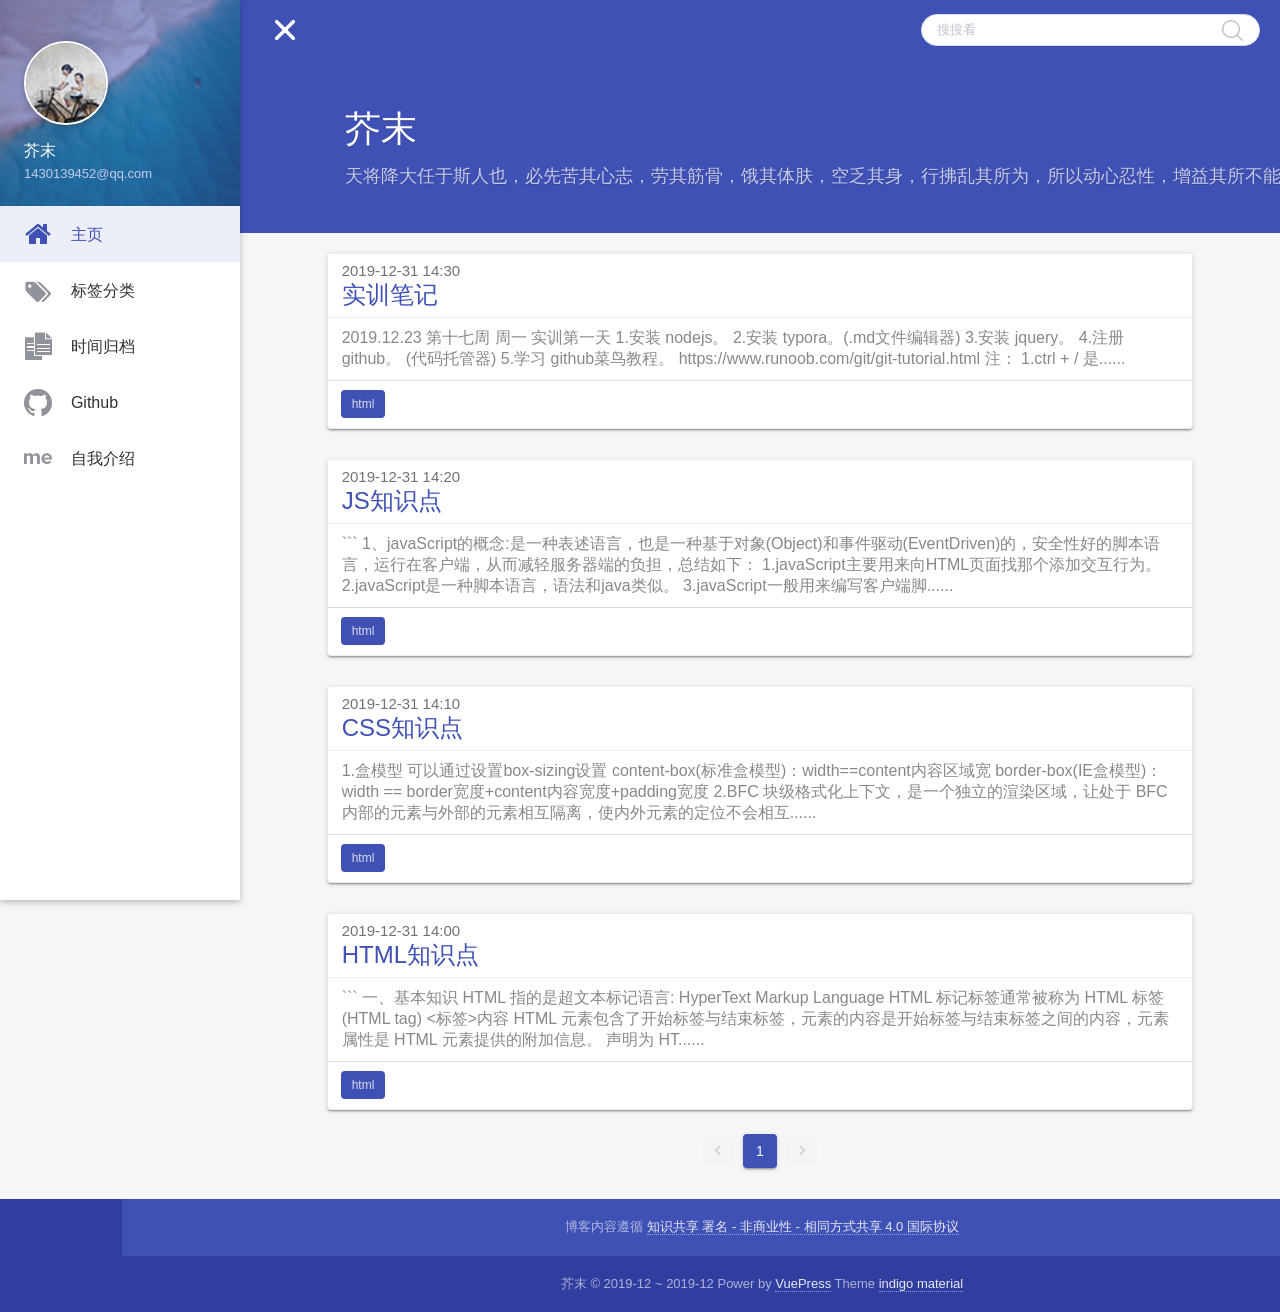
<file: index.html>
<!DOCTYPE html>
<html lang="zh-CN">
  <head>
    <meta charset="utf-8" />
    <meta
      name="viewport"
      content="width=device-width, initial-scale=1, maximum-scale=1, user-scalable=no, minimal-ui"
    />
    <title>芥末</title>
    <meta name="description" content="天将降大任于斯人也，必先苦其心志，劳其筋骨，饿其体肤，空乏其身，行拂乱其所为，所以动心忍性，增益其所不能。" />
    <meta property="og:type" content="website" />
    <meta property="og:title" content="芥末" />
    <meta property="og:site_name" content="芥末" />
    <meta property="og:locale" content="zh-CN" />
    <meta name="twitter:card" content="summary" />
    <meta name="twitter:title" content="芥末" />
    <link rel="shortcut icon" href="/favicon.ico">
    
    <link rel="preload" href="/assets/css/0.styles.4c862405.css" as="style"><link rel="preload" href="/assets/js/app.96fa8ca2.js" as="script"><link rel="preload" href="/assets/js/1.716af554.js" as="script"><link rel="preload" href="/assets/js/14.8638e8d8.js" as="script"><link rel="preload" href="/assets/js/5.68c0f73b.js" as="script"><link rel="preload" href="/assets/js/7.b1d1a3c7.js" as="script"><link rel="preload" href="/assets/js/9.c16d6f98.js" as="script"><link rel="preload" href="/assets/js/12.e8232952.js" as="script"><link rel="preload" href="/assets/js/13.61227677.js" as="script"><link rel="preload" href="/assets/js/15.1a7d8497.js" as="script"><link rel="prefetch" href="/assets/js/10.82ed8db1.js"><link rel="prefetch" href="/assets/js/11.91251a4f.js"><link rel="prefetch" href="/assets/js/16.7a9277a4.js"><link rel="prefetch" href="/assets/js/17.41a5d64f.js"><link rel="prefetch" href="/assets/js/18.af203059.js"><link rel="prefetch" href="/assets/js/19.4450b618.js"><link rel="prefetch" href="/assets/js/20.2419a7a1.js"><link rel="prefetch" href="/assets/js/21.09dcb0e3.js"><link rel="prefetch" href="/assets/js/22.d736c226.js"><link rel="prefetch" href="/assets/js/23.0e36b0d7.js"><link rel="prefetch" href="/assets/js/24.70365e91.js"><link rel="prefetch" href="/assets/js/25.d3e3e435.js"><link rel="prefetch" href="/assets/js/4.61eb1fcd.js"><link rel="prefetch" href="/assets/js/6.cf863b70.js"><link rel="prefetch" href="/assets/js/8.5037a30b.js"><link rel="prefetch" href="/assets/js/search.0eebeb0e.js">
    <link rel="stylesheet" href="/assets/css/0.styles.4c862405.css">
  </head>
  <body>
    <div id="loader-wrapper" style="display: none;opacity:0">
      <div id="loader"></div>
      <div class="loader-section section-left"></div>
      <div class="loader-section section-right"></div>
    </div>
    <div id="app" data-server-rendered="true"><div style="height:100%;" data-v-60762676><section class="el-container main-container" data-v-60762676><aside class="el-aside menu" style="width:auto;" data-v-09011f04 data-v-60762676><ul role="menubar" class="menu-wrap el-menu" style="background-color:;" data-v-09011f04><li data-v-09011f04><div class="brand-wrap" style="background-image:url(/brand.jpg);" data-v-09011f04><div class="brand" data-v-09011f04><a href="/" class="avatar waves-effect waves-circle waves-light router-link-exact-active router-link-active" data-v-09011f04><img src="/avatar.jpg" data-v-09011f04></a> <hgroup class="introduce" data-v-09011f04><div class="nickname" data-v-09011f04>芥末</div> <a title="1430139452@qq.com" class="mail" data-v-09011f04>1430139452@qq.com</a></hgroup></div></div></li> <li role="menuitem" tabindex="-1" class="el-menu-item is-active" style="padding-left:20px;color:#3f51b5;background-color:;" data-v-09011f04><i class="iconfont icon-home" data-v-09011f04></i> <span class="item-title" data-v-09011f04>主页</span></li> <li role="menuitem" tabindex="-1" class="el-menu-item" style="padding-left:20px;color:;background-color:;" data-v-09011f04><i class="iconfont icon-biaoqian" data-v-09011f04></i> <span class="item-title" data-v-09011f04>标签分类</span></li> <li role="menuitem" tabindex="-1" class="el-menu-item" style="padding-left:20px;color:;background-color:;" data-v-09011f04><i class="iconfont icon-wenzhang" data-v-09011f04></i> <span class="item-title" data-v-09011f04>时间归档</span></li> <li role="menuitem" tabindex="-1" class="el-menu-item" style="padding-left:20px;color:;background-color:;" data-v-09011f04><i class="iconfont icon-github" data-v-09011f04></i> <span class="item-title" data-v-09011f04>Github</span></li> <li role="menuitem" tabindex="-1" class="el-menu-item" style="padding-left:20px;color:;background-color:;" data-v-09011f04><i class="iconfont icon-aboutme" data-v-09011f04></i> <span class="item-title" data-v-09011f04>自我介绍</span></li></ul></aside> <section class="el-container container-warp" data-v-60762676><header id="topHeader" class="el-header top-header" style="height:60px;padding-left:260px;" data-v-7429231c data-v-60762676><div class="header-warp el-row is-align-middle el-row--flex" data-v-7429231c><div class="el-col el-col-12 el-col-xs-7" data-v-7429231c><div class="el-row is-align-middle el-row--flex" data-v-7429231c><div class="el-col el-col-2" data-v-7429231c><button type="button" class="el-button el-button--primary is-circle" data-v-7429231c><!----><!----><span><i class="iconfont icon-caidan" data-v-7429231c></i></span></button></div></div></div> <div class="el-col el-col-20 el-col-xs-24" data-v-7429231c><div class="grid-content bg-purple-light" data-v-7429231c><div class="el-row is-justify-end is-align-middle el-row--flex" data-v-7429231c><div class="el-col el-col-13 el-col-xs-24 el-col-sm-21 el-col-md-17 el-col-lg-13" data-v-7429231c><div aria-haspopup="listbox" role="combobox" aria-owns="el-autocomplete-5918" class="el-autocomplete search-input" data-v-7429231c><div class="el-input el-input--small el-input--suffix"><!----><input type="text" autocomplete="off" valueKey="value" popperClass="search-popper" placeholder="搜搜看" fetchSuggestions="function () { [native code] }" debounce="300" placement="bottom-start" popperAppendToBody="true" value="" class="el-input__inner"><!----><span class="el-input__suffix"><span class="el-input__suffix-inner"><i class="el-input__icon el-icon-search search-ico" data-v-7429231c></i><!----></span><!----></span><!----></div><div role="region" class="el-autocomplete-suggestion el-popper search-popper" style="width:;display:none;"><div class="el-scrollbar"><div class="el-autocomplete-suggestion__wrap el-scrollbar__wrap el-scrollbar__wrap--hidden-default"><ul class="el-scrollbar__view el-autocomplete-suggestion__list"></ul></div><div class="el-scrollbar__bar is-horizontal"><div class="el-scrollbar__thumb" style="width:0;transform:translateX(0%);ms-transform:translateX(0%);webkit-transform:translateX(0%);"></div></div><div class="el-scrollbar__bar is-vertical"><div class="el-scrollbar__thumb" style="height:0;transform:translateY(0%);ms-transform:translateY(0%);webkit-transform:translateY(0%);"></div></div></div></div></div></div></div></div></div></div></header> <main class="el-main my-main" style="margin-left:240px;" data-v-4fec0d22 data-v-60762676><div class="content-header index-header" data-v-0d2aefce data-v-4fec0d22><div class="container fade-scale in" data-v-0d2aefce><h1 id="conentHeader" class="title" data-v-0d2aefce>芥末</h1> <h5 class="subtitle" data-v-0d2aefce>天将降大任于斯人也，必先苦其心志，劳其筋骨，饿其体肤，空乏其身，行拂乱其所为，所以动心忍性，增益其所不能。</h5></div></div> <div class="marginTop" data-v-6dde567c data-v-4fec0d22><div class="el-row is-justify-center is-align-middle el-row--flex" data-v-6dde567c><div class="post-card el-col el-col-20 el-col-xs-23 el-col-sm-23 el-col-md-23 el-col-lg-20" data-v-6dde567c><div class="el-card box-card is-always-shadow" data-v-6dde567c><div class="el-card__header"><div data-v-6dde567c><p class="post-title-time" data-v-6dde567c>2019-12-31 14:30</p> <a href="/posts/%E5%AE%9E%E8%AE%AD.html" class="post-title-link" data-v-6dde567c>实训笔记</a></div></div><div class="el-card__body"> <div data-v-6dde567c><div data-v-6dde567c><div class="post-excerpt" data-v-6dde567c>  2019.12.23    第十七周    周一    实训第一天    1.安装 nodejs。  2.安装 typora。(.md文件编辑器)  3.安装 jquery。  4.注册 github。    (代码托管器)  5.学习 github菜鸟教程。    https://www.runoob.com/git/git-tutorial.html  注：  1.ctrl + / 是......</div></div> <div class="post-footer" data-v-6dde567c><span class="el-tag el-tag--medium is-hit" data-v-6dde567c>html</span></div></div></div></div></div></div><div class="el-row is-justify-center is-align-middle el-row--flex" data-v-6dde567c><div class="post-card el-col el-col-20 el-col-xs-23 el-col-sm-23 el-col-md-23 el-col-lg-20" data-v-6dde567c><div class="el-card box-card is-always-shadow" data-v-6dde567c><div class="el-card__header"><div data-v-6dde567c><p class="post-title-time" data-v-6dde567c>2019-12-31 14:20</p> <a href="/posts/js.html" class="post-title-link" data-v-6dde567c>JS知识点</a></div></div><div class="el-card__body"> <div data-v-6dde567c><div data-v-6dde567c><div class="post-excerpt" data-v-6dde567c> ```  1、javaScript的概念:是一种表述语言，也是一种基于对象(Object)和事件驱动(EventDriven)的，安全性好的脚本语言，运行在客户端，从而减轻服务器端的负担，总结如下：     1.javaScript主要用来向HTML页面找那个添加交互行为。     2.javaScript是一种脚本语言，语法和java类似。     3.javaScript一般用来编写客户端脚......</div></div> <div class="post-footer" data-v-6dde567c><span class="el-tag el-tag--medium is-hit" data-v-6dde567c>html</span></div></div></div></div></div></div><div class="el-row is-justify-center is-align-middle el-row--flex" data-v-6dde567c><div class="post-card el-col el-col-20 el-col-xs-23 el-col-sm-23 el-col-md-23 el-col-lg-20" data-v-6dde567c><div class="el-card box-card is-always-shadow" data-v-6dde567c><div class="el-card__header"><div data-v-6dde567c><p class="post-title-time" data-v-6dde567c>2019-12-31 14:10</p> <a href="/posts/css.html" class="post-title-link" data-v-6dde567c>CSS知识点</a></div></div><div class="el-card__body"> <div data-v-6dde567c><div data-v-6dde567c><div class="post-excerpt" data-v-6dde567c> 1.盒模型    可以通过设置box-sizing设置    content-box(标准盒模型)：width==content内容区域宽    border-box(IE盒模型)：width == border宽度+content内容宽度+padding宽度    2.BFC    块级格式化上下文，是一个独立的渲染区域，让处于 BFC 内部的元素与外部的元素相互隔离，使内外元素的定位不会相互......</div></div> <div class="post-footer" data-v-6dde567c><span class="el-tag el-tag--medium is-hit" data-v-6dde567c>html</span></div></div></div></div></div></div><div class="el-row is-justify-center is-align-middle el-row--flex" data-v-6dde567c><div class="post-card el-col el-col-20 el-col-xs-23 el-col-sm-23 el-col-md-23 el-col-lg-20" data-v-6dde567c><div class="el-card box-card is-always-shadow" data-v-6dde567c><div class="el-card__header"><div data-v-6dde567c><p class="post-title-time" data-v-6dde567c>2019-12-31 14:00</p> <a href="/posts/html.html" class="post-title-link" data-v-6dde567c>HTML知识点</a></div></div><div class="el-card__body"> <div data-v-6dde567c><div data-v-6dde567c><div class="post-excerpt" data-v-6dde567c> ```  一、基本知识    HTML 指的是超文本标记语言: HyperText Markup Language    HTML 标记标签通常被称为 HTML 标签 (HTML tag)  <标签>内容</标签>    HTML 元素包含了开始标签与结束标签，元素的内容是开始标签与结束标签之间的内容，元素属性是 HTML 元素提供的附加信息。    <!DOCTYPE html> 声明为 HT......</div></div> <div class="post-footer" data-v-6dde567c><span class="el-tag el-tag--medium is-hit" data-v-6dde567c>html</span></div></div></div></div></div></div> <div class="pagination-wrap el-row is-justify-center is-align-middle el-row--flex" data-v-6dde567c><div class="el-col el-col-16 el-col-xs-24 el-col-sm-20 el-col-md-18 el-col-lg-16" data-v-6dde567c><div class="pagination el-pagination is-background" data-v-6dde567c><button type="button" disabled="disabled" class="btn-prev"><i class="el-icon el-icon-arrow-left"></i></button><ul class="el-pager"><li class="number active">1</li><!----><!----><!----></ul><button type="button" disabled="disabled" class="btn-next"><i class="el-icon el-icon-arrow-right"></i></button></div></div></div></div></main></section> <button type="button" class="el-button gotop-btn el-button--primary is-circle" data-v-0ca947a2 data-v-60762676><!----><!----><span><i class="el-icon-arrow-up" data-v-0ca947a2></i></span></button></section> <footer class="el-footer container-footer" style="height:60px;" data-v-d5fdfe92 data-v-60762676><div class="footer-warp el-row is-justify-center is-align-center el-row--flex footerMargin" data-v-d5fdfe92><div class="footer-top el-col el-col-24" data-v-d5fdfe92><p class="ellipsis" data-v-d5fdfe92><span data-v-d5fdfe92>
          博客内容遵循
          <a rel="license" href="https://creativecommons.org/licenses/by-nc-sa/4.0/deed.zh" data-v-d5fdfe92>知识共享 署名 - 非商业性 - 相同方式共享 4.0 国际协议</a></span></p></div> <div class="footer-bottom el-col el-col-24" data-v-d5fdfe92><p class="ellipsis" data-v-d5fdfe92><span data-v-d5fdfe92><span data-v-d5fdfe92>
            芥末 © 2019-12 ~ 2019-12
          </span></span> <span data-v-d5fdfe92>
          Power by
          <a href="https://vuepress.vuejs.org/zh/" target="_blank" data-v-d5fdfe92>VuePress</a> Theme
          <a href="https://github.com/zhhlwd/vuepress-theme-indigo-material" target="_blank" data-v-d5fdfe92>indigo material</a></span></p></div></div></footer> <div class="overlay" data-v-60762676></div></div><div class="global-ui"></div></div>
    <script src="/assets/js/app.96fa8ca2.js" defer></script><script src="/assets/js/1.716af554.js" defer></script><script src="/assets/js/14.8638e8d8.js" defer></script><script src="/assets/js/5.68c0f73b.js" defer></script><script src="/assets/js/7.b1d1a3c7.js" defer></script><script src="/assets/js/9.c16d6f98.js" defer></script><script src="/assets/js/12.e8232952.js" defer></script><script src="/assets/js/13.61227677.js" defer></script><script src="/assets/js/15.1a7d8497.js" defer></script>
  </body>
</html>
</file>
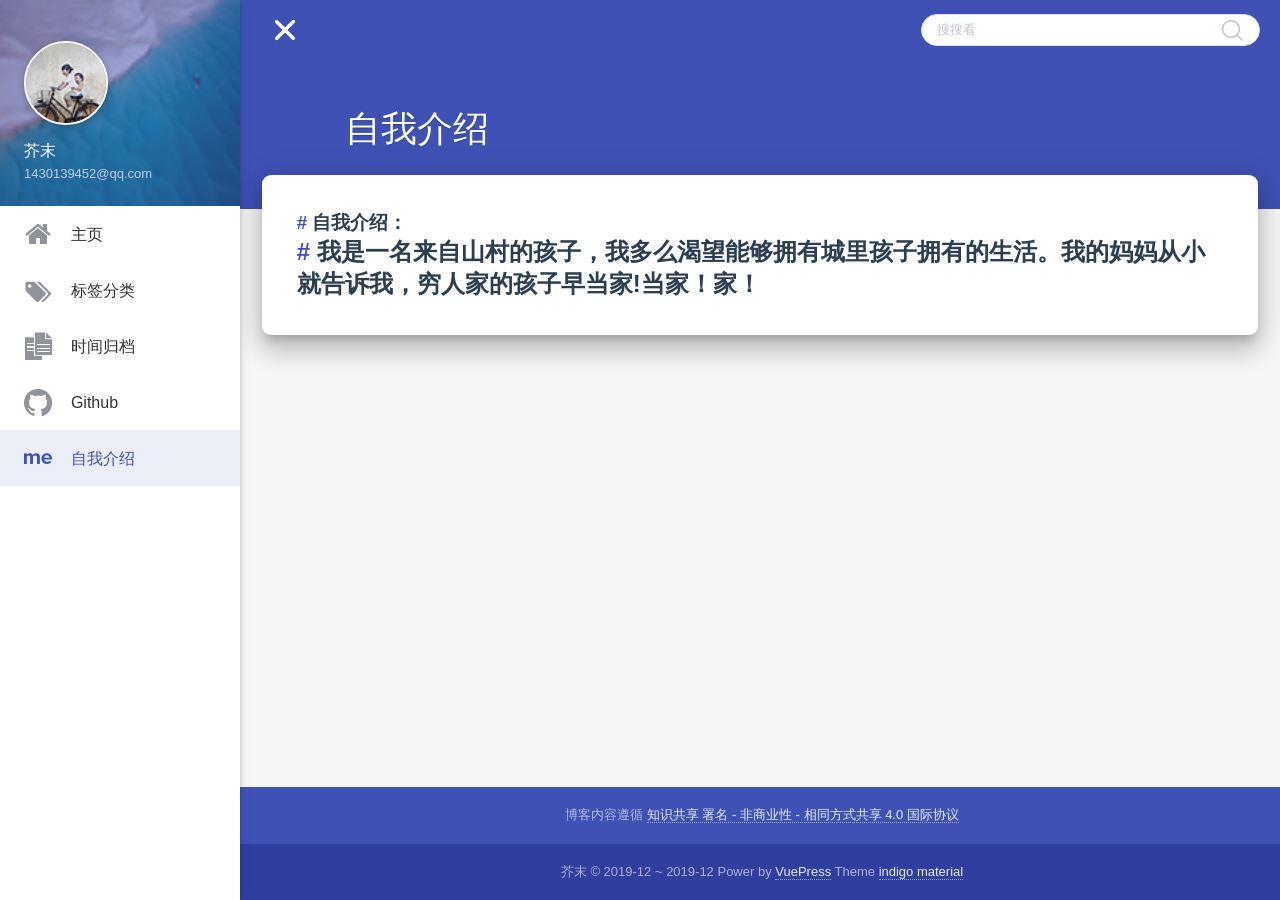
<file: about/index.html>
<!DOCTYPE html>
<html lang="zh-CN">
  <head>
    <meta charset="utf-8" />
    <meta
      name="viewport"
      content="width=device-width, initial-scale=1, maximum-scale=1, user-scalable=no, minimal-ui"
    />
    <title>自我介绍： | 芥末</title>
    <meta name="description" content="天将降大任于斯人也，必先苦其心志，劳其筋骨，饿其体肤，空乏其身，行拂乱其所为，所以动心忍性，增益其所不能。" />
    <meta property="og:type" content="website" />
    <meta property="og:title" content="自我介绍： | 芥末" />
    <meta property="og:site_name" content="自我介绍： | 芥末" />
    <meta property="og:locale" content="zh-CN" />
    <meta name="twitter:card" content="summary" />
    <meta name="twitter:title" content="自我介绍： | 芥末" />
    <link rel="shortcut icon" href="/favicon.ico">
    
    <link rel="preload" href="/assets/css/0.styles.4c862405.css" as="style"><link rel="preload" href="/assets/js/app.96fa8ca2.js" as="script"><link rel="preload" href="/assets/js/1.716af554.js" as="script"><link rel="preload" href="/assets/js/14.8638e8d8.js" as="script"><link rel="preload" href="/assets/js/5.68c0f73b.js" as="script"><link rel="preload" href="/assets/js/7.b1d1a3c7.js" as="script"><link rel="preload" href="/assets/js/9.c16d6f98.js" as="script"><link rel="preload" href="/assets/js/10.82ed8db1.js" as="script"><link rel="preload" href="/assets/js/17.41a5d64f.js" as="script"><link rel="preload" href="/assets/js/13.61227677.js" as="script"><link rel="preload" href="/assets/js/15.1a7d8497.js" as="script"><link rel="prefetch" href="/assets/js/11.91251a4f.js"><link rel="prefetch" href="/assets/js/12.e8232952.js"><link rel="prefetch" href="/assets/js/16.7a9277a4.js"><link rel="prefetch" href="/assets/js/18.af203059.js"><link rel="prefetch" href="/assets/js/19.4450b618.js"><link rel="prefetch" href="/assets/js/20.2419a7a1.js"><link rel="prefetch" href="/assets/js/21.09dcb0e3.js"><link rel="prefetch" href="/assets/js/22.d736c226.js"><link rel="prefetch" href="/assets/js/23.0e36b0d7.js"><link rel="prefetch" href="/assets/js/24.70365e91.js"><link rel="prefetch" href="/assets/js/25.d3e3e435.js"><link rel="prefetch" href="/assets/js/4.61eb1fcd.js"><link rel="prefetch" href="/assets/js/6.cf863b70.js"><link rel="prefetch" href="/assets/js/8.5037a30b.js"><link rel="prefetch" href="/assets/js/search.0eebeb0e.js">
    <link rel="stylesheet" href="/assets/css/0.styles.4c862405.css">
  </head>
  <body>
    <div id="loader-wrapper" style="display: none;opacity:0">
      <div id="loader"></div>
      <div class="loader-section section-left"></div>
      <div class="loader-section section-right"></div>
    </div>
    <div id="app" data-server-rendered="true"><div style="height:100%;" data-v-60762676><section class="el-container main-container" data-v-60762676><aside class="el-aside menu" style="width:auto;" data-v-09011f04 data-v-60762676><ul role="menubar" class="menu-wrap el-menu" style="background-color:;" data-v-09011f04><li data-v-09011f04><div class="brand-wrap" style="background-image:url(/brand.jpg);" data-v-09011f04><div class="brand" data-v-09011f04><a href="/" class="avatar waves-effect waves-circle waves-light router-link-active" data-v-09011f04><img src="/avatar.jpg" data-v-09011f04></a> <hgroup class="introduce" data-v-09011f04><div class="nickname" data-v-09011f04>芥末</div> <a title="1430139452@qq.com" class="mail" data-v-09011f04>1430139452@qq.com</a></hgroup></div></div></li> <li role="menuitem" tabindex="-1" class="el-menu-item" style="padding-left:20px;color:;background-color:;" data-v-09011f04><i class="iconfont icon-home" data-v-09011f04></i> <span class="item-title" data-v-09011f04>主页</span></li> <li role="menuitem" tabindex="-1" class="el-menu-item" style="padding-left:20px;color:;background-color:;" data-v-09011f04><i class="iconfont icon-biaoqian" data-v-09011f04></i> <span class="item-title" data-v-09011f04>标签分类</span></li> <li role="menuitem" tabindex="-1" class="el-menu-item" style="padding-left:20px;color:;background-color:;" data-v-09011f04><i class="iconfont icon-wenzhang" data-v-09011f04></i> <span class="item-title" data-v-09011f04>时间归档</span></li> <li role="menuitem" tabindex="-1" class="el-menu-item" style="padding-left:20px;color:;background-color:;" data-v-09011f04><i class="iconfont icon-github" data-v-09011f04></i> <span class="item-title" data-v-09011f04>Github</span></li> <li role="menuitem" tabindex="-1" class="el-menu-item is-active" style="padding-left:20px;color:#3f51b5;background-color:;" data-v-09011f04><i class="iconfont icon-aboutme" data-v-09011f04></i> <span class="item-title" data-v-09011f04>自我介绍</span></li></ul></aside> <section class="el-container container-warp" data-v-60762676><header id="topHeader" class="el-header top-header" style="height:60px;padding-left:260px;" data-v-7429231c data-v-60762676><div class="header-warp el-row is-align-middle el-row--flex" data-v-7429231c><div class="el-col el-col-12 el-col-xs-7" data-v-7429231c><div class="el-row is-align-middle el-row--flex" data-v-7429231c><div class="el-col el-col-2" data-v-7429231c><button type="button" class="el-button el-button--primary is-circle" data-v-7429231c><!----><!----><span><i class="iconfont icon-caidan" data-v-7429231c></i></span></button></div></div></div> <div class="el-col el-col-20 el-col-xs-24" data-v-7429231c><div class="grid-content bg-purple-light" data-v-7429231c><div class="el-row is-justify-end is-align-middle el-row--flex" data-v-7429231c><div class="el-col el-col-13 el-col-xs-24 el-col-sm-21 el-col-md-17 el-col-lg-13" data-v-7429231c><div aria-haspopup="listbox" role="combobox" aria-owns="el-autocomplete-6432" class="el-autocomplete search-input" data-v-7429231c><div class="el-input el-input--small el-input--suffix"><!----><input type="text" autocomplete="off" valueKey="value" popperClass="search-popper" placeholder="搜搜看" fetchSuggestions="function () { [native code] }" debounce="300" placement="bottom-start" popperAppendToBody="true" value="" class="el-input__inner"><!----><span class="el-input__suffix"><span class="el-input__suffix-inner"><i class="el-input__icon el-icon-search search-ico" data-v-7429231c></i><!----></span><!----></span><!----></div><div role="region" class="el-autocomplete-suggestion el-popper search-popper" style="width:;display:none;"><div class="el-scrollbar"><div class="el-autocomplete-suggestion__wrap el-scrollbar__wrap el-scrollbar__wrap--hidden-default"><ul class="el-scrollbar__view el-autocomplete-suggestion__list"></ul></div><div class="el-scrollbar__bar is-horizontal"><div class="el-scrollbar__thumb" style="width:0;transform:translateX(0%);ms-transform:translateX(0%);webkit-transform:translateX(0%);"></div></div><div class="el-scrollbar__bar is-vertical"><div class="el-scrollbar__thumb" style="height:0;transform:translateY(0%);ms-transform:translateY(0%);webkit-transform:translateY(0%);"></div></div></div></div></div></div></div></div></div></div></header> <main class="el-main my-main" style="margin-left:240px;" data-v-4fec0d22 data-v-60762676><div class="content-header index-header" data-v-0d2aefce data-v-4fec0d22><div class="container fade-scale in" data-v-0d2aefce><h1 id="conentHeader" class="title" data-v-0d2aefce>自我介绍</h1> <h5 class="subtitle" data-v-0d2aefce></h5></div></div> <div class="post-content el-row is-justify-center el-row--flex" data-v-7188680e data-v-4fec0d22><div id="post-card" class="post-card el-col el-col-24 el-col-xs-24 el-col-sm-23 el-col-md-23 el-col-lg-23" data-v-7188680e><div class="content__default" data-v-7188680e><h1 id="自我介绍："><a href="#自我介绍：" class="header-anchor">#</a> 自我介绍：</h1> <h2 id="我是一名来自山村的孩子，我多么渴望能够拥有城里孩子拥有的生活。我的妈妈从小就告诉我，穷人家的孩子早当家-当家！家！"><a href="#我是一名来自山村的孩子，我多么渴望能够拥有城里孩子拥有的生活。我的妈妈从小就告诉我，穷人家的孩子早当家-当家！家！" class="header-anchor">#</a> 我是一名来自山村的孩子，我多么渴望能够拥有城里孩子拥有的生活。我的妈妈从小就告诉我，穷人家的孩子早当家!当家！家！</h2></div> <span id="footerPost" data-v-7188680e></span></div></div></main></section> <button type="button" class="el-button gotop-btn el-button--primary is-circle" data-v-0ca947a2 data-v-60762676><!----><!----><span><i class="el-icon-arrow-up" data-v-0ca947a2></i></span></button></section> <footer class="el-footer container-footer" style="height:60px;" data-v-d5fdfe92 data-v-60762676><div class="footer-warp el-row is-justify-center is-align-center el-row--flex footerMargin" data-v-d5fdfe92><div class="footer-top el-col el-col-24" data-v-d5fdfe92><p class="ellipsis" data-v-d5fdfe92><span data-v-d5fdfe92>
          博客内容遵循
          <a rel="license" href="https://creativecommons.org/licenses/by-nc-sa/4.0/deed.zh" data-v-d5fdfe92>知识共享 署名 - 非商业性 - 相同方式共享 4.0 国际协议</a></span></p></div> <div class="footer-bottom el-col el-col-24" data-v-d5fdfe92><p class="ellipsis" data-v-d5fdfe92><span data-v-d5fdfe92><span data-v-d5fdfe92>
            芥末 © 2019-12 ~ 2019-12
          </span></span> <span data-v-d5fdfe92>
          Power by
          <a href="https://vuepress.vuejs.org/zh/" target="_blank" data-v-d5fdfe92>VuePress</a> Theme
          <a href="https://github.com/zhhlwd/vuepress-theme-indigo-material" target="_blank" data-v-d5fdfe92>indigo material</a></span></p></div></div></footer> <div class="overlay" data-v-60762676></div></div><div class="global-ui"></div></div>
    <script src="/assets/js/app.96fa8ca2.js" defer></script><script src="/assets/js/1.716af554.js" defer></script><script src="/assets/js/14.8638e8d8.js" defer></script><script src="/assets/js/5.68c0f73b.js" defer></script><script src="/assets/js/7.b1d1a3c7.js" defer></script><script src="/assets/js/9.c16d6f98.js" defer></script><script src="/assets/js/10.82ed8db1.js" defer></script><script src="/assets/js/17.41a5d64f.js" defer></script><script src="/assets/js/13.61227677.js" defer></script><script src="/assets/js/15.1a7d8497.js" defer></script>
  </body>
</html>
</file>
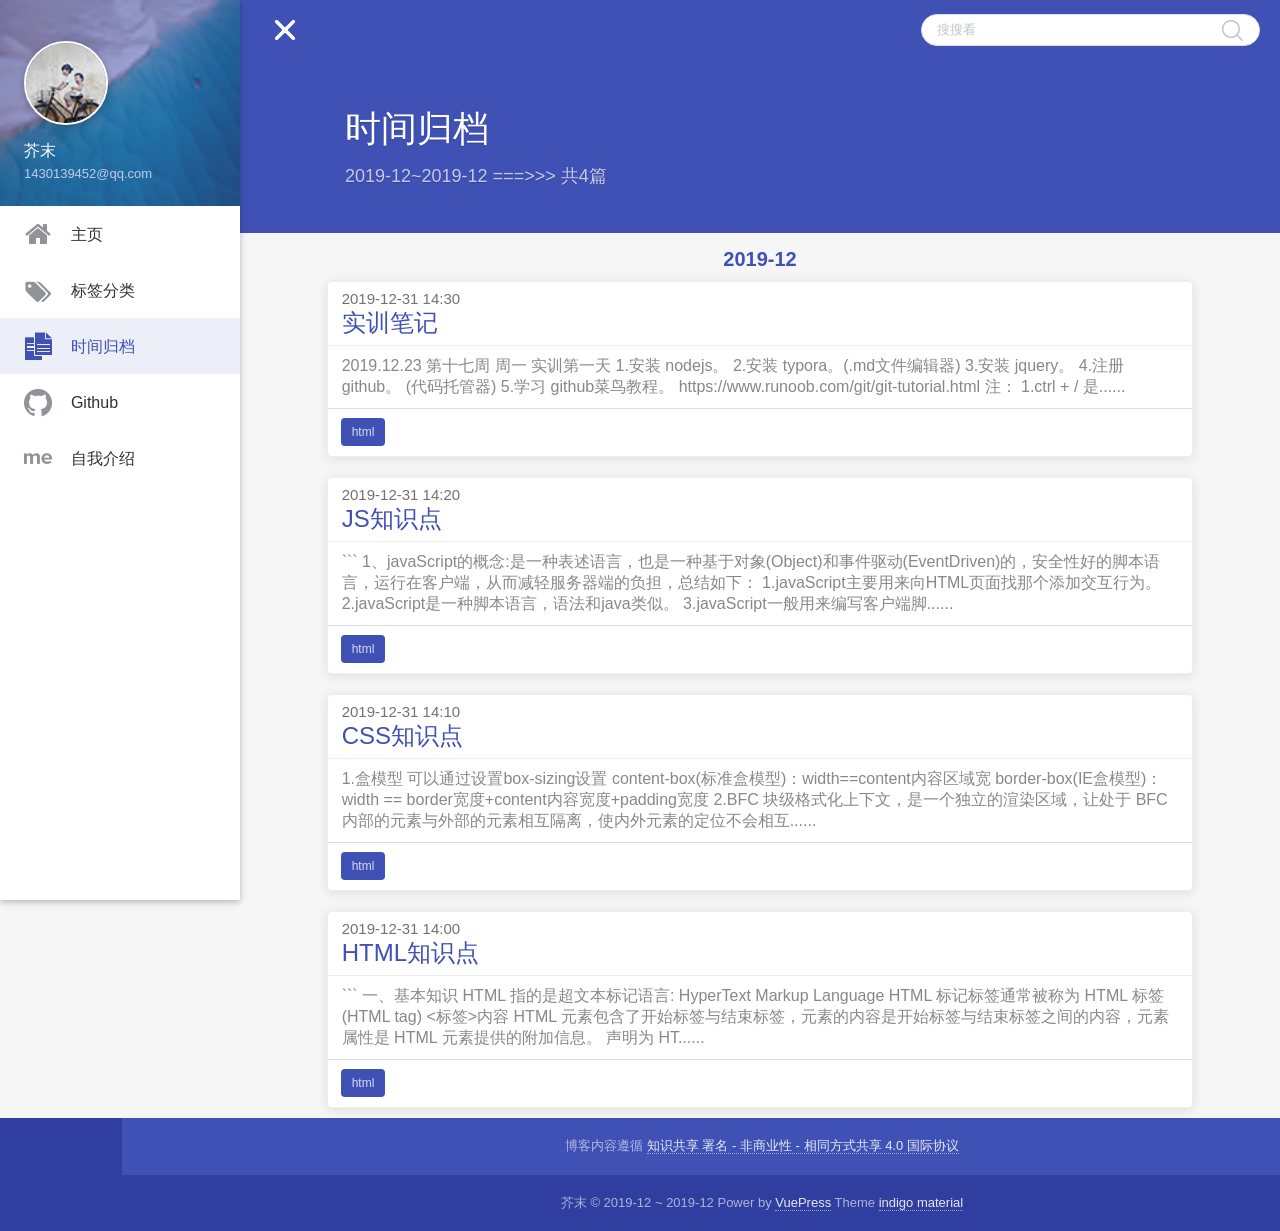
<file: all/index.html>
<!DOCTYPE html>
<html lang="zh-CN">
  <head>
    <meta charset="utf-8" />
    <meta
      name="viewport"
      content="width=device-width, initial-scale=1, maximum-scale=1, user-scalable=no, minimal-ui"
    />
    <title>芥末</title>
    <meta name="description" content="天将降大任于斯人也，必先苦其心志，劳其筋骨，饿其体肤，空乏其身，行拂乱其所为，所以动心忍性，增益其所不能。" />
    <meta property="og:type" content="website" />
    <meta property="og:title" content="芥末" />
    <meta property="og:site_name" content="芥末" />
    <meta property="og:locale" content="zh-CN" />
    <meta name="twitter:card" content="summary" />
    <meta name="twitter:title" content="芥末" />
    <link rel="shortcut icon" href="/favicon.ico">
    
    <link rel="preload" href="/assets/css/0.styles.4c862405.css" as="style"><link rel="preload" href="/assets/js/app.96fa8ca2.js" as="script"><link rel="preload" href="/assets/js/1.716af554.js" as="script"><link rel="preload" href="/assets/js/14.8638e8d8.js" as="script"><link rel="preload" href="/assets/js/5.68c0f73b.js" as="script"><link rel="preload" href="/assets/js/7.b1d1a3c7.js" as="script"><link rel="preload" href="/assets/js/9.c16d6f98.js" as="script"><link rel="preload" href="/assets/js/11.91251a4f.js" as="script"><link rel="preload" href="/assets/js/13.61227677.js" as="script"><link rel="preload" href="/assets/js/15.1a7d8497.js" as="script"><link rel="prefetch" href="/assets/js/10.82ed8db1.js"><link rel="prefetch" href="/assets/js/12.e8232952.js"><link rel="prefetch" href="/assets/js/16.7a9277a4.js"><link rel="prefetch" href="/assets/js/17.41a5d64f.js"><link rel="prefetch" href="/assets/js/18.af203059.js"><link rel="prefetch" href="/assets/js/19.4450b618.js"><link rel="prefetch" href="/assets/js/20.2419a7a1.js"><link rel="prefetch" href="/assets/js/21.09dcb0e3.js"><link rel="prefetch" href="/assets/js/22.d736c226.js"><link rel="prefetch" href="/assets/js/23.0e36b0d7.js"><link rel="prefetch" href="/assets/js/24.70365e91.js"><link rel="prefetch" href="/assets/js/25.d3e3e435.js"><link rel="prefetch" href="/assets/js/4.61eb1fcd.js"><link rel="prefetch" href="/assets/js/6.cf863b70.js"><link rel="prefetch" href="/assets/js/8.5037a30b.js"><link rel="prefetch" href="/assets/js/search.0eebeb0e.js">
    <link rel="stylesheet" href="/assets/css/0.styles.4c862405.css">
  </head>
  <body>
    <div id="loader-wrapper" style="display: none;opacity:0">
      <div id="loader"></div>
      <div class="loader-section section-left"></div>
      <div class="loader-section section-right"></div>
    </div>
    <div id="app" data-server-rendered="true"><div style="height:100%;" data-v-60762676><section class="el-container main-container" data-v-60762676><aside class="el-aside menu" style="width:auto;" data-v-09011f04 data-v-60762676><ul role="menubar" class="menu-wrap el-menu" style="background-color:;" data-v-09011f04><li data-v-09011f04><div class="brand-wrap" style="background-image:url(/brand.jpg);" data-v-09011f04><div class="brand" data-v-09011f04><a href="/" class="avatar waves-effect waves-circle waves-light router-link-active" data-v-09011f04><img src="/avatar.jpg" data-v-09011f04></a> <hgroup class="introduce" data-v-09011f04><div class="nickname" data-v-09011f04>芥末</div> <a title="1430139452@qq.com" class="mail" data-v-09011f04>1430139452@qq.com</a></hgroup></div></div></li> <li role="menuitem" tabindex="-1" class="el-menu-item" style="padding-left:20px;color:;background-color:;" data-v-09011f04><i class="iconfont icon-home" data-v-09011f04></i> <span class="item-title" data-v-09011f04>主页</span></li> <li role="menuitem" tabindex="-1" class="el-menu-item" style="padding-left:20px;color:;background-color:;" data-v-09011f04><i class="iconfont icon-biaoqian" data-v-09011f04></i> <span class="item-title" data-v-09011f04>标签分类</span></li> <li role="menuitem" tabindex="-1" class="el-menu-item is-active" style="padding-left:20px;color:#3f51b5;background-color:;" data-v-09011f04><i class="iconfont icon-wenzhang" data-v-09011f04></i> <span class="item-title" data-v-09011f04>时间归档</span></li> <li role="menuitem" tabindex="-1" class="el-menu-item" style="padding-left:20px;color:;background-color:;" data-v-09011f04><i class="iconfont icon-github" data-v-09011f04></i> <span class="item-title" data-v-09011f04>Github</span></li> <li role="menuitem" tabindex="-1" class="el-menu-item" style="padding-left:20px;color:;background-color:;" data-v-09011f04><i class="iconfont icon-aboutme" data-v-09011f04></i> <span class="item-title" data-v-09011f04>自我介绍</span></li></ul></aside> <section class="el-container container-warp" data-v-60762676><header id="topHeader" class="el-header top-header" style="height:60px;padding-left:260px;" data-v-7429231c data-v-60762676><div class="header-warp el-row is-align-middle el-row--flex" data-v-7429231c><div class="el-col el-col-12 el-col-xs-7" data-v-7429231c><div class="el-row is-align-middle el-row--flex" data-v-7429231c><div class="el-col el-col-2" data-v-7429231c><button type="button" class="el-button el-button--primary is-circle" data-v-7429231c><!----><!----><span><i class="iconfont icon-caidan" data-v-7429231c></i></span></button></div></div></div> <div class="el-col el-col-20 el-col-xs-24" data-v-7429231c><div class="grid-content bg-purple-light" data-v-7429231c><div class="el-row is-justify-end is-align-middle el-row--flex" data-v-7429231c><div class="el-col el-col-13 el-col-xs-24 el-col-sm-21 el-col-md-17 el-col-lg-13" data-v-7429231c><div aria-haspopup="listbox" role="combobox" aria-owns="el-autocomplete-3307" class="el-autocomplete search-input" data-v-7429231c><div class="el-input el-input--small el-input--suffix"><!----><input type="text" autocomplete="off" valueKey="value" popperClass="search-popper" placeholder="搜搜看" fetchSuggestions="function () { [native code] }" debounce="300" placement="bottom-start" popperAppendToBody="true" value="" class="el-input__inner"><!----><span class="el-input__suffix"><span class="el-input__suffix-inner"><i class="el-input__icon el-icon-search search-ico" data-v-7429231c></i><!----></span><!----></span><!----></div><div role="region" class="el-autocomplete-suggestion el-popper search-popper" style="width:;display:none;"><div class="el-scrollbar"><div class="el-autocomplete-suggestion__wrap el-scrollbar__wrap el-scrollbar__wrap--hidden-default"><ul class="el-scrollbar__view el-autocomplete-suggestion__list"></ul></div><div class="el-scrollbar__bar is-horizontal"><div class="el-scrollbar__thumb" style="width:0;transform:translateX(0%);ms-transform:translateX(0%);webkit-transform:translateX(0%);"></div></div><div class="el-scrollbar__bar is-vertical"><div class="el-scrollbar__thumb" style="height:0;transform:translateY(0%);ms-transform:translateY(0%);webkit-transform:translateY(0%);"></div></div></div></div></div></div></div></div></div></div></header> <main class="el-main my-main" style="margin-left:240px;" data-v-4fec0d22 data-v-60762676><div class="content-header index-header" data-v-0d2aefce data-v-4fec0d22><div class="container fade-scale in" data-v-0d2aefce><h1 id="conentHeader" class="title" data-v-0d2aefce>时间归档</h1> <h5 class="subtitle" data-v-0d2aefce></h5></div></div> <div class="all-warp" data-v-42dacdfd data-v-4fec0d22><div data-v-42dacdfd><h3 data-v-42dacdfd>2019-12</h3> <div class="post-warp el-row is-justify-center is-align-middle el-row--flex" data-v-42dacdfd><!----><div class="post post-card el-col el-col-20 el-col-xs-23 el-col-sm-23 el-col-md-23 el-col-lg-20" data-v-42dacdfd><div class="el-card box-card is-always-shadow" data-v-42dacdfd><div class="el-card__header"><div data-v-42dacdfd><p class="post-title-time" data-v-42dacdfd>2019-12-31 14:30</p> <a href="/posts/%E5%AE%9E%E8%AE%AD.html" class="post-title-link" data-v-42dacdfd>实训笔记</a></div></div><div class="el-card__body"> <div data-v-42dacdfd><div data-v-42dacdfd><div class="post-excerpt" data-v-42dacdfd>  2019.12.23    第十七周    周一    实训第一天    1.安装 nodejs。  2.安装 typora。(.md文件编辑器)  3.安装 jquery。  4.注册 github。    (代码托管器)  5.学习 github菜鸟教程。    https://www.runoob.com/git/git-tutorial.html  注：  1.ctrl + / 是......</div></div> <div class="post-footer" data-v-42dacdfd><span class="el-tag el-tag--medium is-hit" data-v-42dacdfd>html</span></div></div></div></div></div><div class="post post-card el-col el-col-20 el-col-xs-23 el-col-sm-23 el-col-md-23 el-col-lg-20" data-v-42dacdfd><div class="el-card box-card is-always-shadow" data-v-42dacdfd><div class="el-card__header"><div data-v-42dacdfd><p class="post-title-time" data-v-42dacdfd>2019-12-31 14:20</p> <a href="/posts/js.html" class="post-title-link" data-v-42dacdfd>JS知识点</a></div></div><div class="el-card__body"> <div data-v-42dacdfd><div data-v-42dacdfd><div class="post-excerpt" data-v-42dacdfd> ```  1、javaScript的概念:是一种表述语言，也是一种基于对象(Object)和事件驱动(EventDriven)的，安全性好的脚本语言，运行在客户端，从而减轻服务器端的负担，总结如下：     1.javaScript主要用来向HTML页面找那个添加交互行为。     2.javaScript是一种脚本语言，语法和java类似。     3.javaScript一般用来编写客户端脚......</div></div> <div class="post-footer" data-v-42dacdfd><span class="el-tag el-tag--medium is-hit" data-v-42dacdfd>html</span></div></div></div></div></div><div class="post post-card el-col el-col-20 el-col-xs-23 el-col-sm-23 el-col-md-23 el-col-lg-20" data-v-42dacdfd><div class="el-card box-card is-always-shadow" data-v-42dacdfd><div class="el-card__header"><div data-v-42dacdfd><p class="post-title-time" data-v-42dacdfd>2019-12-31 14:10</p> <a href="/posts/css.html" class="post-title-link" data-v-42dacdfd>CSS知识点</a></div></div><div class="el-card__body"> <div data-v-42dacdfd><div data-v-42dacdfd><div class="post-excerpt" data-v-42dacdfd> 1.盒模型    可以通过设置box-sizing设置    content-box(标准盒模型)：width==content内容区域宽    border-box(IE盒模型)：width == border宽度+content内容宽度+padding宽度    2.BFC    块级格式化上下文，是一个独立的渲染区域，让处于 BFC 内部的元素与外部的元素相互隔离，使内外元素的定位不会相互......</div></div> <div class="post-footer" data-v-42dacdfd><span class="el-tag el-tag--medium is-hit" data-v-42dacdfd>html</span></div></div></div></div></div><div class="post post-card el-col el-col-20 el-col-xs-23 el-col-sm-23 el-col-md-23 el-col-lg-20" data-v-42dacdfd><div class="el-card box-card is-always-shadow" data-v-42dacdfd><div class="el-card__header"><div data-v-42dacdfd><p class="post-title-time" data-v-42dacdfd>2019-12-31 14:00</p> <a href="/posts/html.html" class="post-title-link" data-v-42dacdfd>HTML知识点</a></div></div><div class="el-card__body"> <div data-v-42dacdfd><div data-v-42dacdfd><div class="post-excerpt" data-v-42dacdfd> ```  一、基本知识    HTML 指的是超文本标记语言: HyperText Markup Language    HTML 标记标签通常被称为 HTML 标签 (HTML tag)  <标签>内容</标签>    HTML 元素包含了开始标签与结束标签，元素的内容是开始标签与结束标签之间的内容，元素属性是 HTML 元素提供的附加信息。    <!DOCTYPE html> 声明为 HT......</div></div> <div class="post-footer" data-v-42dacdfd><span class="el-tag el-tag--medium is-hit" data-v-42dacdfd>html</span></div></div></div></div></div></div></div></div></main></section> <button type="button" class="el-button gotop-btn el-button--primary is-circle" data-v-0ca947a2 data-v-60762676><!----><!----><span><i class="el-icon-arrow-up" data-v-0ca947a2></i></span></button></section> <footer class="el-footer container-footer" style="height:60px;" data-v-d5fdfe92 data-v-60762676><div class="footer-warp el-row is-justify-center is-align-center el-row--flex footerMargin" data-v-d5fdfe92><div class="footer-top el-col el-col-24" data-v-d5fdfe92><p class="ellipsis" data-v-d5fdfe92><span data-v-d5fdfe92>
          博客内容遵循
          <a rel="license" href="https://creativecommons.org/licenses/by-nc-sa/4.0/deed.zh" data-v-d5fdfe92>知识共享 署名 - 非商业性 - 相同方式共享 4.0 国际协议</a></span></p></div> <div class="footer-bottom el-col el-col-24" data-v-d5fdfe92><p class="ellipsis" data-v-d5fdfe92><span data-v-d5fdfe92><span data-v-d5fdfe92>
            芥末 © 2019-12 ~ 2019-12
          </span></span> <span data-v-d5fdfe92>
          Power by
          <a href="https://vuepress.vuejs.org/zh/" target="_blank" data-v-d5fdfe92>VuePress</a> Theme
          <a href="https://github.com/zhhlwd/vuepress-theme-indigo-material" target="_blank" data-v-d5fdfe92>indigo material</a></span></p></div></div></footer> <div class="overlay" data-v-60762676></div></div><div class="global-ui"></div></div>
    <script src="/assets/js/app.96fa8ca2.js" defer></script><script src="/assets/js/1.716af554.js" defer></script><script src="/assets/js/14.8638e8d8.js" defer></script><script src="/assets/js/5.68c0f73b.js" defer></script><script src="/assets/js/7.b1d1a3c7.js" defer></script><script src="/assets/js/9.c16d6f98.js" defer></script><script src="/assets/js/11.91251a4f.js" defer></script><script src="/assets/js/13.61227677.js" defer></script><script src="/assets/js/15.1a7d8497.js" defer></script>
  </body>
</html>
</file>
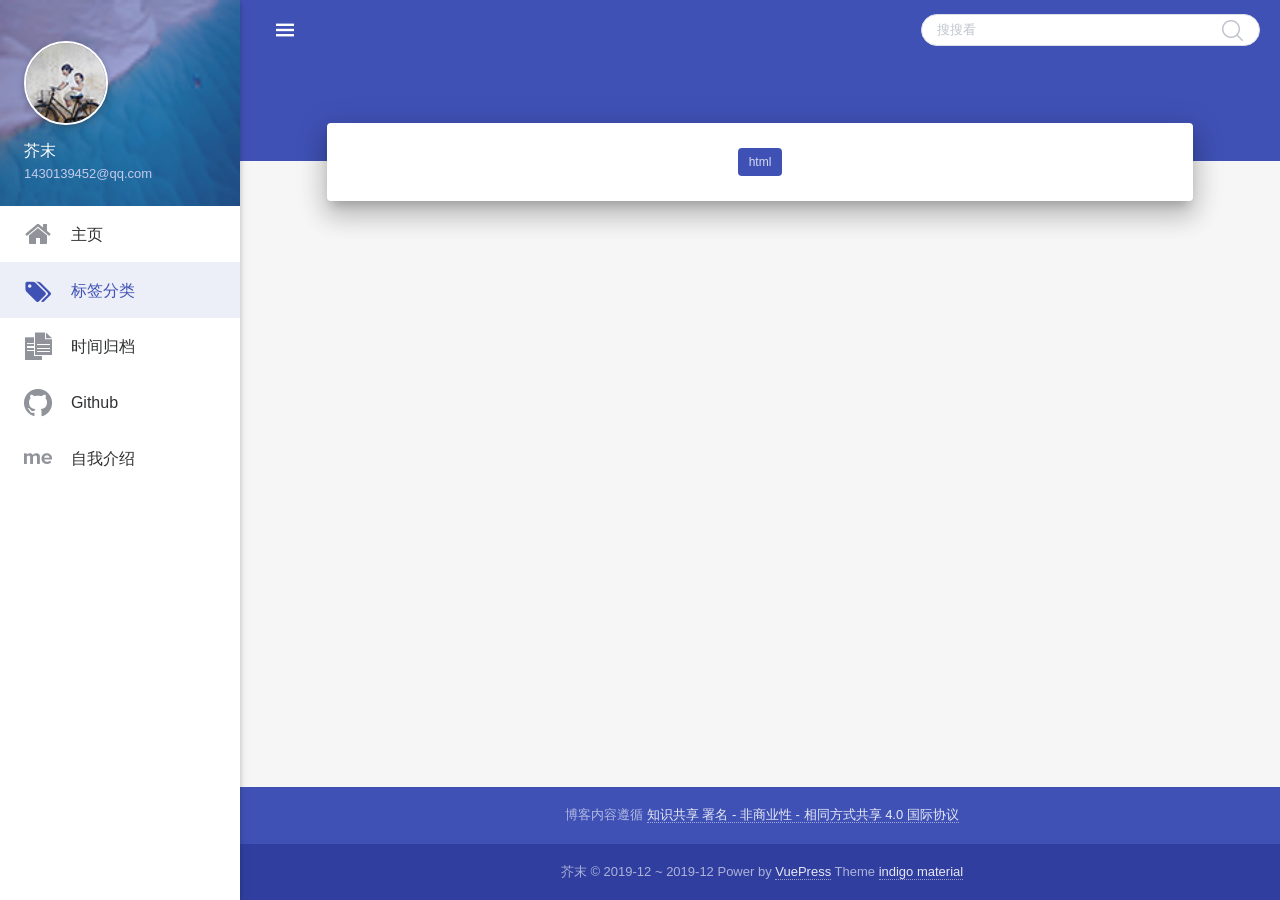
<file: tags/index.html>
<!DOCTYPE html>
<html lang="zh-CN">
  <head>
    <meta charset="utf-8" />
    <meta
      name="viewport"
      content="width=device-width, initial-scale=1, maximum-scale=1, user-scalable=no, minimal-ui"
    />
    <title>芥末</title>
    <meta name="description" content="天将降大任于斯人也，必先苦其心志，劳其筋骨，饿其体肤，空乏其身，行拂乱其所为，所以动心忍性，增益其所不能。" />
    <meta property="og:type" content="website" />
    <meta property="og:title" content="芥末" />
    <meta property="og:site_name" content="芥末" />
    <meta property="og:locale" content="zh-CN" />
    <meta name="twitter:card" content="summary" />
    <meta name="twitter:title" content="芥末" />
    <link rel="shortcut icon" href="/favicon.ico">
    
    <link rel="preload" href="/assets/css/0.styles.4c862405.css" as="style"><link rel="preload" href="/assets/js/app.96fa8ca2.js" as="script"><link rel="preload" href="/assets/js/1.716af554.js" as="script"><link rel="preload" href="/assets/js/14.8638e8d8.js" as="script"><link rel="preload" href="/assets/js/5.68c0f73b.js" as="script"><link rel="preload" href="/assets/js/7.b1d1a3c7.js" as="script"><link rel="preload" href="/assets/js/9.c16d6f98.js" as="script"><link rel="preload" href="/assets/js/8.5037a30b.js" as="script"><link rel="preload" href="/assets/js/13.61227677.js" as="script"><link rel="preload" href="/assets/js/15.1a7d8497.js" as="script"><link rel="prefetch" href="/assets/js/10.82ed8db1.js"><link rel="prefetch" href="/assets/js/11.91251a4f.js"><link rel="prefetch" href="/assets/js/12.e8232952.js"><link rel="prefetch" href="/assets/js/16.7a9277a4.js"><link rel="prefetch" href="/assets/js/17.41a5d64f.js"><link rel="prefetch" href="/assets/js/18.af203059.js"><link rel="prefetch" href="/assets/js/19.4450b618.js"><link rel="prefetch" href="/assets/js/20.2419a7a1.js"><link rel="prefetch" href="/assets/js/21.09dcb0e3.js"><link rel="prefetch" href="/assets/js/22.d736c226.js"><link rel="prefetch" href="/assets/js/23.0e36b0d7.js"><link rel="prefetch" href="/assets/js/24.70365e91.js"><link rel="prefetch" href="/assets/js/25.d3e3e435.js"><link rel="prefetch" href="/assets/js/4.61eb1fcd.js"><link rel="prefetch" href="/assets/js/6.cf863b70.js"><link rel="prefetch" href="/assets/js/search.0eebeb0e.js">
    <link rel="stylesheet" href="/assets/css/0.styles.4c862405.css">
  </head>
  <body>
    <div id="loader-wrapper" style="display: none;opacity:0">
      <div id="loader"></div>
      <div class="loader-section section-left"></div>
      <div class="loader-section section-right"></div>
    </div>
    <div id="app" data-server-rendered="true"><div style="height:100%;" data-v-60762676><section class="el-container main-container" data-v-60762676><aside class="el-aside menu" style="width:auto;" data-v-09011f04 data-v-60762676><ul role="menubar" class="menu-wrap el-menu" style="background-color:;" data-v-09011f04><li data-v-09011f04><div class="brand-wrap" style="background-image:url(/brand.jpg);" data-v-09011f04><div class="brand" data-v-09011f04><a href="/" class="avatar waves-effect waves-circle waves-light router-link-active" data-v-09011f04><img src="/avatar.jpg" data-v-09011f04></a> <hgroup class="introduce" data-v-09011f04><div class="nickname" data-v-09011f04>芥末</div> <a title="1430139452@qq.com" class="mail" data-v-09011f04>1430139452@qq.com</a></hgroup></div></div></li> <li role="menuitem" tabindex="-1" class="el-menu-item" style="padding-left:20px;color:;background-color:;" data-v-09011f04><i class="iconfont icon-home" data-v-09011f04></i> <span class="item-title" data-v-09011f04>主页</span></li> <li role="menuitem" tabindex="-1" class="el-menu-item is-active" style="padding-left:20px;color:#3f51b5;background-color:;" data-v-09011f04><i class="iconfont icon-biaoqian" data-v-09011f04></i> <span class="item-title" data-v-09011f04>标签分类</span></li> <li role="menuitem" tabindex="-1" class="el-menu-item" style="padding-left:20px;color:;background-color:;" data-v-09011f04><i class="iconfont icon-wenzhang" data-v-09011f04></i> <span class="item-title" data-v-09011f04>时间归档</span></li> <li role="menuitem" tabindex="-1" class="el-menu-item" style="padding-left:20px;color:;background-color:;" data-v-09011f04><i class="iconfont icon-github" data-v-09011f04></i> <span class="item-title" data-v-09011f04>Github</span></li> <li role="menuitem" tabindex="-1" class="el-menu-item" style="padding-left:20px;color:;background-color:;" data-v-09011f04><i class="iconfont icon-aboutme" data-v-09011f04></i> <span class="item-title" data-v-09011f04>自我介绍</span></li></ul></aside> <section class="el-container container-warp" data-v-60762676><header id="topHeader" class="el-header top-header" style="height:60px;padding-left:260px;" data-v-7429231c data-v-60762676><div class="header-warp el-row is-align-middle el-row--flex" data-v-7429231c><div class="el-col el-col-12 el-col-xs-7" data-v-7429231c><div class="el-row is-align-middle el-row--flex" data-v-7429231c><div class="el-col el-col-2" data-v-7429231c><button type="button" class="el-button el-button--primary is-circle" data-v-7429231c><!----><!----><span><i class="iconfont icon-caidan" data-v-7429231c></i></span></button></div></div></div> <div class="el-col el-col-20 el-col-xs-24" data-v-7429231c><div class="grid-content bg-purple-light" data-v-7429231c><div class="el-row is-justify-end is-align-middle el-row--flex" data-v-7429231c><div class="el-col el-col-13 el-col-xs-24 el-col-sm-21 el-col-md-17 el-col-lg-13" data-v-7429231c><div aria-haspopup="listbox" role="combobox" aria-owns="el-autocomplete-4199" class="el-autocomplete search-input" data-v-7429231c><div class="el-input el-input--small el-input--suffix"><!----><input type="text" autocomplete="off" valueKey="value" popperClass="search-popper" placeholder="搜搜看" fetchSuggestions="function () { [native code] }" debounce="300" placement="bottom-start" popperAppendToBody="true" value="" class="el-input__inner"><!----><span class="el-input__suffix"><span class="el-input__suffix-inner"><i class="el-input__icon el-icon-search search-ico" data-v-7429231c></i><!----></span><!----></span><!----></div><div role="region" class="el-autocomplete-suggestion el-popper search-popper" style="width:;display:none;"><div class="el-scrollbar"><div class="el-autocomplete-suggestion__wrap el-scrollbar__wrap el-scrollbar__wrap--hidden-default"><ul class="el-scrollbar__view el-autocomplete-suggestion__list"></ul></div><div class="el-scrollbar__bar is-horizontal"><div class="el-scrollbar__thumb" style="width:0;transform:translateX(0%);ms-transform:translateX(0%);webkit-transform:translateX(0%);"></div></div><div class="el-scrollbar__bar is-vertical"><div class="el-scrollbar__thumb" style="height:0;transform:translateY(0%);ms-transform:translateY(0%);webkit-transform:translateY(0%);"></div></div></div></div></div></div></div></div></div></div></header> <main class="el-main my-main" style="margin-left:240px;" data-v-4fec0d22 data-v-60762676><div class="content-header index-header" data-v-0d2aefce data-v-4fec0d22><div class="container fade-scale in" data-v-0d2aefce><h1 id="conentHeader" class="title" data-v-0d2aefce></h1> <h5 class="subtitle" data-v-0d2aefce></h5></div></div> <div class="tag-content" data-v-3938d611 data-v-4fec0d22><div class="el-row is-justify-center is-align-center el-row--flex" data-v-3938d611><div class="tag-card el-col el-col-20 el-col-xs-23 el-col-sm-22 el-col-md-22 el-col-lg-20" data-v-3938d611><span class="el-tag el-tag--medium is-hit" data-v-3938d611>html</span></div></div> <!----></div></main></section> <button type="button" class="el-button gotop-btn el-button--primary is-circle" data-v-0ca947a2 data-v-60762676><!----><!----><span><i class="el-icon-arrow-up" data-v-0ca947a2></i></span></button></section> <footer class="el-footer container-footer" style="height:60px;" data-v-d5fdfe92 data-v-60762676><div class="footer-warp el-row is-justify-center is-align-center el-row--flex footerMargin" data-v-d5fdfe92><div class="footer-top el-col el-col-24" data-v-d5fdfe92><p class="ellipsis" data-v-d5fdfe92><span data-v-d5fdfe92>
          博客内容遵循
          <a rel="license" href="https://creativecommons.org/licenses/by-nc-sa/4.0/deed.zh" data-v-d5fdfe92>知识共享 署名 - 非商业性 - 相同方式共享 4.0 国际协议</a></span></p></div> <div class="footer-bottom el-col el-col-24" data-v-d5fdfe92><p class="ellipsis" data-v-d5fdfe92><span data-v-d5fdfe92><span data-v-d5fdfe92>
            芥末 © 2019-12 ~ 2019-12
          </span></span> <span data-v-d5fdfe92>
          Power by
          <a href="https://vuepress.vuejs.org/zh/" target="_blank" data-v-d5fdfe92>VuePress</a> Theme
          <a href="https://github.com/zhhlwd/vuepress-theme-indigo-material" target="_blank" data-v-d5fdfe92>indigo material</a></span></p></div></div></footer> <div class="overlay" data-v-60762676></div></div><div class="global-ui"></div></div>
    <script src="/assets/js/app.96fa8ca2.js" defer></script><script src="/assets/js/1.716af554.js" defer></script><script src="/assets/js/14.8638e8d8.js" defer></script><script src="/assets/js/5.68c0f73b.js" defer></script><script src="/assets/js/7.b1d1a3c7.js" defer></script><script src="/assets/js/9.c16d6f98.js" defer></script><script src="/assets/js/8.5037a30b.js" defer></script><script src="/assets/js/13.61227677.js" defer></script><script src="/assets/js/15.1a7d8497.js" defer></script>
  </body>
</html>
</file>
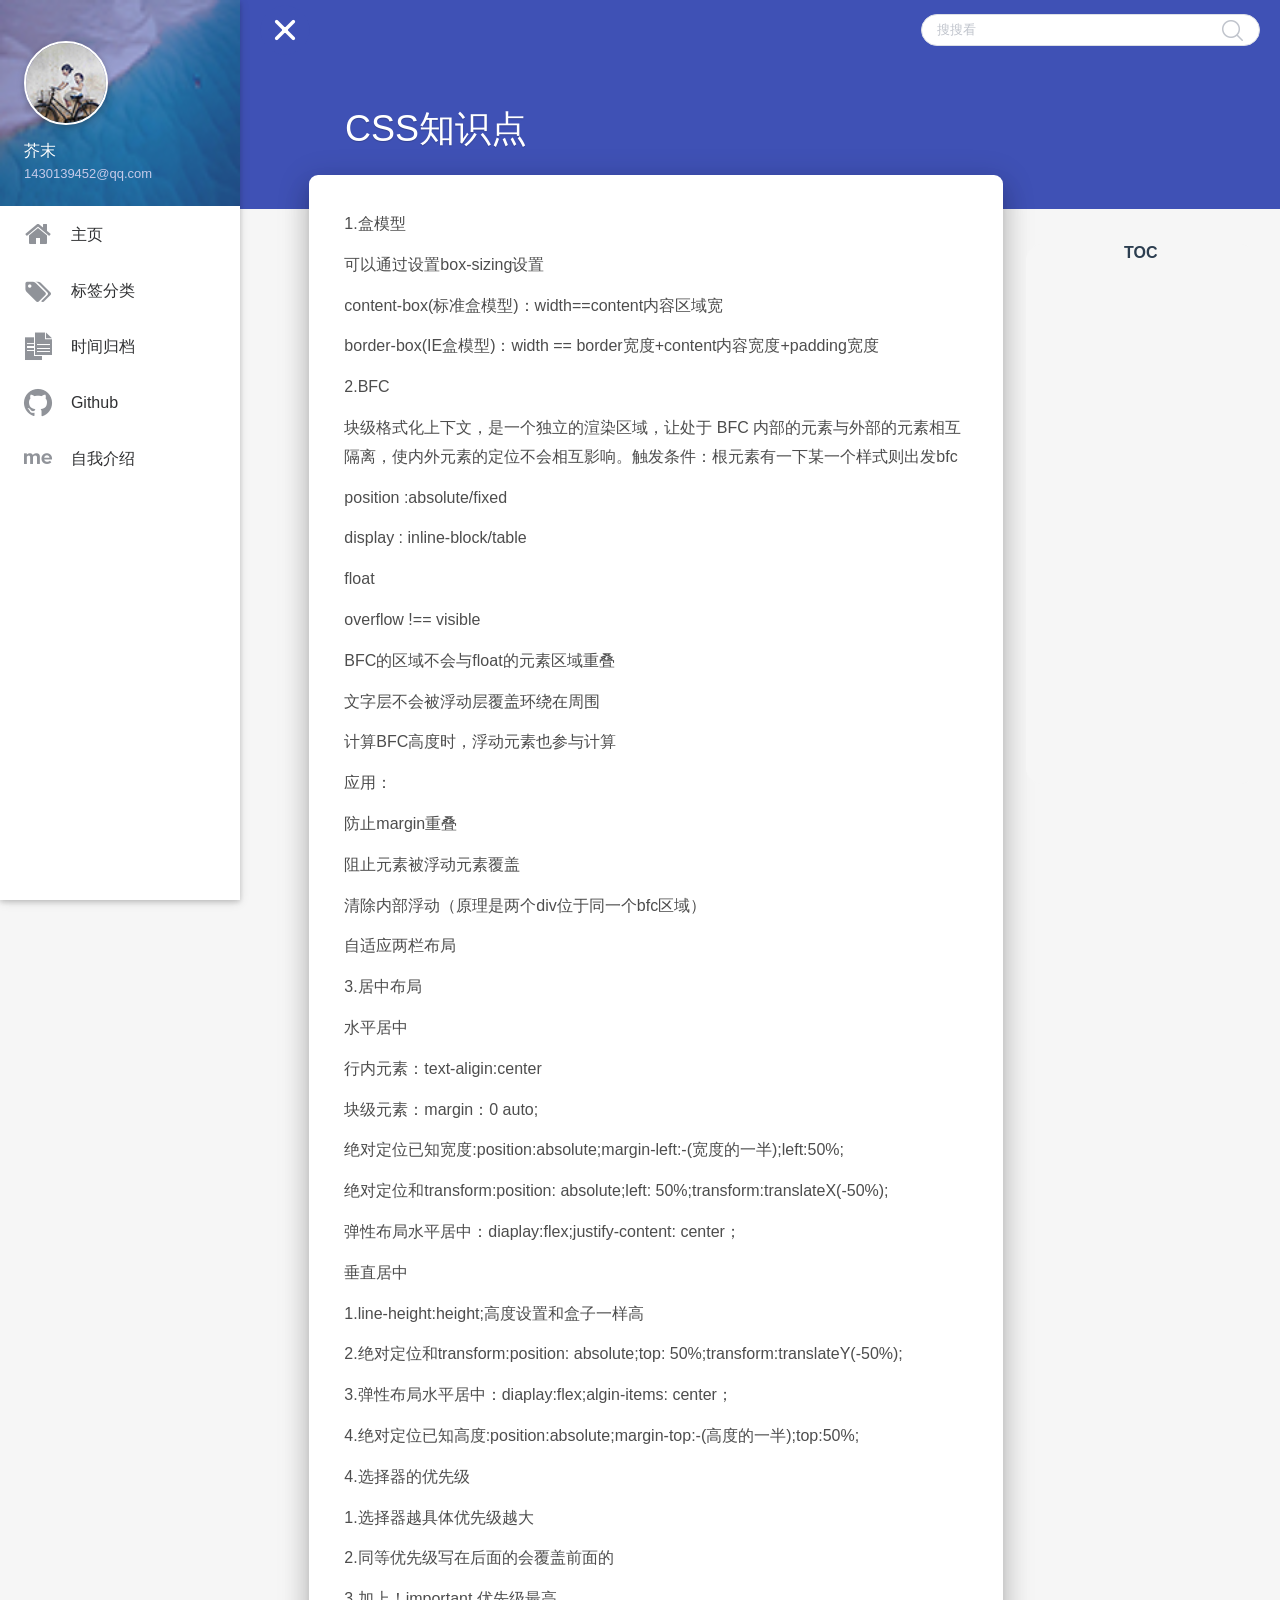
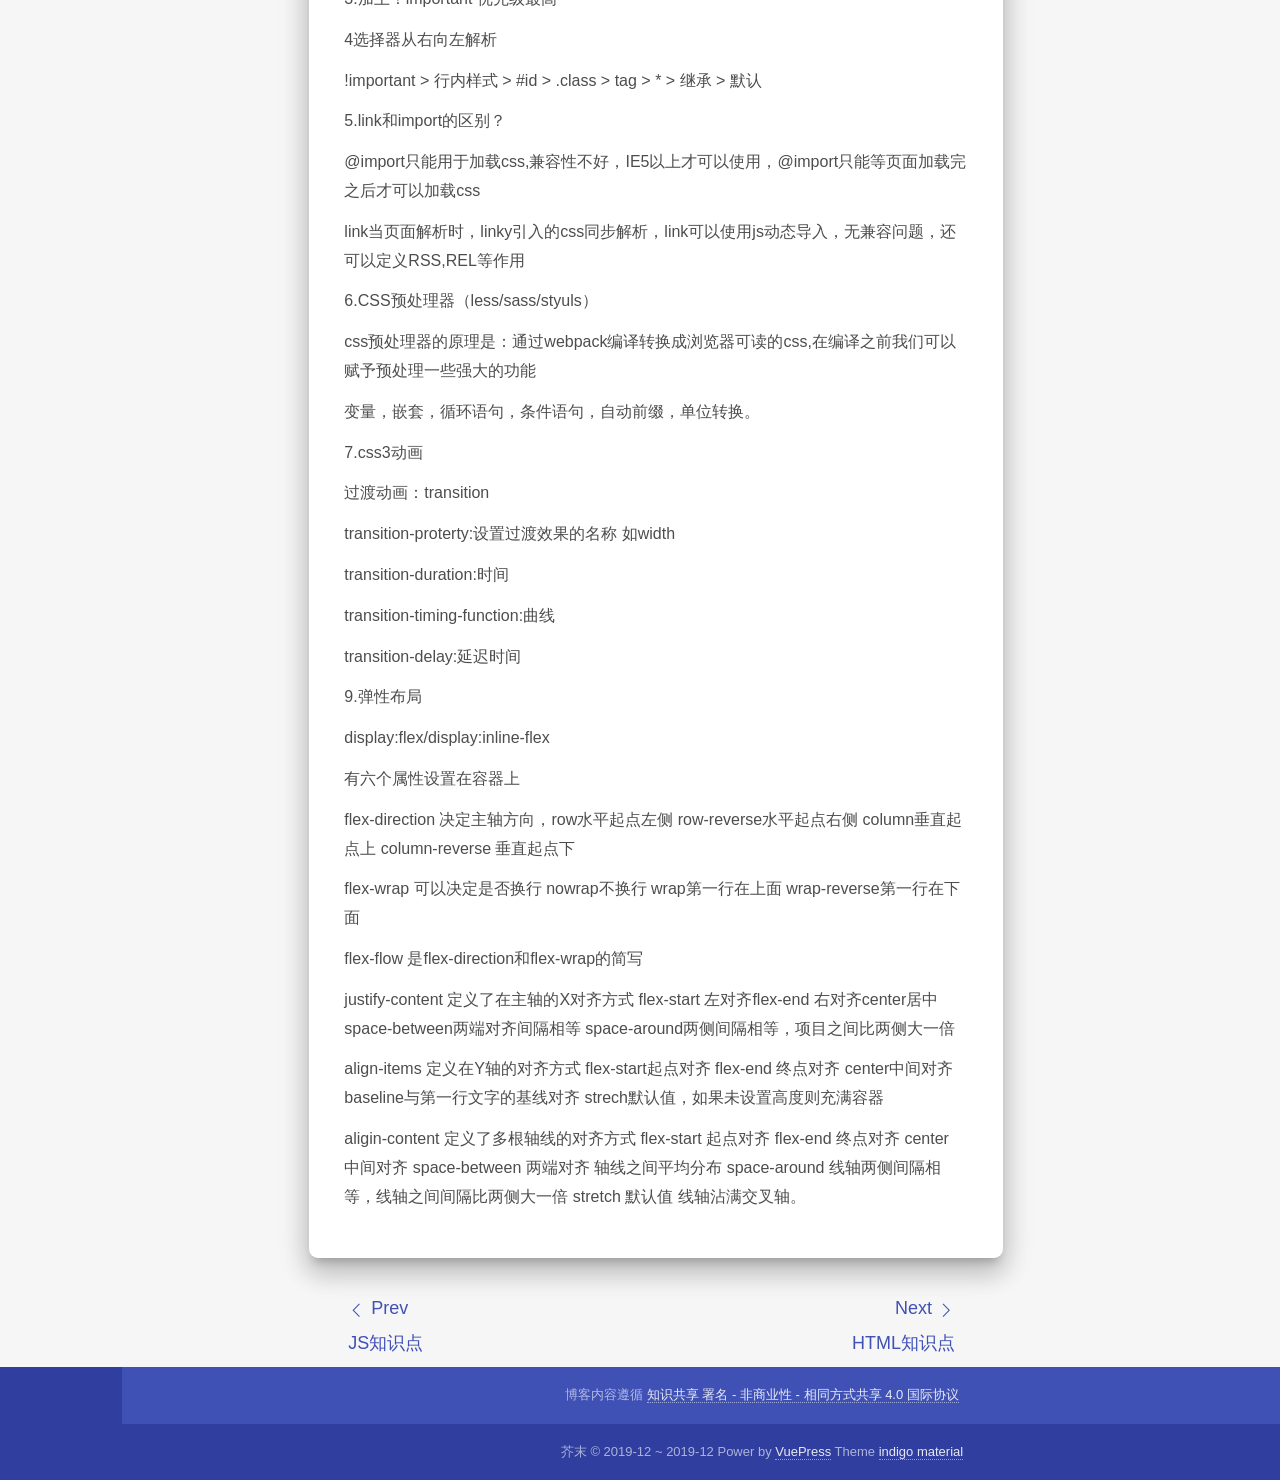
<file: posts/css.html>
<!DOCTYPE html>
<html lang="zh-CN">
  <head>
    <meta charset="utf-8" />
    <meta
      name="viewport"
      content="width=device-width, initial-scale=1, maximum-scale=1, user-scalable=no, minimal-ui"
    />
    <title>CSS知识点 | 芥末</title>
    <meta name="description" content="天将降大任于斯人也，必先苦其心志，劳其筋骨，饿其体肤，空乏其身，行拂乱其所为，所以动心忍性，增益其所不能。" />
    <meta property="og:type" content="website" />
    <meta property="og:title" content="CSS知识点 | 芥末" />
    <meta property="og:site_name" content="CSS知识点 | 芥末" />
    <meta property="og:locale" content="zh-CN" />
    <meta name="twitter:card" content="summary" />
    <meta name="twitter:title" content="CSS知识点 | 芥末" />
    <link rel="shortcut icon" href="/favicon.ico">
    
    <link rel="preload" href="/assets/css/0.styles.4c862405.css" as="style"><link rel="preload" href="/assets/js/app.96fa8ca2.js" as="script"><link rel="preload" href="/assets/js/1.716af554.js" as="script"><link rel="preload" href="/assets/js/14.8638e8d8.js" as="script"><link rel="preload" href="/assets/js/5.68c0f73b.js" as="script"><link rel="preload" href="/assets/js/7.b1d1a3c7.js" as="script"><link rel="preload" href="/assets/js/9.c16d6f98.js" as="script"><link rel="preload" href="/assets/js/6.cf863b70.js" as="script"><link rel="preload" href="/assets/js/20.2419a7a1.js" as="script"><link rel="preload" href="/assets/js/13.61227677.js" as="script"><link rel="preload" href="/assets/js/15.1a7d8497.js" as="script"><link rel="prefetch" href="/assets/js/10.82ed8db1.js"><link rel="prefetch" href="/assets/js/11.91251a4f.js"><link rel="prefetch" href="/assets/js/12.e8232952.js"><link rel="prefetch" href="/assets/js/16.7a9277a4.js"><link rel="prefetch" href="/assets/js/17.41a5d64f.js"><link rel="prefetch" href="/assets/js/18.af203059.js"><link rel="prefetch" href="/assets/js/19.4450b618.js"><link rel="prefetch" href="/assets/js/21.09dcb0e3.js"><link rel="prefetch" href="/assets/js/22.d736c226.js"><link rel="prefetch" href="/assets/js/23.0e36b0d7.js"><link rel="prefetch" href="/assets/js/24.70365e91.js"><link rel="prefetch" href="/assets/js/25.d3e3e435.js"><link rel="prefetch" href="/assets/js/4.61eb1fcd.js"><link rel="prefetch" href="/assets/js/8.5037a30b.js"><link rel="prefetch" href="/assets/js/search.0eebeb0e.js">
    <link rel="stylesheet" href="/assets/css/0.styles.4c862405.css">
  </head>
  <body>
    <div id="loader-wrapper" style="display: none;opacity:0">
      <div id="loader"></div>
      <div class="loader-section section-left"></div>
      <div class="loader-section section-right"></div>
    </div>
    <div id="app" data-server-rendered="true"><div style="height:100%;" data-v-60762676><section class="el-container main-container" data-v-60762676><aside class="el-aside menu" style="width:auto;" data-v-09011f04 data-v-60762676><ul role="menubar" class="menu-wrap el-menu" style="background-color:;" data-v-09011f04><li data-v-09011f04><div class="brand-wrap" style="background-image:url(/brand.jpg);" data-v-09011f04><div class="brand" data-v-09011f04><a href="/" class="avatar waves-effect waves-circle waves-light router-link-active" data-v-09011f04><img src="/avatar.jpg" data-v-09011f04></a> <hgroup class="introduce" data-v-09011f04><div class="nickname" data-v-09011f04>芥末</div> <a title="1430139452@qq.com" class="mail" data-v-09011f04>1430139452@qq.com</a></hgroup></div></div></li> <li role="menuitem" tabindex="-1" class="el-menu-item" style="padding-left:20px;color:;background-color:;" data-v-09011f04><i class="iconfont icon-home" data-v-09011f04></i> <span class="item-title" data-v-09011f04>主页</span></li> <li role="menuitem" tabindex="-1" class="el-menu-item" style="padding-left:20px;color:;background-color:;" data-v-09011f04><i class="iconfont icon-biaoqian" data-v-09011f04></i> <span class="item-title" data-v-09011f04>标签分类</span></li> <li role="menuitem" tabindex="-1" class="el-menu-item" style="padding-left:20px;color:;background-color:;" data-v-09011f04><i class="iconfont icon-wenzhang" data-v-09011f04></i> <span class="item-title" data-v-09011f04>时间归档</span></li> <li role="menuitem" tabindex="-1" class="el-menu-item" style="padding-left:20px;color:;background-color:;" data-v-09011f04><i class="iconfont icon-github" data-v-09011f04></i> <span class="item-title" data-v-09011f04>Github</span></li> <li role="menuitem" tabindex="-1" class="el-menu-item" style="padding-left:20px;color:;background-color:;" data-v-09011f04><i class="iconfont icon-aboutme" data-v-09011f04></i> <span class="item-title" data-v-09011f04>自我介绍</span></li></ul></aside> <section class="el-container container-warp" data-v-60762676><header id="topHeader" class="el-header top-header" style="height:60px;padding-left:260px;" data-v-7429231c data-v-60762676><div class="header-warp el-row is-align-middle el-row--flex" data-v-7429231c><div class="el-col el-col-12 el-col-xs-7" data-v-7429231c><div class="el-row is-align-middle el-row--flex" data-v-7429231c><div class="el-col el-col-2" data-v-7429231c><button type="button" class="el-button el-button--primary is-circle" data-v-7429231c><!----><!----><span><i class="iconfont icon-caidan" data-v-7429231c></i></span></button></div></div></div> <div class="el-col el-col-20 el-col-xs-24" data-v-7429231c><div class="grid-content bg-purple-light" data-v-7429231c><div class="el-row is-justify-end is-align-middle el-row--flex" data-v-7429231c><div class="el-col el-col-13 el-col-xs-24 el-col-sm-21 el-col-md-17 el-col-lg-13" data-v-7429231c><div aria-haspopup="listbox" role="combobox" aria-owns="el-autocomplete-724" class="el-autocomplete search-input" data-v-7429231c><div class="el-input el-input--small el-input--suffix"><!----><input type="text" autocomplete="off" valueKey="value" popperClass="search-popper" placeholder="搜搜看" fetchSuggestions="function () { [native code] }" debounce="300" placement="bottom-start" popperAppendToBody="true" value="" class="el-input__inner"><!----><span class="el-input__suffix"><span class="el-input__suffix-inner"><i class="el-input__icon el-icon-search search-ico" data-v-7429231c></i><!----></span><!----></span><!----></div><div role="region" class="el-autocomplete-suggestion el-popper search-popper" style="width:;display:none;"><div class="el-scrollbar"><div class="el-autocomplete-suggestion__wrap el-scrollbar__wrap el-scrollbar__wrap--hidden-default"><ul class="el-scrollbar__view el-autocomplete-suggestion__list"></ul></div><div class="el-scrollbar__bar is-horizontal"><div class="el-scrollbar__thumb" style="width:0;transform:translateX(0%);ms-transform:translateX(0%);webkit-transform:translateX(0%);"></div></div><div class="el-scrollbar__bar is-vertical"><div class="el-scrollbar__thumb" style="height:0;transform:translateY(0%);ms-transform:translateY(0%);webkit-transform:translateY(0%);"></div></div></div></div></div></div></div></div></div></div></header> <main class="el-main my-main" style="margin-left:240px;" data-v-4fec0d22 data-v-60762676><div class="content-header index-header" data-v-0d2aefce data-v-4fec0d22><div class="container fade-scale in" data-v-0d2aefce><h1 id="conentHeader" class="title" data-v-0d2aefce>CSS知识点</h1> <h5 class="subtitle" data-v-0d2aefce></h5></div></div> <div data-v-62816cfb data-v-4fec0d22 data-v-4fec0d22><div class="post-content el-row is-justify-center el-row--flex" data-v-62816cfb><div id="post-card" class="post-card post-sign el-col el-col-16 el-col-xs-24 el-col-sm-23 el-col-md-23 el-col-lg-16" data-v-62816cfb><div class="content__default" data-v-62816cfb><p>1.盒模型</p> <p>可以通过设置box-sizing设置</p> <p>content-box(标准盒模型)：width==content内容区域宽</p> <p>border-box(IE盒模型)：width == border宽度+content内容宽度+padding宽度</p> <p>2.BFC</p> <p>块级格式化上下文，是一个独立的渲染区域，让处于 BFC 内部的元素与外部的元素相互隔离，使内外元素的定位不会相互影响。触发条件：根元素有一下某一个样式则出发bfc</p> <p>position :absolute/fixed</p> <p>display : inline-block/table</p> <p>float</p> <p>overflow !== visible</p> <p>BFC的区域不会与float的元素区域重叠</p> <p>文字层不会被浮动层覆盖环绕在周围</p> <p>计算BFC高度时，浮动元素也参与计算</p> <p>应用：</p> <p>防止margin重叠</p> <p>阻止元素被浮动元素覆盖</p> <p>清除内部浮动（原理是两个div位于同一个bfc区域）</p> <p>自适应两栏布局</p> <p>3.居中布局</p> <p>水平居中</p> <p>行内元素：text-aligin:center</p> <p>块级元素：margin：0 auto;</p> <p>绝对定位已知宽度:position:absolute;margin-left:-(宽度的一半);left:50%;</p> <p>绝对定位和transform:position: absolute;left: 50%;transform:translateX(-50%);</p> <p>弹性布局水平居中：diaplay:flex;justify-content: center；</p> <p>垂直居中</p> <p>1.line-height:height;高度设置和盒子一样高</p> <p>2.绝对定位和transform:position: absolute;top: 50%;transform:translateY(-50%);</p> <p>3.弹性布局水平居中：diaplay:flex;algin-items: center；</p> <p>4.绝对定位已知高度:position:absolute;margin-top:-(高度的一半);top:50%;</p> <p>4.选择器的优先级</p> <p>1.选择器越具体优先级越大</p> <p>2.同等优先级写在后面的会覆盖前面的</p> <p>3.加上！important 优先级最高</p> <p>4选择器从右向左解析</p> <p>!important &gt; 行内样式 &gt; #id &gt; .class &gt; tag &gt; * &gt; 继承 &gt; 默认</p> <p>5.link和import的区别？</p> <p>@import只能用于加载css,兼容性不好，IE5以上才可以使用，@import只能等页面加载完之后才可以加载css</p> <p>link当页面解析时，linky引入的css同步解析，link可以使用js动态导入，无兼容问题，还可以定义RSS,REL等作用</p> <p>6.CSS预处理器（less/sass/styuls）</p> <p>css预处理器的原理是：通过webpack编译转换成浏览器可读的css,在编译之前我们可以赋予预处理一些强大的功能</p> <p>变量，嵌套，循环语句，条件语句，自动前缀，单位转换。</p> <p>7.css3动画</p> <p>过渡动画：transition</p> <p>transition-proterty:设置过渡效果的名称 如width</p> <p>transition-duration:时间</p> <p>transition-timing-function:曲线</p> <p>transition-delay:延迟时间</p> <p>9.弹性布局</p> <p>display:flex/display:inline-flex</p> <p>有六个属性设置在容器上</p> <p>flex-direction 决定主轴方向，row水平起点左侧 row-reverse水平起点右侧 column垂直起点上 column-reverse 垂直起点下</p> <p>flex-wrap 可以决定是否换行 nowrap不换行 wrap第一行在上面 wrap-reverse第一行在下面</p> <p>flex-flow 是flex-direction和flex-wrap的简写</p> <p>justify-content 定义了在主轴的X对齐方式 flex-start 左对齐flex-end 右对齐center居中 space-between两端对齐间隔相等 space-around两侧间隔相等，项目之间比两侧大一倍</p> <p>align-items 定义在Y轴的对齐方式 flex-start起点对齐 flex-end 终点对齐 center中间对齐 baseline与第一行文字的基线对齐 strech默认值，如果未设置高度则充满容器</p> <p>aligin-content 定义了多根轴线的对齐方式 flex-start 起点对齐 flex-end 终点对齐 center 中间对齐 space-between 两端对齐 轴线之间平均分布 space-around 线轴两侧间隔相等，线轴之间间隔比两侧大一倍 stretch 默认值 线轴沾满交叉轴。</p></div> <span id="footerPost" data-v-62816cfb></span></div> <div id="post-toc" class="post-toc el-col el-col-6" data-v-62816cfb><h4 class="catalog-title" data-v-62816cfb>TOC</h4> <div class="catalog-body" data-v-62816cfb><ul id="catalog-list" class="catalog-list" data-v-62816cfb></ul></div></div></div> <div class="post-nav el-row is-justify-space-around el-row--flex" data-v-62816cfb><div class="post-prev el-col el-col-7" data-v-62816cfb><div data-v-62816cfb><a href="/posts/js.html" data-v-62816cfb><i class="el-icon-arrow-left" data-v-62816cfb></i> Prev
        </a> <p class="nav-title" data-v-62816cfb>JS知识点</p></div></div> <div class="post-next el-col el-col-7 el-col-lg-pull-5" data-v-62816cfb><div data-v-62816cfb><a href="/posts/html.html" data-v-62816cfb>
          Next
          <i class="el-icon-arrow-right" data-v-62816cfb></i></a> <p class="nav-title" data-v-62816cfb>HTML知识点</p></div></div></div> <div class="el-row is-justify-center el-row--flex" data-v-62816cfb></div> <span data-v-2ab0b9b3 data-v-62816cfb><button type="button" class="el-button toc-btn el-button--primary is-circle" data-v-2ab0b9b3><!----><!----><span><i class="iconfont icon-service-directory" data-v-2ab0b9b3></i></span></button> <button type="button" class="el-button gotop-btn el-button--primary is-circle" data-v-2ab0b9b3><!----><!----><span><i class="el-icon-arrow-up" data-v-2ab0b9b3></i></span></button></span></div></main></section> <button type="button" class="el-button gotop-btn el-button--primary is-circle" style="display:none;" data-v-0ca947a2 data-v-60762676><!----><!----><span><i class="el-icon-arrow-up" data-v-0ca947a2></i></span></button></section> <footer class="el-footer container-footer" style="height:60px;" data-v-d5fdfe92 data-v-60762676><div class="footer-warp el-row is-justify-center is-align-center el-row--flex footerMargin" data-v-d5fdfe92><div class="footer-top el-col el-col-24" data-v-d5fdfe92><p class="ellipsis" data-v-d5fdfe92><span data-v-d5fdfe92>
          博客内容遵循
          <a rel="license" href="https://creativecommons.org/licenses/by-nc-sa/4.0/deed.zh" data-v-d5fdfe92>知识共享 署名 - 非商业性 - 相同方式共享 4.0 国际协议</a></span></p></div> <div class="footer-bottom el-col el-col-24" data-v-d5fdfe92><p class="ellipsis" data-v-d5fdfe92><span data-v-d5fdfe92><span data-v-d5fdfe92>
            芥末 © 2019-12 ~ 2019-12
          </span></span> <span data-v-d5fdfe92>
          Power by
          <a href="https://vuepress.vuejs.org/zh/" target="_blank" data-v-d5fdfe92>VuePress</a> Theme
          <a href="https://github.com/zhhlwd/vuepress-theme-indigo-material" target="_blank" data-v-d5fdfe92>indigo material</a></span></p></div></div></footer> <div class="overlay" data-v-60762676></div></div><div class="global-ui"></div></div>
    <script src="/assets/js/app.96fa8ca2.js" defer></script><script src="/assets/js/1.716af554.js" defer></script><script src="/assets/js/14.8638e8d8.js" defer></script><script src="/assets/js/5.68c0f73b.js" defer></script><script src="/assets/js/7.b1d1a3c7.js" defer></script><script src="/assets/js/9.c16d6f98.js" defer></script><script src="/assets/js/6.cf863b70.js" defer></script><script src="/assets/js/20.2419a7a1.js" defer></script><script src="/assets/js/13.61227677.js" defer></script><script src="/assets/js/15.1a7d8497.js" defer></script>
  </body>
</html>
</file>
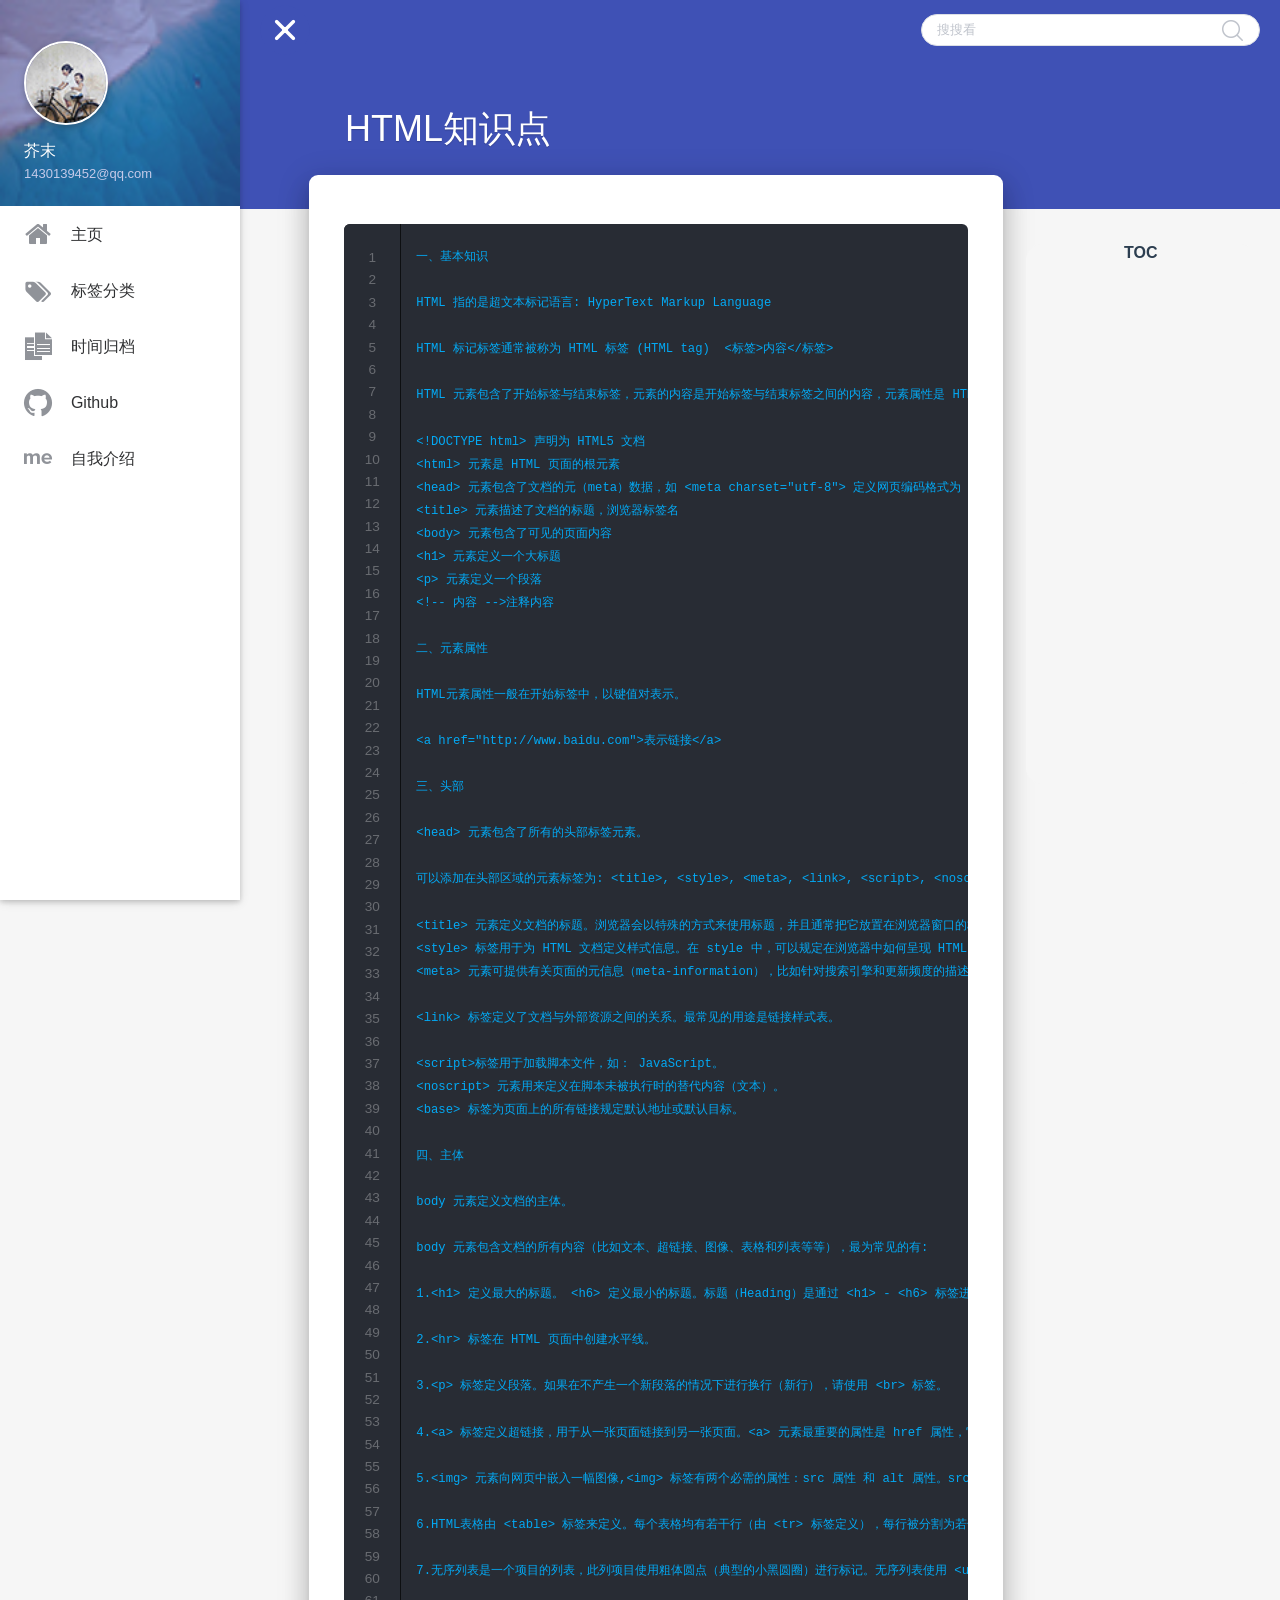
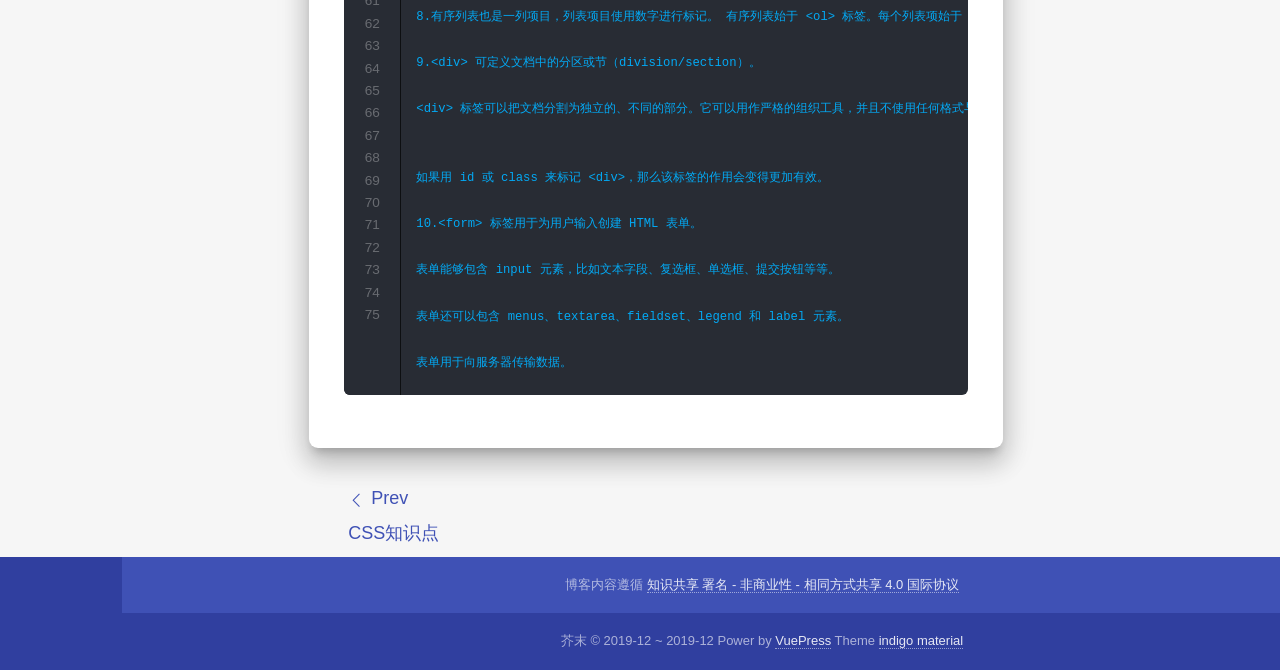
<file: posts/html.html>
<!DOCTYPE html>
<html lang="zh-CN">
  <head>
    <meta charset="utf-8" />
    <meta
      name="viewport"
      content="width=device-width, initial-scale=1, maximum-scale=1, user-scalable=no, minimal-ui"
    />
    <title>HTML知识点 | 芥末</title>
    <meta name="description" content="天将降大任于斯人也，必先苦其心志，劳其筋骨，饿其体肤，空乏其身，行拂乱其所为，所以动心忍性，增益其所不能。" />
    <meta property="og:type" content="website" />
    <meta property="og:title" content="HTML知识点 | 芥末" />
    <meta property="og:site_name" content="HTML知识点 | 芥末" />
    <meta property="og:locale" content="zh-CN" />
    <meta name="twitter:card" content="summary" />
    <meta name="twitter:title" content="HTML知识点 | 芥末" />
    <link rel="shortcut icon" href="/favicon.ico">
    
    <link rel="preload" href="/assets/css/0.styles.4c862405.css" as="style"><link rel="preload" href="/assets/js/app.96fa8ca2.js" as="script"><link rel="preload" href="/assets/js/1.716af554.js" as="script"><link rel="preload" href="/assets/js/14.8638e8d8.js" as="script"><link rel="preload" href="/assets/js/5.68c0f73b.js" as="script"><link rel="preload" href="/assets/js/7.b1d1a3c7.js" as="script"><link rel="preload" href="/assets/js/9.c16d6f98.js" as="script"><link rel="preload" href="/assets/js/6.cf863b70.js" as="script"><link rel="preload" href="/assets/js/21.09dcb0e3.js" as="script"><link rel="preload" href="/assets/js/13.61227677.js" as="script"><link rel="preload" href="/assets/js/15.1a7d8497.js" as="script"><link rel="prefetch" href="/assets/js/10.82ed8db1.js"><link rel="prefetch" href="/assets/js/11.91251a4f.js"><link rel="prefetch" href="/assets/js/12.e8232952.js"><link rel="prefetch" href="/assets/js/16.7a9277a4.js"><link rel="prefetch" href="/assets/js/17.41a5d64f.js"><link rel="prefetch" href="/assets/js/18.af203059.js"><link rel="prefetch" href="/assets/js/19.4450b618.js"><link rel="prefetch" href="/assets/js/20.2419a7a1.js"><link rel="prefetch" href="/assets/js/22.d736c226.js"><link rel="prefetch" href="/assets/js/23.0e36b0d7.js"><link rel="prefetch" href="/assets/js/24.70365e91.js"><link rel="prefetch" href="/assets/js/25.d3e3e435.js"><link rel="prefetch" href="/assets/js/4.61eb1fcd.js"><link rel="prefetch" href="/assets/js/8.5037a30b.js"><link rel="prefetch" href="/assets/js/search.0eebeb0e.js">
    <link rel="stylesheet" href="/assets/css/0.styles.4c862405.css">
  </head>
  <body>
    <div id="loader-wrapper" style="display: none;opacity:0">
      <div id="loader"></div>
      <div class="loader-section section-left"></div>
      <div class="loader-section section-right"></div>
    </div>
    <div id="app" data-server-rendered="true"><div style="height:100%;" data-v-60762676><section class="el-container main-container" data-v-60762676><aside class="el-aside menu" style="width:auto;" data-v-09011f04 data-v-60762676><ul role="menubar" class="menu-wrap el-menu" style="background-color:;" data-v-09011f04><li data-v-09011f04><div class="brand-wrap" style="background-image:url(/brand.jpg);" data-v-09011f04><div class="brand" data-v-09011f04><a href="/" class="avatar waves-effect waves-circle waves-light router-link-active" data-v-09011f04><img src="/avatar.jpg" data-v-09011f04></a> <hgroup class="introduce" data-v-09011f04><div class="nickname" data-v-09011f04>芥末</div> <a title="1430139452@qq.com" class="mail" data-v-09011f04>1430139452@qq.com</a></hgroup></div></div></li> <li role="menuitem" tabindex="-1" class="el-menu-item" style="padding-left:20px;color:;background-color:;" data-v-09011f04><i class="iconfont icon-home" data-v-09011f04></i> <span class="item-title" data-v-09011f04>主页</span></li> <li role="menuitem" tabindex="-1" class="el-menu-item" style="padding-left:20px;color:;background-color:;" data-v-09011f04><i class="iconfont icon-biaoqian" data-v-09011f04></i> <span class="item-title" data-v-09011f04>标签分类</span></li> <li role="menuitem" tabindex="-1" class="el-menu-item" style="padding-left:20px;color:;background-color:;" data-v-09011f04><i class="iconfont icon-wenzhang" data-v-09011f04></i> <span class="item-title" data-v-09011f04>时间归档</span></li> <li role="menuitem" tabindex="-1" class="el-menu-item" style="padding-left:20px;color:;background-color:;" data-v-09011f04><i class="iconfont icon-github" data-v-09011f04></i> <span class="item-title" data-v-09011f04>Github</span></li> <li role="menuitem" tabindex="-1" class="el-menu-item" style="padding-left:20px;color:;background-color:;" data-v-09011f04><i class="iconfont icon-aboutme" data-v-09011f04></i> <span class="item-title" data-v-09011f04>自我介绍</span></li></ul></aside> <section class="el-container container-warp" data-v-60762676><header id="topHeader" class="el-header top-header" style="height:60px;padding-left:260px;" data-v-7429231c data-v-60762676><div class="header-warp el-row is-align-middle el-row--flex" data-v-7429231c><div class="el-col el-col-12 el-col-xs-7" data-v-7429231c><div class="el-row is-align-middle el-row--flex" data-v-7429231c><div class="el-col el-col-2" data-v-7429231c><button type="button" class="el-button el-button--primary is-circle" data-v-7429231c><!----><!----><span><i class="iconfont icon-caidan" data-v-7429231c></i></span></button></div></div></div> <div class="el-col el-col-20 el-col-xs-24" data-v-7429231c><div class="grid-content bg-purple-light" data-v-7429231c><div class="el-row is-justify-end is-align-middle el-row--flex" data-v-7429231c><div class="el-col el-col-13 el-col-xs-24 el-col-sm-21 el-col-md-17 el-col-lg-13" data-v-7429231c><div aria-haspopup="listbox" role="combobox" aria-owns="el-autocomplete-5875" class="el-autocomplete search-input" data-v-7429231c><div class="el-input el-input--small el-input--suffix"><!----><input type="text" autocomplete="off" valueKey="value" popperClass="search-popper" placeholder="搜搜看" fetchSuggestions="function () { [native code] }" debounce="300" placement="bottom-start" popperAppendToBody="true" value="" class="el-input__inner"><!----><span class="el-input__suffix"><span class="el-input__suffix-inner"><i class="el-input__icon el-icon-search search-ico" data-v-7429231c></i><!----></span><!----></span><!----></div><div role="region" class="el-autocomplete-suggestion el-popper search-popper" style="width:;display:none;"><div class="el-scrollbar"><div class="el-autocomplete-suggestion__wrap el-scrollbar__wrap el-scrollbar__wrap--hidden-default"><ul class="el-scrollbar__view el-autocomplete-suggestion__list"></ul></div><div class="el-scrollbar__bar is-horizontal"><div class="el-scrollbar__thumb" style="width:0;transform:translateX(0%);ms-transform:translateX(0%);webkit-transform:translateX(0%);"></div></div><div class="el-scrollbar__bar is-vertical"><div class="el-scrollbar__thumb" style="height:0;transform:translateY(0%);ms-transform:translateY(0%);webkit-transform:translateY(0%);"></div></div></div></div></div></div></div></div></div></div></header> <main class="el-main my-main" style="margin-left:240px;" data-v-4fec0d22 data-v-60762676><div class="content-header index-header" data-v-0d2aefce data-v-4fec0d22><div class="container fade-scale in" data-v-0d2aefce><h1 id="conentHeader" class="title" data-v-0d2aefce>HTML知识点</h1> <h5 class="subtitle" data-v-0d2aefce></h5></div></div> <div data-v-62816cfb data-v-4fec0d22><div class="post-content el-row is-justify-center el-row--flex" data-v-62816cfb><div id="post-card" class="post-card post-sign el-col el-col-16 el-col-xs-24 el-col-sm-23 el-col-md-23 el-col-lg-16" data-v-62816cfb><div class="content__default" data-v-62816cfb><div class="language- line-numbers-mode"><pre class="language-text"><code>一、基本知识

HTML 指的是超文本标记语言: HyperText Markup Language

HTML 标记标签通常被称为 HTML 标签 (HTML tag)  &lt;标签&gt;内容&lt;/标签&gt;

HTML 元素包含了开始标签与结束标签，元素的内容是开始标签与结束标签之间的内容，元素属性是 HTML 元素提供的附加信息。

&lt;!DOCTYPE html&gt; 声明为 HTML5 文档
&lt;html&gt; 元素是 HTML 页面的根元素
&lt;head&gt; 元素包含了文档的元（meta）数据，如 &lt;meta charset=&quot;utf-8&quot;&gt; 定义网页编码格式为 utf-8。
&lt;title&gt; 元素描述了文档的标题，浏览器标签名
&lt;body&gt; 元素包含了可见的页面内容
&lt;h1&gt; 元素定义一个大标题
&lt;p&gt; 元素定义一个段落
&lt;!-- 内容 --&gt;注释内容

二、元素属性

HTML元素属性一般在开始标签中，以键值对表示。

&lt;a href=&quot;http://www.baidu.com&quot;&gt;表示链接&lt;/a&gt;

三、头部

&lt;head&gt; 元素包含了所有的头部标签元素。

可以添加在头部区域的元素标签为: &lt;title&gt;, &lt;style&gt;, &lt;meta&gt;, &lt;link&gt;, &lt;script&gt;, &lt;noscript&gt;, and &lt;base&gt;.

&lt;title&gt; 元素定义文档的标题。浏览器会以特殊的方式来使用标题，并且通常把它放置在浏览器窗口的标题栏或状态栏上。同样，当把文档加入用户的链接列表或者收藏夹或书签列表时，标题将成为该文档链接的默认名称。
&lt;style&gt; 标签用于为 HTML 文档定义样式信息。在 style 中，可以规定在浏览器中如何呈现 HTML 文档。
&lt;meta&gt; 元素可提供有关页面的元信息（meta-information），比如针对搜索引擎和更新频度的描述和关键词。&lt;meta&gt; 标签没有结束标签。

&lt;link&gt; 标签定义了文档与外部资源之间的关系。最常见的用途是链接样式表。

&lt;script&gt;标签用于加载脚本文件，如： JavaScript。
&lt;noscript&gt; 元素用来定义在脚本未被执行时的替代内容（文本）。
&lt;base&gt; 标签为页面上的所有链接规定默认地址或默认目标。

四、主体

body 元素定义文档的主体。

body 元素包含文档的所有内容（比如文本、超链接、图像、表格和列表等等），最为常见的有:

1.&lt;h1&gt; 定义最大的标题。 &lt;h6&gt; 定义最小的标题。标题（Heading）是通过 &lt;h1&gt; - &lt;h6&gt; 标签进行定义的.

2.&lt;hr&gt; 标签在 HTML 页面中创建水平线。

3.&lt;p&gt; 标签定义段落。如果在不产生一个新段落的情况下进行换行（新行），请使用 &lt;br&gt; 标签。

4.&lt;a&gt; 标签定义超链接，用于从一张页面链接到另一张页面。&lt;a&gt; 元素最重要的属性是 href 属性，它指示链接的目标。

5.&lt;img&gt; 元素向网页中嵌入一幅图像,&lt;img&gt; 标签有两个必需的属性：src 属性 和 alt 属性。src 指 &quot;source&quot;。源属性的值是图像的 URL 地址。alt 属性用来为图像定义一串预备的可替换的文本。

6.HTML表格由 &lt;table&gt; 标签来定义。每个表格均有若干行（由 &lt;tr&gt; 标签定义），每行被分割为若干单元格（由 &lt;td&gt; 标签定义）。字母 td 指表格数据（table data），即数据单元格的内容。数据单元格可以包含文本、图片、列表、段落、表单、水平线、表格等等。

7.无序列表是一个项目的列表，此列项目使用粗体圆点（典型的小黑圆圈）进行标记。无序列表使用 &lt;ul&gt; 标签

8.有序列表也是一列项目，列表项目使用数字进行标记。 有序列表始于 &lt;ol&gt; 标签。每个列表项始于 &lt;li&gt; 标签。列表项使用数字来标记。

9.&lt;div&gt; 可定义文档中的分区或节（division/section）。

&lt;div&gt; 标签可以把文档分割为独立的、不同的部分。它可以用作严格的组织工具，并且不使用任何格式与其关联。


如果用 id 或 class 来标记 &lt;div&gt;，那么该标签的作用会变得更加有效。

10.&lt;form&gt; 标签用于为用户输入创建 HTML 表单。

表单能够包含 input 元素，比如文本字段、复选框、单选框、提交按钮等等。

表单还可以包含 menus、textarea、fieldset、legend 和 label 元素。

表单用于向服务器传输数据。
</code></pre> <div class="line-numbers-wrapper"><span class="line-number">1</span><br><span class="line-number">2</span><br><span class="line-number">3</span><br><span class="line-number">4</span><br><span class="line-number">5</span><br><span class="line-number">6</span><br><span class="line-number">7</span><br><span class="line-number">8</span><br><span class="line-number">9</span><br><span class="line-number">10</span><br><span class="line-number">11</span><br><span class="line-number">12</span><br><span class="line-number">13</span><br><span class="line-number">14</span><br><span class="line-number">15</span><br><span class="line-number">16</span><br><span class="line-number">17</span><br><span class="line-number">18</span><br><span class="line-number">19</span><br><span class="line-number">20</span><br><span class="line-number">21</span><br><span class="line-number">22</span><br><span class="line-number">23</span><br><span class="line-number">24</span><br><span class="line-number">25</span><br><span class="line-number">26</span><br><span class="line-number">27</span><br><span class="line-number">28</span><br><span class="line-number">29</span><br><span class="line-number">30</span><br><span class="line-number">31</span><br><span class="line-number">32</span><br><span class="line-number">33</span><br><span class="line-number">34</span><br><span class="line-number">35</span><br><span class="line-number">36</span><br><span class="line-number">37</span><br><span class="line-number">38</span><br><span class="line-number">39</span><br><span class="line-number">40</span><br><span class="line-number">41</span><br><span class="line-number">42</span><br><span class="line-number">43</span><br><span class="line-number">44</span><br><span class="line-number">45</span><br><span class="line-number">46</span><br><span class="line-number">47</span><br><span class="line-number">48</span><br><span class="line-number">49</span><br><span class="line-number">50</span><br><span class="line-number">51</span><br><span class="line-number">52</span><br><span class="line-number">53</span><br><span class="line-number">54</span><br><span class="line-number">55</span><br><span class="line-number">56</span><br><span class="line-number">57</span><br><span class="line-number">58</span><br><span class="line-number">59</span><br><span class="line-number">60</span><br><span class="line-number">61</span><br><span class="line-number">62</span><br><span class="line-number">63</span><br><span class="line-number">64</span><br><span class="line-number">65</span><br><span class="line-number">66</span><br><span class="line-number">67</span><br><span class="line-number">68</span><br><span class="line-number">69</span><br><span class="line-number">70</span><br><span class="line-number">71</span><br><span class="line-number">72</span><br><span class="line-number">73</span><br><span class="line-number">74</span><br><span class="line-number">75</span><br></div></div></div> <span id="footerPost" data-v-62816cfb></span></div> <div id="post-toc" class="post-toc el-col el-col-6" data-v-62816cfb><h4 class="catalog-title" data-v-62816cfb>TOC</h4> <div class="catalog-body" data-v-62816cfb><ul id="catalog-list" class="catalog-list" data-v-62816cfb></ul></div></div></div> <div class="post-nav el-row is-justify-space-around el-row--flex" data-v-62816cfb><div class="post-prev el-col el-col-7" data-v-62816cfb><div data-v-62816cfb><a href="/posts/css.html" data-v-62816cfb><i class="el-icon-arrow-left" data-v-62816cfb></i> Prev
        </a> <p class="nav-title" data-v-62816cfb>CSS知识点</p></div></div> <div class="post-next el-col el-col-7 el-col-lg-pull-5" data-v-62816cfb></div></div> <div class="el-row is-justify-center el-row--flex" data-v-62816cfb></div> <span data-v-2ab0b9b3 data-v-62816cfb><button type="button" class="el-button toc-btn el-button--primary is-circle" data-v-2ab0b9b3><!----><!----><span><i class="iconfont icon-service-directory" data-v-2ab0b9b3></i></span></button> <button type="button" class="el-button gotop-btn el-button--primary is-circle" data-v-2ab0b9b3><!----><!----><span><i class="el-icon-arrow-up" data-v-2ab0b9b3></i></span></button></span></div></main></section> <button type="button" class="el-button gotop-btn el-button--primary is-circle" style="display:none;" data-v-0ca947a2 data-v-60762676><!----><!----><span><i class="el-icon-arrow-up" data-v-0ca947a2></i></span></button></section> <footer class="el-footer container-footer" style="height:60px;" data-v-d5fdfe92 data-v-60762676><div class="footer-warp el-row is-justify-center is-align-center el-row--flex footerMargin" data-v-d5fdfe92><div class="footer-top el-col el-col-24" data-v-d5fdfe92><p class="ellipsis" data-v-d5fdfe92><span data-v-d5fdfe92>
          博客内容遵循
          <a rel="license" href="https://creativecommons.org/licenses/by-nc-sa/4.0/deed.zh" data-v-d5fdfe92>知识共享 署名 - 非商业性 - 相同方式共享 4.0 国际协议</a></span></p></div> <div class="footer-bottom el-col el-col-24" data-v-d5fdfe92><p class="ellipsis" data-v-d5fdfe92><span data-v-d5fdfe92><span data-v-d5fdfe92>
            芥末 © 2019-12 ~ 2019-12
          </span></span> <span data-v-d5fdfe92>
          Power by
          <a href="https://vuepress.vuejs.org/zh/" target="_blank" data-v-d5fdfe92>VuePress</a> Theme
          <a href="https://github.com/zhhlwd/vuepress-theme-indigo-material" target="_blank" data-v-d5fdfe92>indigo material</a></span></p></div></div></footer> <div class="overlay" data-v-60762676></div></div><div class="global-ui"></div></div>
    <script src="/assets/js/app.96fa8ca2.js" defer></script><script src="/assets/js/1.716af554.js" defer></script><script src="/assets/js/14.8638e8d8.js" defer></script><script src="/assets/js/5.68c0f73b.js" defer></script><script src="/assets/js/7.b1d1a3c7.js" defer></script><script src="/assets/js/9.c16d6f98.js" defer></script><script src="/assets/js/6.cf863b70.js" defer></script><script src="/assets/js/21.09dcb0e3.js" defer></script><script src="/assets/js/13.61227677.js" defer></script><script src="/assets/js/15.1a7d8497.js" defer></script>
  </body>
</html>
</file>
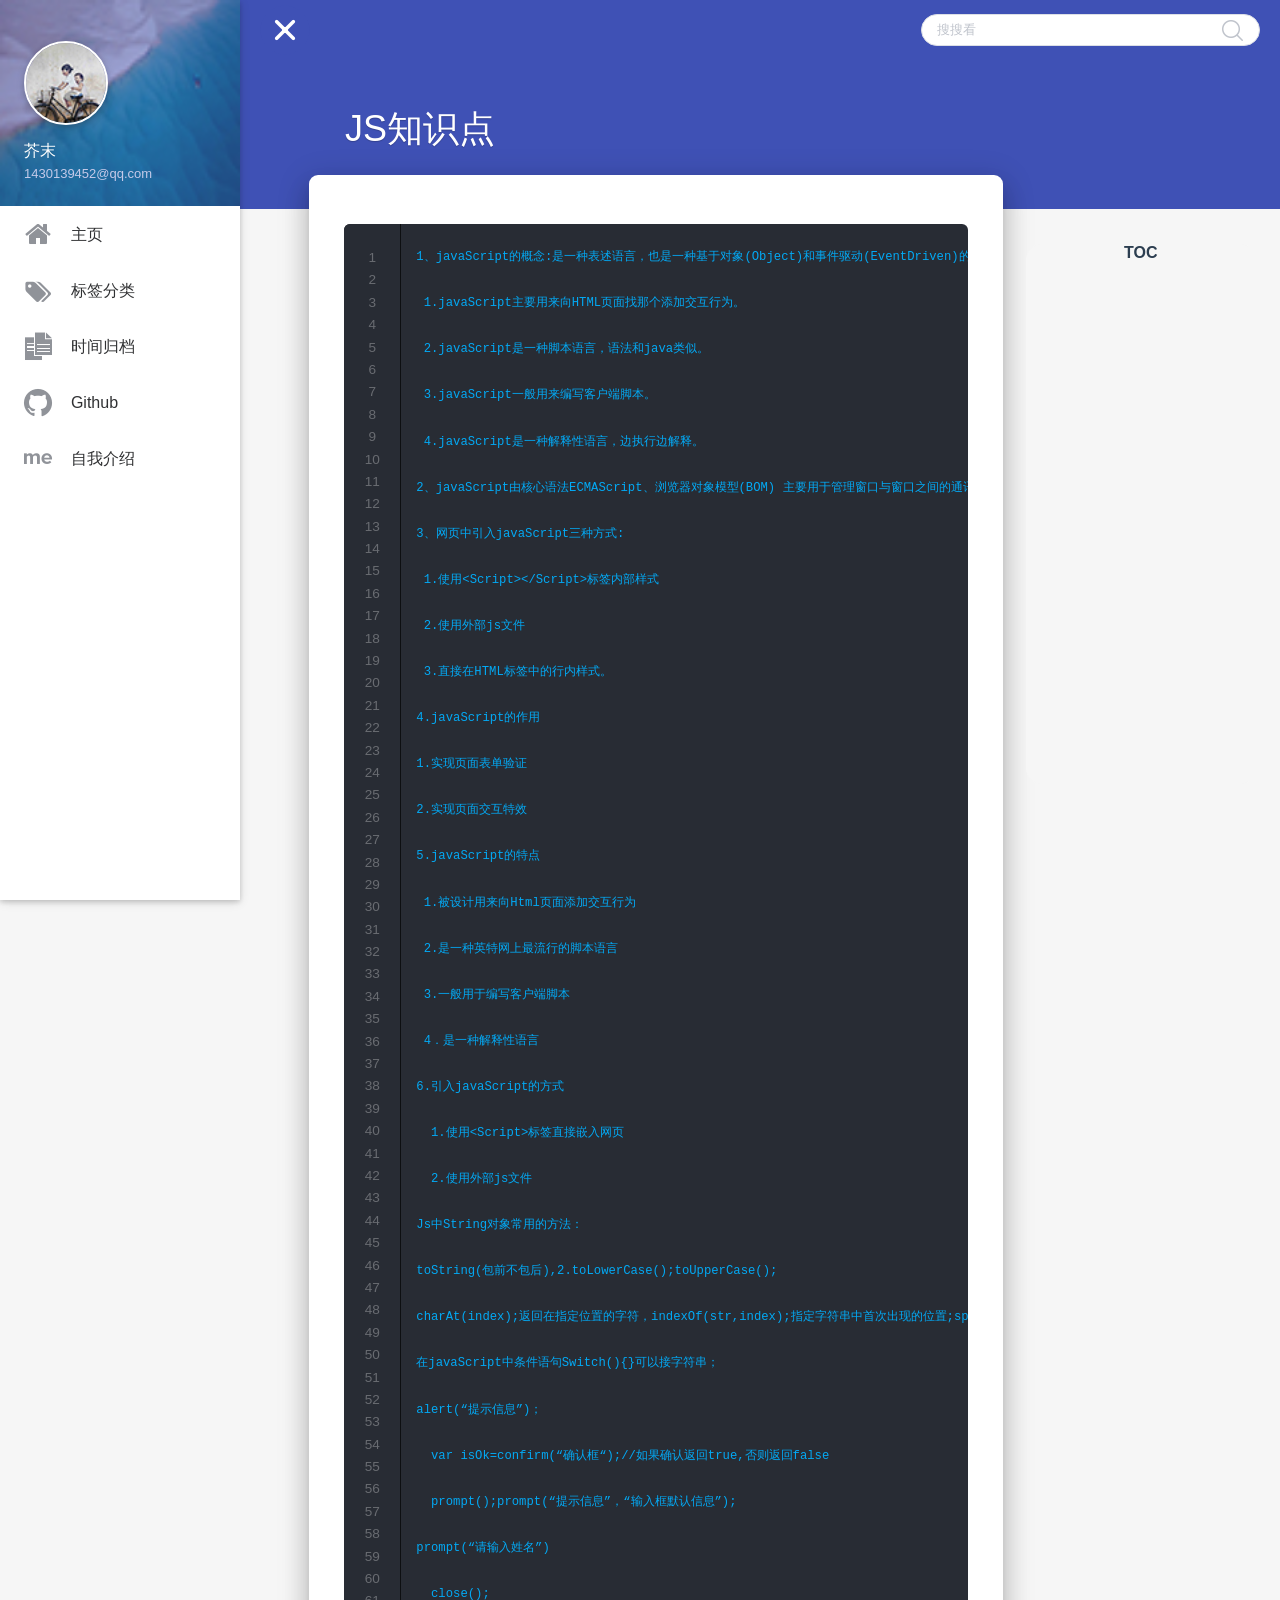
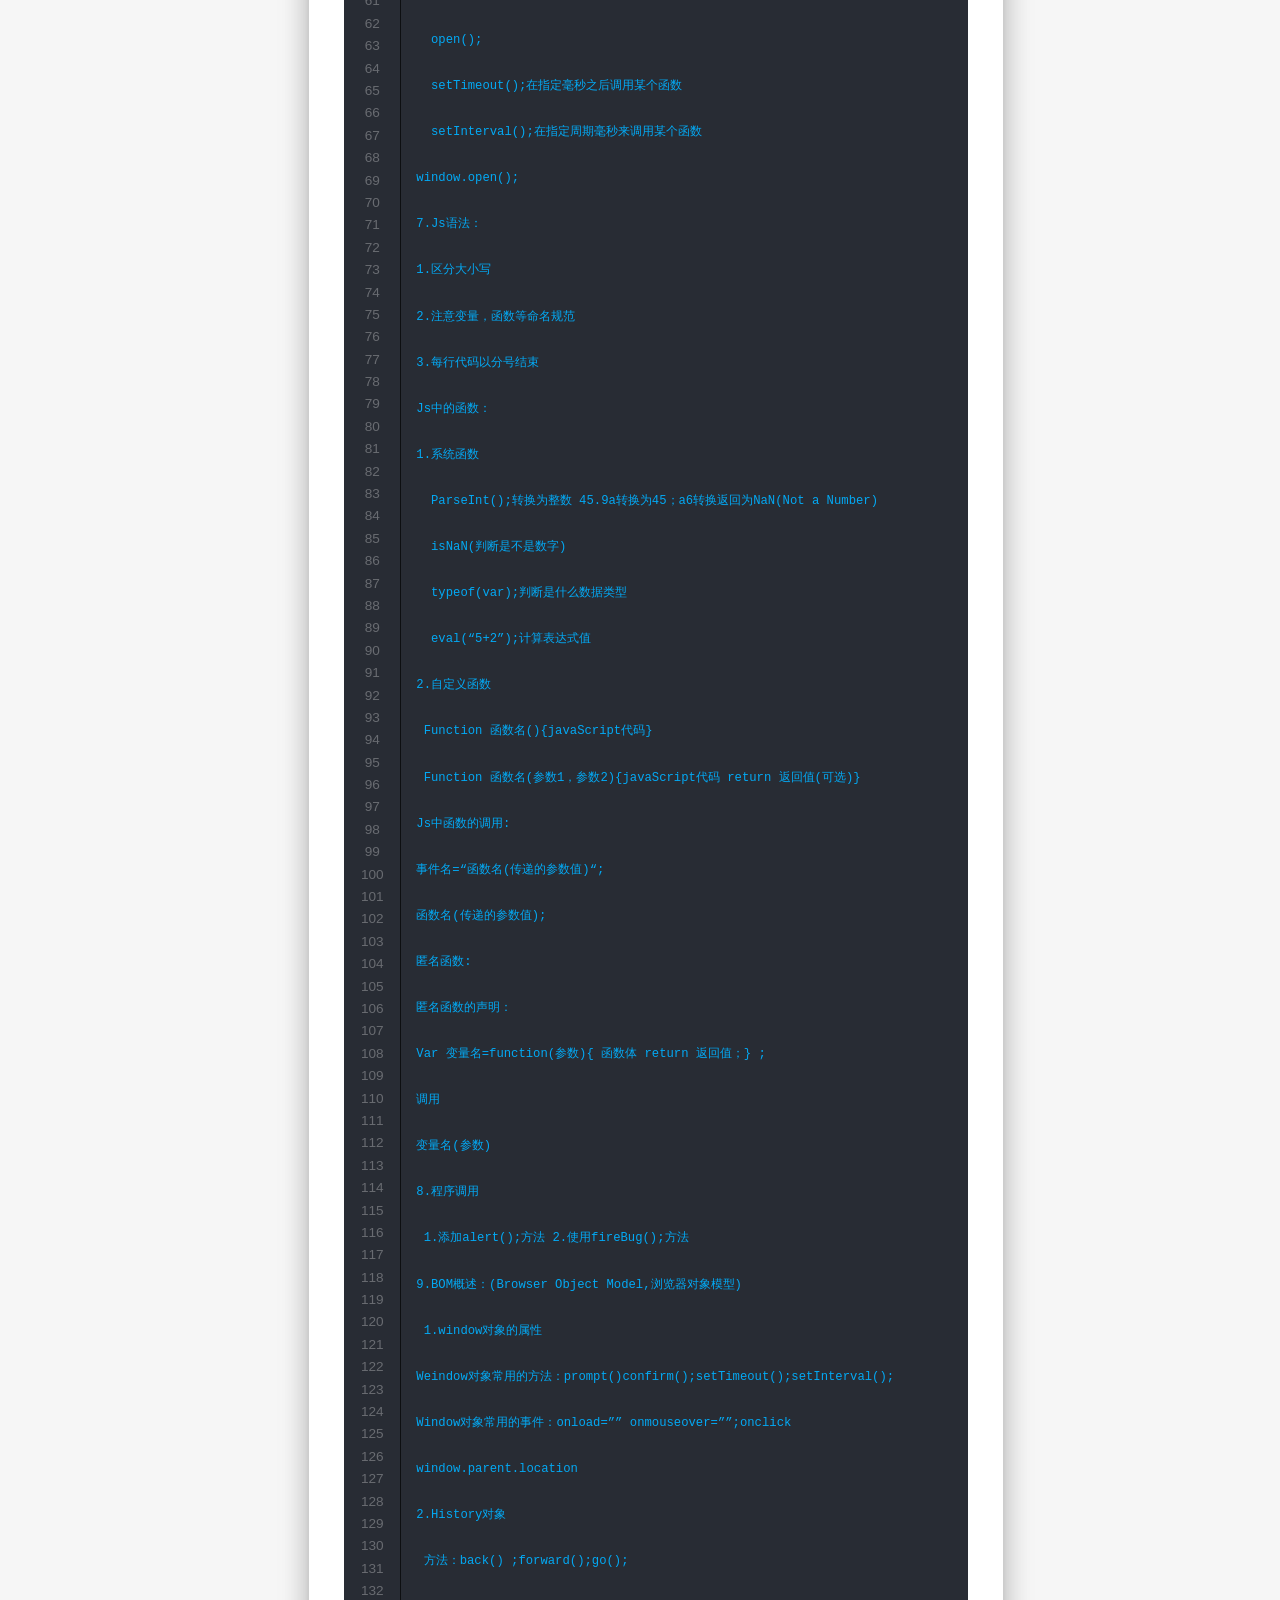
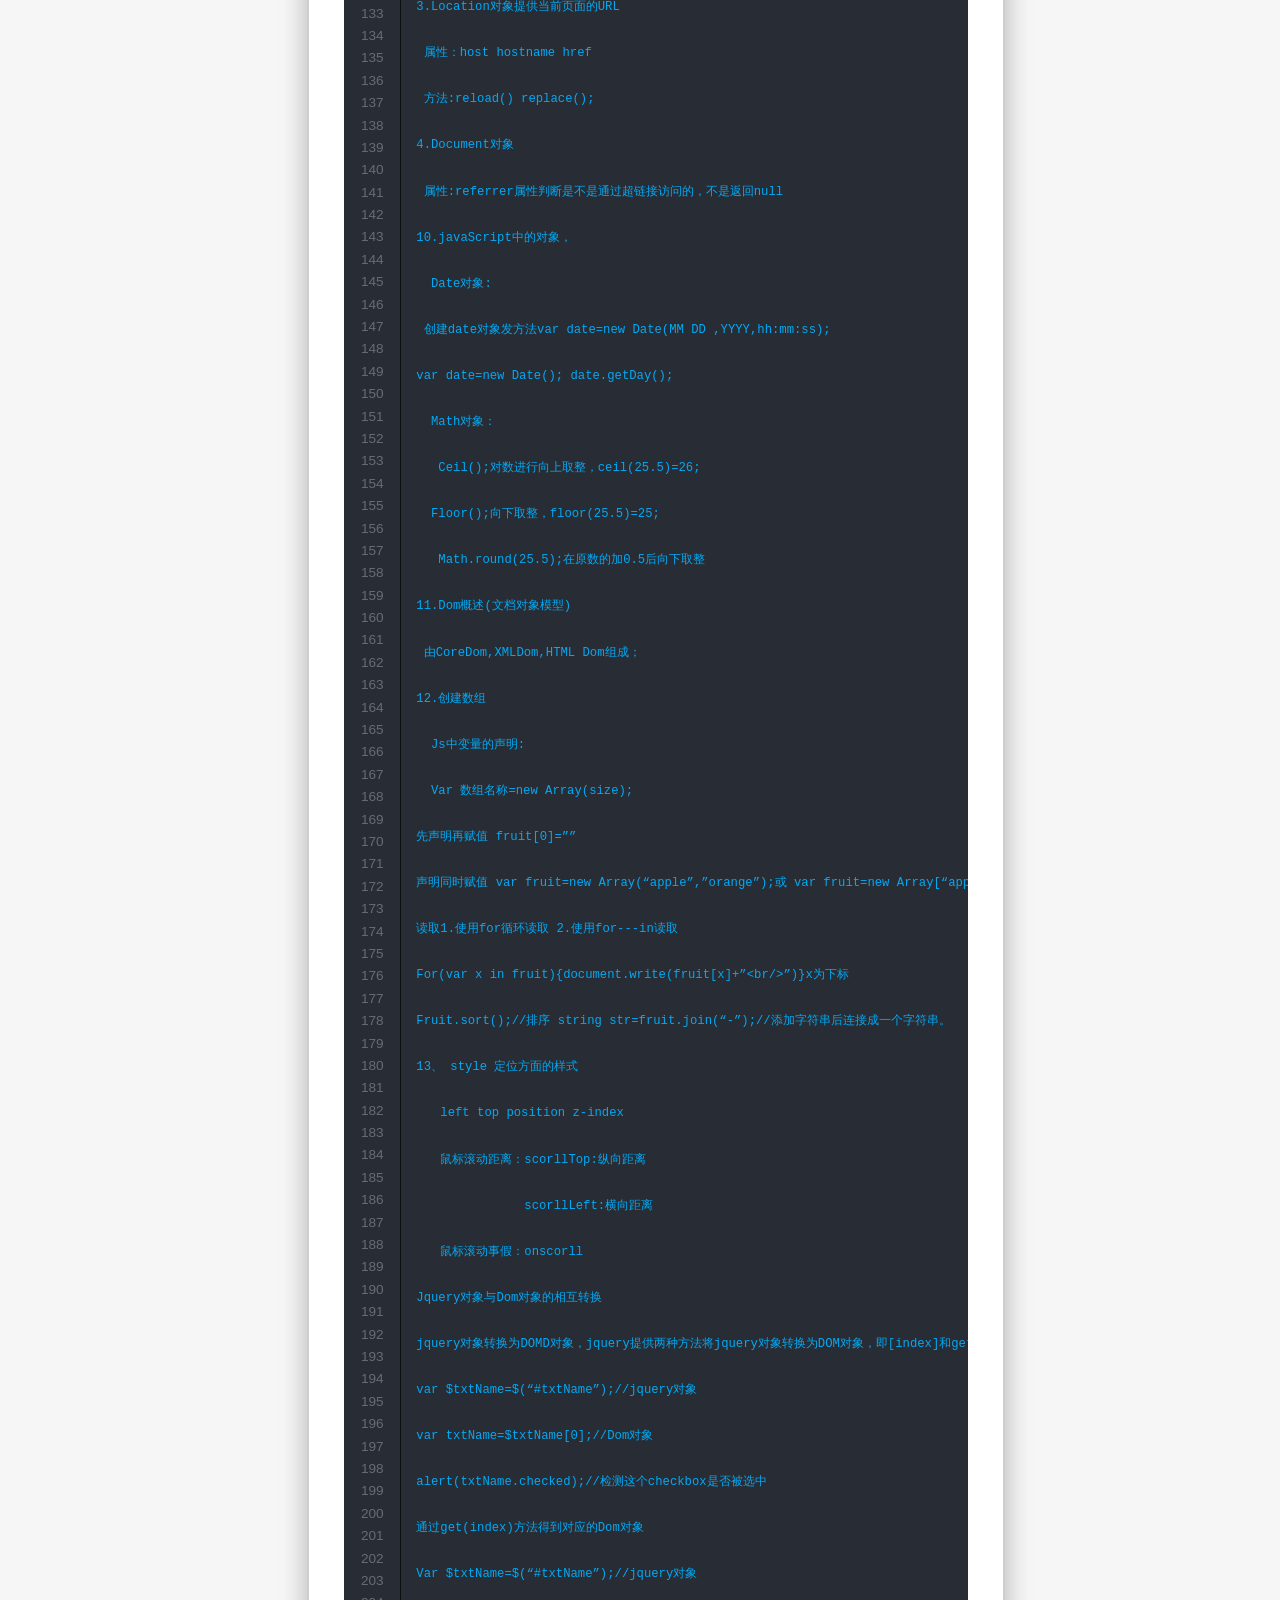
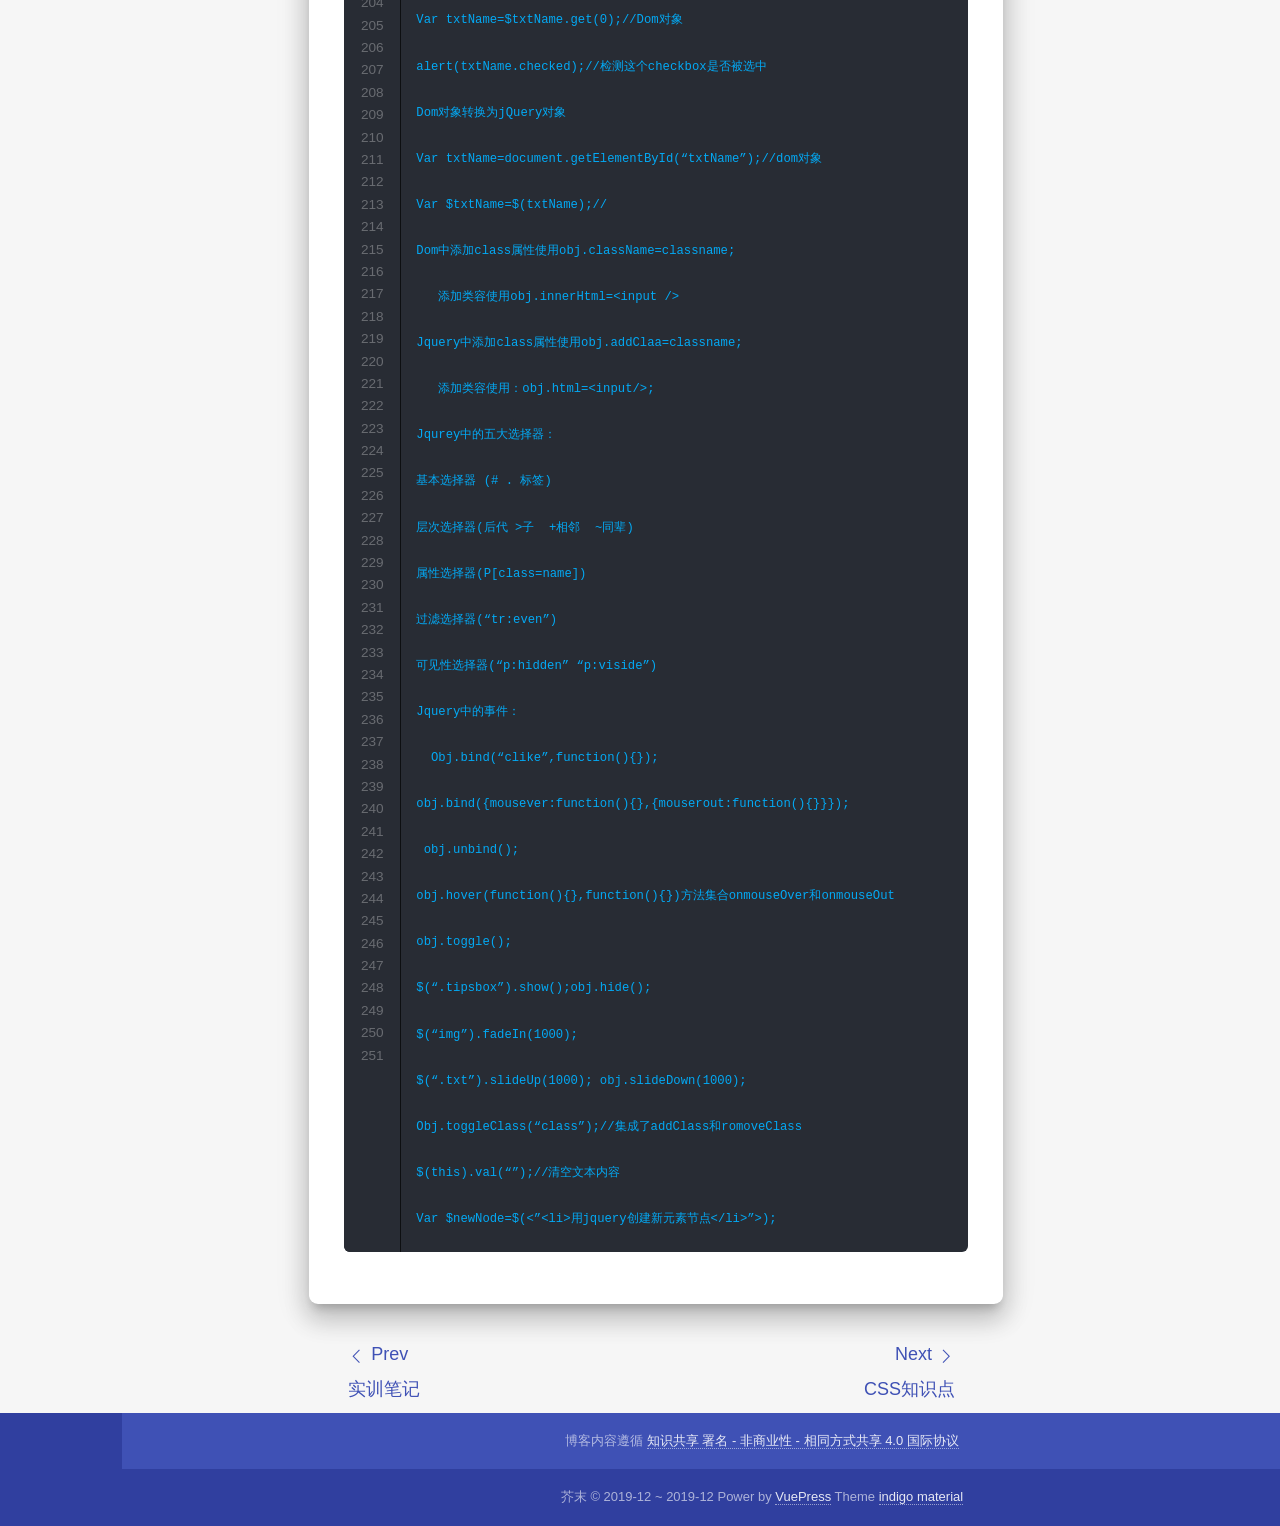
<file: posts/js.html>
<!DOCTYPE html>
<html lang="zh-CN">
  <head>
    <meta charset="utf-8" />
    <meta
      name="viewport"
      content="width=device-width, initial-scale=1, maximum-scale=1, user-scalable=no, minimal-ui"
    />
    <title>JS知识点 | 芥末</title>
    <meta name="description" content="天将降大任于斯人也，必先苦其心志，劳其筋骨，饿其体肤，空乏其身，行拂乱其所为，所以动心忍性，增益其所不能。" />
    <meta property="og:type" content="website" />
    <meta property="og:title" content="JS知识点 | 芥末" />
    <meta property="og:site_name" content="JS知识点 | 芥末" />
    <meta property="og:locale" content="zh-CN" />
    <meta name="twitter:card" content="summary" />
    <meta name="twitter:title" content="JS知识点 | 芥末" />
    <link rel="shortcut icon" href="/favicon.ico">
    
    <link rel="preload" href="/assets/css/0.styles.4c862405.css" as="style"><link rel="preload" href="/assets/js/app.96fa8ca2.js" as="script"><link rel="preload" href="/assets/js/1.716af554.js" as="script"><link rel="preload" href="/assets/js/14.8638e8d8.js" as="script"><link rel="preload" href="/assets/js/5.68c0f73b.js" as="script"><link rel="preload" href="/assets/js/7.b1d1a3c7.js" as="script"><link rel="preload" href="/assets/js/9.c16d6f98.js" as="script"><link rel="preload" href="/assets/js/6.cf863b70.js" as="script"><link rel="preload" href="/assets/js/22.d736c226.js" as="script"><link rel="preload" href="/assets/js/13.61227677.js" as="script"><link rel="preload" href="/assets/js/15.1a7d8497.js" as="script"><link rel="prefetch" href="/assets/js/10.82ed8db1.js"><link rel="prefetch" href="/assets/js/11.91251a4f.js"><link rel="prefetch" href="/assets/js/12.e8232952.js"><link rel="prefetch" href="/assets/js/16.7a9277a4.js"><link rel="prefetch" href="/assets/js/17.41a5d64f.js"><link rel="prefetch" href="/assets/js/18.af203059.js"><link rel="prefetch" href="/assets/js/19.4450b618.js"><link rel="prefetch" href="/assets/js/20.2419a7a1.js"><link rel="prefetch" href="/assets/js/21.09dcb0e3.js"><link rel="prefetch" href="/assets/js/23.0e36b0d7.js"><link rel="prefetch" href="/assets/js/24.70365e91.js"><link rel="prefetch" href="/assets/js/25.d3e3e435.js"><link rel="prefetch" href="/assets/js/4.61eb1fcd.js"><link rel="prefetch" href="/assets/js/8.5037a30b.js"><link rel="prefetch" href="/assets/js/search.0eebeb0e.js">
    <link rel="stylesheet" href="/assets/css/0.styles.4c862405.css">
  </head>
  <body>
    <div id="loader-wrapper" style="display: none;opacity:0">
      <div id="loader"></div>
      <div class="loader-section section-left"></div>
      <div class="loader-section section-right"></div>
    </div>
    <div id="app" data-server-rendered="true"><div style="height:100%;" data-v-60762676><section class="el-container main-container" data-v-60762676><aside class="el-aside menu" style="width:auto;" data-v-09011f04 data-v-60762676><ul role="menubar" class="menu-wrap el-menu" style="background-color:;" data-v-09011f04><li data-v-09011f04><div class="brand-wrap" style="background-image:url(/brand.jpg);" data-v-09011f04><div class="brand" data-v-09011f04><a href="/" class="avatar waves-effect waves-circle waves-light router-link-active" data-v-09011f04><img src="/avatar.jpg" data-v-09011f04></a> <hgroup class="introduce" data-v-09011f04><div class="nickname" data-v-09011f04>芥末</div> <a title="1430139452@qq.com" class="mail" data-v-09011f04>1430139452@qq.com</a></hgroup></div></div></li> <li role="menuitem" tabindex="-1" class="el-menu-item" style="padding-left:20px;color:;background-color:;" data-v-09011f04><i class="iconfont icon-home" data-v-09011f04></i> <span class="item-title" data-v-09011f04>主页</span></li> <li role="menuitem" tabindex="-1" class="el-menu-item" style="padding-left:20px;color:;background-color:;" data-v-09011f04><i class="iconfont icon-biaoqian" data-v-09011f04></i> <span class="item-title" data-v-09011f04>标签分类</span></li> <li role="menuitem" tabindex="-1" class="el-menu-item" style="padding-left:20px;color:;background-color:;" data-v-09011f04><i class="iconfont icon-wenzhang" data-v-09011f04></i> <span class="item-title" data-v-09011f04>时间归档</span></li> <li role="menuitem" tabindex="-1" class="el-menu-item" style="padding-left:20px;color:;background-color:;" data-v-09011f04><i class="iconfont icon-github" data-v-09011f04></i> <span class="item-title" data-v-09011f04>Github</span></li> <li role="menuitem" tabindex="-1" class="el-menu-item" style="padding-left:20px;color:;background-color:;" data-v-09011f04><i class="iconfont icon-aboutme" data-v-09011f04></i> <span class="item-title" data-v-09011f04>自我介绍</span></li></ul></aside> <section class="el-container container-warp" data-v-60762676><header id="topHeader" class="el-header top-header" style="height:60px;padding-left:260px;" data-v-7429231c data-v-60762676><div class="header-warp el-row is-align-middle el-row--flex" data-v-7429231c><div class="el-col el-col-12 el-col-xs-7" data-v-7429231c><div class="el-row is-align-middle el-row--flex" data-v-7429231c><div class="el-col el-col-2" data-v-7429231c><button type="button" class="el-button el-button--primary is-circle" data-v-7429231c><!----><!----><span><i class="iconfont icon-caidan" data-v-7429231c></i></span></button></div></div></div> <div class="el-col el-col-20 el-col-xs-24" data-v-7429231c><div class="grid-content bg-purple-light" data-v-7429231c><div class="el-row is-justify-end is-align-middle el-row--flex" data-v-7429231c><div class="el-col el-col-13 el-col-xs-24 el-col-sm-21 el-col-md-17 el-col-lg-13" data-v-7429231c><div aria-haspopup="listbox" role="combobox" aria-owns="el-autocomplete-4796" class="el-autocomplete search-input" data-v-7429231c><div class="el-input el-input--small el-input--suffix"><!----><input type="text" autocomplete="off" valueKey="value" popperClass="search-popper" placeholder="搜搜看" fetchSuggestions="function () { [native code] }" debounce="300" placement="bottom-start" popperAppendToBody="true" value="" class="el-input__inner"><!----><span class="el-input__suffix"><span class="el-input__suffix-inner"><i class="el-input__icon el-icon-search search-ico" data-v-7429231c></i><!----></span><!----></span><!----></div><div role="region" class="el-autocomplete-suggestion el-popper search-popper" style="width:;display:none;"><div class="el-scrollbar"><div class="el-autocomplete-suggestion__wrap el-scrollbar__wrap el-scrollbar__wrap--hidden-default"><ul class="el-scrollbar__view el-autocomplete-suggestion__list"></ul></div><div class="el-scrollbar__bar is-horizontal"><div class="el-scrollbar__thumb" style="width:0;transform:translateX(0%);ms-transform:translateX(0%);webkit-transform:translateX(0%);"></div></div><div class="el-scrollbar__bar is-vertical"><div class="el-scrollbar__thumb" style="height:0;transform:translateY(0%);ms-transform:translateY(0%);webkit-transform:translateY(0%);"></div></div></div></div></div></div></div></div></div></div></header> <main class="el-main my-main" style="margin-left:240px;" data-v-4fec0d22 data-v-60762676><div class="content-header index-header" data-v-0d2aefce data-v-4fec0d22><div class="container fade-scale in" data-v-0d2aefce><h1 id="conentHeader" class="title" data-v-0d2aefce>JS知识点</h1> <h5 class="subtitle" data-v-0d2aefce></h5></div></div> <div data-v-62816cfb data-v-4fec0d22 data-v-4fec0d22><div class="post-content el-row is-justify-center el-row--flex" data-v-62816cfb><div id="post-card" class="post-card post-sign el-col el-col-16 el-col-xs-24 el-col-sm-23 el-col-md-23 el-col-lg-16" data-v-62816cfb><div class="content__default" data-v-62816cfb><div class="language- line-numbers-mode"><pre class="language-text"><code>1、javaScript的概念:是一种表述语言，也是一种基于对象(Object)和事件驱动(EventDriven)的，安全性好的脚本语言，运行在客户端，从而减轻服务器端的负担，总结如下：

 1.javaScript主要用来向HTML页面找那个添加交互行为。

 2.javaScript是一种脚本语言，语法和java类似。

 3.javaScript一般用来编写客户端脚本。

 4.javaScript是一种解释性语言，边执行边解释。

2、javaScript由核心语法ECMAScript、浏览器对象模型(BOM) 主要用于管理窗口与窗口之间的通讯，因此其核心对象是window、文档对象模型(DOM)三部分组成.

3、网页中引入javaScript三种方式:

 1.使用&lt;Script&gt;&lt;/Script&gt;标签内部样式

 2.使用外部js文件

 3.直接在HTML标签中的行内样式。

4.javaScript的作用

1.实现页面表单验证

2.实现页面交互特效

5.javaScript的特点

 1.被设计用来向Html页面添加交互行为

 2.是一种英特网上最流行的脚本语言

 3.一般用于编写客户端脚本

 4．是一种解释性语言

6.引入javaScript的方式

  1.使用&lt;Script&gt;标签直接嵌入网页

  2.使用外部js文件

Js中String对象常用的方法：

toString(包前不包后),2.toLowerCase();toUpperCase();

charAt(index);返回在指定位置的字符，indexOf(str,index);指定字符串中首次出现的位置;split(str);将字符串分割为字符串数组

在javaScript中条件语句Switch(){}可以接字符串；

alert(“提示信息”)；

  var isOk=confirm(“确认框“);//如果确认返回true,否则返回false

  prompt();prompt(“提示信息”，“输入框默认信息”);

prompt(“请输入姓名”)

  close();

  open();

  setTimeout();在指定毫秒之后调用某个函数

  setInterval();在指定周期毫秒来调用某个函数

window.open();

7.Js语法：

1.区分大小写

2.注意变量，函数等命名规范

3.每行代码以分号结束

Js中的函数：

1.系统函数 

  ParseInt();转换为整数 45.9a转换为45；a6转换返回为NaN(Not a Number)

  isNaN(判断是不是数字)

  typeof(var);判断是什么数据类型

  eval(“5+2”);计算表达式值

2.自定义函数

 Function 函数名(){javaScript代码}

 Function 函数名(参数1，参数2){javaScript代码 return 返回值(可选)}

Js中函数的调用:

事件名=“函数名(传递的参数值)“;

函数名(传递的参数值);

匿名函数:

匿名函数的声明：

Var 变量名=function(参数){ 函数体 return 返回值；} ;

调用

变量名(参数)

8.程序调用

 1.添加alert();方法 2.使用fireBug();方法

9.BOM概述：(Browser Object Model,浏览器对象模型)

 1.window对象的属性

Weindow对象常用的方法：prompt()confirm();setTimeout();setInterval();

Window对象常用的事件：onload=”” onmouseover=””;onclick

window.parent.location

2.History对象

 方法：back() ;forward();go();

3.Location对象提供当前页面的URL

 属性：host hostname href

 方法:reload() replace();

4.Document对象

 属性:referrer属性判断是不是通过超链接访问的，不是返回null

10.javaScript中的对象，

  Date对象:

 创建date对象发方法var date=new Date(MM DD ,YYYY,hh:mm:ss);

var date=new Date(); date.getDay();

  Math对象：

   Ceil();对数进行向上取整，ceil(25.5)=26;

  Floor();向下取整，floor(25.5)=25;

   Math.round(25.5);在原数的加0.5后向下取整

11.Dom概述(文档对象模型)

 由CoreDom,XMLDom,HTML Dom组成；

12.创建数组

  Js中变量的声明:

  Var 数组名称=new Array(size);

先声明再赋值 fruit[0]=””

声明同时赋值 var fruit=new Array(“apple”,”orange”);或 var fruit=new Array[“apple”,”orange”];

读取1.使用for循环读取 2.使用for---in读取

For(var x in fruit){document.write(fruit[x]+”&lt;br/&gt;”)}x为下标

Fruit.sort();//排序 string str=fruit.join(“-”);//添加字符串后连接成一个字符串。

13、 style 定位方面的样式

　　left top position z-index

　　鼠标滚动距离：scorllTop:纵向距离

　　　　　　　　　scorllLeft:横向距离

　　鼠标滚动事假：onscorll

Jquery对象与Dom对象的相互转换

jquery对象转换为DOMD对象，jquery提供两种方法将jquery对象转换为DOM对象，即[index]和get(index),

var $txtName=$(“#txtName”);//jquery对象

var txtName=$txtName[0];//Dom对象

alert(txtName.checked);//检测这个checkbox是否被选中

通过get(index)方法得到对应的Dom对象

Var $txtName=$(“#txtName”);//jquery对象

Var txtName=$txtName.get(0);//Dom对象

alert(txtName.checked);//检测这个checkbox是否被选中

Dom对象转换为jQuery对象

Var txtName=document.getElementById(“txtName”);//dom对象

Var $txtName=$(txtName);//

Dom中添加class属性使用obj.className=classname;

   添加类容使用obj.innerHtml=&lt;input /&gt;

Jquery中添加class属性使用obj.addClaa=classname;

   添加类容使用：obj.html=&lt;input/&gt;;

Jqurey中的五大选择器：

基本选择器 (# . 标签)

层次选择器(后代 &gt;子  +相邻  ~同辈)

属性选择器(P[class=name])

过滤选择器(“tr:even”)

可见性选择器(“p:hidden” “p:viside”)

Jquery中的事件：

  Obj.bind(“clike”,function(){});

obj.bind({mousever:function(){},{mouserout:function(){}}});

 obj.unbind();

obj.hover(function(){},function(){})方法集合onmouseOver和onmouseOut

obj.toggle();

$(“.tipsbox”).show();obj.hide();

$(“img”).fadeIn(1000);

$(“.txt”).slideUp(1000); obj.slideDown(1000);

Obj.toggleClass(“class”);//集成了addClass和romoveClass

$(this).val(“”);//清空文本内容

Var $newNode=$(&lt;”&lt;li&gt;用jquery创建新元素节点&lt;/li&gt;”&gt;);
</code></pre> <div class="line-numbers-wrapper"><span class="line-number">1</span><br><span class="line-number">2</span><br><span class="line-number">3</span><br><span class="line-number">4</span><br><span class="line-number">5</span><br><span class="line-number">6</span><br><span class="line-number">7</span><br><span class="line-number">8</span><br><span class="line-number">9</span><br><span class="line-number">10</span><br><span class="line-number">11</span><br><span class="line-number">12</span><br><span class="line-number">13</span><br><span class="line-number">14</span><br><span class="line-number">15</span><br><span class="line-number">16</span><br><span class="line-number">17</span><br><span class="line-number">18</span><br><span class="line-number">19</span><br><span class="line-number">20</span><br><span class="line-number">21</span><br><span class="line-number">22</span><br><span class="line-number">23</span><br><span class="line-number">24</span><br><span class="line-number">25</span><br><span class="line-number">26</span><br><span class="line-number">27</span><br><span class="line-number">28</span><br><span class="line-number">29</span><br><span class="line-number">30</span><br><span class="line-number">31</span><br><span class="line-number">32</span><br><span class="line-number">33</span><br><span class="line-number">34</span><br><span class="line-number">35</span><br><span class="line-number">36</span><br><span class="line-number">37</span><br><span class="line-number">38</span><br><span class="line-number">39</span><br><span class="line-number">40</span><br><span class="line-number">41</span><br><span class="line-number">42</span><br><span class="line-number">43</span><br><span class="line-number">44</span><br><span class="line-number">45</span><br><span class="line-number">46</span><br><span class="line-number">47</span><br><span class="line-number">48</span><br><span class="line-number">49</span><br><span class="line-number">50</span><br><span class="line-number">51</span><br><span class="line-number">52</span><br><span class="line-number">53</span><br><span class="line-number">54</span><br><span class="line-number">55</span><br><span class="line-number">56</span><br><span class="line-number">57</span><br><span class="line-number">58</span><br><span class="line-number">59</span><br><span class="line-number">60</span><br><span class="line-number">61</span><br><span class="line-number">62</span><br><span class="line-number">63</span><br><span class="line-number">64</span><br><span class="line-number">65</span><br><span class="line-number">66</span><br><span class="line-number">67</span><br><span class="line-number">68</span><br><span class="line-number">69</span><br><span class="line-number">70</span><br><span class="line-number">71</span><br><span class="line-number">72</span><br><span class="line-number">73</span><br><span class="line-number">74</span><br><span class="line-number">75</span><br><span class="line-number">76</span><br><span class="line-number">77</span><br><span class="line-number">78</span><br><span class="line-number">79</span><br><span class="line-number">80</span><br><span class="line-number">81</span><br><span class="line-number">82</span><br><span class="line-number">83</span><br><span class="line-number">84</span><br><span class="line-number">85</span><br><span class="line-number">86</span><br><span class="line-number">87</span><br><span class="line-number">88</span><br><span class="line-number">89</span><br><span class="line-number">90</span><br><span class="line-number">91</span><br><span class="line-number">92</span><br><span class="line-number">93</span><br><span class="line-number">94</span><br><span class="line-number">95</span><br><span class="line-number">96</span><br><span class="line-number">97</span><br><span class="line-number">98</span><br><span class="line-number">99</span><br><span class="line-number">100</span><br><span class="line-number">101</span><br><span class="line-number">102</span><br><span class="line-number">103</span><br><span class="line-number">104</span><br><span class="line-number">105</span><br><span class="line-number">106</span><br><span class="line-number">107</span><br><span class="line-number">108</span><br><span class="line-number">109</span><br><span class="line-number">110</span><br><span class="line-number">111</span><br><span class="line-number">112</span><br><span class="line-number">113</span><br><span class="line-number">114</span><br><span class="line-number">115</span><br><span class="line-number">116</span><br><span class="line-number">117</span><br><span class="line-number">118</span><br><span class="line-number">119</span><br><span class="line-number">120</span><br><span class="line-number">121</span><br><span class="line-number">122</span><br><span class="line-number">123</span><br><span class="line-number">124</span><br><span class="line-number">125</span><br><span class="line-number">126</span><br><span class="line-number">127</span><br><span class="line-number">128</span><br><span class="line-number">129</span><br><span class="line-number">130</span><br><span class="line-number">131</span><br><span class="line-number">132</span><br><span class="line-number">133</span><br><span class="line-number">134</span><br><span class="line-number">135</span><br><span class="line-number">136</span><br><span class="line-number">137</span><br><span class="line-number">138</span><br><span class="line-number">139</span><br><span class="line-number">140</span><br><span class="line-number">141</span><br><span class="line-number">142</span><br><span class="line-number">143</span><br><span class="line-number">144</span><br><span class="line-number">145</span><br><span class="line-number">146</span><br><span class="line-number">147</span><br><span class="line-number">148</span><br><span class="line-number">149</span><br><span class="line-number">150</span><br><span class="line-number">151</span><br><span class="line-number">152</span><br><span class="line-number">153</span><br><span class="line-number">154</span><br><span class="line-number">155</span><br><span class="line-number">156</span><br><span class="line-number">157</span><br><span class="line-number">158</span><br><span class="line-number">159</span><br><span class="line-number">160</span><br><span class="line-number">161</span><br><span class="line-number">162</span><br><span class="line-number">163</span><br><span class="line-number">164</span><br><span class="line-number">165</span><br><span class="line-number">166</span><br><span class="line-number">167</span><br><span class="line-number">168</span><br><span class="line-number">169</span><br><span class="line-number">170</span><br><span class="line-number">171</span><br><span class="line-number">172</span><br><span class="line-number">173</span><br><span class="line-number">174</span><br><span class="line-number">175</span><br><span class="line-number">176</span><br><span class="line-number">177</span><br><span class="line-number">178</span><br><span class="line-number">179</span><br><span class="line-number">180</span><br><span class="line-number">181</span><br><span class="line-number">182</span><br><span class="line-number">183</span><br><span class="line-number">184</span><br><span class="line-number">185</span><br><span class="line-number">186</span><br><span class="line-number">187</span><br><span class="line-number">188</span><br><span class="line-number">189</span><br><span class="line-number">190</span><br><span class="line-number">191</span><br><span class="line-number">192</span><br><span class="line-number">193</span><br><span class="line-number">194</span><br><span class="line-number">195</span><br><span class="line-number">196</span><br><span class="line-number">197</span><br><span class="line-number">198</span><br><span class="line-number">199</span><br><span class="line-number">200</span><br><span class="line-number">201</span><br><span class="line-number">202</span><br><span class="line-number">203</span><br><span class="line-number">204</span><br><span class="line-number">205</span><br><span class="line-number">206</span><br><span class="line-number">207</span><br><span class="line-number">208</span><br><span class="line-number">209</span><br><span class="line-number">210</span><br><span class="line-number">211</span><br><span class="line-number">212</span><br><span class="line-number">213</span><br><span class="line-number">214</span><br><span class="line-number">215</span><br><span class="line-number">216</span><br><span class="line-number">217</span><br><span class="line-number">218</span><br><span class="line-number">219</span><br><span class="line-number">220</span><br><span class="line-number">221</span><br><span class="line-number">222</span><br><span class="line-number">223</span><br><span class="line-number">224</span><br><span class="line-number">225</span><br><span class="line-number">226</span><br><span class="line-number">227</span><br><span class="line-number">228</span><br><span class="line-number">229</span><br><span class="line-number">230</span><br><span class="line-number">231</span><br><span class="line-number">232</span><br><span class="line-number">233</span><br><span class="line-number">234</span><br><span class="line-number">235</span><br><span class="line-number">236</span><br><span class="line-number">237</span><br><span class="line-number">238</span><br><span class="line-number">239</span><br><span class="line-number">240</span><br><span class="line-number">241</span><br><span class="line-number">242</span><br><span class="line-number">243</span><br><span class="line-number">244</span><br><span class="line-number">245</span><br><span class="line-number">246</span><br><span class="line-number">247</span><br><span class="line-number">248</span><br><span class="line-number">249</span><br><span class="line-number">250</span><br><span class="line-number">251</span><br></div></div></div> <span id="footerPost" data-v-62816cfb></span></div> <div id="post-toc" class="post-toc el-col el-col-6" data-v-62816cfb><h4 class="catalog-title" data-v-62816cfb>TOC</h4> <div class="catalog-body" data-v-62816cfb><ul id="catalog-list" class="catalog-list" data-v-62816cfb></ul></div></div></div> <div class="post-nav el-row is-justify-space-around el-row--flex" data-v-62816cfb><div class="post-prev el-col el-col-7" data-v-62816cfb><div data-v-62816cfb><a href="/posts/%E5%AE%9E%E8%AE%AD.html" data-v-62816cfb><i class="el-icon-arrow-left" data-v-62816cfb></i> Prev
        </a> <p class="nav-title" data-v-62816cfb>实训笔记</p></div></div> <div class="post-next el-col el-col-7 el-col-lg-pull-5" data-v-62816cfb><div data-v-62816cfb><a href="/posts/css.html" data-v-62816cfb>
          Next
          <i class="el-icon-arrow-right" data-v-62816cfb></i></a> <p class="nav-title" data-v-62816cfb>CSS知识点</p></div></div></div> <div class="el-row is-justify-center el-row--flex" data-v-62816cfb></div> <span data-v-2ab0b9b3 data-v-62816cfb><button type="button" class="el-button toc-btn el-button--primary is-circle" data-v-2ab0b9b3><!----><!----><span><i class="iconfont icon-service-directory" data-v-2ab0b9b3></i></span></button> <button type="button" class="el-button gotop-btn el-button--primary is-circle" data-v-2ab0b9b3><!----><!----><span><i class="el-icon-arrow-up" data-v-2ab0b9b3></i></span></button></span></div></main></section> <button type="button" class="el-button gotop-btn el-button--primary is-circle" style="display:none;" data-v-0ca947a2 data-v-60762676><!----><!----><span><i class="el-icon-arrow-up" data-v-0ca947a2></i></span></button></section> <footer class="el-footer container-footer" style="height:60px;" data-v-d5fdfe92 data-v-60762676><div class="footer-warp el-row is-justify-center is-align-center el-row--flex footerMargin" data-v-d5fdfe92><div class="footer-top el-col el-col-24" data-v-d5fdfe92><p class="ellipsis" data-v-d5fdfe92><span data-v-d5fdfe92>
          博客内容遵循
          <a rel="license" href="https://creativecommons.org/licenses/by-nc-sa/4.0/deed.zh" data-v-d5fdfe92>知识共享 署名 - 非商业性 - 相同方式共享 4.0 国际协议</a></span></p></div> <div class="footer-bottom el-col el-col-24" data-v-d5fdfe92><p class="ellipsis" data-v-d5fdfe92><span data-v-d5fdfe92><span data-v-d5fdfe92>
            芥末 © 2019-12 ~ 2019-12
          </span></span> <span data-v-d5fdfe92>
          Power by
          <a href="https://vuepress.vuejs.org/zh/" target="_blank" data-v-d5fdfe92>VuePress</a> Theme
          <a href="https://github.com/zhhlwd/vuepress-theme-indigo-material" target="_blank" data-v-d5fdfe92>indigo material</a></span></p></div></div></footer> <div class="overlay" data-v-60762676></div></div><div class="global-ui"></div></div>
    <script src="/assets/js/app.96fa8ca2.js" defer></script><script src="/assets/js/1.716af554.js" defer></script><script src="/assets/js/14.8638e8d8.js" defer></script><script src="/assets/js/5.68c0f73b.js" defer></script><script src="/assets/js/7.b1d1a3c7.js" defer></script><script src="/assets/js/9.c16d6f98.js" defer></script><script src="/assets/js/6.cf863b70.js" defer></script><script src="/assets/js/22.d736c226.js" defer></script><script src="/assets/js/13.61227677.js" defer></script><script src="/assets/js/15.1a7d8497.js" defer></script>
  </body>
</html>
</file>
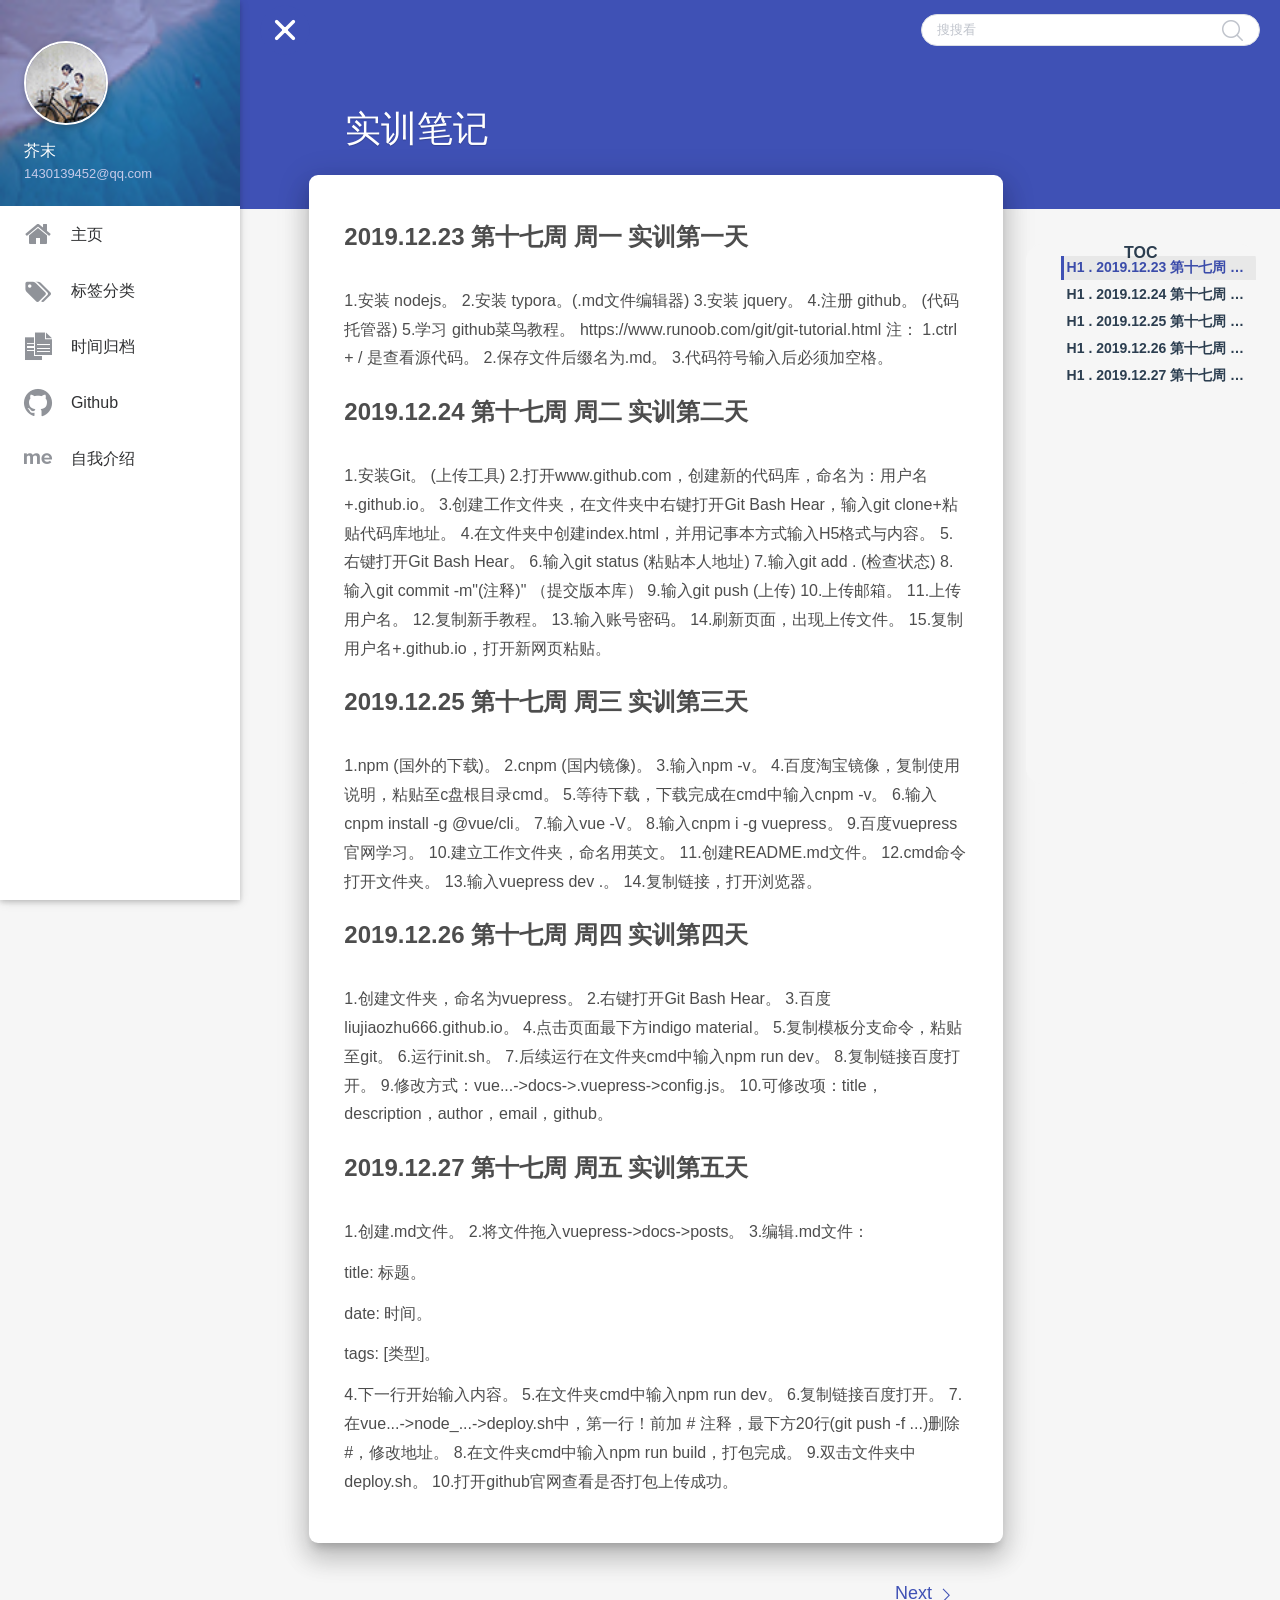
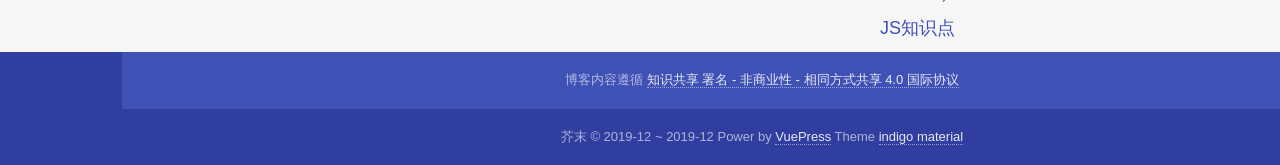
<file: posts/实训.html>
<!DOCTYPE html>
<html lang="zh-CN">
  <head>
    <meta charset="utf-8" />
    <meta
      name="viewport"
      content="width=device-width, initial-scale=1, maximum-scale=1, user-scalable=no, minimal-ui"
    />
    <title>实训笔记 | 芥末</title>
    <meta name="description" content="天将降大任于斯人也，必先苦其心志，劳其筋骨，饿其体肤，空乏其身，行拂乱其所为，所以动心忍性，增益其所不能。" />
    <meta property="og:type" content="website" />
    <meta property="og:title" content="实训笔记 | 芥末" />
    <meta property="og:site_name" content="实训笔记 | 芥末" />
    <meta property="og:locale" content="zh-CN" />
    <meta name="twitter:card" content="summary" />
    <meta name="twitter:title" content="实训笔记 | 芥末" />
    <link rel="shortcut icon" href="/favicon.ico">
    
    <link rel="preload" href="/assets/css/0.styles.4c862405.css" as="style"><link rel="preload" href="/assets/js/app.96fa8ca2.js" as="script"><link rel="preload" href="/assets/js/1.716af554.js" as="script"><link rel="preload" href="/assets/js/14.8638e8d8.js" as="script"><link rel="preload" href="/assets/js/5.68c0f73b.js" as="script"><link rel="preload" href="/assets/js/7.b1d1a3c7.js" as="script"><link rel="preload" href="/assets/js/9.c16d6f98.js" as="script"><link rel="preload" href="/assets/js/6.cf863b70.js" as="script"><link rel="preload" href="/assets/js/23.0e36b0d7.js" as="script"><link rel="preload" href="/assets/js/13.61227677.js" as="script"><link rel="preload" href="/assets/js/15.1a7d8497.js" as="script"><link rel="prefetch" href="/assets/js/10.82ed8db1.js"><link rel="prefetch" href="/assets/js/11.91251a4f.js"><link rel="prefetch" href="/assets/js/12.e8232952.js"><link rel="prefetch" href="/assets/js/16.7a9277a4.js"><link rel="prefetch" href="/assets/js/17.41a5d64f.js"><link rel="prefetch" href="/assets/js/18.af203059.js"><link rel="prefetch" href="/assets/js/19.4450b618.js"><link rel="prefetch" href="/assets/js/20.2419a7a1.js"><link rel="prefetch" href="/assets/js/21.09dcb0e3.js"><link rel="prefetch" href="/assets/js/22.d736c226.js"><link rel="prefetch" href="/assets/js/24.70365e91.js"><link rel="prefetch" href="/assets/js/25.d3e3e435.js"><link rel="prefetch" href="/assets/js/4.61eb1fcd.js"><link rel="prefetch" href="/assets/js/8.5037a30b.js"><link rel="prefetch" href="/assets/js/search.0eebeb0e.js">
    <link rel="stylesheet" href="/assets/css/0.styles.4c862405.css">
  </head>
  <body>
    <div id="loader-wrapper" style="display: none;opacity:0">
      <div id="loader"></div>
      <div class="loader-section section-left"></div>
      <div class="loader-section section-right"></div>
    </div>
    <div id="app" data-server-rendered="true"><div style="height:100%;" data-v-60762676><section class="el-container main-container" data-v-60762676><aside class="el-aside menu" style="width:auto;" data-v-09011f04 data-v-60762676><ul role="menubar" class="menu-wrap el-menu" style="background-color:;" data-v-09011f04><li data-v-09011f04><div class="brand-wrap" style="background-image:url(/brand.jpg);" data-v-09011f04><div class="brand" data-v-09011f04><a href="/" class="avatar waves-effect waves-circle waves-light router-link-active" data-v-09011f04><img src="/avatar.jpg" data-v-09011f04></a> <hgroup class="introduce" data-v-09011f04><div class="nickname" data-v-09011f04>芥末</div> <a title="1430139452@qq.com" class="mail" data-v-09011f04>1430139452@qq.com</a></hgroup></div></div></li> <li role="menuitem" tabindex="-1" class="el-menu-item" style="padding-left:20px;color:;background-color:;" data-v-09011f04><i class="iconfont icon-home" data-v-09011f04></i> <span class="item-title" data-v-09011f04>主页</span></li> <li role="menuitem" tabindex="-1" class="el-menu-item" style="padding-left:20px;color:;background-color:;" data-v-09011f04><i class="iconfont icon-biaoqian" data-v-09011f04></i> <span class="item-title" data-v-09011f04>标签分类</span></li> <li role="menuitem" tabindex="-1" class="el-menu-item" style="padding-left:20px;color:;background-color:;" data-v-09011f04><i class="iconfont icon-wenzhang" data-v-09011f04></i> <span class="item-title" data-v-09011f04>时间归档</span></li> <li role="menuitem" tabindex="-1" class="el-menu-item" style="padding-left:20px;color:;background-color:;" data-v-09011f04><i class="iconfont icon-github" data-v-09011f04></i> <span class="item-title" data-v-09011f04>Github</span></li> <li role="menuitem" tabindex="-1" class="el-menu-item" style="padding-left:20px;color:;background-color:;" data-v-09011f04><i class="iconfont icon-aboutme" data-v-09011f04></i> <span class="item-title" data-v-09011f04>自我介绍</span></li></ul></aside> <section class="el-container container-warp" data-v-60762676><header id="topHeader" class="el-header top-header" style="height:60px;padding-left:260px;" data-v-7429231c data-v-60762676><div class="header-warp el-row is-align-middle el-row--flex" data-v-7429231c><div class="el-col el-col-12 el-col-xs-7" data-v-7429231c><div class="el-row is-align-middle el-row--flex" data-v-7429231c><div class="el-col el-col-2" data-v-7429231c><button type="button" class="el-button el-button--primary is-circle" data-v-7429231c><!----><!----><span><i class="iconfont icon-caidan" data-v-7429231c></i></span></button></div></div></div> <div class="el-col el-col-20 el-col-xs-24" data-v-7429231c><div class="grid-content bg-purple-light" data-v-7429231c><div class="el-row is-justify-end is-align-middle el-row--flex" data-v-7429231c><div class="el-col el-col-13 el-col-xs-24 el-col-sm-21 el-col-md-17 el-col-lg-13" data-v-7429231c><div aria-haspopup="listbox" role="combobox" aria-owns="el-autocomplete-5275" class="el-autocomplete search-input" data-v-7429231c><div class="el-input el-input--small el-input--suffix"><!----><input type="text" autocomplete="off" valueKey="value" popperClass="search-popper" placeholder="搜搜看" fetchSuggestions="function () { [native code] }" debounce="300" placement="bottom-start" popperAppendToBody="true" value="" class="el-input__inner"><!----><span class="el-input__suffix"><span class="el-input__suffix-inner"><i class="el-input__icon el-icon-search search-ico" data-v-7429231c></i><!----></span><!----></span><!----></div><div role="region" class="el-autocomplete-suggestion el-popper search-popper" style="width:;display:none;"><div class="el-scrollbar"><div class="el-autocomplete-suggestion__wrap el-scrollbar__wrap el-scrollbar__wrap--hidden-default"><ul class="el-scrollbar__view el-autocomplete-suggestion__list"></ul></div><div class="el-scrollbar__bar is-horizontal"><div class="el-scrollbar__thumb" style="width:0;transform:translateX(0%);ms-transform:translateX(0%);webkit-transform:translateX(0%);"></div></div><div class="el-scrollbar__bar is-vertical"><div class="el-scrollbar__thumb" style="height:0;transform:translateY(0%);ms-transform:translateY(0%);webkit-transform:translateY(0%);"></div></div></div></div></div></div></div></div></div></div></header> <main class="el-main my-main" style="margin-left:240px;" data-v-4fec0d22 data-v-60762676><div class="content-header index-header" data-v-0d2aefce data-v-4fec0d22><div class="container fade-scale in" data-v-0d2aefce><h1 id="conentHeader" class="title" data-v-0d2aefce>实训笔记</h1> <h5 class="subtitle" data-v-0d2aefce></h5></div></div> <div data-v-62816cfb data-v-4fec0d22 data-v-4fec0d22><div class="post-content el-row is-justify-center el-row--flex" data-v-62816cfb><div id="post-card" class="post-card post-sign el-col el-col-16 el-col-xs-24 el-col-sm-23 el-col-md-23 el-col-lg-16" data-v-62816cfb><div class="content__default" data-v-62816cfb><h2 id="_2019-12-23-第十七周-周一-实训第一天"><a href="#_2019-12-23-第十七周-周一-实训第一天" class="header-anchor">#</a> 2019.12.23    第十七周    周一    实训第一天</h2> <p>1.安装 nodejs。
2.安装 typora。(.md文件编辑器)
3.安装 jquery。
4.注册 github。    (代码托管器)
5.学习 github菜鸟教程。    https://www.runoob.com/git/git-tutorial.html
注：
1.ctrl + / 是查看源代码。
2.保存文件后缀名为.md。
3.代码符号输入后必须加空格。</p> <h2 id="_2019-12-24-第十七周-周二-实训第二天"><a href="#_2019-12-24-第十七周-周二-实训第二天" class="header-anchor">#</a> 2019.12.24    第十七周    周二    实训第二天</h2> <p>1.安装Git。    (上传工具)
2.打开www.github.com，创建新的代码库，命名为：用户名+.github.io。
3.创建工作文件夹，在文件夹中右键打开Git Bash Hear，输入git clone+粘贴代码库地址。
4.在文件夹中创建index.html，并用记事本方式输入H5格式与内容。
5.右键打开Git Bash Hear。
6.输入git status    (粘贴本人地址)
7.输入git add .    (检查状态)
8.输入git commit -m&quot;(注释)&quot;     （提交版本库）
9.输入git push    (上传)
10.上传邮箱。
11.上传用户名。
12.复制新手教程。
13.输入账号密码。
14.刷新页面，出现上传文件。
15.复制    用户名+.github.io，打开新网页粘贴。</p> <h2 id="_2019-12-25-第十七周-周三-实训第三天"><a href="#_2019-12-25-第十七周-周三-实训第三天" class="header-anchor">#</a> 2019.12.25    第十七周    周三    实训第三天</h2> <p>1.npm    (国外的下载)。
2.cnpm    (国内镜像)。
3.输入npm -v。
4.百度淘宝镜像，复制使用说明，粘贴至c盘根目录cmd。
5.等待下载，下载完成在cmd中输入cnpm -v。
6.输入cnpm install -g @vue/cli。
7.输入vue -V。
8.输入cnpm i -g vuepress。
9.百度vuepress官网学习。
10.建立工作文件夹，命名用英文。
11.创建README.md文件。
12.cmd命令打开文件夹。
13.输入vuepress dev .。
14.复制链接，打开浏览器。</p> <h2 id="_2019-12-26-第十七周-周四-实训第四天"><a href="#_2019-12-26-第十七周-周四-实训第四天" class="header-anchor">#</a> 2019.12.26    第十七周    周四    实训第四天</h2> <p>1.创建文件夹，命名为vuepress。
2.右键打开Git Bash Hear。
3.百度liujiaozhu666.github.io。
4.点击页面最下方indigo material。
5.复制模板分支命令，粘贴至git。
6.运行init.sh。
7.后续运行在文件夹cmd中输入npm run dev。
8.复制链接百度打开。
9.修改方式：vue...-&gt;docs-&gt;.vuepress-&gt;config.js。
10.可修改项：title，description，author，email，github。</p> <h2 id="_2019-12-27-第十七周-周五-实训第五天"><a href="#_2019-12-27-第十七周-周五-实训第五天" class="header-anchor">#</a> 2019.12.27    第十七周    周五    实训第五天</h2> <p>1.创建.md文件。
2.将文件拖入vuepress-&gt;docs-&gt;posts。
3.编辑.md文件：</p> <p>title: 标题。</p> <p>date: 时间。</p> <p>tags: [类型]。</p> <p>4.下一行开始输入内容。
5.在文件夹cmd中输入npm run dev。
6.复制链接百度打开。
7.在vue...-&gt;node_...-&gt;deploy.sh中，第一行！前加 # 注释，最下方20行(git push -f ...)删除 #，修改地址。
8.在文件夹cmd中输入npm run build，打包完成。
9.双击文件夹中deploy.sh。
10.打开github官网查看是否打包上传成功。</p></div> <span id="footerPost" data-v-62816cfb></span></div> <div id="post-toc" class="post-toc el-col el-col-6" data-v-62816cfb><h4 class="catalog-title" data-v-62816cfb>TOC</h4> <div class="catalog-body" data-v-62816cfb><ul id="catalog-list" class="catalog-list" data-v-62816cfb></ul></div></div></div> <div class="post-nav el-row is-justify-space-around el-row--flex" data-v-62816cfb><div class="post-prev el-col el-col-7" data-v-62816cfb></div> <div class="post-next el-col el-col-7 el-col-lg-pull-5" data-v-62816cfb><div data-v-62816cfb><a href="/posts/js.html" data-v-62816cfb>
          Next
          <i class="el-icon-arrow-right" data-v-62816cfb></i></a> <p class="nav-title" data-v-62816cfb>JS知识点</p></div></div></div> <div class="el-row is-justify-center el-row--flex" data-v-62816cfb></div> <span data-v-2ab0b9b3 data-v-62816cfb><button type="button" class="el-button toc-btn el-button--primary is-circle" data-v-2ab0b9b3><!----><!----><span><i class="iconfont icon-service-directory" data-v-2ab0b9b3></i></span></button> <button type="button" class="el-button gotop-btn el-button--primary is-circle" data-v-2ab0b9b3><!----><!----><span><i class="el-icon-arrow-up" data-v-2ab0b9b3></i></span></button></span></div></main></section> <button type="button" class="el-button gotop-btn el-button--primary is-circle" style="display:none;" data-v-0ca947a2 data-v-60762676><!----><!----><span><i class="el-icon-arrow-up" data-v-0ca947a2></i></span></button></section> <footer class="el-footer container-footer" style="height:60px;" data-v-d5fdfe92 data-v-60762676><div class="footer-warp el-row is-justify-center is-align-center el-row--flex footerMargin" data-v-d5fdfe92><div class="footer-top el-col el-col-24" data-v-d5fdfe92><p class="ellipsis" data-v-d5fdfe92><span data-v-d5fdfe92>
          博客内容遵循
          <a rel="license" href="https://creativecommons.org/licenses/by-nc-sa/4.0/deed.zh" data-v-d5fdfe92>知识共享 署名 - 非商业性 - 相同方式共享 4.0 国际协议</a></span></p></div> <div class="footer-bottom el-col el-col-24" data-v-d5fdfe92><p class="ellipsis" data-v-d5fdfe92><span data-v-d5fdfe92><span data-v-d5fdfe92>
            芥末 © 2019-12 ~ 2019-12
          </span></span> <span data-v-d5fdfe92>
          Power by
          <a href="https://vuepress.vuejs.org/zh/" target="_blank" data-v-d5fdfe92>VuePress</a> Theme
          <a href="https://github.com/zhhlwd/vuepress-theme-indigo-material" target="_blank" data-v-d5fdfe92>indigo material</a></span></p></div></div></footer> <div class="overlay" data-v-60762676></div></div><div class="global-ui"></div></div>
    <script src="/assets/js/app.96fa8ca2.js" defer></script><script src="/assets/js/1.716af554.js" defer></script><script src="/assets/js/14.8638e8d8.js" defer></script><script src="/assets/js/5.68c0f73b.js" defer></script><script src="/assets/js/7.b1d1a3c7.js" defer></script><script src="/assets/js/9.c16d6f98.js" defer></script><script src="/assets/js/6.cf863b70.js" defer></script><script src="/assets/js/23.0e36b0d7.js" defer></script><script src="/assets/js/13.61227677.js" defer></script><script src="/assets/js/15.1a7d8497.js" defer></script>
  </body>
</html>
</file>
<file: assets/css/0.styles.4c862405.css>
.post-footer{display:-webkit-box;-webkit-box-pack:start}#loader{-webkit-animation:spin 2s linear infinite}#loader:before{-webkit-animation:spin 3s linear infinite}#loader:after{-webkit-animation:spin 1.5s linear infinite}#loader-wrapper .loader-section{-webkit-transform:translateX(0);-webkit-transition:all .2s ease-in-out}.loaded #loader-wrapper .loader-section.section-left{-webkit-transform:translateX(-100%)}.loaded #loader-wrapper .loader-section.section-left,.loaded #loader-wrapper .loader-section.section-right{-webkit-transition:all .7s cubic-bezier(.645,.045,.355,1) .3s}.loaded #loader-wrapper .loader-section.section-right{-webkit-transform:translateX(100%)}.loaded #loader{-webkit-transition:all .3s ease-out}.loaded #loader-wrapper{-webkit-transform:translateY(-100%);-webkit-transition:all .3s ease-out 1s}@-webkit-keyframes spin{0%{-webkit-transform:rotate(0deg);transform:rotate(0deg)}to{-webkit-transform:rotate(1turn);transform:rotate(1turn)}}@media only screen and (max-width:767px){.hidden-xs-only{display:none!important}}@media only screen and (min-width:768px){.hidden-sm-and-up{display:none!important}}@media only screen and (min-width:768px) and (max-width:992px - 1){.hidden-sm-only{display:none!important}}@media only screen and (max-width:991px){.hidden-sm-and-down{display:none!important}}@media only screen and (min-width:992px){.hidden-md-and-up{display:none!important}}@media only screen and (min-width:992px) and (max-width:1200px - 1){.hidden-md-only{display:none!important}}@media only screen and (max-width:1199px){.hidden-md-and-down{display:none!important}}@media only screen and (min-width:1200px){.hidden-lg-and-up{display:none!important}}@media only screen and (min-width:1200px) and (max-width:1920px - 1){.hidden-lg-only{display:none!important}}@media only screen and (max-width:1919px){.hidden-lg-and-down{display:none!important}}@media only screen and (min-width:1920px){.hidden-xl-only{display:none!important}}@font-face{font-family:element-icons;src:url([data-uri]) format("woff"),url(/assets/fonts/element-icons.6f0a7632.ttf) format("truetype");font-weight:400;font-style:normal}[class*=" el-icon-"],[class^=el-icon-]{font-family:element-icons!important;speak:none;font-style:normal;font-weight:400;font-variant:normal;text-transform:none;line-height:1;vertical-align:baseline;display:inline-block;-webkit-font-smoothing:antialiased;-moz-osx-font-smoothing:grayscale}.el-icon-info:before{content:"\e61a"}.el-icon-error:before{content:"\e62c"}.el-icon-success:before{content:"\e62d"}.el-icon-warning:before{content:"\e62e"}.el-icon-question:before{content:"\e634"}.el-icon-back:before{content:"\e606"}.el-icon-arrow-left:before{content:"\e600"}.el-icon-arrow-down:before{content:"\e603"}.el-icon-arrow-right:before{content:"\e604"}.el-icon-arrow-up:before{content:"\e605"}.el-icon-caret-left:before{content:"\e60a"}.el-icon-caret-bottom:before{content:"\e60b"}.el-icon-caret-top:before{content:"\e60c"}.el-icon-caret-right:before{content:"\e60e"}.el-icon-d-arrow-left:before{content:"\e610"}.el-icon-d-arrow-right:before{content:"\e613"}.el-icon-minus:before{content:"\e621"}.el-icon-plus:before{content:"\e62b"}.el-icon-remove:before{content:"\e635"}.el-icon-circle-plus:before{content:"\e601"}.el-icon-remove-outline:before{content:"\e63c"}.el-icon-circle-plus-outline:before{content:"\e602"}.el-icon-close:before{content:"\e60f"}.el-icon-check:before{content:"\e611"}.el-icon-circle-close:before{content:"\e607"}.el-icon-circle-check:before{content:"\e639"}.el-icon-circle-close-outline:before{content:"\e609"}.el-icon-circle-check-outline:before{content:"\e63e"}.el-icon-zoom-out:before{content:"\e645"}.el-icon-zoom-in:before{content:"\e641"}.el-icon-d-caret:before{content:"\e615"}.el-icon-sort:before{content:"\e640"}.el-icon-sort-down:before{content:"\e630"}.el-icon-sort-up:before{content:"\e631"}.el-icon-tickets:before{content:"\e63f"}.el-icon-document:before{content:"\e614"}.el-icon-goods:before{content:"\e618"}.el-icon-sold-out:before{content:"\e63b"}.el-icon-news:before{content:"\e625"}.el-icon-message:before{content:"\e61b"}.el-icon-date:before{content:"\e608"}.el-icon-printer:before{content:"\e62f"}.el-icon-time:before{content:"\e642"}.el-icon-bell:before{content:"\e622"}.el-icon-mobile-phone:before{content:"\e624"}.el-icon-service:before{content:"\e63a"}.el-icon-view:before{content:"\e643"}.el-icon-menu:before{content:"\e620"}.el-icon-more:before{content:"\e646"}.el-icon-more-outline:before{content:"\e626"}.el-icon-star-on:before{content:"\e637"}.el-icon-star-off:before{content:"\e63d"}.el-icon-location:before{content:"\e61d"}.el-icon-location-outline:before{content:"\e61f"}.el-icon-phone:before{content:"\e627"}.el-icon-phone-outline:before{content:"\e628"}.el-icon-picture:before{content:"\e629"}.el-icon-picture-outline:before{content:"\e62a"}.el-icon-delete:before{content:"\e612"}.el-icon-search:before{content:"\e619"}.el-icon-edit:before{content:"\e61c"}.el-icon-edit-outline:before{content:"\e616"}.el-icon-rank:before{content:"\e632"}.el-icon-refresh:before{content:"\e633"}.el-icon-share:before{content:"\e636"}.el-icon-setting:before{content:"\e638"}.el-icon-upload:before{content:"\e60d"}.el-icon-upload2:before{content:"\e644"}.el-icon-download:before{content:"\e617"}.el-icon-loading:before{content:"\e61e"}.el-icon-loading{-webkit-animation:rotating 2s linear infinite;animation:rotating 2s linear infinite}.el-icon--right{margin-left:5px}.el-icon--left{margin-right:5px}@-webkit-keyframes rotating{0%{-webkit-transform:rotate(0deg);transform:rotate(0deg)}to{-webkit-transform:rotate(1turn);transform:rotate(1turn)}}@keyframes rotating{0%{-webkit-transform:rotate(0deg);transform:rotate(0deg)}to{-webkit-transform:rotate(1turn);transform:rotate(1turn)}}.el-pagination{white-space:nowrap;padding:2px 5px;color:#303133;font-weight:700}.el-pagination:after,.el-pagination:before{display:table;content:""}.el-pagination:after{clear:both}.el-pagination button,.el-pagination span:not([class*=suffix]){display:inline-block;font-size:13px;min-width:35.5px;height:28px;line-height:28px;vertical-align:top;box-sizing:border-box}.el-pagination .el-input__inner{text-align:center;-moz-appearance:textfield;line-height:normal}.el-pagination .el-input__suffix{right:0;-webkit-transform:scale(.8);transform:scale(.8)}.el-pagination .el-select .el-input{width:100px;margin:0 5px}.el-pagination .el-select .el-input .el-input__inner{padding-right:25px;border-radius:3px}.el-pagination button{border:none;padding:0 6px;background:transparent}.el-pagination button:focus{outline:none}.el-pagination button:hover{color:#3f51b5}.el-pagination button:disabled{color:#c0c4cc;background-color:#fff;cursor:not-allowed}.el-pagination .btn-next,.el-pagination .btn-prev{background:50% no-repeat;background-size:16px;background-color:#fff;cursor:pointer;margin:0;color:#303133}.el-pagination .btn-next .el-icon,.el-pagination .btn-prev .el-icon{display:block;font-size:12px;font-weight:700}.el-pagination .btn-prev{padding-right:12px}.el-pagination .btn-next{padding-left:12px}.el-pagination .el-pager li.disabled{color:#c0c4cc;cursor:not-allowed}.el-pagination--small .btn-next,.el-pagination--small .btn-prev,.el-pagination--small .el-pager li,.el-pagination--small .el-pager li.btn-quicknext,.el-pagination--small .el-pager li.btn-quickprev,.el-pagination--small .el-pager li:last-child{border-color:transparent;font-size:12px;line-height:22px;height:22px;min-width:22px}.el-pagination--small .arrow.disabled{visibility:hidden}.el-pagination--small .more:before,.el-pagination--small li.more:before{line-height:24px}.el-pagination--small button,.el-pagination--small span:not([class*=suffix]){height:22px;line-height:22px}.el-pagination--small .el-pagination__editor,.el-pagination--small .el-pagination__editor.el-input .el-input__inner{height:22px}.el-pagination__sizes{margin:0 10px 0 0;font-weight:400;color:#606266}.el-pagination__sizes .el-input .el-input__inner{font-size:13px;padding-left:8px}.el-pagination__sizes .el-input .el-input__inner:hover{border-color:#3f51b5}.el-pagination__total{margin-right:10px;font-weight:400;color:#606266}.el-pagination__jump{margin-left:24px;font-weight:400;color:#606266}.el-pagination__jump .el-input__inner{padding:0 3px}.el-pagination__rightwrapper{float:right}.el-pagination__editor{line-height:18px;padding:0 2px;height:28px;text-align:center;margin:0 2px;box-sizing:border-box;border-radius:3px}.el-pagination__editor.el-input{width:50px}.el-pagination__editor.el-input .el-input__inner{height:28px}.el-pagination__editor .el-input__inner::-webkit-inner-spin-button,.el-pagination__editor .el-input__inner::-webkit-outer-spin-button{-webkit-appearance:none;margin:0}.el-pagination.is-background .btn-next,.el-pagination.is-background .btn-prev,.el-pagination.is-background .el-pager li{margin:0 5px;background-color:#f4f4f5;color:#606266;min-width:30px;border-radius:2px}.el-pagination.is-background .btn-next.disabled,.el-pagination.is-background .btn-prev.disabled,.el-pagination.is-background .el-pager li.disabled{color:#c0c4cc}.el-pagination.is-background .btn-next,.el-pagination.is-background .btn-prev{padding:0}.el-pagination.is-background .btn-next:disabled,.el-pagination.is-background .btn-prev:disabled{color:#c0c4cc}.el-pagination.is-background .el-pager li:not(.disabled):hover{color:#3f51b5}.el-pagination.is-background .el-pager li:not(.disabled).active{background-color:#3f51b5;color:#fff}.el-pagination.is-background.el-pagination--small .btn-next,.el-pagination.is-background.el-pagination--small .btn-prev,.el-pagination.is-background.el-pagination--small .el-pager li{margin:0 3px;min-width:22px}.el-pager{-webkit-user-select:none;-moz-user-select:none;-ms-user-select:none;user-select:none;list-style:none;display:inline-block;vertical-align:top;font-size:0;padding:0;margin:0}.el-pager .more:before{line-height:30px}.el-pager li{padding:0 4px;background:#fff;vertical-align:top;display:inline-block;font-size:13px;min-width:35.5px;height:28px;line-height:28px;cursor:pointer;box-sizing:border-box;text-align:center;margin:0}.el-pager li.btn-quicknext,.el-pager li.btn-quickprev{line-height:28px;color:#303133}.el-pager li.btn-quicknext.disabled,.el-pager li.btn-quickprev.disabled{color:#c0c4cc}.el-pager li.btn-quicknext:hover,.el-pager li.btn-quickprev:hover{cursor:pointer}.el-pager li.active+li{border-left:0}.el-pager li:hover{color:#3f51b5}.el-pager li.active{color:#3f51b5;cursor:default}@-webkit-keyframes v-modal-in{0%{opacity:0}}@-webkit-keyframes v-modal-out{to{opacity:0}}.el-dialog{position:relative;margin:0 auto 50px;background:#fff;border-radius:2px;box-shadow:0 1px 3px rgba(0,0,0,.3);box-sizing:border-box;width:50%}.el-dialog.is-fullscreen{width:100%;margin-top:0;margin-bottom:0;height:100%;overflow:auto}.el-dialog__wrapper{position:fixed;top:0;right:0;bottom:0;left:0;overflow:auto;margin:0}.el-dialog__header{padding:20px 20px 10px}.el-dialog__headerbtn{position:absolute;top:20px;right:20px;padding:0;background:transparent;border:none;outline:none;cursor:pointer;font-size:16px}.el-dialog__headerbtn .el-dialog__close{color:#909399}.el-dialog__headerbtn:focus .el-dialog__close,.el-dialog__headerbtn:hover .el-dialog__close{color:#3f51b5}.el-dialog__title{line-height:24px;font-size:18px;color:#303133}.el-dialog__body{padding:30px 20px;color:#606266;font-size:14px}.el-dialog__footer{padding:10px 20px 20px;text-align:right;box-sizing:border-box}.el-dialog--center{text-align:center}.el-dialog--center .el-dialog__body{text-align:initial;padding:25px 25px 30px}.el-dialog--center .el-dialog__footer{text-align:inherit}.dialog-fade-enter-active{-webkit-animation:dialog-fade-in .3s;animation:dialog-fade-in .3s}.dialog-fade-leave-active{-webkit-animation:dialog-fade-out .3s;animation:dialog-fade-out .3s}@-webkit-keyframes dialog-fade-in{0%{-webkit-transform:translate3d(0,-20px,0);transform:translate3d(0,-20px,0);opacity:0}to{-webkit-transform:translateZ(0);transform:translateZ(0);opacity:1}}@keyframes dialog-fade-in{0%{-webkit-transform:translate3d(0,-20px,0);transform:translate3d(0,-20px,0);opacity:0}to{-webkit-transform:translateZ(0);transform:translateZ(0);opacity:1}}@-webkit-keyframes dialog-fade-out{0%{-webkit-transform:translateZ(0);transform:translateZ(0);opacity:1}to{-webkit-transform:translate3d(0,-20px,0);transform:translate3d(0,-20px,0);opacity:0}}@keyframes dialog-fade-out{0%{-webkit-transform:translateZ(0);transform:translateZ(0);opacity:1}to{-webkit-transform:translate3d(0,-20px,0);transform:translate3d(0,-20px,0);opacity:0}}.el-autocomplete{position:relative;display:inline-block}.el-autocomplete-suggestion{margin:5px 0;box-shadow:0 2px 12px 0 rgba(0,0,0,.1);border-radius:4px;border:1px solid #e4e7ed;box-sizing:border-box;background-color:#fff}.el-autocomplete-suggestion__wrap{max-height:280px;padding:10px 0;box-sizing:border-box}.el-autocomplete-suggestion__list{margin:0;padding:0}.el-autocomplete-suggestion li{padding:0 20px;margin:0;line-height:34px;cursor:pointer;color:#606266;font-size:14px;list-style:none;white-space:nowrap;overflow:hidden;text-overflow:ellipsis}.el-autocomplete-suggestion li.highlighted,.el-autocomplete-suggestion li:hover{background-color:#f5f7fa}.el-autocomplete-suggestion li.divider{margin-top:6px;border-top:1px solid #000}.el-autocomplete-suggestion li.divider:last-child{margin-bottom:-6px}.el-autocomplete-suggestion.is-loading li{text-align:center;height:100px;line-height:100px;font-size:20px;color:#999}.el-autocomplete-suggestion.is-loading li:after{display:inline-block;content:"";height:100%;vertical-align:middle}.el-autocomplete-suggestion.is-loading li:hover{background-color:#fff}.el-autocomplete-suggestion.is-loading .el-icon-loading{vertical-align:middle}.el-dropdown{display:inline-block;position:relative;color:#606266;font-size:14px}.el-dropdown .el-button-group{display:block}.el-dropdown .el-button-group .el-button{float:none}.el-dropdown .el-dropdown__caret-button{padding-left:5px;padding-right:5px;position:relative;border-left:none}.el-dropdown .el-dropdown__caret-button:before{content:"";position:absolute;display:block;width:1px;top:5px;bottom:5px;left:0;background:hsla(0,0%,100%,.5)}.el-dropdown .el-dropdown__caret-button:hover:before{top:0;bottom:0}.el-dropdown .el-dropdown__caret-button .el-dropdown__icon{padding-left:0}.el-dropdown__icon{font-size:12px;margin:0 3px}.el-dropdown .el-dropdown-selfdefine:focus:active,.el-dropdown .el-dropdown-selfdefine:focus:not(.focusing){outline-width:0}.el-dropdown-menu{position:absolute;top:0;left:0;z-index:10;padding:10px 0;margin:5px 0;background-color:#fff;border:1px solid #ebeef5;border-radius:4px;box-shadow:0 2px 12px 0 rgba(0,0,0,.1)}.el-dropdown-menu__item{list-style:none;line-height:36px;padding:0 20px;margin:0;font-size:14px;color:#606266;cursor:pointer;outline:none}.el-dropdown-menu__item:focus,.el-dropdown-menu__item:not(.is-disabled):hover{background-color:#eceef8;color:#6574c4}.el-dropdown-menu__item--divided{position:relative;margin-top:6px;border-top:1px solid #ebeef5}.el-dropdown-menu__item--divided:before{content:"";height:6px;display:block;margin:0 -20px;background-color:#fff}.el-dropdown-menu__item.is-disabled{cursor:default;color:#bbb;pointer-events:none}.el-dropdown-menu--medium{padding:6px 0}.el-dropdown-menu--medium .el-dropdown-menu__item{line-height:30px;padding:0 17px;font-size:14px}.el-dropdown-menu--medium .el-dropdown-menu__item.el-dropdown-menu__item--divided{margin-top:6px}.el-dropdown-menu--medium .el-dropdown-menu__item.el-dropdown-menu__item--divided:before{height:6px;margin:0 -17px}.el-dropdown-menu--small{padding:6px 0}.el-dropdown-menu--small .el-dropdown-menu__item{line-height:27px;padding:0 15px;font-size:13px}.el-dropdown-menu--small .el-dropdown-menu__item.el-dropdown-menu__item--divided{margin-top:4px}.el-dropdown-menu--small .el-dropdown-menu__item.el-dropdown-menu__item--divided:before{height:4px;margin:0 -15px}.el-dropdown-menu--mini{padding:3px 0}.el-dropdown-menu--mini .el-dropdown-menu__item{line-height:24px;padding:0 10px;font-size:12px}.el-dropdown-menu--mini .el-dropdown-menu__item.el-dropdown-menu__item--divided{margin-top:3px}.el-dropdown-menu--mini .el-dropdown-menu__item.el-dropdown-menu__item--divided:before{height:3px;margin:0 -10px}.el-menu{border-right:1px solid #e6e6e6;list-style:none;position:relative;margin:0;padding-left:0;background-color:#fff}.el-menu:after,.el-menu:before{display:table;content:""}.el-menu:after{clear:both}.el-menu.el-menu--horizontal{border-bottom:1px solid #e6e6e6}.el-menu--horizontal{border-right:none}.el-menu--horizontal>.el-menu-item{float:left;height:60px;line-height:60px;margin:0;border-bottom:2px solid transparent;color:#909399}.el-menu--horizontal>.el-menu-item a,.el-menu--horizontal>.el-menu-item a:hover{color:inherit}.el-menu--horizontal>.el-menu-item:not(.is-disabled):focus,.el-menu--horizontal>.el-menu-item:not(.is-disabled):hover{background-color:#fff}.el-menu--horizontal>.el-submenu{float:left}.el-menu--horizontal>.el-submenu:focus,.el-menu--horizontal>.el-submenu:hover{outline:none}.el-menu--horizontal>.el-submenu:focus .el-submenu__title,.el-menu--horizontal>.el-submenu:hover .el-submenu__title{color:#303133}.el-menu--horizontal>.el-submenu.is-active .el-submenu__title{border-bottom:2px solid #3f51b5;color:#303133}.el-menu--horizontal>.el-submenu .el-submenu__title{height:60px;line-height:60px;border-bottom:2px solid transparent;color:#909399}.el-menu--horizontal>.el-submenu .el-submenu__title:hover{background-color:#fff}.el-menu--horizontal>.el-submenu .el-submenu__icon-arrow{position:static;vertical-align:middle;margin-left:8px;margin-top:-3px}.el-menu--horizontal .el-menu .el-menu-item,.el-menu--horizontal .el-menu .el-submenu__title{background-color:#fff;float:none;height:36px;line-height:36px;padding:0 10px;color:#909399}.el-menu--horizontal .el-menu .el-menu-item.is-active,.el-menu--horizontal .el-menu .el-submenu.is-active>.el-submenu__title{color:#303133}.el-menu--horizontal .el-menu-item:not(.is-disabled):focus,.el-menu--horizontal .el-menu-item:not(.is-disabled):hover{outline:none;color:#303133}.el-menu--horizontal>.el-menu-item.is-active{border-bottom:2px solid #3f51b5;color:#303133}.el-menu--collapse{width:64px}.el-menu--collapse>.el-menu-item [class^=el-icon-],.el-menu--collapse>.el-submenu>.el-submenu__title [class^=el-icon-]{margin:0;vertical-align:middle;width:24px;text-align:center}.el-menu--collapse>.el-menu-item .el-submenu__icon-arrow,.el-menu--collapse>.el-submenu>.el-submenu__title .el-submenu__icon-arrow{display:none}.el-menu--collapse>.el-menu-item span,.el-menu--collapse>.el-submenu>.el-submenu__title span{height:0;width:0;overflow:hidden;visibility:hidden;display:inline-block}.el-menu--collapse>.el-menu-item.is-active i{color:inherit}.el-menu--collapse .el-menu .el-submenu{min-width:200px}.el-menu--collapse .el-submenu{position:relative}.el-menu--collapse .el-submenu .el-menu{position:absolute;margin-left:5px;top:0;left:100%;z-index:10;border:1px solid #e4e7ed;border-radius:2px;box-shadow:0 2px 12px 0 rgba(0,0,0,.1)}.el-menu--collapse .el-submenu.is-opened>.el-submenu__title .el-submenu__icon-arrow{-webkit-transform:none;transform:none}.el-menu--popup{z-index:100;min-width:200px;border:none;padding:5px 0;border-radius:2px;box-shadow:0 2px 12px 0 rgba(0,0,0,.1)}.el-menu--popup-bottom-start{margin-top:5px}.el-menu--popup-right-start{margin-left:5px;margin-right:5px}.el-menu-item{height:56px;line-height:56px;font-size:14px;color:#303133;padding:0 20px;list-style:none;cursor:pointer;position:relative;-webkit-transition:border-color .3s,background-color .3s,color .3s;transition:border-color .3s,background-color .3s,color .3s;box-sizing:border-box;white-space:nowrap}.el-menu-item *{vertical-align:middle}.el-menu-item i{color:#909399}.el-menu-item:focus,.el-menu-item:hover{outline:none;background-color:#eceef8}.el-menu-item.is-disabled{opacity:.25;cursor:not-allowed;background:none!important}.el-menu-item [class^=el-icon-]{margin-right:5px;width:24px;text-align:center;font-size:18px;vertical-align:middle}.el-menu-item.is-active{color:#3f51b5}.el-menu-item.is-active i{color:inherit}.el-submenu{list-style:none;margin:0;padding-left:0}.el-submenu__title{height:56px;line-height:56px;font-size:14px;color:#303133;padding:0 20px;list-style:none;cursor:pointer;position:relative;-webkit-transition:border-color .3s,background-color .3s,color .3s;transition:border-color .3s,background-color .3s,color .3s;box-sizing:border-box;white-space:nowrap}.el-submenu__title *{vertical-align:middle}.el-submenu__title i{color:#909399}.el-submenu__title:focus,.el-submenu__title:hover{outline:none;background-color:#eceef8}.el-submenu__title.is-disabled{opacity:.25;cursor:not-allowed;background:none!important}.el-submenu__title:hover{background-color:#eceef8}.el-submenu .el-menu{border:none}.el-submenu .el-menu-item{height:50px;line-height:50px;padding:0 45px;min-width:200px}.el-submenu__icon-arrow{position:absolute;top:50%;right:20px;margin-top:-7px;-webkit-transition:-webkit-transform .3s;transition:-webkit-transform .3s;transition:transform .3s;transition:transform .3s,-webkit-transform .3s;font-size:12px}.el-submenu.is-active .el-submenu__title{border-bottom-color:#3f51b5}.el-submenu.is-opened>.el-submenu__title .el-submenu__icon-arrow{-webkit-transform:rotate(180deg);transform:rotate(180deg)}.el-submenu.is-disabled .el-menu-item,.el-submenu.is-disabled .el-submenu__title{opacity:.25;cursor:not-allowed;background:none!important}.el-submenu [class^=el-icon-]{vertical-align:middle;margin-right:5px;width:24px;text-align:center;font-size:18px}.el-menu-item-group>ul{padding:0}.el-menu-item-group__title{padding:7px 0 7px 20px;line-height:normal;font-size:12px;color:#909399}.horizontal-collapse-transition .el-submenu__title .el-submenu__icon-arrow{-webkit-transition:.2s;transition:.2s;opacity:0}.el-radio{color:#606266;font-weight:500;line-height:1;position:relative;cursor:pointer;display:inline-block;white-space:nowrap;outline:none;font-size:14px;margin-right:30px;-moz-user-select:none;-webkit-user-select:none;-ms-user-select:none}.el-radio.is-bordered{padding:12px 20px 0 10px;border-radius:4px;border:1px solid #dcdfe6;box-sizing:border-box;height:40px}.el-radio.is-bordered.is-checked{border-color:#3f51b5}.el-radio.is-bordered.is-disabled{cursor:not-allowed;border-color:#ebeef5}.el-radio.is-bordered+.el-radio.is-bordered{margin-left:10px}.el-radio--medium.is-bordered{padding:10px 20px 0 10px;border-radius:4px;height:36px}.el-radio--medium.is-bordered .el-radio__label{font-size:14px}.el-radio--medium.is-bordered .el-radio__inner{height:14px;width:14px}.el-radio--small.is-bordered{padding:8px 15px 0 10px;border-radius:3px;height:32px}.el-radio--small.is-bordered .el-radio__label{font-size:12px}.el-radio--small.is-bordered .el-radio__inner{height:12px;width:12px}.el-radio--mini.is-bordered{padding:6px 15px 0 10px;border-radius:3px;height:28px}.el-radio--mini.is-bordered .el-radio__label{font-size:12px}.el-radio--mini.is-bordered .el-radio__inner{height:12px;width:12px}.el-radio:last-child{margin-right:0}.el-radio__input{white-space:nowrap;cursor:pointer;outline:none;display:inline-block;line-height:1;position:relative;vertical-align:middle}.el-radio__input.is-disabled .el-radio__inner{background-color:#f5f7fa;border-color:#e4e7ed;cursor:not-allowed}.el-radio__input.is-disabled .el-radio__inner:after{cursor:not-allowed;background-color:#f5f7fa}.el-radio__input.is-disabled .el-radio__inner+.el-radio__label{cursor:not-allowed}.el-radio__input.is-disabled.is-checked .el-radio__inner{background-color:#f5f7fa;border-color:#e4e7ed}.el-radio__input.is-disabled.is-checked .el-radio__inner:after{background-color:#c0c4cc}.el-radio__input.is-disabled+span.el-radio__label{color:#c0c4cc;cursor:not-allowed}.el-radio__input.is-checked .el-radio__inner{border-color:#3f51b5;background:#3f51b5}.el-radio__input.is-checked .el-radio__inner:after{-webkit-transform:translate(-50%,-50%) scale(1);transform:translate(-50%,-50%) scale(1)}.el-radio__input.is-checked+.el-radio__label{color:#3f51b5}.el-radio__input.is-focus .el-radio__inner{border-color:#3f51b5}.el-radio__inner{border:1px solid #dcdfe6;border-radius:100%;width:14px;height:14px;background-color:#fff;position:relative;cursor:pointer;display:inline-block;box-sizing:border-box}.el-radio__inner:hover{border-color:#3f51b5}.el-radio__inner:after{width:4px;height:4px;border-radius:100%;background-color:#fff;content:"";position:absolute;left:50%;top:50%;-webkit-transform:translate(-50%,-50%) scale(0);transform:translate(-50%,-50%) scale(0);-webkit-transition:-webkit-transform .15s ease-in;transition:-webkit-transform .15s ease-in;transition:transform .15s ease-in;transition:transform .15s ease-in,-webkit-transform .15s ease-in}.el-radio__original{opacity:0;outline:none;position:absolute;z-index:-1;top:0;left:0;right:0;bottom:0;margin:0}.el-radio:focus:not(.is-focus):not(:active):not(.is-disabled) .el-radio__inner{box-shadow:0 0 2px 2px #3f51b5}.el-radio__label{font-size:14px;padding-left:10px}.el-radio-group{display:inline-block;line-height:1;vertical-align:middle;font-size:0}.el-radio-button,.el-radio-button__inner{position:relative;display:inline-block;outline:none}.el-radio-button__inner{line-height:1;white-space:nowrap;vertical-align:middle;background:#fff;border:1px solid #dcdfe6;font-weight:500;border-left:0;color:#606266;-webkit-appearance:none;text-align:center;box-sizing:border-box;margin:0;cursor:pointer;-webkit-transition:all .3s cubic-bezier(.645,.045,.355,1);transition:all .3s cubic-bezier(.645,.045,.355,1);padding:12px 20px;font-size:14px;border-radius:0}.el-radio-button__inner.is-round{padding:12px 20px}.el-radio-button__inner:hover{color:#3f51b5}.el-radio-button__inner [class*=el-icon-]{line-height:.9}.el-radio-button__inner [class*=el-icon-]+span{margin-left:5px}.el-radio-button:first-child .el-radio-button__inner{border-left:1px solid #dcdfe6;border-radius:4px 0 0 4px;box-shadow:none!important}.el-radio-button__orig-radio{opacity:0;outline:none;position:absolute;z-index:-1}.el-radio-button__orig-radio:checked+.el-radio-button__inner{color:#fff;background-color:#3f51b5;border-color:#3f51b5;box-shadow:-1px 0 0 0 #3f51b5}.el-radio-button__orig-radio:disabled+.el-radio-button__inner{color:#c0c4cc;cursor:not-allowed;background-image:none;background-color:#fff;border-color:#ebeef5;box-shadow:none}.el-radio-button__orig-radio:disabled:checked+.el-radio-button__inner{background-color:#f2f6fc}.el-radio-button:last-child .el-radio-button__inner{border-radius:0 4px 4px 0}.el-radio-button:first-child:last-child .el-radio-button__inner{border-radius:4px}.el-radio-button--medium .el-radio-button__inner{padding:10px 20px;font-size:14px;border-radius:0}.el-radio-button--medium .el-radio-button__inner.is-round{padding:10px 20px}.el-radio-button--small .el-radio-button__inner{padding:9px 15px;font-size:12px;border-radius:0}.el-radio-button--small .el-radio-button__inner.is-round{padding:9px 15px}.el-radio-button--mini .el-radio-button__inner{padding:7px 15px;font-size:12px;border-radius:0}.el-radio-button--mini .el-radio-button__inner.is-round{padding:7px 15px}.el-radio-button:focus:not(.is-focus):not(:active):not(.is-disabled){box-shadow:0 0 2px 2px #3f51b5}.el-switch{display:-webkit-inline-box;display:inline-flex;-webkit-box-align:center;align-items:center;position:relative;font-size:14px;line-height:20px;height:20px;vertical-align:middle}.el-switch.is-disabled .el-switch__core,.el-switch.is-disabled .el-switch__label{cursor:not-allowed}.el-switch__label{-webkit-transition:.2s;transition:.2s;height:20px;display:inline-block;font-size:14px;font-weight:500;cursor:pointer;vertical-align:middle;color:#303133}.el-switch__label.is-active{color:#3f51b5}.el-switch__label--left{margin-right:10px}.el-switch__label--right{margin-left:10px}.el-switch__label *{line-height:1;font-size:14px;display:inline-block}.el-switch__input{position:absolute;width:0;height:0;opacity:0;margin:0}.el-switch__core{margin:0;display:inline-block;position:relative;width:40px;height:20px;border:1px solid #dcdfe6;outline:none;border-radius:10px;box-sizing:border-box;background:#dcdfe6;cursor:pointer;-webkit-transition:border-color .3s,background-color .3s;transition:border-color .3s,background-color .3s;vertical-align:middle}.el-switch__core:after{content:"";position:absolute;top:1px;left:1px;border-radius:100%;-webkit-transition:all .3s;transition:all .3s;width:16px;height:16px;background-color:#fff}.el-switch.is-checked .el-switch__core{border-color:#3f51b5;background-color:#3f51b5}.el-switch.is-checked .el-switch__core:after{left:100%;margin-left:-17px}.el-switch.is-disabled{opacity:.6}.el-switch--wide .el-switch__label.el-switch__label--left span{left:10px}.el-switch--wide .el-switch__label.el-switch__label--right span{right:10px}.el-switch .label-fade-enter,.el-switch .label-fade-leave-active{opacity:0}.el-select-dropdown{position:absolute;z-index:1001;border:1px solid #e4e7ed;border-radius:4px;background-color:#fff;box-shadow:0 2px 12px 0 rgba(0,0,0,.1);box-sizing:border-box;margin:5px 0}.el-select-dropdown.is-multiple .el-select-dropdown__item.selected{color:#3f51b5;background-color:#fff}.el-select-dropdown.is-multiple .el-select-dropdown__item.selected.hover{background-color:#f5f7fa}.el-select-dropdown.is-multiple .el-select-dropdown__item.selected:after{position:absolute;right:20px;font-family:element-icons;content:"\E611";font-size:12px;font-weight:700;-webkit-font-smoothing:antialiased;-moz-osx-font-smoothing:grayscale}.el-select-dropdown .el-scrollbar.is-empty .el-select-dropdown__list{padding:0}.el-select-dropdown__empty{padding:10px 0;margin:0;text-align:center;color:#999;font-size:14px}.el-select-dropdown__wrap{max-height:274px}.el-select-dropdown__list{list-style:none;padding:6px 0;margin:0;box-sizing:border-box}.el-select-dropdown__item{font-size:14px;padding:0 20px;position:relative;white-space:nowrap;overflow:hidden;text-overflow:ellipsis;color:#606266;height:34px;line-height:34px;box-sizing:border-box;cursor:pointer}.el-select-dropdown__item.is-disabled{color:#c0c4cc;cursor:not-allowed}.el-select-dropdown__item.is-disabled:hover{background-color:#fff}.el-select-dropdown__item.hover,.el-select-dropdown__item:hover{background-color:#f5f7fa}.el-select-dropdown__item.selected{color:#3f51b5;font-weight:700}.el-select-group{margin:0;padding:0}.el-select-group__wrap{position:relative;list-style:none;margin:0;padding:0}.el-select-group__wrap:not(:last-of-type){padding-bottom:24px}.el-select-group__wrap:not(:last-of-type):after{content:"";position:absolute;display:block;left:20px;right:20px;bottom:12px;height:1px;background:#e4e7ed}.el-select-group__title{padding-left:20px;font-size:12px;color:#909399;line-height:30px}.el-select-group .el-select-dropdown__item{padding-left:20px}.el-select{display:inline-block;position:relative}.el-select .el-select__tags>span{display:contents}.el-select:hover .el-input__inner{border-color:#c0c4cc}.el-select .el-input__inner{cursor:pointer;padding-right:35px}.el-select .el-input__inner:focus{border-color:#3f51b5}.el-select .el-input .el-select__caret{color:#c0c4cc;font-size:14px;-webkit-transition:-webkit-transform .3s;transition:-webkit-transform .3s;transition:transform .3s;transition:transform .3s,-webkit-transform .3s;-webkit-transform:rotate(180deg);transform:rotate(180deg);cursor:pointer}.el-select .el-input .el-select__caret.is-reverse{-webkit-transform:rotate(0deg);transform:rotate(0deg)}.el-select .el-input .el-select__caret.is-show-close{font-size:14px;text-align:center;-webkit-transform:rotate(180deg);transform:rotate(180deg);border-radius:100%;color:#c0c4cc;-webkit-transition:color .2s cubic-bezier(.645,.045,.355,1);transition:color .2s cubic-bezier(.645,.045,.355,1)}.el-select .el-input .el-select__caret.is-show-close:hover{color:#909399}.el-select .el-input.is-disabled .el-input__inner{cursor:not-allowed}.el-select .el-input.is-disabled .el-input__inner:hover{border-color:#e4e7ed}.el-select .el-input.is-focus .el-input__inner{border-color:#3f51b5}.el-select>.el-input{display:block}.el-select__input{border:none;outline:none;padding:0;margin-left:15px;color:#666;font-size:14px;-webkit-appearance:none;-moz-appearance:none;appearance:none;height:28px;background-color:transparent}.el-select__input.is-mini{height:14px}.el-select__close{cursor:pointer;position:absolute;top:8px;z-index:1000;right:25px;color:#c0c4cc;line-height:18px;font-size:14px}.el-select__close:hover{color:#909399}.el-select__tags{position:absolute;line-height:normal;white-space:normal;z-index:1;top:50%;-webkit-transform:translateY(-50%);transform:translateY(-50%);display:-webkit-box;display:flex;-webkit-box-align:center;align-items:center;flex-wrap:wrap}.el-select .el-tag__close{margin-top:-2px}.el-select .el-tag{box-sizing:border-box;border-color:transparent;margin:2px 0 2px 6px;background-color:#f0f2f5}.el-select .el-tag__close.el-icon-close{background-color:#c0c4cc;right:-7px;top:0;color:#fff}.el-select .el-tag__close.el-icon-close:hover{background-color:#909399}.el-select .el-tag__close.el-icon-close:before{display:block;-webkit-transform:translateY(.5px);transform:translateY(.5px)}.el-table{position:relative;overflow:hidden;box-sizing:border-box;-webkit-box-flex:1;flex:1;width:100%;max-width:100%;background-color:#fff;font-size:14px;color:#606266}.el-table__empty-block{min-height:60px;text-align:center;width:100%;height:100%;display:-webkit-box;display:flex;-webkit-box-pack:center;justify-content:center;-webkit-box-align:center;align-items:center}.el-table__empty-text{line-height:60px;width:50%;color:#909399}.el-table__expand-column .cell{padding:0;text-align:center}.el-table__expand-icon{position:relative;cursor:pointer;color:#666;font-size:12px;-webkit-transition:-webkit-transform .2s ease-in-out;transition:-webkit-transform .2s ease-in-out;transition:transform .2s ease-in-out;transition:transform .2s ease-in-out,-webkit-transform .2s ease-in-out;height:20px}.el-table__expand-icon--expanded{-webkit-transform:rotate(90deg);transform:rotate(90deg)}.el-table__expand-icon>.el-icon{position:absolute;left:50%;top:50%;margin-left:-5px;margin-top:-5px}.el-table__expanded-cell{background-color:#fff}.el-table__expanded-cell[class*=cell]{padding:20px 50px}.el-table__expanded-cell:hover{background-color:transparent!important}.el-table--fit{border-right:0;border-bottom:0}.el-table--fit td.gutter,.el-table--fit th.gutter{border-right-width:1px}.el-table--scrollable-x .el-table__body-wrapper{overflow-x:auto}.el-table--scrollable-y .el-table__body-wrapper{overflow-y:auto}.el-table thead{color:#909399;font-weight:500}.el-table thead.is-group th{background:#f5f7fa}.el-table td,.el-table th{padding:12px 0;min-width:0;box-sizing:border-box;text-overflow:ellipsis;vertical-align:middle;position:relative;text-align:left}.el-table td.is-center,.el-table th.is-center{text-align:center}.el-table td.is-right,.el-table th.is-right{text-align:right}.el-table td.gutter,.el-table th.gutter{width:15px;border-right-width:0;border-bottom-width:0;padding:0}.el-table td.is-hidden>*,.el-table th.is-hidden>*{visibility:hidden}.el-table--medium td,.el-table--medium th{padding:10px 0}.el-table--small{font-size:12px}.el-table--small td,.el-table--small th{padding:8px 0}.el-table--mini{font-size:12px}.el-table--mini td,.el-table--mini th{padding:6px 0}.el-table tr{background-color:#fff}.el-table tr input[type=checkbox]{margin:0}.el-table td,.el-table th.is-leaf{border-bottom:1px solid #ebeef5}.el-table th.is-sortable{cursor:pointer}.el-table th{white-space:nowrap;overflow:hidden;-webkit-user-select:none;-moz-user-select:none;-ms-user-select:none;user-select:none;background-color:#fff}.el-table th div{padding-left:10px;padding-right:10px;line-height:40px;overflow:hidden;white-space:nowrap}.el-table th>.cell,.el-table th div{display:inline-block;box-sizing:border-box;text-overflow:ellipsis}.el-table th>.cell{position:relative;word-wrap:normal;vertical-align:middle;width:100%}.el-table th>.cell.highlight{color:#3f51b5}.el-table th.required>div:before{display:inline-block;content:"";width:8px;height:8px;border-radius:50%;background:#ff4d51;margin-right:5px;vertical-align:middle}.el-table td div{box-sizing:border-box}.el-table td.gutter{width:0}.el-table .cell{box-sizing:border-box;overflow:hidden;text-overflow:ellipsis;white-space:normal;word-break:break-all;line-height:23px;padding-left:10px;padding-right:10px}.el-table .cell.el-tooltip{white-space:nowrap;min-width:50px}.el-table--border,.el-table--group{border:1px solid #ebeef5}.el-table--border:after,.el-table--group:after,.el-table:before{content:"";position:absolute;background-color:#ebeef5;z-index:1}.el-table--border:after,.el-table--group:after{top:0;right:0;width:1px;height:100%}.el-table:before{left:0;bottom:0;width:100%;height:1px}.el-table--border{border-right:none;border-bottom:none}.el-table--border.el-loading-parent--relative{border-color:transparent}.el-table--border td,.el-table--border th{border-right:1px solid #ebeef5}.el-table--border td:first-child .cell,.el-table--border th:first-child .cell{padding-left:10px}.el-table--border th,.el-table--border th.gutter:last-of-type{border-bottom:1px solid #ebeef5}.el-table--hidden{visibility:hidden}.el-table__fixed,.el-table__fixed-right{position:absolute;top:0;left:0;overflow-x:hidden;overflow-y:hidden;box-shadow:0 0 10px rgba(0,0,0,.12)}.el-table__fixed-right:before,.el-table__fixed:before{content:"";position:absolute;left:0;bottom:0;width:100%;height:1px;background-color:#ebeef5;z-index:4}.el-table__fixed-right-patch{position:absolute;top:-1px;right:0;background-color:#fff;border-bottom:1px solid #ebeef5}.el-table__fixed-right{top:0;left:auto;right:0}.el-table__fixed-right .el-table__fixed-body-wrapper,.el-table__fixed-right .el-table__fixed-footer-wrapper,.el-table__fixed-right .el-table__fixed-header-wrapper{left:auto;right:0}.el-table__fixed-header-wrapper{position:absolute;left:0;top:0;z-index:3}.el-table__fixed-footer-wrapper{position:absolute;left:0;bottom:0;z-index:3}.el-table__fixed-footer-wrapper tbody td{border-top:1px solid #ebeef5;background-color:#f5f7fa;color:#606266}.el-table__fixed-body-wrapper{position:absolute;left:0;top:37px;overflow:hidden;z-index:3}.el-table__body-wrapper,.el-table__footer-wrapper,.el-table__header-wrapper{width:100%}.el-table__footer-wrapper{margin-top:-1px}.el-table__footer-wrapper td{border-top:1px solid #ebeef5}.el-table__body,.el-table__footer,.el-table__header{table-layout:fixed;border-collapse:separate}.el-table__footer-wrapper,.el-table__header-wrapper{overflow:hidden}.el-table__footer-wrapper tbody td,.el-table__header-wrapper tbody td{background-color:#f5f7fa;color:#606266}.el-table__body-wrapper{overflow:hidden;position:relative}.el-table__body-wrapper.is-scrolling-left~.el-table__fixed,.el-table__body-wrapper.is-scrolling-none~.el-table__fixed,.el-table__body-wrapper.is-scrolling-none~.el-table__fixed-right,.el-table__body-wrapper.is-scrolling-right~.el-table__fixed-right{box-shadow:none}.el-table__body-wrapper .el-table--border.is-scrolling-right~.el-table__fixed-right{border-left:1px solid #ebeef5}.el-table__body-wrapper .el-table--border.is-scrolling-left~.el-table__fixed{border-right:1px solid #ebeef5}.el-table .caret-wrapper{display:-webkit-inline-box;display:inline-flex;-webkit-box-orient:vertical;-webkit-box-direction:normal;flex-direction:column;-webkit-box-align:center;align-items:center;height:34px;width:24px;vertical-align:middle;cursor:pointer;overflow:initial;position:relative}.el-table .sort-caret{width:0;height:0;border:5px solid transparent;position:absolute;left:7px}.el-table .sort-caret.ascending{border-bottom-color:#c0c4cc;top:5px}.el-table .sort-caret.descending{border-top-color:#c0c4cc;bottom:7px}.el-table .ascending .sort-caret.ascending{border-bottom-color:#3f51b5}.el-table .descending .sort-caret.descending{border-top-color:#3f51b5}.el-table .hidden-columns{visibility:hidden;position:absolute;z-index:-1}.el-table--striped .el-table__body tr.el-table__row--striped td{background:#fafafa}.el-table--striped .el-table__body tr.el-table__row--striped.current-row td,.el-table__body tr.current-row>td,.el-table__body tr.hover-row.current-row>td,.el-table__body tr.hover-row.el-table__row--striped.current-row>td,.el-table__body tr.hover-row.el-table__row--striped>td,.el-table__body tr.hover-row>td{background-color:#eceef8}.el-table__column-resize-proxy{position:absolute;left:200px;top:0;bottom:0;width:0;border-left:1px solid #ebeef5;z-index:10}.el-table__column-filter-trigger{display:inline-block;line-height:34px;cursor:pointer}.el-table__column-filter-trigger i{color:#909399;font-size:12px;-webkit-transform:scale(.75);transform:scale(.75)}.el-table--enable-row-transition .el-table__body td{-webkit-transition:background-color .25s ease;transition:background-color .25s ease}.el-table--enable-row-hover .el-table__body tr:hover>td{background-color:#f5f7fa}.el-table--fluid-height .el-table__fixed,.el-table--fluid-height .el-table__fixed-right{bottom:0;overflow:hidden}.el-table-column--selection .cell{padding-left:14px;padding-right:14px}.el-table-filter{border:1px solid #ebeef5;border-radius:2px;background-color:#fff;box-shadow:0 2px 12px 0 rgba(0,0,0,.1);box-sizing:border-box;margin:2px 0}.el-table-filter__list{padding:5px 0;margin:0;list-style:none;min-width:100px}.el-table-filter__list-item{line-height:36px;padding:0 10px;cursor:pointer;font-size:14px}.el-table-filter__list-item:hover{background-color:#eceef8;color:#6574c4}.el-table-filter__list-item.is-active{background-color:#3f51b5;color:#fff}.el-table-filter__content{min-width:100px}.el-table-filter__bottom{border-top:1px solid #ebeef5;padding:8px}.el-table-filter__bottom button{background:transparent;border:none;color:#606266;cursor:pointer;font-size:13px;padding:0 3px}.el-table-filter__bottom button:hover{color:#3f51b5}.el-table-filter__bottom button:focus{outline:none}.el-table-filter__bottom button.is-disabled{color:#c0c4cc;cursor:not-allowed}.el-table-filter__wrap{max-height:280px}.el-table-filter__checkbox-group{padding:10px}.el-table-filter__checkbox-group label.el-checkbox{display:block;margin-right:5px;margin-bottom:8px;margin-left:5px}.el-table-filter__checkbox-group .el-checkbox:last-child{margin-bottom:0}.el-date-table{font-size:12px;-webkit-user-select:none;-moz-user-select:none;-ms-user-select:none;user-select:none}.el-date-table.is-week-mode .el-date-table__row:hover div{background-color:#f2f6fc}.el-date-table.is-week-mode .el-date-table__row:hover td.available:hover{color:#606266}.el-date-table.is-week-mode .el-date-table__row:hover td:first-child div{margin-left:5px;border-top-left-radius:15px;border-bottom-left-radius:15px}.el-date-table.is-week-mode .el-date-table__row:hover td:last-child div{margin-right:5px;border-top-right-radius:15px;border-bottom-right-radius:15px}.el-date-table.is-week-mode .el-date-table__row.current div{background-color:#f2f6fc}.el-date-table td{width:32px;height:30px;padding:4px 0;box-sizing:border-box;text-align:center;cursor:pointer;position:relative}.el-date-table td div{height:30px;padding:3px 0;box-sizing:border-box}.el-date-table td span{width:24px;height:24px;display:block;margin:0 auto;line-height:24px;position:absolute;left:50%;-webkit-transform:translateX(-50%);transform:translateX(-50%);border-radius:50%}.el-date-table td.next-month,.el-date-table td.prev-month{color:#c0c4cc}.el-date-table td.today{position:relative}.el-date-table td.today span{color:#3f51b5;font-weight:700}.el-date-table td.today.end-date span,.el-date-table td.today.start-date span{color:#fff}.el-date-table td.available:hover{color:#3f51b5}.el-date-table td.in-range div,.el-date-table td.in-range div:hover{background-color:#f2f6fc}.el-date-table td.current:not(.disabled) span{color:#fff;background-color:#3f51b5}.el-date-table td.end-date div,.el-date-table td.start-date div{color:#fff}.el-date-table td.end-date span,.el-date-table td.start-date span{background-color:#3f51b5}.el-date-table td.start-date div{margin-left:5px;border-top-left-radius:15px;border-bottom-left-radius:15px}.el-date-table td.end-date div{margin-right:5px;border-top-right-radius:15px;border-bottom-right-radius:15px}.el-date-table td.disabled div{background-color:#f5f7fa;opacity:1;cursor:not-allowed;color:#c0c4cc}.el-date-table td.selected div{margin-left:5px;margin-right:5px;background-color:#f2f6fc;border-radius:15px}.el-date-table td.selected div:hover{background-color:#f2f6fc}.el-date-table td.selected span{background-color:#3f51b5;color:#fff;border-radius:15px}.el-date-table td.week{font-size:80%;color:#606266}.el-date-table th{padding:5px;color:#606266;font-weight:400;border-bottom:1px solid #ebeef5}.el-month-table{font-size:12px;margin:-1px;border-collapse:collapse}.el-month-table td{text-align:center;padding:20px 3px;cursor:pointer}.el-month-table td.today .cell{color:#3f51b5;font-weight:700}.el-month-table td.disabled .cell{background-color:#f5f7fa;cursor:not-allowed;color:#c0c4cc}.el-month-table td.disabled .cell:hover{color:#c0c4cc}.el-month-table td .cell{width:48px;height:32px;display:block;line-height:32px;color:#606266;margin:0 auto}.el-month-table td .cell:hover,.el-month-table td.current:not(.disabled) .cell{color:#3f51b5}.el-year-table{font-size:12px;margin:-1px;border-collapse:collapse}.el-year-table .el-icon{color:#303133}.el-year-table td{text-align:center;padding:20px 3px;cursor:pointer}.el-year-table td.today .cell{color:#3f51b5;font-weight:700}.el-year-table td.disabled .cell{background-color:#f5f7fa;cursor:not-allowed;color:#c0c4cc}.el-year-table td.disabled .cell:hover{color:#c0c4cc}.el-year-table td .cell{width:48px;height:32px;display:block;line-height:32px;color:#606266;margin:0 auto}.el-year-table td .cell:hover,.el-year-table td.current:not(.disabled) .cell{color:#3f51b5}.el-date-range-picker{width:646px}.el-date-range-picker.has-sidebar{width:756px}.el-date-range-picker table{table-layout:fixed;width:100%}.el-date-range-picker .el-picker-panel__body{min-width:513px}.el-date-range-picker .el-picker-panel__content{margin:0}.el-date-range-picker__header{position:relative;text-align:center;height:28px}.el-date-range-picker__header [class*=arrow-left]{float:left}.el-date-range-picker__header [class*=arrow-right]{float:right}.el-date-range-picker__header div{font-size:16px;font-weight:500;margin-right:50px}.el-date-range-picker__content{float:left;width:50%;box-sizing:border-box;margin:0;padding:16px}.el-date-range-picker__content.is-left{border-right:1px solid #e4e4e4}.el-date-range-picker__content.is-right .el-date-range-picker__header div{margin-left:50px;margin-right:50px}.el-date-range-picker__editors-wrap{box-sizing:border-box;display:table-cell}.el-date-range-picker__editors-wrap.is-right{text-align:right}.el-date-range-picker__time-header{position:relative;border-bottom:1px solid #e4e4e4;font-size:12px;padding:8px 5px 5px;display:table;width:100%;box-sizing:border-box}.el-date-range-picker__time-header>.el-icon-arrow-right{font-size:20px;vertical-align:middle;display:table-cell;color:#303133}.el-date-range-picker__time-picker-wrap{position:relative;display:table-cell;padding:0 5px}.el-date-range-picker__time-picker-wrap .el-picker-panel{position:absolute;top:13px;right:0;z-index:1;background:#fff}.el-date-picker{width:322px}.el-date-picker.has-sidebar.has-time{width:434px}.el-date-picker.has-sidebar{width:438px}.el-date-picker.has-time .el-picker-panel__body-wrapper{position:relative}.el-date-picker .el-picker-panel__content{width:292px}.el-date-picker table{table-layout:fixed;width:100%}.el-date-picker__editor-wrap{position:relative;display:table-cell;padding:0 5px}.el-date-picker__time-header{position:relative;border-bottom:1px solid #e4e4e4;font-size:12px;padding:8px 5px 5px;display:table;width:100%;box-sizing:border-box}.el-date-picker__header{margin:12px;text-align:center}.el-date-picker__header--bordered{margin-bottom:0;padding-bottom:12px;border-bottom:1px solid #ebeef5}.el-date-picker__header--bordered+.el-picker-panel__content{margin-top:0}.el-date-picker__header-label{font-size:16px;font-weight:500;padding:0 5px;line-height:22px;text-align:center;cursor:pointer;color:#606266}.el-date-picker__header-label.active,.el-date-picker__header-label:hover{color:#3f51b5}.el-date-picker__prev-btn{float:left}.el-date-picker__next-btn{float:right}.el-date-picker__time-wrap{padding:10px;text-align:center}.el-date-picker__time-label{float:left;cursor:pointer;line-height:30px;margin-left:10px}.time-select{margin:5px 0;min-width:0}.time-select .el-picker-panel__content{max-height:200px;margin:0}.time-select-item{padding:8px 10px;font-size:14px;line-height:20px}.time-select-item.selected:not(.disabled){color:#3f51b5;font-weight:700}.time-select-item.disabled{color:#e4e7ed;cursor:not-allowed}.time-select-item:hover{background-color:#f5f7fa;font-weight:700;cursor:pointer}.el-date-editor{position:relative;display:inline-block;text-align:left}.el-date-editor.el-input,.el-date-editor.el-input__inner{width:220px}.el-date-editor--daterange.el-input,.el-date-editor--daterange.el-input__inner,.el-date-editor--timerange.el-input,.el-date-editor--timerange.el-input__inner{width:350px}.el-date-editor--datetimerange.el-input,.el-date-editor--datetimerange.el-input__inner{width:400px}.el-date-editor--dates .el-input__inner{text-overflow:ellipsis;white-space:nowrap}.el-date-editor .el-icon-circle-close{cursor:pointer}.el-date-editor .el-range__icon{font-size:14px;margin-left:-5px;color:#c0c4cc;float:left;line-height:32px}.el-date-editor .el-range-input{-webkit-appearance:none;-moz-appearance:none;appearance:none;border:none;outline:none;display:inline-block;height:100%;margin:0;padding:0;width:39%;text-align:center;font-size:14px;color:#606266}.el-date-editor .el-range-input::-webkit-input-placeholder{color:#c0c4cc}.el-date-editor .el-range-input::-moz-placeholder{color:#c0c4cc}.el-date-editor .el-range-input:-ms-input-placeholder{color:#c0c4cc}.el-date-editor .el-range-input::-ms-input-placeholder{color:#c0c4cc}.el-date-editor .el-range-input::placeholder{color:#c0c4cc}.el-date-editor .el-range-separator{display:inline-block;height:100%;padding:0 5px;margin:0;text-align:center;line-height:32px;font-size:14px;width:5%;color:#303133}.el-date-editor .el-range__close-icon{font-size:14px;color:#c0c4cc;width:25px;display:inline-block;float:right;line-height:32px}.el-range-editor.el-input__inner{display:-webkit-inline-box;display:inline-flex;-webkit-box-align:center;align-items:center;padding:3px 10px}.el-range-editor .el-range-input{line-height:1}.el-range-editor.is-active,.el-range-editor.is-active:hover{border-color:#3f51b5}.el-range-editor--medium.el-input__inner{height:36px}.el-range-editor--medium .el-range-separator{line-height:28px;font-size:14px}.el-range-editor--medium .el-range-input{font-size:14px}.el-range-editor--medium .el-range__close-icon,.el-range-editor--medium .el-range__icon{line-height:28px}.el-range-editor--small.el-input__inner{height:32px}.el-range-editor--small .el-range-separator{line-height:24px;font-size:13px}.el-range-editor--small .el-range-input{font-size:13px}.el-range-editor--small .el-range__close-icon,.el-range-editor--small .el-range__icon{line-height:24px}.el-range-editor--mini.el-input__inner{height:28px}.el-range-editor--mini .el-range-separator{line-height:20px;font-size:12px}.el-range-editor--mini .el-range-input{font-size:12px}.el-range-editor--mini .el-range__close-icon,.el-range-editor--mini .el-range__icon{line-height:20px}.el-range-editor.is-disabled{background-color:#f5f7fa;border-color:#e4e7ed;color:#c0c4cc;cursor:not-allowed}.el-range-editor.is-disabled:focus,.el-range-editor.is-disabled:hover{border-color:#e4e7ed}.el-range-editor.is-disabled input{background-color:#f5f7fa;color:#c0c4cc;cursor:not-allowed}.el-range-editor.is-disabled input::-webkit-input-placeholder{color:#c0c4cc}.el-range-editor.is-disabled input::-moz-placeholder{color:#c0c4cc}.el-range-editor.is-disabled input:-ms-input-placeholder{color:#c0c4cc}.el-range-editor.is-disabled input::-ms-input-placeholder{color:#c0c4cc}.el-range-editor.is-disabled input::placeholder{color:#c0c4cc}.el-range-editor.is-disabled .el-range-separator{color:#c0c4cc}.el-picker-panel{color:#606266;border:1px solid #e4e7ed;box-shadow:0 2px 12px 0 rgba(0,0,0,.1);background:#fff;border-radius:4px;line-height:30px;margin:5px 0}.el-picker-panel__body-wrapper:after,.el-picker-panel__body:after{content:"";display:table;clear:both}.el-picker-panel__content{position:relative;margin:15px}.el-picker-panel__footer{border-top:1px solid #e4e4e4;padding:4px;text-align:right;background-color:#fff;position:relative;font-size:0}.el-picker-panel__shortcut{display:block;width:100%;border:0;background-color:transparent;line-height:28px;font-size:14px;color:#606266;padding-left:12px;text-align:left;outline:none;cursor:pointer}.el-picker-panel__shortcut:hover{color:#3f51b5}.el-picker-panel__shortcut.active{background-color:#e6f1fe;color:#3f51b5}.el-picker-panel__btn{border:1px solid #dcdcdc;color:#333;line-height:24px;border-radius:2px;padding:0 20px;cursor:pointer;background-color:transparent;outline:none;font-size:12px}.el-picker-panel__btn[disabled]{color:#ccc;cursor:not-allowed}.el-picker-panel__icon-btn{font-size:12px;color:#303133;border:0;background:transparent;cursor:pointer;outline:none;margin-top:8px}.el-picker-panel__icon-btn:hover{color:#3f51b5}.el-picker-panel__icon-btn.is-disabled{color:#bbb}.el-picker-panel__icon-btn.is-disabled:hover{cursor:not-allowed}.el-picker-panel__link-btn{vertical-align:middle}.el-picker-panel [slot=sidebar],.el-picker-panel__sidebar{position:absolute;top:0;bottom:0;width:110px;border-right:1px solid #e4e4e4;box-sizing:border-box;padding-top:6px;background-color:#fff;overflow:auto}.el-picker-panel [slot=sidebar]+.el-picker-panel__body,.el-picker-panel__sidebar+.el-picker-panel__body{margin-left:110px}.el-time-spinner.has-seconds .el-time-spinner__wrapper{width:33.3%}.el-time-spinner__wrapper{max-height:190px;overflow:auto;display:inline-block;width:50%;vertical-align:top;position:relative}.el-time-spinner__wrapper .el-scrollbar__wrap:not(.el-scrollbar__wrap--hidden-default){padding-bottom:15px}.el-time-spinner__wrapper.is-arrow{box-sizing:border-box;text-align:center;overflow:hidden}.el-time-spinner__wrapper.is-arrow .el-time-spinner__list{-webkit-transform:translateY(-32px);transform:translateY(-32px)}.el-time-spinner__wrapper.is-arrow .el-time-spinner__item:hover:not(.disabled):not(.active){background:#fff;cursor:default}.el-time-spinner__arrow{font-size:12px;color:#909399;position:absolute;left:0;width:100%;z-index:1;text-align:center;height:30px;line-height:30px;cursor:pointer}.el-time-spinner__arrow:hover{color:#3f51b5}.el-time-spinner__arrow.el-icon-arrow-up{top:10px}.el-time-spinner__arrow.el-icon-arrow-down{bottom:10px}.el-time-spinner__input.el-input{width:70%}.el-time-spinner__input.el-input .el-input__inner,.el-time-spinner__list{padding:0;text-align:center}.el-time-spinner__list{margin:0;list-style:none}.el-time-spinner__list:after,.el-time-spinner__list:before{content:"";display:block;width:100%;height:80px}.el-time-spinner__item{height:32px;line-height:32px;font-size:12px;color:#606266}.el-time-spinner__item:hover:not(.disabled):not(.active){background:#f5f7fa;cursor:pointer}.el-time-spinner__item.active:not(.disabled){color:#303133;font-weight:700}.el-time-spinner__item.disabled{color:#c0c4cc;cursor:not-allowed}.el-time-panel{margin:5px 0;border:1px solid #e4e7ed;background-color:#fff;box-shadow:0 2px 12px 0 rgba(0,0,0,.1);border-radius:2px;position:absolute;width:180px;left:0;z-index:1000;-webkit-user-select:none;-moz-user-select:none;-ms-user-select:none;user-select:none;box-sizing:content-box}.el-time-panel__content{font-size:0;position:relative;overflow:hidden}.el-time-panel__content:after,.el-time-panel__content:before{content:"";top:50%;position:absolute;margin-top:-15px;height:32px;z-index:-1;left:0;right:0;box-sizing:border-box;padding-top:6px;text-align:left;border-top:1px solid #e4e7ed;border-bottom:1px solid #e4e7ed}.el-time-panel__content:after{left:50%;margin-left:12%;margin-right:12%}.el-time-panel__content:before{padding-left:50%;margin-right:12%;margin-left:12%}.el-time-panel__content.has-seconds:after{left:66.66667%}.el-time-panel__content.has-seconds:before{padding-left:33.33333%}.el-time-panel__footer{border-top:1px solid #e4e4e4;padding:4px;height:36px;line-height:25px;text-align:right;box-sizing:border-box}.el-time-panel__btn{border:none;line-height:28px;padding:0 5px;margin:0 5px;cursor:pointer;background-color:transparent;outline:none;font-size:12px;color:#303133}.el-time-panel__btn.confirm{font-weight:800;color:#3f51b5}.el-time-range-picker{width:354px;overflow:visible}.el-time-range-picker__content{position:relative;text-align:center;padding:10px}.el-time-range-picker__cell{box-sizing:border-box;margin:0;padding:4px 7px 7px;width:50%;display:inline-block}.el-time-range-picker__header{margin-bottom:5px;text-align:center;font-size:14px}.el-time-range-picker__body{border-radius:2px;border:1px solid #e4e7ed}.el-popover{position:absolute;background:#fff;min-width:150px;border-radius:4px;border:1px solid #ebeef5;padding:12px;z-index:2000;color:#606266;line-height:1.4;text-align:justify;font-size:14px;box-shadow:0 2px 12px 0 rgba(0,0,0,.1)}.el-popover--plain{padding:18px 20px}.el-popover__title{color:#303133;font-size:16px;line-height:1;margin-bottom:12px}.el-popover:focus,.el-popover:focus:active,.el-popover__reference:focus:hover,.el-popover__reference:focus:not(.focusing){outline-width:0}.v-modal-enter{-webkit-animation:v-modal-in .2s ease;animation:v-modal-in .2s ease}.v-modal-leave{-webkit-animation:v-modal-out .2s ease forwards;animation:v-modal-out .2s ease forwards}@keyframes v-modal-in{0%{opacity:0}}@keyframes v-modal-out{to{opacity:0}}.v-modal{position:fixed;left:0;top:0;width:100%;height:100%;opacity:.5;background:#000}.el-popup-parent--hidden{overflow:hidden}.el-message-box{display:inline-block;width:420px;padding-bottom:10px;vertical-align:middle;background-color:#fff;border-radius:4px;border:1px solid #ebeef5;font-size:18px;box-shadow:0 2px 12px 0 rgba(0,0,0,.1);text-align:left;overflow:hidden;-webkit-backface-visibility:hidden;backface-visibility:hidden}.el-message-box__wrapper{position:fixed;top:0;bottom:0;left:0;right:0;text-align:center}.el-message-box__wrapper:after{content:"";display:inline-block;height:100%;width:0;vertical-align:middle}.el-message-box__header{position:relative;padding:15px 15px 10px}.el-message-box__title{padding-left:0;margin-bottom:0;font-size:18px;line-height:1;color:#303133}.el-message-box__headerbtn{position:absolute;top:15px;right:15px;padding:0;border:none;outline:none;background:transparent;font-size:16px;cursor:pointer}.el-message-box__headerbtn .el-message-box__close{color:#909399}.el-message-box__headerbtn:focus .el-message-box__close,.el-message-box__headerbtn:hover .el-message-box__close{color:#3f51b5}.el-message-box__content{position:relative;padding:10px 15px;color:#606266;font-size:14px}.el-message-box__input{padding-top:15px}.el-message-box__input input.invalid,.el-message-box__input input.invalid:focus{border-color:#f56c6c}.el-message-box__status{position:absolute;top:50%;-webkit-transform:translateY(-50%);transform:translateY(-50%);font-size:24px!important}.el-message-box__status:before{padding-left:1px}.el-message-box__status+.el-message-box__message{padding-left:36px;padding-right:12px}.el-message-box__status.el-icon-success{color:#67c23a}.el-message-box__status.el-icon-info{color:#909399}.el-message-box__status.el-icon-warning{color:#e6a23c}.el-message-box__status.el-icon-error{color:#f56c6c}.el-message-box__message{margin:0}.el-message-box__message p{margin:0;line-height:24px}.el-message-box__errormsg{color:#f56c6c;font-size:12px;min-height:18px;margin-top:2px}.el-message-box__btns{padding:5px 15px 0;text-align:right}.el-message-box__btns button:nth-child(2){margin-left:10px}.el-message-box__btns-reverse{-webkit-box-orient:horizontal;-webkit-box-direction:reverse;flex-direction:row-reverse}.el-message-box--center{padding-bottom:30px}.el-message-box--center .el-message-box__header{padding-top:30px}.el-message-box--center .el-message-box__title{position:relative;display:-webkit-box;display:flex;-webkit-box-align:center;align-items:center;-webkit-box-pack:center;justify-content:center}.el-message-box--center .el-message-box__status{position:relative;top:auto;padding-right:5px;text-align:center;-webkit-transform:translateY(-1px);transform:translateY(-1px)}.el-message-box--center .el-message-box__message{margin-left:0}.el-message-box--center .el-message-box__btns,.el-message-box--center .el-message-box__content{text-align:center}.el-message-box--center .el-message-box__content{padding-left:27px;padding-right:27px}.msgbox-fade-enter-active{-webkit-animation:msgbox-fade-in .3s;animation:msgbox-fade-in .3s}.msgbox-fade-leave-active{-webkit-animation:msgbox-fade-out .3s;animation:msgbox-fade-out .3s}@-webkit-keyframes msgbox-fade-in{0%{-webkit-transform:translate3d(0,-20px,0);transform:translate3d(0,-20px,0);opacity:0}to{-webkit-transform:translateZ(0);transform:translateZ(0);opacity:1}}@keyframes msgbox-fade-in{0%{-webkit-transform:translate3d(0,-20px,0);transform:translate3d(0,-20px,0);opacity:0}to{-webkit-transform:translateZ(0);transform:translateZ(0);opacity:1}}@-webkit-keyframes msgbox-fade-out{0%{-webkit-transform:translateZ(0);transform:translateZ(0);opacity:1}to{-webkit-transform:translate3d(0,-20px,0);transform:translate3d(0,-20px,0);opacity:0}}@keyframes msgbox-fade-out{0%{-webkit-transform:translateZ(0);transform:translateZ(0);opacity:1}to{-webkit-transform:translate3d(0,-20px,0);transform:translate3d(0,-20px,0);opacity:0}}.el-breadcrumb{font-size:14px;line-height:1}.el-breadcrumb:after,.el-breadcrumb:before{display:table;content:""}.el-breadcrumb:after{clear:both}.el-breadcrumb__separator{margin:0 9px;font-weight:700;color:#c0c4cc}.el-breadcrumb__separator[class*=icon]{margin:0 6px;font-weight:400}.el-breadcrumb__item{float:left}.el-breadcrumb__inner{color:#606266}.el-breadcrumb__inner.is-link,.el-breadcrumb__inner a{font-weight:700;text-decoration:none;-webkit-transition:color .2s cubic-bezier(.645,.045,.355,1);transition:color .2s cubic-bezier(.645,.045,.355,1);color:#303133}.el-breadcrumb__inner.is-link:hover,.el-breadcrumb__inner a:hover{color:#3f51b5;cursor:pointer}.el-breadcrumb__item:last-child .el-breadcrumb__inner,.el-breadcrumb__item:last-child .el-breadcrumb__inner:hover,.el-breadcrumb__item:last-child .el-breadcrumb__inner a,.el-breadcrumb__item:last-child .el-breadcrumb__inner a:hover{font-weight:400;color:#606266;cursor:text}.el-breadcrumb__item:last-child .el-breadcrumb__separator{display:none}.el-form--label-left .el-form-item__label{text-align:left}.el-form--label-top .el-form-item__label{float:none;display:inline-block;text-align:left;padding:0 0 10px}.el-form--inline .el-form-item{display:inline-block;margin-right:10px;vertical-align:top}.el-form--inline .el-form-item__label{float:none;display:inline-block}.el-form--inline .el-form-item__content{display:inline-block;vertical-align:top}.el-form--inline.el-form--label-top .el-form-item__content{display:block}.el-form-item{margin-bottom:22px}.el-form-item:after,.el-form-item:before{display:table;content:""}.el-form-item:after{clear:both}.el-form-item .el-form-item{margin-bottom:0}.el-form-item .el-input__validateIcon{display:none}.el-form-item--medium .el-form-item__content,.el-form-item--medium .el-form-item__label{line-height:36px}.el-form-item--small .el-form-item__content,.el-form-item--small .el-form-item__label{line-height:32px}.el-form-item--small.el-form-item{margin-bottom:18px}.el-form-item--small .el-form-item__error{padding-top:2px}.el-form-item--mini .el-form-item__content,.el-form-item--mini .el-form-item__label{line-height:28px}.el-form-item--mini.el-form-item{margin-bottom:18px}.el-form-item--mini .el-form-item__error{padding-top:1px}.el-form-item__label{text-align:right;vertical-align:middle;float:left;font-size:14px;color:#606266;line-height:40px;padding:0 12px 0 0;box-sizing:border-box}.el-form-item__content{line-height:40px;position:relative;font-size:14px}.el-form-item__content:after,.el-form-item__content:before{display:table;content:""}.el-form-item__content:after{clear:both}.el-form-item__content .el-input-group{vertical-align:middle}.el-form-item__error{color:#f56c6c;font-size:12px;line-height:1;padding-top:4px;position:absolute;top:100%;left:0}.el-form-item__error--inline{position:relative;top:auto;left:auto;display:inline-block;margin-left:10px}.el-form-item.is-required:not(.is-no-asterisk)>.el-form-item__label:before{content:"*";color:#f56c6c;margin-right:4px}.el-form-item.is-error .el-input__inner,.el-form-item.is-error .el-input__inner:focus,.el-form-item.is-error .el-textarea__inner,.el-form-item.is-error .el-textarea__inner:focus{border-color:#f56c6c}.el-form-item.is-error .el-input-group__append .el-input__inner,.el-form-item.is-error .el-input-group__prepend .el-input__inner{border-color:transparent}.el-form-item.is-error .el-input__validateIcon{color:#f56c6c}.el-form-item.is-success .el-input__inner,.el-form-item.is-success .el-input__inner:focus,.el-form-item.is-success .el-textarea__inner,.el-form-item.is-success .el-textarea__inner:focus{border-color:#67c23a}.el-form-item.is-success .el-input-group__append .el-input__inner,.el-form-item.is-success .el-input-group__prepend .el-input__inner{border-color:transparent}.el-form-item.is-success .el-input__validateIcon{color:#67c23a}.el-form-item--feedback .el-input__validateIcon{display:inline-block}.el-tabs__header{padding:0;position:relative;margin:0 0 15px}.el-tabs__active-bar{position:absolute;bottom:0;left:0;height:2px;background-color:#3f51b5;z-index:1;-webkit-transition:-webkit-transform .3s cubic-bezier(.645,.045,.355,1);transition:-webkit-transform .3s cubic-bezier(.645,.045,.355,1);transition:transform .3s cubic-bezier(.645,.045,.355,1);transition:transform .3s cubic-bezier(.645,.045,.355,1),-webkit-transform .3s cubic-bezier(.645,.045,.355,1);list-style:none}.el-tabs__new-tab{float:right;border:1px solid #d3dce6;height:18px;width:18px;line-height:18px;margin:12px 0 9px 10px;border-radius:3px;text-align:center;font-size:12px;color:#d3dce6;cursor:pointer;-webkit-transition:all .15s;transition:all .15s}.el-tabs__new-tab .el-icon-plus{-webkit-transform:scale(.8);transform:scale(.8)}.el-tabs__new-tab:hover{color:#3f51b5}.el-tabs__nav-wrap{overflow:hidden;margin-bottom:-1px;position:relative}.el-tabs__nav-wrap:after{content:"";position:absolute;left:0;bottom:0;width:100%;height:2px;background-color:#e4e7ed;z-index:1}.el-tabs__nav-wrap.is-scrollable{padding:0 20px;box-sizing:border-box}.el-tabs__nav-scroll{overflow:hidden}.el-tabs__nav-next,.el-tabs__nav-prev{position:absolute;cursor:pointer;line-height:44px;font-size:12px;color:#909399}.el-tabs__nav-next{right:0}.el-tabs__nav-prev{left:0}.el-tabs__nav{white-space:nowrap;position:relative;-webkit-transition:-webkit-transform .3s;transition:-webkit-transform .3s;transition:transform .3s;transition:transform .3s,-webkit-transform .3s;float:left;z-index:2}.el-tabs__nav.is-stretch{min-width:100%;display:-webkit-box;display:flex}.el-tabs__nav.is-stretch>*{-webkit-box-flex:1;flex:1;text-align:center}.el-tabs__item{padding:0 20px;height:40px;box-sizing:border-box;line-height:40px;display:inline-block;list-style:none;font-size:14px;font-weight:500;color:#303133;position:relative}.el-tabs__item:focus,.el-tabs__item:focus:active{outline:none}.el-tabs__item:focus.is-active.is-focus:not(:active){box-shadow:inset 0 0 2px 2px #409eff;border-radius:3px}.el-tabs__item .el-icon-close{border-radius:50%;text-align:center;-webkit-transition:all .3s cubic-bezier(.645,.045,.355,1);transition:all .3s cubic-bezier(.645,.045,.355,1);margin-left:5px}.el-tabs__item .el-icon-close:before{-webkit-transform:scale(.9);transform:scale(.9);display:inline-block}.el-tabs__item .el-icon-close:hover{background-color:#c0c4cc;color:#fff}.el-tabs__item.is-active{color:#3f51b5}.el-tabs__item:hover{color:#3f51b5;cursor:pointer}.el-tabs__item.is-disabled{color:#c0c4cc;cursor:default}.el-tabs__content{overflow:hidden;position:relative}.el-tabs--card>.el-tabs__header{border-bottom:1px solid #e4e7ed}.el-tabs--card>.el-tabs__header .el-tabs__nav-wrap:after{content:none}.el-tabs--card>.el-tabs__header .el-tabs__nav{border:1px solid #e4e7ed;border-bottom:none;border-radius:4px 4px 0 0;box-sizing:border-box}.el-tabs--card>.el-tabs__header .el-tabs__active-bar{display:none}.el-tabs--card>.el-tabs__header .el-tabs__item .el-icon-close{position:relative;font-size:12px;width:0;height:14px;vertical-align:middle;line-height:15px;overflow:hidden;top:-1px;right:-2px;-webkit-transform-origin:100% 50%;transform-origin:100% 50%}.el-tabs--card>.el-tabs__header .el-tabs__item{border-bottom:1px solid transparent;border-left:1px solid #e4e7ed;-webkit-transition:color .3s cubic-bezier(.645,.045,.355,1),padding .3s cubic-bezier(.645,.045,.355,1);transition:color .3s cubic-bezier(.645,.045,.355,1),padding .3s cubic-bezier(.645,.045,.355,1)}.el-tabs--card>.el-tabs__header .el-tabs__item:first-child{border-left:none}.el-tabs--card>.el-tabs__header .el-tabs__item.is-closable:hover{padding-left:13px;padding-right:13px}.el-tabs--card>.el-tabs__header .el-tabs__item.is-closable:hover .el-icon-close{width:14px}.el-tabs--card>.el-tabs__header .el-tabs__item.is-active{border-bottom-color:#fff}.el-tabs--card>.el-tabs__header .el-tabs__item.is-active.is-closable{padding-left:20px;padding-right:20px}.el-tabs--card>.el-tabs__header .el-tabs__item.is-active.is-closable .el-icon-close{width:14px}.el-tabs--border-card{background:#fff;border:1px solid #dcdfe6;box-shadow:0 2px 4px 0 rgba(0,0,0,.12),0 0 6px 0 rgba(0,0,0,.04)}.el-tabs--border-card>.el-tabs__content{padding:15px}.el-tabs--border-card>.el-tabs__header{background-color:#f5f7fa;border-bottom:1px solid #e4e7ed;margin:0}.el-tabs--border-card>.el-tabs__header .el-tabs__nav-wrap:after{content:none}.el-tabs--border-card>.el-tabs__header .el-tabs__item{-webkit-transition:all .3s cubic-bezier(.645,.045,.355,1);transition:all .3s cubic-bezier(.645,.045,.355,1);border:1px solid transparent;margin:-1px -1px 0;color:#909399}.el-tabs--border-card>.el-tabs__header .el-tabs__item.is-active{color:#3f51b5;background-color:#fff;border-right-color:#dcdfe6;border-left-color:#dcdfe6}.el-tabs--border-card>.el-tabs__header .el-tabs__item:not(.is-disabled):hover{color:#3f51b5}.el-tabs--border-card>.el-tabs__header .el-tabs__item.is-disabled{color:#c0c4cc}.el-tabs--bottom .el-tabs__item.is-bottom:nth-child(2),.el-tabs--bottom .el-tabs__item.is-top:nth-child(2),.el-tabs--top .el-tabs__item.is-bottom:nth-child(2),.el-tabs--top .el-tabs__item.is-top:nth-child(2){padding-left:0}.el-tabs--bottom .el-tabs__item.is-bottom:last-child,.el-tabs--bottom .el-tabs__item.is-top:last-child,.el-tabs--top .el-tabs__item.is-bottom:last-child,.el-tabs--top .el-tabs__item.is-top:last-child{padding-right:0}.el-tabs--bottom.el-tabs--border-card .el-tabs__item:nth-child(2),.el-tabs--bottom.el-tabs--card .el-tabs__item:nth-child(2),.el-tabs--bottom .el-tabs--left .el-tabs__item:nth-child(2),.el-tabs--bottom .el-tabs--right .el-tabs__item:nth-child(2),.el-tabs--top.el-tabs--border-card .el-tabs__item:nth-child(2),.el-tabs--top.el-tabs--card .el-tabs__item:nth-child(2),.el-tabs--top .el-tabs--left .el-tabs__item:nth-child(2),.el-tabs--top .el-tabs--right .el-tabs__item:nth-child(2){padding-left:20px}.el-tabs--bottom.el-tabs--border-card .el-tabs__item:last-child,.el-tabs--bottom.el-tabs--card .el-tabs__item:last-child,.el-tabs--bottom .el-tabs--left .el-tabs__item:last-child,.el-tabs--bottom .el-tabs--right .el-tabs__item:last-child,.el-tabs--top.el-tabs--border-card .el-tabs__item:last-child,.el-tabs--top.el-tabs--card .el-tabs__item:last-child,.el-tabs--top .el-tabs--left .el-tabs__item:last-child,.el-tabs--top .el-tabs--right .el-tabs__item:last-child{padding-right:20px}.el-tabs--bottom .el-tabs__header.is-bottom{margin-bottom:0;margin-top:10px}.el-tabs--bottom.el-tabs--border-card .el-tabs__header.is-bottom{border-bottom:0;border-top:1px solid #dcdfe6}.el-tabs--bottom.el-tabs--border-card .el-tabs__nav-wrap.is-bottom{margin-top:-1px;margin-bottom:0}.el-tabs--bottom.el-tabs--border-card .el-tabs__item.is-bottom:not(.is-active){border:1px solid transparent}.el-tabs--bottom.el-tabs--border-card .el-tabs__item.is-bottom{margin:0 -1px -1px}.el-tabs--left,.el-tabs--right{overflow:hidden}.el-tabs--left .el-tabs__header.is-left,.el-tabs--left .el-tabs__header.is-right,.el-tabs--left .el-tabs__nav-scroll,.el-tabs--left .el-tabs__nav-wrap.is-left,.el-tabs--left .el-tabs__nav-wrap.is-right,.el-tabs--right .el-tabs__header.is-left,.el-tabs--right .el-tabs__header.is-right,.el-tabs--right .el-tabs__nav-scroll,.el-tabs--right .el-tabs__nav-wrap.is-left,.el-tabs--right .el-tabs__nav-wrap.is-right{height:100%}.el-tabs--left .el-tabs__active-bar.is-left,.el-tabs--left .el-tabs__active-bar.is-right,.el-tabs--right .el-tabs__active-bar.is-left,.el-tabs--right .el-tabs__active-bar.is-right{top:0;bottom:auto;width:2px;height:auto}.el-tabs--left .el-tabs__nav-wrap.is-left,.el-tabs--left .el-tabs__nav-wrap.is-right,.el-tabs--right .el-tabs__nav-wrap.is-left,.el-tabs--right .el-tabs__nav-wrap.is-right{margin-bottom:0}.el-tabs--left .el-tabs__nav-wrap.is-left>.el-tabs__nav-next,.el-tabs--left .el-tabs__nav-wrap.is-left>.el-tabs__nav-prev,.el-tabs--left .el-tabs__nav-wrap.is-right>.el-tabs__nav-next,.el-tabs--left .el-tabs__nav-wrap.is-right>.el-tabs__nav-prev,.el-tabs--right .el-tabs__nav-wrap.is-left>.el-tabs__nav-next,.el-tabs--right .el-tabs__nav-wrap.is-left>.el-tabs__nav-prev,.el-tabs--right .el-tabs__nav-wrap.is-right>.el-tabs__nav-next,.el-tabs--right .el-tabs__nav-wrap.is-right>.el-tabs__nav-prev{height:30px;line-height:30px;width:100%;text-align:center;cursor:pointer}.el-tabs--left .el-tabs__nav-wrap.is-left>.el-tabs__nav-next i,.el-tabs--left .el-tabs__nav-wrap.is-left>.el-tabs__nav-prev i,.el-tabs--left .el-tabs__nav-wrap.is-right>.el-tabs__nav-next i,.el-tabs--left .el-tabs__nav-wrap.is-right>.el-tabs__nav-prev i,.el-tabs--right .el-tabs__nav-wrap.is-left>.el-tabs__nav-next i,.el-tabs--right .el-tabs__nav-wrap.is-left>.el-tabs__nav-prev i,.el-tabs--right .el-tabs__nav-wrap.is-right>.el-tabs__nav-next i,.el-tabs--right .el-tabs__nav-wrap.is-right>.el-tabs__nav-prev i{-webkit-transform:rotate(90deg);transform:rotate(90deg)}.el-tabs--left .el-tabs__nav-wrap.is-left>.el-tabs__nav-prev,.el-tabs--left .el-tabs__nav-wrap.is-right>.el-tabs__nav-prev,.el-tabs--right .el-tabs__nav-wrap.is-left>.el-tabs__nav-prev,.el-tabs--right .el-tabs__nav-wrap.is-right>.el-tabs__nav-prev{left:auto;top:0}.el-tabs--left .el-tabs__nav-wrap.is-left>.el-tabs__nav-next,.el-tabs--left .el-tabs__nav-wrap.is-right>.el-tabs__nav-next,.el-tabs--right .el-tabs__nav-wrap.is-left>.el-tabs__nav-next,.el-tabs--right .el-tabs__nav-wrap.is-right>.el-tabs__nav-next{right:auto;bottom:0}.el-tabs--left .el-tabs__nav-wrap.is-left.is-scrollable,.el-tabs--left .el-tabs__nav-wrap.is-right.is-scrollable,.el-tabs--right .el-tabs__nav-wrap.is-left.is-scrollable,.el-tabs--right .el-tabs__nav-wrap.is-right.is-scrollable{padding:30px 0}.el-tabs--left .el-tabs__nav-wrap.is-left:after,.el-tabs--left .el-tabs__nav-wrap.is-right:after,.el-tabs--right .el-tabs__nav-wrap.is-left:after,.el-tabs--right .el-tabs__nav-wrap.is-right:after{height:100%;width:2px;bottom:auto;top:0}.el-tabs--left .el-tabs__nav.is-left,.el-tabs--left .el-tabs__nav.is-right,.el-tabs--right .el-tabs__nav.is-left,.el-tabs--right .el-tabs__nav.is-right{float:none}.el-tabs--left .el-tabs__item.is-left,.el-tabs--left .el-tabs__item.is-right,.el-tabs--right .el-tabs__item.is-left,.el-tabs--right .el-tabs__item.is-right{display:block}.el-tabs--left .el-tabs__header.is-left{float:left;margin-bottom:0;margin-right:10px}.el-tabs--left .el-tabs__nav-wrap.is-left{margin-right:-1px}.el-tabs--left .el-tabs__active-bar.is-left,.el-tabs--left .el-tabs__nav-wrap.is-left:after{left:auto;right:0}.el-tabs--left .el-tabs__item.is-left{text-align:right}.el-tabs--left.el-tabs--card .el-tabs__active-bar.is-left{display:none}.el-tabs--left.el-tabs--card .el-tabs__item.is-left{border:1px solid #e4e7ed;border-bottom:none;border-left:none}.el-tabs--left.el-tabs--card .el-tabs__item.is-left:first-child{border-right:1px solid #e4e7ed;border-top:none}.el-tabs--left.el-tabs--card .el-tabs__item.is-left.is-active{border:none;border-top:1px solid #e4e7ed;border-right:1px solid #fff}.el-tabs--left.el-tabs--card .el-tabs__item.is-left.is-active:first-child{border-top:none}.el-tabs--left.el-tabs--card .el-tabs__item.is-left.is-active:last-child{border-bottom:none}.el-tabs--left.el-tabs--card .el-tabs__nav{border-radius:4px 0 0 4px;border-bottom:1px solid #e4e7ed;border-right:none}.el-tabs--left.el-tabs--card .el-tabs__new-tab{float:none}.el-tabs--left.el-tabs--border-card .el-tabs__header.is-left{border-right:1px solid #dfe4ed}.el-tabs--left.el-tabs--border-card .el-tabs__item.is-left{border:1px solid transparent;margin:-1px 0 -1px -1px}.el-tabs--left.el-tabs--border-card .el-tabs__item.is-left.is-active{border-color:#d1dbe5 transparent}.el-tabs--right .el-tabs__header.is-right{float:right;margin-bottom:0;margin-left:10px}.el-tabs--right .el-tabs__nav-wrap.is-right{margin-left:-1px}.el-tabs--right .el-tabs__nav-wrap.is-right:after{left:0;right:auto}.el-tabs--right .el-tabs__active-bar.is-right{left:0}.el-tabs--right.el-tabs--card .el-tabs__active-bar.is-right{display:none}.el-tabs--right.el-tabs--card .el-tabs__item.is-right{border-bottom:none;border-top:1px solid #e4e7ed}.el-tabs--right.el-tabs--card .el-tabs__item.is-right:first-child{border-left:1px solid #e4e7ed;border-top:none}.el-tabs--right.el-tabs--card .el-tabs__item.is-right.is-active{border:none;border-top:1px solid #e4e7ed;border-left:1px solid #fff}.el-tabs--right.el-tabs--card .el-tabs__item.is-right.is-active:first-child{border-top:none}.el-tabs--right.el-tabs--card .el-tabs__item.is-right.is-active:last-child{border-bottom:none}.el-tabs--right.el-tabs--card .el-tabs__nav{border-radius:0 4px 4px 0;border-bottom:1px solid #e4e7ed;border-left:none}.el-tabs--right.el-tabs--border-card .el-tabs__header.is-right{border-left:1px solid #dfe4ed}.el-tabs--right.el-tabs--border-card .el-tabs__item.is-right{border:1px solid transparent;margin:-1px -1px -1px 0}.el-tabs--right.el-tabs--border-card .el-tabs__item.is-right.is-active{border-color:#d1dbe5 transparent}.slideInLeft-transition,.slideInRight-transition{display:inline-block}.slideInRight-enter{-webkit-animation:slideInRight-enter .3s;animation:slideInRight-enter .3s}.slideInRight-leave{position:absolute;left:0;right:0;-webkit-animation:slideInRight-leave .3s;animation:slideInRight-leave .3s}.slideInLeft-enter{-webkit-animation:slideInLeft-enter .3s;animation:slideInLeft-enter .3s}.slideInLeft-leave{position:absolute;left:0;right:0;-webkit-animation:slideInLeft-leave .3s;animation:slideInLeft-leave .3s}@-webkit-keyframes slideInRight-enter{0%{opacity:0;-webkit-transform-origin:0 0;transform-origin:0 0;-webkit-transform:translateX(100%);transform:translateX(100%)}to{opacity:1;-webkit-transform-origin:0 0;transform-origin:0 0;-webkit-transform:translateX(0);transform:translateX(0)}}@keyframes slideInRight-enter{0%{opacity:0;-webkit-transform-origin:0 0;transform-origin:0 0;-webkit-transform:translateX(100%);transform:translateX(100%)}to{opacity:1;-webkit-transform-origin:0 0;transform-origin:0 0;-webkit-transform:translateX(0);transform:translateX(0)}}@-webkit-keyframes slideInRight-leave{0%{-webkit-transform-origin:0 0;transform-origin:0 0;-webkit-transform:translateX(0);transform:translateX(0);opacity:1}to{-webkit-transform-origin:0 0;transform-origin:0 0;-webkit-transform:translateX(100%);transform:translateX(100%);opacity:0}}@keyframes slideInRight-leave{0%{-webkit-transform-origin:0 0;transform-origin:0 0;-webkit-transform:translateX(0);transform:translateX(0);opacity:1}to{-webkit-transform-origin:0 0;transform-origin:0 0;-webkit-transform:translateX(100%);transform:translateX(100%);opacity:0}}@-webkit-keyframes slideInLeft-enter{0%{opacity:0;-webkit-transform-origin:0 0;transform-origin:0 0;-webkit-transform:translateX(-100%);transform:translateX(-100%)}to{opacity:1;-webkit-transform-origin:0 0;transform-origin:0 0;-webkit-transform:translateX(0);transform:translateX(0)}}@keyframes slideInLeft-enter{0%{opacity:0;-webkit-transform-origin:0 0;transform-origin:0 0;-webkit-transform:translateX(-100%);transform:translateX(-100%)}to{opacity:1;-webkit-transform-origin:0 0;transform-origin:0 0;-webkit-transform:translateX(0);transform:translateX(0)}}@-webkit-keyframes slideInLeft-leave{0%{-webkit-transform-origin:0 0;transform-origin:0 0;-webkit-transform:translateX(0);transform:translateX(0);opacity:1}to{-webkit-transform-origin:0 0;transform-origin:0 0;-webkit-transform:translateX(-100%);transform:translateX(-100%);opacity:0}}@keyframes slideInLeft-leave{0%{-webkit-transform-origin:0 0;transform-origin:0 0;-webkit-transform:translateX(0);transform:translateX(0);opacity:1}to{-webkit-transform-origin:0 0;transform-origin:0 0;-webkit-transform:translateX(-100%);transform:translateX(-100%);opacity:0}}.el-tag{background-color:rgba(63,81,181,.1);display:inline-block;padding:0 10px;height:32px;line-height:30px;font-size:12px;color:#3f51b5;border-radius:4px;box-sizing:border-box;border:1px solid rgba(63,81,181,.2);white-space:nowrap}.el-tag .el-icon-close{border-radius:50%;text-align:center;position:relative;cursor:pointer;font-size:12px;height:16px;width:16px;line-height:16px;vertical-align:middle;top:-1px;right:-5px;color:#3f51b5}.el-tag .el-icon-close:before{display:block}.el-tag .el-icon-close:hover{background-color:#3f51b5;color:#fff}.el-tag--info{background-color:rgba(144,147,153,.1);border-color:rgba(144,147,153,.2);color:#909399}.el-tag--info.is-hit{border-color:#909399}.el-tag--info .el-tag__close{color:#909399}.el-tag--info .el-tag__close:hover{background-color:#909399;color:#fff}.el-tag--success{background-color:rgba(103,194,58,.1);border-color:rgba(103,194,58,.2);color:#67c23a}.el-tag--success.is-hit{border-color:#67c23a}.el-tag--success .el-tag__close{color:#67c23a}.el-tag--success .el-tag__close:hover{background-color:#67c23a;color:#fff}.el-tag--warning{background-color:rgba(230,162,60,.1);border-color:rgba(230,162,60,.2);color:#e6a23c}.el-tag--warning.is-hit{border-color:#e6a23c}.el-tag--warning .el-tag__close{color:#e6a23c}.el-tag--warning .el-tag__close:hover{background-color:#e6a23c;color:#fff}.el-tag--danger{background-color:rgba(245,108,108,.1);border-color:rgba(245,108,108,.2);color:#f56c6c}.el-tag--danger.is-hit{border-color:#f56c6c}.el-tag--danger .el-tag__close{color:#f56c6c}.el-tag--danger .el-tag__close:hover{background-color:#f56c6c;color:#fff}.el-tag--medium{height:28px;line-height:26px}.el-tag--medium .el-icon-close{-webkit-transform:scale(.8);transform:scale(.8)}.el-tag--small{height:24px;padding:0 8px;line-height:22px}.el-tag--small .el-icon-close{-webkit-transform:scale(.8);transform:scale(.8)}.el-tag--mini{height:20px;padding:0 5px;line-height:19px}.el-tag--mini .el-icon-close{margin-left:-3px;-webkit-transform:scale(.7);transform:scale(.7)}.el-tree{position:relative;cursor:default;background:#fff;color:#606266}.el-tree__empty-block{position:relative;min-height:60px;text-align:center;width:100%;height:100%}.el-tree__empty-text{position:absolute;left:50%;top:50%;-webkit-transform:translate(-50%,-50%);transform:translate(-50%,-50%);color:#6f4b5b}.el-tree__drop-indicator{position:absolute;left:0;right:0;height:1px;background-color:#3f51b5}.el-tree-node{white-space:nowrap;outline:none}.el-tree-node:focus>.el-tree-node__content{background-color:#f5f7fa}.el-tree-node.is-drop-inner>.el-tree-node__content .el-tree-node__label{background-color:#3f51b5;color:#fff}.el-tree-node__content{display:-webkit-box;display:flex;-webkit-box-align:center;align-items:center;height:26px;cursor:pointer}.el-tree-node__content>.el-tree-node__expand-icon{padding:6px}.el-tree-node__content>.el-checkbox{margin-right:8px}.el-tree-node__content:hover{background-color:#f5f7fa}.el-tree.is-dragging .el-tree-node__content{cursor:move}.el-tree.is-dragging .el-tree-node__content *{pointer-events:none}.el-tree.is-dragging.is-drop-not-allow .el-tree-node__content{cursor:not-allowed}.el-tree-node__expand-icon{cursor:pointer;color:#c0c4cc;font-size:12px;-webkit-transform:rotate(0deg);transform:rotate(0deg);-webkit-transition:-webkit-transform .3s ease-in-out;transition:-webkit-transform .3s ease-in-out;transition:transform .3s ease-in-out;transition:transform .3s ease-in-out,-webkit-transform .3s ease-in-out}.el-tree-node__expand-icon.expanded{-webkit-transform:rotate(90deg);transform:rotate(90deg)}.el-tree-node__expand-icon.is-leaf{color:transparent;cursor:default}.el-tree-node__label{font-size:14px}.el-tree-node__loading-icon{margin-right:8px;font-size:14px;color:#c0c4cc}.el-tree-node>.el-tree-node__children{overflow:hidden;background-color:transparent}.el-tree-node.is-expanded>.el-tree-node__children{display:block}.el-tree--highlight-current .el-tree-node.is-current>.el-tree-node__content{background-color:#f0f1f9}.el-alert{width:100%;padding:8px 16px;margin:0;box-sizing:border-box;border-radius:4px;position:relative;background-color:#fff;overflow:hidden;opacity:1;display:-webkit-box;display:flex;-webkit-box-align:center;align-items:center;-webkit-transition:opacity .2s;transition:opacity .2s}.el-alert.is-center{-webkit-box-pack:center;justify-content:center}.el-alert--success{background-color:#f0f9eb;color:#67c23a}.el-alert--success .el-alert__description{color:#67c23a}.el-alert--info{background-color:#f4f4f5;color:#909399}.el-alert--info .el-alert__description{color:#909399}.el-alert--warning{background-color:#fdf6ec;color:#e6a23c}.el-alert--warning .el-alert__description{color:#e6a23c}.el-alert--error{background-color:#fef0f0;color:#f56c6c}.el-alert--error .el-alert__description{color:#f56c6c}.el-alert__content{display:table-cell;padding:0 8px}.el-alert__icon{font-size:16px;width:16px}.el-alert__icon.is-big{font-size:28px;width:28px}.el-alert__title{font-size:13px;line-height:18px}.el-alert__title.is-bold{font-weight:700}.el-alert .el-alert__description{font-size:12px;margin:5px 0 0}.el-alert__closebtn{font-size:12px;color:#c0c4cc;opacity:1;position:absolute;top:12px;right:15px;cursor:pointer}.el-alert__closebtn.is-customed{font-style:normal;font-size:13px;top:9px}.el-alert-fade-enter,.el-alert-fade-leave-active{opacity:0}.el-notification{display:-webkit-box;display:flex;width:330px;padding:14px 26px 14px 13px;border-radius:8px;box-sizing:border-box;border:1px solid #ebeef5;position:fixed;background-color:#fff;box-shadow:0 2px 12px 0 rgba(0,0,0,.1);-webkit-transition:opacity .3s,left .3s,right .3s,top .4s,bottom .3s,-webkit-transform .3s;transition:opacity .3s,left .3s,right .3s,top .4s,bottom .3s,-webkit-transform .3s;transition:opacity .3s,transform .3s,left .3s,right .3s,top .4s,bottom .3s;transition:opacity .3s,transform .3s,left .3s,right .3s,top .4s,bottom .3s,-webkit-transform .3s;overflow:hidden}.el-notification.right{right:16px}.el-notification.left{left:16px}.el-notification__group{margin-left:13px}.el-notification__title{font-weight:700;font-size:16px;color:#303133;margin:0}.el-notification__content{font-size:14px;line-height:21px;margin:6px 0 0;color:#606266;text-align:justify}.el-notification__content p{margin:0}.el-notification__icon{height:24px;width:24px;font-size:24px}.el-notification__closeBtn{position:absolute;top:18px;right:15px;cursor:pointer;color:#909399;font-size:16px}.el-notification__closeBtn:hover{color:#606266}.el-notification .el-icon-success{color:#67c23a}.el-notification .el-icon-error{color:#f56c6c}.el-notification .el-icon-info{color:#909399}.el-notification .el-icon-warning{color:#e6a23c}.el-notification-fade-enter.right{right:0;-webkit-transform:translateX(100%);transform:translateX(100%)}.el-notification-fade-enter.left{left:0;-webkit-transform:translateX(-100%);transform:translateX(-100%)}.el-notification-fade-leave-active{opacity:0}.el-input-number{position:relative;display:inline-block;width:180px;line-height:38px}.el-input-number .el-input{display:block}.el-input-number .el-input__inner{-webkit-appearance:none;padding-left:50px;padding-right:50px;text-align:center}.el-input-number__decrease,.el-input-number__increase{position:absolute;z-index:1;top:1px;width:40px;height:auto;text-align:center;background:#f5f7fa;color:#606266;cursor:pointer;font-size:13px}.el-input-number__decrease:hover,.el-input-number__increase:hover{color:#3f51b5}.el-input-number__decrease:hover:not(.is-disabled)~.el-input .el-input__inner:not(.is-disabled),.el-input-number__increase:hover:not(.is-disabled)~.el-input .el-input__inner:not(.is-disabled){border-color:#3f51b5}.el-input-number__decrease.is-disabled,.el-input-number__increase.is-disabled{color:#c0c4cc;cursor:not-allowed}.el-input-number__increase{right:1px;border-radius:0 4px 4px 0;border-left:1px solid #dcdfe6}.el-input-number__decrease{left:1px;border-radius:4px 0 0 4px;border-right:1px solid #dcdfe6}.el-input-number.is-disabled .el-input-number__decrease,.el-input-number.is-disabled .el-input-number__increase{border-color:#e4e7ed;color:#e4e7ed}.el-input-number.is-disabled .el-input-number__decrease:hover,.el-input-number.is-disabled .el-input-number__increase:hover{color:#e4e7ed;cursor:not-allowed}.el-input-number--medium{width:200px;line-height:34px}.el-input-number--medium .el-input-number__decrease,.el-input-number--medium .el-input-number__increase{width:36px;font-size:14px}.el-input-number--medium .el-input__inner{padding-left:43px;padding-right:43px}.el-input-number--small{width:130px;line-height:30px}.el-input-number--small .el-input-number__decrease,.el-input-number--small .el-input-number__increase{width:32px;font-size:13px}.el-input-number--small .el-input-number__decrease [class*=el-icon],.el-input-number--small .el-input-number__increase [class*=el-icon]{-webkit-transform:scale(.9);transform:scale(.9)}.el-input-number--small .el-input__inner{padding-left:39px;padding-right:39px}.el-input-number--mini{width:130px;line-height:26px}.el-input-number--mini .el-input-number__decrease,.el-input-number--mini .el-input-number__increase{width:28px;font-size:12px}.el-input-number--mini .el-input-number__decrease [class*=el-icon],.el-input-number--mini .el-input-number__increase [class*=el-icon]{-webkit-transform:scale(.8);transform:scale(.8)}.el-input-number--mini .el-input__inner{padding-left:35px;padding-right:35px}.el-input-number.is-without-controls .el-input__inner{padding-left:15px;padding-right:15px}.el-input-number.is-controls-right .el-input__inner{padding-left:15px;padding-right:50px}.el-input-number.is-controls-right .el-input-number__decrease,.el-input-number.is-controls-right .el-input-number__increase{height:auto;line-height:19px}.el-input-number.is-controls-right .el-input-number__decrease [class*=el-icon],.el-input-number.is-controls-right .el-input-number__increase [class*=el-icon]{-webkit-transform:scale(.8);transform:scale(.8)}.el-input-number.is-controls-right .el-input-number__increase{border-radius:0 4px 0 0;border-bottom:1px solid #dcdfe6}.el-input-number.is-controls-right .el-input-number__decrease{right:1px;bottom:1px;top:auto;left:auto;border-right:none;border-left:1px solid #dcdfe6;border-radius:0 0 4px 0}.el-input-number.is-controls-right[class*=medium] [class*=decrease],.el-input-number.is-controls-right[class*=medium] [class*=increase]{line-height:17px}.el-input-number.is-controls-right[class*=small] [class*=decrease],.el-input-number.is-controls-right[class*=small] [class*=increase]{line-height:15px}.el-input-number.is-controls-right[class*=mini] [class*=decrease],.el-input-number.is-controls-right[class*=mini] [class*=increase]{line-height:13px}.el-tooltip:focus:hover,.el-tooltip:focus:not(.focusing){outline-width:0}.el-tooltip__popper{position:absolute;border-radius:4px;padding:10px;z-index:2000;font-size:12px;line-height:1.2;min-width:10px;word-wrap:break-word}.el-tooltip__popper .popper__arrow,.el-tooltip__popper .popper__arrow:after{position:absolute;display:block;width:0;height:0;border-color:transparent;border-style:solid}.el-tooltip__popper .popper__arrow{border-width:6px}.el-tooltip__popper .popper__arrow:after{content:" ";border-width:5px}.el-tooltip__popper[x-placement^=top]{margin-bottom:12px}.el-tooltip__popper[x-placement^=top] .popper__arrow{bottom:-6px;border-top-color:#303133;border-bottom-width:0}.el-tooltip__popper[x-placement^=top] .popper__arrow:after{bottom:1px;margin-left:-5px;border-top-color:#303133;border-bottom-width:0}.el-tooltip__popper[x-placement^=bottom]{margin-top:12px}.el-tooltip__popper[x-placement^=bottom] .popper__arrow{top:-6px;border-top-width:0;border-bottom-color:#303133}.el-tooltip__popper[x-placement^=bottom] .popper__arrow:after{top:1px;margin-left:-5px;border-top-width:0;border-bottom-color:#303133}.el-tooltip__popper[x-placement^=right]{margin-left:12px}.el-tooltip__popper[x-placement^=right] .popper__arrow{left:-6px;border-right-color:#303133;border-left-width:0}.el-tooltip__popper[x-placement^=right] .popper__arrow:after{bottom:-5px;left:1px;border-right-color:#303133;border-left-width:0}.el-tooltip__popper[x-placement^=left]{margin-right:12px}.el-tooltip__popper[x-placement^=left] .popper__arrow{right:-6px;border-right-width:0;border-left-color:#303133}.el-tooltip__popper[x-placement^=left] .popper__arrow:after{right:1px;bottom:-5px;margin-left:-5px;border-right-width:0;border-left-color:#303133}.el-tooltip__popper.is-dark{background:#303133;color:#fff}.el-tooltip__popper.is-light{background:#fff;border:1px solid #303133}.el-tooltip__popper.is-light[x-placement^=top] .popper__arrow{border-top-color:#303133}.el-tooltip__popper.is-light[x-placement^=top] .popper__arrow:after{border-top-color:#fff}.el-tooltip__popper.is-light[x-placement^=bottom] .popper__arrow{border-bottom-color:#303133}.el-tooltip__popper.is-light[x-placement^=bottom] .popper__arrow:after{border-bottom-color:#fff}.el-tooltip__popper.is-light[x-placement^=left] .popper__arrow{border-left-color:#303133}.el-tooltip__popper.is-light[x-placement^=left] .popper__arrow:after{border-left-color:#fff}.el-tooltip__popper.is-light[x-placement^=right] .popper__arrow{border-right-color:#303133}.el-tooltip__popper.is-light[x-placement^=right] .popper__arrow:after{border-right-color:#fff}.el-slider:after,.el-slider:before{display:table;content:""}.el-slider:after{clear:both}.el-slider__runway{width:100%;height:6px;margin:16px 0;background-color:#e4e7ed;border-radius:3px;position:relative;cursor:pointer;vertical-align:middle}.el-slider__runway.show-input{margin-right:160px;width:auto}.el-slider__runway.disabled{cursor:default}.el-slider__runway.disabled .el-slider__bar{background-color:#c0c4cc}.el-slider__runway.disabled .el-slider__button{border-color:#c0c4cc}.el-slider__runway.disabled .el-slider__button-wrapper.dragging,.el-slider__runway.disabled .el-slider__button-wrapper.hover,.el-slider__runway.disabled .el-slider__button-wrapper:hover{cursor:not-allowed}.el-slider__runway.disabled .el-slider__button.dragging,.el-slider__runway.disabled .el-slider__button.hover,.el-slider__runway.disabled .el-slider__button:hover{-webkit-transform:scale(1);transform:scale(1)}.el-slider__runway.disabled .el-slider__button.dragging,.el-slider__runway.disabled .el-slider__button.hover,.el-slider__runway.disabled .el-slider__button:hover{cursor:not-allowed}.el-slider__input{float:right;margin-top:3px;width:130px}.el-slider__input.el-input-number--mini{margin-top:5px}.el-slider__input.el-input-number--medium{margin-top:0}.el-slider__input.el-input-number--large{margin-top:-2px}.el-slider__bar{height:6px;background-color:#3f51b5;border-top-left-radius:3px;border-bottom-left-radius:3px;position:absolute}.el-slider__button-wrapper{height:36px;width:36px;position:absolute;z-index:1001;top:-15px;-webkit-transform:translateX(-50%);transform:translateX(-50%);background-color:transparent;text-align:center;-webkit-user-select:none;-moz-user-select:none;-ms-user-select:none;user-select:none;line-height:normal}.el-slider__button-wrapper:after{content:"";height:100%}.el-slider__button-wrapper .el-tooltip,.el-slider__button-wrapper:after{display:inline-block;vertical-align:middle}.el-slider__button-wrapper.hover,.el-slider__button-wrapper:hover{cursor:-webkit-grab;cursor:grab}.el-slider__button-wrapper.dragging{cursor:-webkit-grabbing;cursor:grabbing}.el-slider__button{width:16px;height:16px;border:2px solid #3f51b5;background-color:#fff;border-radius:50%;-webkit-transition:.2s;transition:.2s;-webkit-user-select:none;-moz-user-select:none;-ms-user-select:none;user-select:none}.el-slider__button.dragging,.el-slider__button.hover,.el-slider__button:hover{-webkit-transform:scale(1.2);transform:scale(1.2)}.el-slider__button.hover,.el-slider__button:hover{cursor:-webkit-grab;cursor:grab}.el-slider__button.dragging{cursor:-webkit-grabbing;cursor:grabbing}.el-slider__stop{position:absolute;height:6px;width:6px;border-radius:100%;background-color:#fff;-webkit-transform:translateX(-50%);transform:translateX(-50%)}.el-slider.is-vertical{position:relative}.el-slider.is-vertical .el-slider__runway{width:6px;height:100%;margin:0 16px}.el-slider.is-vertical .el-slider__bar{width:6px;height:auto;border-radius:0 0 3px 3px}.el-slider.is-vertical .el-slider__button-wrapper{top:auto;left:-15px}.el-slider.is-vertical .el-slider__button-wrapper,.el-slider.is-vertical .el-slider__stop{-webkit-transform:translateY(50%);transform:translateY(50%)}.el-slider.is-vertical.el-slider--with-input{padding-bottom:58px}.el-slider.is-vertical.el-slider--with-input .el-slider__input{overflow:visible;float:none;position:absolute;bottom:22px;width:36px;margin-top:15px}.el-slider.is-vertical.el-slider--with-input .el-slider__input .el-input__inner{text-align:center;padding-left:5px;padding-right:5px}.el-slider.is-vertical.el-slider--with-input .el-slider__input .el-input-number__decrease,.el-slider.is-vertical.el-slider--with-input .el-slider__input .el-input-number__increase{top:32px;margin-top:-1px;border:1px solid #dcdfe6;line-height:20px;box-sizing:border-box;-webkit-transition:border-color .2s cubic-bezier(.645,.045,.355,1);transition:border-color .2s cubic-bezier(.645,.045,.355,1)}.el-slider.is-vertical.el-slider--with-input .el-slider__input .el-input-number__decrease{width:18px;right:18px;border-bottom-left-radius:4px}.el-slider.is-vertical.el-slider--with-input .el-slider__input .el-input-number__increase{width:19px;border-bottom-right-radius:4px}.el-slider.is-vertical.el-slider--with-input .el-slider__input .el-input-number__increase~.el-input .el-input__inner{border-bottom-left-radius:0;border-bottom-right-radius:0}.el-slider.is-vertical.el-slider--with-input .el-slider__input:hover .el-input-number__decrease,.el-slider.is-vertical.el-slider--with-input .el-slider__input:hover .el-input-number__increase{border-color:#c0c4cc}.el-slider.is-vertical.el-slider--with-input .el-slider__input:active .el-input-number__decrease,.el-slider.is-vertical.el-slider--with-input .el-slider__input:active .el-input-number__increase{border-color:#3f51b5}.el-loading-parent--relative{position:relative!important}.el-loading-parent--hidden{overflow:hidden!important}.el-loading-mask{position:absolute;z-index:2000;background-color:hsla(0,0%,100%,.9);margin:0;top:0;right:0;bottom:0;left:0;-webkit-transition:opacity .3s;transition:opacity .3s}.el-loading-mask.is-fullscreen{position:fixed}.el-loading-mask.is-fullscreen .el-loading-spinner{margin-top:-25px}.el-loading-mask.is-fullscreen .el-loading-spinner .circular{height:50px;width:50px}.el-loading-spinner{top:50%;margin-top:-21px;width:100%;text-align:center;position:absolute}.el-loading-spinner .el-loading-text{color:#3f51b5;margin:3px 0;font-size:14px}.el-loading-spinner .circular{height:42px;width:42px;-webkit-animation:loading-rotate 2s linear infinite;animation:loading-rotate 2s linear infinite}.el-loading-spinner .path{-webkit-animation:loading-dash 1.5s ease-in-out infinite;animation:loading-dash 1.5s ease-in-out infinite;stroke-dasharray:90,150;stroke-dashoffset:0;stroke-width:2;stroke:#3f51b5;stroke-linecap:round}.el-loading-spinner i{color:#3f51b5}.el-loading-fade-enter,.el-loading-fade-leave-active{opacity:0}@-webkit-keyframes loading-rotate{to{-webkit-transform:rotate(1turn);transform:rotate(1turn)}}@keyframes loading-rotate{to{-webkit-transform:rotate(1turn);transform:rotate(1turn)}}@-webkit-keyframes loading-dash{0%{stroke-dasharray:1,200;stroke-dashoffset:0}50%{stroke-dasharray:90,150;stroke-dashoffset:-40px}to{stroke-dasharray:90,150;stroke-dashoffset:-120px}}@keyframes loading-dash{0%{stroke-dasharray:1,200;stroke-dashoffset:0}50%{stroke-dasharray:90,150;stroke-dashoffset:-40px}to{stroke-dasharray:90,150;stroke-dashoffset:-120px}}.el-row{position:relative;box-sizing:border-box}.el-row:after,.el-row:before{display:table;content:""}.el-row:after{clear:both}.el-row--flex{display:-webkit-box;display:flex}.el-row--flex:after,.el-row--flex:before{display:none}.el-row--flex.is-justify-center{-webkit-box-pack:center;justify-content:center}.el-row--flex.is-justify-end{-webkit-box-pack:end;justify-content:flex-end}.el-row--flex.is-justify-space-between{-webkit-box-pack:justify;justify-content:space-between}.el-row--flex.is-justify-space-around{justify-content:space-around}.el-row--flex.is-align-middle{-webkit-box-align:center;align-items:center}.el-row--flex.is-align-bottom{-webkit-box-align:end;align-items:flex-end}[class*=el-col-]{float:left;box-sizing:border-box}.el-col-0{display:none;width:0}.el-col-offset-0{margin-left:0}.el-col-pull-0{position:relative;right:0}.el-col-push-0{position:relative;left:0}.el-col-1{width:4.16667%}.el-col-offset-1{margin-left:4.16667%}.el-col-pull-1{position:relative;right:4.16667%}.el-col-push-1{position:relative;left:4.16667%}.el-col-2{width:8.33333%}.el-col-offset-2{margin-left:8.33333%}.el-col-pull-2{position:relative;right:8.33333%}.el-col-push-2{position:relative;left:8.33333%}.el-col-3{width:12.5%}.el-col-offset-3{margin-left:12.5%}.el-col-pull-3{position:relative;right:12.5%}.el-col-push-3{position:relative;left:12.5%}.el-col-4{width:16.66667%}.el-col-offset-4{margin-left:16.66667%}.el-col-pull-4{position:relative;right:16.66667%}.el-col-push-4{position:relative;left:16.66667%}.el-col-5{width:20.83333%}.el-col-offset-5{margin-left:20.83333%}.el-col-pull-5{position:relative;right:20.83333%}.el-col-push-5{position:relative;left:20.83333%}.el-col-6{width:25%}.el-col-offset-6{margin-left:25%}.el-col-pull-6{position:relative;right:25%}.el-col-push-6{position:relative;left:25%}.el-col-7{width:29.16667%}.el-col-offset-7{margin-left:29.16667%}.el-col-pull-7{position:relative;right:29.16667%}.el-col-push-7{position:relative;left:29.16667%}.el-col-8{width:33.33333%}.el-col-offset-8{margin-left:33.33333%}.el-col-pull-8{position:relative;right:33.33333%}.el-col-push-8{position:relative;left:33.33333%}.el-col-9{width:37.5%}.el-col-offset-9{margin-left:37.5%}.el-col-pull-9{position:relative;right:37.5%}.el-col-push-9{position:relative;left:37.5%}.el-col-10{width:41.66667%}.el-col-offset-10{margin-left:41.66667%}.el-col-pull-10{position:relative;right:41.66667%}.el-col-push-10{position:relative;left:41.66667%}.el-col-11{width:45.83333%}.el-col-offset-11{margin-left:45.83333%}.el-col-pull-11{position:relative;right:45.83333%}.el-col-push-11{position:relative;left:45.83333%}.el-col-12{width:50%}.el-col-offset-12{margin-left:50%}.el-col-pull-12{position:relative;right:50%}.el-col-push-12{position:relative;left:50%}.el-col-13{width:54.16667%}.el-col-offset-13{margin-left:54.16667%}.el-col-pull-13{position:relative;right:54.16667%}.el-col-push-13{position:relative;left:54.16667%}.el-col-14{width:58.33333%}.el-col-offset-14{margin-left:58.33333%}.el-col-pull-14{position:relative;right:58.33333%}.el-col-push-14{position:relative;left:58.33333%}.el-col-15{width:62.5%}.el-col-offset-15{margin-left:62.5%}.el-col-pull-15{position:relative;right:62.5%}.el-col-push-15{position:relative;left:62.5%}.el-col-16{width:66.66667%}.el-col-offset-16{margin-left:66.66667%}.el-col-pull-16{position:relative;right:66.66667%}.el-col-push-16{position:relative;left:66.66667%}.el-col-17{width:70.83333%}.el-col-offset-17{margin-left:70.83333%}.el-col-pull-17{position:relative;right:70.83333%}.el-col-push-17{position:relative;left:70.83333%}.el-col-18{width:75%}.el-col-offset-18{margin-left:75%}.el-col-pull-18{position:relative;right:75%}.el-col-push-18{position:relative;left:75%}.el-col-19{width:79.16667%}.el-col-offset-19{margin-left:79.16667%}.el-col-pull-19{position:relative;right:79.16667%}.el-col-push-19{position:relative;left:79.16667%}.el-col-20{width:83.33333%}.el-col-offset-20{margin-left:83.33333%}.el-col-pull-20{position:relative;right:83.33333%}.el-col-push-20{position:relative;left:83.33333%}.el-col-21{width:87.5%}.el-col-offset-21{margin-left:87.5%}.el-col-pull-21{position:relative;right:87.5%}.el-col-push-21{position:relative;left:87.5%}.el-col-22{width:91.66667%}.el-col-offset-22{margin-left:91.66667%}.el-col-pull-22{position:relative;right:91.66667%}.el-col-push-22{position:relative;left:91.66667%}.el-col-23{width:95.83333%}.el-col-offset-23{margin-left:95.83333%}.el-col-pull-23{position:relative;right:95.83333%}.el-col-push-23{position:relative;left:95.83333%}.el-col-24{width:100%}.el-col-offset-24{margin-left:100%}.el-col-pull-24{position:relative;right:100%}.el-col-push-24{position:relative;left:100%}@media only screen and (max-width:767px){.el-col-xs-0{display:none;width:0}.el-col-xs-offset-0{margin-left:0}.el-col-xs-pull-0{position:relative;right:0}.el-col-xs-push-0{position:relative;left:0}.el-col-xs-1{width:4.16667%}.el-col-xs-offset-1{margin-left:4.16667%}.el-col-xs-pull-1{position:relative;right:4.16667%}.el-col-xs-push-1{position:relative;left:4.16667%}.el-col-xs-2{width:8.33333%}.el-col-xs-offset-2{margin-left:8.33333%}.el-col-xs-pull-2{position:relative;right:8.33333%}.el-col-xs-push-2{position:relative;left:8.33333%}.el-col-xs-3{width:12.5%}.el-col-xs-offset-3{margin-left:12.5%}.el-col-xs-pull-3{position:relative;right:12.5%}.el-col-xs-push-3{position:relative;left:12.5%}.el-col-xs-4{width:16.66667%}.el-col-xs-offset-4{margin-left:16.66667%}.el-col-xs-pull-4{position:relative;right:16.66667%}.el-col-xs-push-4{position:relative;left:16.66667%}.el-col-xs-5{width:20.83333%}.el-col-xs-offset-5{margin-left:20.83333%}.el-col-xs-pull-5{position:relative;right:20.83333%}.el-col-xs-push-5{position:relative;left:20.83333%}.el-col-xs-6{width:25%}.el-col-xs-offset-6{margin-left:25%}.el-col-xs-pull-6{position:relative;right:25%}.el-col-xs-push-6{position:relative;left:25%}.el-col-xs-7{width:29.16667%}.el-col-xs-offset-7{margin-left:29.16667%}.el-col-xs-pull-7{position:relative;right:29.16667%}.el-col-xs-push-7{position:relative;left:29.16667%}.el-col-xs-8{width:33.33333%}.el-col-xs-offset-8{margin-left:33.33333%}.el-col-xs-pull-8{position:relative;right:33.33333%}.el-col-xs-push-8{position:relative;left:33.33333%}.el-col-xs-9{width:37.5%}.el-col-xs-offset-9{margin-left:37.5%}.el-col-xs-pull-9{position:relative;right:37.5%}.el-col-xs-push-9{position:relative;left:37.5%}.el-col-xs-10{width:41.66667%}.el-col-xs-offset-10{margin-left:41.66667%}.el-col-xs-pull-10{position:relative;right:41.66667%}.el-col-xs-push-10{position:relative;left:41.66667%}.el-col-xs-11{width:45.83333%}.el-col-xs-offset-11{margin-left:45.83333%}.el-col-xs-pull-11{position:relative;right:45.83333%}.el-col-xs-push-11{position:relative;left:45.83333%}.el-col-xs-12{width:50%}.el-col-xs-offset-12{margin-left:50%}.el-col-xs-pull-12{position:relative;right:50%}.el-col-xs-push-12{position:relative;left:50%}.el-col-xs-13{width:54.16667%}.el-col-xs-offset-13{margin-left:54.16667%}.el-col-xs-pull-13{position:relative;right:54.16667%}.el-col-xs-push-13{position:relative;left:54.16667%}.el-col-xs-14{width:58.33333%}.el-col-xs-offset-14{margin-left:58.33333%}.el-col-xs-pull-14{position:relative;right:58.33333%}.el-col-xs-push-14{position:relative;left:58.33333%}.el-col-xs-15{width:62.5%}.el-col-xs-offset-15{margin-left:62.5%}.el-col-xs-pull-15{position:relative;right:62.5%}.el-col-xs-push-15{position:relative;left:62.5%}.el-col-xs-16{width:66.66667%}.el-col-xs-offset-16{margin-left:66.66667%}.el-col-xs-pull-16{position:relative;right:66.66667%}.el-col-xs-push-16{position:relative;left:66.66667%}.el-col-xs-17{width:70.83333%}.el-col-xs-offset-17{margin-left:70.83333%}.el-col-xs-pull-17{position:relative;right:70.83333%}.el-col-xs-push-17{position:relative;left:70.83333%}.el-col-xs-18{width:75%}.el-col-xs-offset-18{margin-left:75%}.el-col-xs-pull-18{position:relative;right:75%}.el-col-xs-push-18{position:relative;left:75%}.el-col-xs-19{width:79.16667%}.el-col-xs-offset-19{margin-left:79.16667%}.el-col-xs-pull-19{position:relative;right:79.16667%}.el-col-xs-push-19{position:relative;left:79.16667%}.el-col-xs-20{width:83.33333%}.el-col-xs-offset-20{margin-left:83.33333%}.el-col-xs-pull-20{position:relative;right:83.33333%}.el-col-xs-push-20{position:relative;left:83.33333%}.el-col-xs-21{width:87.5%}.el-col-xs-offset-21{margin-left:87.5%}.el-col-xs-pull-21{position:relative;right:87.5%}.el-col-xs-push-21{position:relative;left:87.5%}.el-col-xs-22{width:91.66667%}.el-col-xs-offset-22{margin-left:91.66667%}.el-col-xs-pull-22{position:relative;right:91.66667%}.el-col-xs-push-22{position:relative;left:91.66667%}.el-col-xs-23{width:95.83333%}.el-col-xs-offset-23{margin-left:95.83333%}.el-col-xs-pull-23{position:relative;right:95.83333%}.el-col-xs-push-23{position:relative;left:95.83333%}.el-col-xs-24{width:100%}.el-col-xs-offset-24{margin-left:100%}.el-col-xs-pull-24{position:relative;right:100%}.el-col-xs-push-24{position:relative;left:100%}}@media only screen and (min-width:768px){.el-col-sm-0{display:none;width:0}.el-col-sm-offset-0{margin-left:0}.el-col-sm-pull-0{position:relative;right:0}.el-col-sm-push-0{position:relative;left:0}.el-col-sm-1{width:4.16667%}.el-col-sm-offset-1{margin-left:4.16667%}.el-col-sm-pull-1{position:relative;right:4.16667%}.el-col-sm-push-1{position:relative;left:4.16667%}.el-col-sm-2{width:8.33333%}.el-col-sm-offset-2{margin-left:8.33333%}.el-col-sm-pull-2{position:relative;right:8.33333%}.el-col-sm-push-2{position:relative;left:8.33333%}.el-col-sm-3{width:12.5%}.el-col-sm-offset-3{margin-left:12.5%}.el-col-sm-pull-3{position:relative;right:12.5%}.el-col-sm-push-3{position:relative;left:12.5%}.el-col-sm-4{width:16.66667%}.el-col-sm-offset-4{margin-left:16.66667%}.el-col-sm-pull-4{position:relative;right:16.66667%}.el-col-sm-push-4{position:relative;left:16.66667%}.el-col-sm-5{width:20.83333%}.el-col-sm-offset-5{margin-left:20.83333%}.el-col-sm-pull-5{position:relative;right:20.83333%}.el-col-sm-push-5{position:relative;left:20.83333%}.el-col-sm-6{width:25%}.el-col-sm-offset-6{margin-left:25%}.el-col-sm-pull-6{position:relative;right:25%}.el-col-sm-push-6{position:relative;left:25%}.el-col-sm-7{width:29.16667%}.el-col-sm-offset-7{margin-left:29.16667%}.el-col-sm-pull-7{position:relative;right:29.16667%}.el-col-sm-push-7{position:relative;left:29.16667%}.el-col-sm-8{width:33.33333%}.el-col-sm-offset-8{margin-left:33.33333%}.el-col-sm-pull-8{position:relative;right:33.33333%}.el-col-sm-push-8{position:relative;left:33.33333%}.el-col-sm-9{width:37.5%}.el-col-sm-offset-9{margin-left:37.5%}.el-col-sm-pull-9{position:relative;right:37.5%}.el-col-sm-push-9{position:relative;left:37.5%}.el-col-sm-10{width:41.66667%}.el-col-sm-offset-10{margin-left:41.66667%}.el-col-sm-pull-10{position:relative;right:41.66667%}.el-col-sm-push-10{position:relative;left:41.66667%}.el-col-sm-11{width:45.83333%}.el-col-sm-offset-11{margin-left:45.83333%}.el-col-sm-pull-11{position:relative;right:45.83333%}.el-col-sm-push-11{position:relative;left:45.83333%}.el-col-sm-12{width:50%}.el-col-sm-offset-12{margin-left:50%}.el-col-sm-pull-12{position:relative;right:50%}.el-col-sm-push-12{position:relative;left:50%}.el-col-sm-13{width:54.16667%}.el-col-sm-offset-13{margin-left:54.16667%}.el-col-sm-pull-13{position:relative;right:54.16667%}.el-col-sm-push-13{position:relative;left:54.16667%}.el-col-sm-14{width:58.33333%}.el-col-sm-offset-14{margin-left:58.33333%}.el-col-sm-pull-14{position:relative;right:58.33333%}.el-col-sm-push-14{position:relative;left:58.33333%}.el-col-sm-15{width:62.5%}.el-col-sm-offset-15{margin-left:62.5%}.el-col-sm-pull-15{position:relative;right:62.5%}.el-col-sm-push-15{position:relative;left:62.5%}.el-col-sm-16{width:66.66667%}.el-col-sm-offset-16{margin-left:66.66667%}.el-col-sm-pull-16{position:relative;right:66.66667%}.el-col-sm-push-16{position:relative;left:66.66667%}.el-col-sm-17{width:70.83333%}.el-col-sm-offset-17{margin-left:70.83333%}.el-col-sm-pull-17{position:relative;right:70.83333%}.el-col-sm-push-17{position:relative;left:70.83333%}.el-col-sm-18{width:75%}.el-col-sm-offset-18{margin-left:75%}.el-col-sm-pull-18{position:relative;right:75%}.el-col-sm-push-18{position:relative;left:75%}.el-col-sm-19{width:79.16667%}.el-col-sm-offset-19{margin-left:79.16667%}.el-col-sm-pull-19{position:relative;right:79.16667%}.el-col-sm-push-19{position:relative;left:79.16667%}.el-col-sm-20{width:83.33333%}.el-col-sm-offset-20{margin-left:83.33333%}.el-col-sm-pull-20{position:relative;right:83.33333%}.el-col-sm-push-20{position:relative;left:83.33333%}.el-col-sm-21{width:87.5%}.el-col-sm-offset-21{margin-left:87.5%}.el-col-sm-pull-21{position:relative;right:87.5%}.el-col-sm-push-21{position:relative;left:87.5%}.el-col-sm-22{width:91.66667%}.el-col-sm-offset-22{margin-left:91.66667%}.el-col-sm-pull-22{position:relative;right:91.66667%}.el-col-sm-push-22{position:relative;left:91.66667%}.el-col-sm-23{width:95.83333%}.el-col-sm-offset-23{margin-left:95.83333%}.el-col-sm-pull-23{position:relative;right:95.83333%}.el-col-sm-push-23{position:relative;left:95.83333%}.el-col-sm-24{width:100%}.el-col-sm-offset-24{margin-left:100%}.el-col-sm-pull-24{position:relative;right:100%}.el-col-sm-push-24{position:relative;left:100%}}@media only screen and (min-width:992px){.el-col-md-0{display:none;width:0}.el-col-md-offset-0{margin-left:0}.el-col-md-pull-0{position:relative;right:0}.el-col-md-push-0{position:relative;left:0}.el-col-md-1{width:4.16667%}.el-col-md-offset-1{margin-left:4.16667%}.el-col-md-pull-1{position:relative;right:4.16667%}.el-col-md-push-1{position:relative;left:4.16667%}.el-col-md-2{width:8.33333%}.el-col-md-offset-2{margin-left:8.33333%}.el-col-md-pull-2{position:relative;right:8.33333%}.el-col-md-push-2{position:relative;left:8.33333%}.el-col-md-3{width:12.5%}.el-col-md-offset-3{margin-left:12.5%}.el-col-md-pull-3{position:relative;right:12.5%}.el-col-md-push-3{position:relative;left:12.5%}.el-col-md-4{width:16.66667%}.el-col-md-offset-4{margin-left:16.66667%}.el-col-md-pull-4{position:relative;right:16.66667%}.el-col-md-push-4{position:relative;left:16.66667%}.el-col-md-5{width:20.83333%}.el-col-md-offset-5{margin-left:20.83333%}.el-col-md-pull-5{position:relative;right:20.83333%}.el-col-md-push-5{position:relative;left:20.83333%}.el-col-md-6{width:25%}.el-col-md-offset-6{margin-left:25%}.el-col-md-pull-6{position:relative;right:25%}.el-col-md-push-6{position:relative;left:25%}.el-col-md-7{width:29.16667%}.el-col-md-offset-7{margin-left:29.16667%}.el-col-md-pull-7{position:relative;right:29.16667%}.el-col-md-push-7{position:relative;left:29.16667%}.el-col-md-8{width:33.33333%}.el-col-md-offset-8{margin-left:33.33333%}.el-col-md-pull-8{position:relative;right:33.33333%}.el-col-md-push-8{position:relative;left:33.33333%}.el-col-md-9{width:37.5%}.el-col-md-offset-9{margin-left:37.5%}.el-col-md-pull-9{position:relative;right:37.5%}.el-col-md-push-9{position:relative;left:37.5%}.el-col-md-10{width:41.66667%}.el-col-md-offset-10{margin-left:41.66667%}.el-col-md-pull-10{position:relative;right:41.66667%}.el-col-md-push-10{position:relative;left:41.66667%}.el-col-md-11{width:45.83333%}.el-col-md-offset-11{margin-left:45.83333%}.el-col-md-pull-11{position:relative;right:45.83333%}.el-col-md-push-11{position:relative;left:45.83333%}.el-col-md-12{width:50%}.el-col-md-offset-12{margin-left:50%}.el-col-md-pull-12{position:relative;right:50%}.el-col-md-push-12{position:relative;left:50%}.el-col-md-13{width:54.16667%}.el-col-md-offset-13{margin-left:54.16667%}.el-col-md-pull-13{position:relative;right:54.16667%}.el-col-md-push-13{position:relative;left:54.16667%}.el-col-md-14{width:58.33333%}.el-col-md-offset-14{margin-left:58.33333%}.el-col-md-pull-14{position:relative;right:58.33333%}.el-col-md-push-14{position:relative;left:58.33333%}.el-col-md-15{width:62.5%}.el-col-md-offset-15{margin-left:62.5%}.el-col-md-pull-15{position:relative;right:62.5%}.el-col-md-push-15{position:relative;left:62.5%}.el-col-md-16{width:66.66667%}.el-col-md-offset-16{margin-left:66.66667%}.el-col-md-pull-16{position:relative;right:66.66667%}.el-col-md-push-16{position:relative;left:66.66667%}.el-col-md-17{width:70.83333%}.el-col-md-offset-17{margin-left:70.83333%}.el-col-md-pull-17{position:relative;right:70.83333%}.el-col-md-push-17{position:relative;left:70.83333%}.el-col-md-18{width:75%}.el-col-md-offset-18{margin-left:75%}.el-col-md-pull-18{position:relative;right:75%}.el-col-md-push-18{position:relative;left:75%}.el-col-md-19{width:79.16667%}.el-col-md-offset-19{margin-left:79.16667%}.el-col-md-pull-19{position:relative;right:79.16667%}.el-col-md-push-19{position:relative;left:79.16667%}.el-col-md-20{width:83.33333%}.el-col-md-offset-20{margin-left:83.33333%}.el-col-md-pull-20{position:relative;right:83.33333%}.el-col-md-push-20{position:relative;left:83.33333%}.el-col-md-21{width:87.5%}.el-col-md-offset-21{margin-left:87.5%}.el-col-md-pull-21{position:relative;right:87.5%}.el-col-md-push-21{position:relative;left:87.5%}.el-col-md-22{width:91.66667%}.el-col-md-offset-22{margin-left:91.66667%}.el-col-md-pull-22{position:relative;right:91.66667%}.el-col-md-push-22{position:relative;left:91.66667%}.el-col-md-23{width:95.83333%}.el-col-md-offset-23{margin-left:95.83333%}.el-col-md-pull-23{position:relative;right:95.83333%}.el-col-md-push-23{position:relative;left:95.83333%}.el-col-md-24{width:100%}.el-col-md-offset-24{margin-left:100%}.el-col-md-pull-24{position:relative;right:100%}.el-col-md-push-24{position:relative;left:100%}}@media only screen and (min-width:1200px){.el-col-lg-0{display:none;width:0}.el-col-lg-offset-0{margin-left:0}.el-col-lg-pull-0{position:relative;right:0}.el-col-lg-push-0{position:relative;left:0}.el-col-lg-1{width:4.16667%}.el-col-lg-offset-1{margin-left:4.16667%}.el-col-lg-pull-1{position:relative;right:4.16667%}.el-col-lg-push-1{position:relative;left:4.16667%}.el-col-lg-2{width:8.33333%}.el-col-lg-offset-2{margin-left:8.33333%}.el-col-lg-pull-2{position:relative;right:8.33333%}.el-col-lg-push-2{position:relative;left:8.33333%}.el-col-lg-3{width:12.5%}.el-col-lg-offset-3{margin-left:12.5%}.el-col-lg-pull-3{position:relative;right:12.5%}.el-col-lg-push-3{position:relative;left:12.5%}.el-col-lg-4{width:16.66667%}.el-col-lg-offset-4{margin-left:16.66667%}.el-col-lg-pull-4{position:relative;right:16.66667%}.el-col-lg-push-4{position:relative;left:16.66667%}.el-col-lg-5{width:20.83333%}.el-col-lg-offset-5{margin-left:20.83333%}.el-col-lg-pull-5{position:relative;right:20.83333%}.el-col-lg-push-5{position:relative;left:20.83333%}.el-col-lg-6{width:25%}.el-col-lg-offset-6{margin-left:25%}.el-col-lg-pull-6{position:relative;right:25%}.el-col-lg-push-6{position:relative;left:25%}.el-col-lg-7{width:29.16667%}.el-col-lg-offset-7{margin-left:29.16667%}.el-col-lg-pull-7{position:relative;right:29.16667%}.el-col-lg-push-7{position:relative;left:29.16667%}.el-col-lg-8{width:33.33333%}.el-col-lg-offset-8{margin-left:33.33333%}.el-col-lg-pull-8{position:relative;right:33.33333%}.el-col-lg-push-8{position:relative;left:33.33333%}.el-col-lg-9{width:37.5%}.el-col-lg-offset-9{margin-left:37.5%}.el-col-lg-pull-9{position:relative;right:37.5%}.el-col-lg-push-9{position:relative;left:37.5%}.el-col-lg-10{width:41.66667%}.el-col-lg-offset-10{margin-left:41.66667%}.el-col-lg-pull-10{position:relative;right:41.66667%}.el-col-lg-push-10{position:relative;left:41.66667%}.el-col-lg-11{width:45.83333%}.el-col-lg-offset-11{margin-left:45.83333%}.el-col-lg-pull-11{position:relative;right:45.83333%}.el-col-lg-push-11{position:relative;left:45.83333%}.el-col-lg-12{width:50%}.el-col-lg-offset-12{margin-left:50%}.el-col-lg-pull-12{position:relative;right:50%}.el-col-lg-push-12{position:relative;left:50%}.el-col-lg-13{width:54.16667%}.el-col-lg-offset-13{margin-left:54.16667%}.el-col-lg-pull-13{position:relative;right:54.16667%}.el-col-lg-push-13{position:relative;left:54.16667%}.el-col-lg-14{width:58.33333%}.el-col-lg-offset-14{margin-left:58.33333%}.el-col-lg-pull-14{position:relative;right:58.33333%}.el-col-lg-push-14{position:relative;left:58.33333%}.el-col-lg-15{width:62.5%}.el-col-lg-offset-15{margin-left:62.5%}.el-col-lg-pull-15{position:relative;right:62.5%}.el-col-lg-push-15{position:relative;left:62.5%}.el-col-lg-16{width:66.66667%}.el-col-lg-offset-16{margin-left:66.66667%}.el-col-lg-pull-16{position:relative;right:66.66667%}.el-col-lg-push-16{position:relative;left:66.66667%}.el-col-lg-17{width:70.83333%}.el-col-lg-offset-17{margin-left:70.83333%}.el-col-lg-pull-17{position:relative;right:70.83333%}.el-col-lg-push-17{position:relative;left:70.83333%}.el-col-lg-18{width:75%}.el-col-lg-offset-18{margin-left:75%}.el-col-lg-pull-18{position:relative;right:75%}.el-col-lg-push-18{position:relative;left:75%}.el-col-lg-19{width:79.16667%}.el-col-lg-offset-19{margin-left:79.16667%}.el-col-lg-pull-19{position:relative;right:79.16667%}.el-col-lg-push-19{position:relative;left:79.16667%}.el-col-lg-20{width:83.33333%}.el-col-lg-offset-20{margin-left:83.33333%}.el-col-lg-pull-20{position:relative;right:83.33333%}.el-col-lg-push-20{position:relative;left:83.33333%}.el-col-lg-21{width:87.5%}.el-col-lg-offset-21{margin-left:87.5%}.el-col-lg-pull-21{position:relative;right:87.5%}.el-col-lg-push-21{position:relative;left:87.5%}.el-col-lg-22{width:91.66667%}.el-col-lg-offset-22{margin-left:91.66667%}.el-col-lg-pull-22{position:relative;right:91.66667%}.el-col-lg-push-22{position:relative;left:91.66667%}.el-col-lg-23{width:95.83333%}.el-col-lg-offset-23{margin-left:95.83333%}.el-col-lg-pull-23{position:relative;right:95.83333%}.el-col-lg-push-23{position:relative;left:95.83333%}.el-col-lg-24{width:100%}.el-col-lg-offset-24{margin-left:100%}.el-col-lg-pull-24{position:relative;right:100%}.el-col-lg-push-24{position:relative;left:100%}}@media only screen and (min-width:1920px){.el-col-xl-0{display:none;width:0}.el-col-xl-offset-0{margin-left:0}.el-col-xl-pull-0{position:relative;right:0}.el-col-xl-push-0{position:relative;left:0}.el-col-xl-1{width:4.16667%}.el-col-xl-offset-1{margin-left:4.16667%}.el-col-xl-pull-1{position:relative;right:4.16667%}.el-col-xl-push-1{position:relative;left:4.16667%}.el-col-xl-2{width:8.33333%}.el-col-xl-offset-2{margin-left:8.33333%}.el-col-xl-pull-2{position:relative;right:8.33333%}.el-col-xl-push-2{position:relative;left:8.33333%}.el-col-xl-3{width:12.5%}.el-col-xl-offset-3{margin-left:12.5%}.el-col-xl-pull-3{position:relative;right:12.5%}.el-col-xl-push-3{position:relative;left:12.5%}.el-col-xl-4{width:16.66667%}.el-col-xl-offset-4{margin-left:16.66667%}.el-col-xl-pull-4{position:relative;right:16.66667%}.el-col-xl-push-4{position:relative;left:16.66667%}.el-col-xl-5{width:20.83333%}.el-col-xl-offset-5{margin-left:20.83333%}.el-col-xl-pull-5{position:relative;right:20.83333%}.el-col-xl-push-5{position:relative;left:20.83333%}.el-col-xl-6{width:25%}.el-col-xl-offset-6{margin-left:25%}.el-col-xl-pull-6{position:relative;right:25%}.el-col-xl-push-6{position:relative;left:25%}.el-col-xl-7{width:29.16667%}.el-col-xl-offset-7{margin-left:29.16667%}.el-col-xl-pull-7{position:relative;right:29.16667%}.el-col-xl-push-7{position:relative;left:29.16667%}.el-col-xl-8{width:33.33333%}.el-col-xl-offset-8{margin-left:33.33333%}.el-col-xl-pull-8{position:relative;right:33.33333%}.el-col-xl-push-8{position:relative;left:33.33333%}.el-col-xl-9{width:37.5%}.el-col-xl-offset-9{margin-left:37.5%}.el-col-xl-pull-9{position:relative;right:37.5%}.el-col-xl-push-9{position:relative;left:37.5%}.el-col-xl-10{width:41.66667%}.el-col-xl-offset-10{margin-left:41.66667%}.el-col-xl-pull-10{position:relative;right:41.66667%}.el-col-xl-push-10{position:relative;left:41.66667%}.el-col-xl-11{width:45.83333%}.el-col-xl-offset-11{margin-left:45.83333%}.el-col-xl-pull-11{position:relative;right:45.83333%}.el-col-xl-push-11{position:relative;left:45.83333%}.el-col-xl-12{width:50%}.el-col-xl-offset-12{margin-left:50%}.el-col-xl-pull-12{position:relative;right:50%}.el-col-xl-push-12{position:relative;left:50%}.el-col-xl-13{width:54.16667%}.el-col-xl-offset-13{margin-left:54.16667%}.el-col-xl-pull-13{position:relative;right:54.16667%}.el-col-xl-push-13{position:relative;left:54.16667%}.el-col-xl-14{width:58.33333%}.el-col-xl-offset-14{margin-left:58.33333%}.el-col-xl-pull-14{position:relative;right:58.33333%}.el-col-xl-push-14{position:relative;left:58.33333%}.el-col-xl-15{width:62.5%}.el-col-xl-offset-15{margin-left:62.5%}.el-col-xl-pull-15{position:relative;right:62.5%}.el-col-xl-push-15{position:relative;left:62.5%}.el-col-xl-16{width:66.66667%}.el-col-xl-offset-16{margin-left:66.66667%}.el-col-xl-pull-16{position:relative;right:66.66667%}.el-col-xl-push-16{position:relative;left:66.66667%}.el-col-xl-17{width:70.83333%}.el-col-xl-offset-17{margin-left:70.83333%}.el-col-xl-pull-17{position:relative;right:70.83333%}.el-col-xl-push-17{position:relative;left:70.83333%}.el-col-xl-18{width:75%}.el-col-xl-offset-18{margin-left:75%}.el-col-xl-pull-18{position:relative;right:75%}.el-col-xl-push-18{position:relative;left:75%}.el-col-xl-19{width:79.16667%}.el-col-xl-offset-19{margin-left:79.16667%}.el-col-xl-pull-19{position:relative;right:79.16667%}.el-col-xl-push-19{position:relative;left:79.16667%}.el-col-xl-20{width:83.33333%}.el-col-xl-offset-20{margin-left:83.33333%}.el-col-xl-pull-20{position:relative;right:83.33333%}.el-col-xl-push-20{position:relative;left:83.33333%}.el-col-xl-21{width:87.5%}.el-col-xl-offset-21{margin-left:87.5%}.el-col-xl-pull-21{position:relative;right:87.5%}.el-col-xl-push-21{position:relative;left:87.5%}.el-col-xl-22{width:91.66667%}.el-col-xl-offset-22{margin-left:91.66667%}.el-col-xl-pull-22{position:relative;right:91.66667%}.el-col-xl-push-22{position:relative;left:91.66667%}.el-col-xl-23{width:95.83333%}.el-col-xl-offset-23{margin-left:95.83333%}.el-col-xl-pull-23{position:relative;right:95.83333%}.el-col-xl-push-23{position:relative;left:95.83333%}.el-col-xl-24{width:100%}.el-col-xl-offset-24{margin-left:100%}.el-col-xl-pull-24{position:relative;right:100%}.el-col-xl-push-24{position:relative;left:100%}}@-webkit-keyframes progress{0%{background-position:0 0}to{background-position:32px 0}}.el-upload{display:inline-block;text-align:center;cursor:pointer;outline:none}.el-upload__input{display:none}.el-upload__tip{font-size:12px;color:#606266;margin-top:7px}.el-upload iframe{position:absolute;z-index:-1;top:0;left:0;opacity:0;filter:alpha(opacity=0)}.el-upload--picture-card{background-color:#fbfdff;border:1px dashed #c0ccda;border-radius:6px;box-sizing:border-box;width:148px;height:148px;cursor:pointer;line-height:146px;vertical-align:top}.el-upload--picture-card i{font-size:28px;color:#8c939d}.el-upload--picture-card:hover,.el-upload:focus{border-color:#3f51b5;color:#3f51b5}.el-upload:focus .el-upload-dragger{border-color:#3f51b5}.el-upload-dragger{background-color:#fff;border:1px dashed #d9d9d9;border-radius:6px;box-sizing:border-box;width:360px;height:180px;text-align:center;cursor:pointer;position:relative;overflow:hidden}.el-upload-dragger .el-icon-upload{font-size:67px;color:#c0c4cc;margin:40px 0 16px;line-height:50px}.el-upload-dragger+.el-upload__tip{text-align:center}.el-upload-dragger~.el-upload__files{border-top:1px solid #dcdfe6;margin-top:7px;padding-top:5px}.el-upload-dragger .el-upload__text{color:#606266;font-size:14px;text-align:center}.el-upload-dragger .el-upload__text em{color:#3f51b5;font-style:normal}.el-upload-dragger:hover{border-color:#3f51b5}.el-upload-dragger.is-dragover{background-color:rgba(32,159,255,.06);border:2px dashed #3f51b5}.el-upload-list{margin:0;padding:0;list-style:none}.el-upload-list__item{-webkit-transition:all .5s cubic-bezier(.55,0,.1,1);transition:all .5s cubic-bezier(.55,0,.1,1);font-size:14px;color:#606266;line-height:1.8;margin-top:5px;position:relative;box-sizing:border-box;border-radius:4px;width:100%}.el-upload-list__item .el-progress{position:absolute;top:20px;width:100%}.el-upload-list__item .el-progress__text{position:absolute;right:0;top:-13px}.el-upload-list__item .el-progress-bar{margin-right:0;padding-right:0}.el-upload-list__item:first-child{margin-top:10px}.el-upload-list__item .el-icon-upload-success{color:#67c23a}.el-upload-list__item .el-icon-close{display:none;position:absolute;top:5px;right:5px;cursor:pointer;opacity:.75;color:#606266}.el-upload-list__item .el-icon-close:hover{opacity:1}.el-upload-list__item .el-icon-close-tip{display:none;position:absolute;top:5px;right:5px;font-size:12px;cursor:pointer;opacity:1;color:#3f51b5}.el-upload-list__item:hover{background-color:#f5f7fa}.el-upload-list__item:hover .el-icon-close{display:inline-block}.el-upload-list__item:hover .el-progress__text{display:none}.el-upload-list__item.is-success .el-upload-list__item-status-label{display:block}.el-upload-list__item.is-success .el-upload-list__item-name:focus,.el-upload-list__item.is-success .el-upload-list__item-name:hover{color:#3f51b5;cursor:pointer}.el-upload-list__item.is-success:focus:not(:hover) .el-icon-close-tip{display:inline-block}.el-upload-list__item.is-success:active,.el-upload-list__item.is-success:not(.focusing):focus{outline-width:0}.el-upload-list__item.is-success:active .el-icon-close-tip,.el-upload-list__item.is-success:focus .el-upload-list__item-status-label,.el-upload-list__item.is-success:hover .el-upload-list__item-status-label,.el-upload-list__item.is-success:not(.focusing):focus .el-icon-close-tip{display:none}.el-upload-list.is-disabled .el-upload-list__item:hover .el-upload-list__item-status-label{display:block}.el-upload-list__item-name{color:#606266;display:block;margin-right:40px;overflow:hidden;padding-left:4px;text-overflow:ellipsis;-webkit-transition:color .3s;transition:color .3s;white-space:nowrap}.el-upload-list__item-name [class^=el-icon]{height:100%;margin-right:7px;color:#909399;line-height:inherit}.el-upload-list__item-status-label{position:absolute;right:5px;top:0;line-height:inherit;display:none}.el-upload-list__item-delete{position:absolute;right:10px;top:0;font-size:12px;color:#606266;display:none}.el-upload-list__item-delete:hover{color:#3f51b5}.el-upload-list--picture-card{margin:0;display:inline;vertical-align:top}.el-upload-list--picture-card .el-upload-list__item{overflow:hidden;background-color:#fff;border:1px solid #c0ccda;border-radius:6px;box-sizing:border-box;width:148px;height:148px;margin:0 8px 8px 0;display:inline-block}.el-upload-list--picture-card .el-upload-list__item .el-icon-check,.el-upload-list--picture-card .el-upload-list__item .el-icon-circle-check{color:#fff}.el-upload-list--picture-card .el-upload-list__item .el-icon-close,.el-upload-list--picture-card .el-upload-list__item:hover .el-upload-list__item-status-label{display:none}.el-upload-list--picture-card .el-upload-list__item:hover .el-progress__text{display:block}.el-upload-list--picture-card .el-upload-list__item-name{display:none}.el-upload-list--picture-card .el-upload-list__item-thumbnail{width:100%;height:100%}.el-upload-list--picture-card .el-upload-list__item-status-label{position:absolute;right:-15px;top:-6px;width:40px;height:24px;background:#13ce66;text-align:center;-webkit-transform:rotate(45deg);transform:rotate(45deg);box-shadow:0 0 1pc 1px rgba(0,0,0,.2)}.el-upload-list--picture-card .el-upload-list__item-status-label i{font-size:12px;margin-top:11px;-webkit-transform:rotate(-45deg);transform:rotate(-45deg)}.el-upload-list--picture-card .el-upload-list__item-actions{position:absolute;width:100%;height:100%;left:0;top:0;cursor:default;text-align:center;color:#fff;opacity:0;font-size:20px;background-color:rgba(0,0,0,.5);-webkit-transition:opacity .3s;transition:opacity .3s}.el-upload-list--picture-card .el-upload-list__item-actions:after{display:inline-block;content:"";height:100%;vertical-align:middle}.el-upload-list--picture-card .el-upload-list__item-actions span{display:none;cursor:pointer}.el-upload-list--picture-card .el-upload-list__item-actions span+span{margin-left:15px}.el-upload-list--picture-card .el-upload-list__item-actions .el-upload-list__item-delete{position:static;font-size:inherit;color:inherit}.el-upload-list--picture-card .el-upload-list__item-actions:hover{opacity:1}.el-upload-list--picture-card .el-upload-list__item-actions:hover span{display:inline-block}.el-upload-list--picture-card .el-progress{top:50%;left:50%;-webkit-transform:translate(-50%,-50%);transform:translate(-50%,-50%);bottom:auto;width:126px}.el-upload-list--picture-card .el-progress .el-progress__text{top:50%}.el-upload-list--picture .el-upload-list__item{overflow:hidden;z-index:0;background-color:#fff;border:1px solid #c0ccda;border-radius:6px;box-sizing:border-box;margin-top:10px;padding:10px 10px 10px 90px;height:92px}.el-upload-list--picture .el-upload-list__item .el-icon-check,.el-upload-list--picture .el-upload-list__item .el-icon-circle-check{color:#fff}.el-upload-list--picture .el-upload-list__item:hover .el-upload-list__item-status-label{background:transparent;box-shadow:none;top:-2px;right:-12px}.el-upload-list--picture .el-upload-list__item:hover .el-progress__text{display:block}.el-upload-list--picture .el-upload-list__item.is-success .el-upload-list__item-name{line-height:70px;margin-top:0}.el-upload-list--picture .el-upload-list__item.is-success .el-upload-list__item-name i{display:none}.el-upload-list--picture .el-upload-list__item-thumbnail{vertical-align:middle;display:inline-block;width:70px;height:70px;float:left;position:relative;z-index:1;margin-left:-80px}.el-upload-list--picture .el-upload-list__item-name{display:block;margin-top:20px}.el-upload-list--picture .el-upload-list__item-name i{font-size:70px;line-height:1;position:absolute;left:9px;top:10px}.el-upload-list--picture .el-upload-list__item-status-label{position:absolute;right:-17px;top:-7px;width:46px;height:26px;background:#13ce66;text-align:center;-webkit-transform:rotate(45deg);transform:rotate(45deg);box-shadow:0 1px 1px #ccc}.el-upload-list--picture .el-upload-list__item-status-label i{font-size:12px;margin-top:12px;-webkit-transform:rotate(-45deg);transform:rotate(-45deg)}.el-upload-list--picture .el-progress{position:relative;top:-7px}.el-upload-cover{position:absolute;left:0;top:0;width:100%;height:100%;overflow:hidden;z-index:10;cursor:default}.el-upload-cover:after{display:inline-block;content:"";height:100%;vertical-align:middle}.el-upload-cover img{display:block;width:100%;height:100%}.el-upload-cover__label{position:absolute;right:-15px;top:-6px;width:40px;height:24px;background:#13ce66;text-align:center;-webkit-transform:rotate(45deg);transform:rotate(45deg);box-shadow:0 0 1pc 1px rgba(0,0,0,.2)}.el-upload-cover__label i{font-size:12px;margin-top:11px;-webkit-transform:rotate(-45deg);transform:rotate(-45deg);color:#fff}.el-upload-cover__progress{display:inline-block;vertical-align:middle;position:static;width:243px}.el-upload-cover__progress+.el-upload__inner{opacity:0}.el-upload-cover__content{position:absolute;top:0;left:0;width:100%;height:100%}.el-upload-cover__interact{position:absolute;bottom:0;left:0;width:100%;height:100%;background-color:rgba(0,0,0,.72);text-align:center}.el-upload-cover__interact .btn{display:inline-block;color:#fff;font-size:14px;cursor:pointer;vertical-align:middle;-webkit-transition:opacity .3s cubic-bezier(.23,1,.32,1),-webkit-transform .3s cubic-bezier(.23,1,.32,1);transition:opacity .3s cubic-bezier(.23,1,.32,1),-webkit-transform .3s cubic-bezier(.23,1,.32,1);transition:transform .3s cubic-bezier(.23,1,.32,1),opacity .3s cubic-bezier(.23,1,.32,1);transition:transform .3s cubic-bezier(.23,1,.32,1),opacity .3s cubic-bezier(.23,1,.32,1),-webkit-transform .3s cubic-bezier(.23,1,.32,1);margin-top:60px}.el-upload-cover__interact .btn i{margin-top:0}.el-upload-cover__interact .btn span{opacity:0;-webkit-transition:opacity .15s linear;transition:opacity .15s linear}.el-upload-cover__interact .btn:not(:first-child){margin-left:35px}.el-upload-cover__interact .btn:hover{-webkit-transform:translateY(-13px);transform:translateY(-13px)}.el-upload-cover__interact .btn:hover span{opacity:1}.el-upload-cover__interact .btn i{color:#fff;display:block;font-size:24px;line-height:inherit;margin:0 auto 5px}.el-upload-cover__title{position:absolute;bottom:0;left:0;background-color:#fff;height:36px;width:100%;overflow:hidden;text-overflow:ellipsis;white-space:nowrap;font-weight:400;text-align:left;padding:0 10px;margin:0;line-height:36px;font-size:14px;color:#303133}.el-upload-cover+.el-upload__inner{opacity:0;position:relative;z-index:1}.el-progress{position:relative;line-height:1}.el-progress__text{font-size:14px;color:#606266;display:inline-block;vertical-align:middle;margin-left:10px;line-height:1}.el-progress__text i{vertical-align:middle;display:block}.el-progress--circle{display:inline-block}.el-progress--circle .el-progress__text{position:absolute;top:50%;left:0;width:100%;text-align:center;margin:0;-webkit-transform:translateY(-50%);transform:translateY(-50%)}.el-progress--circle .el-progress__text i{vertical-align:middle;display:inline-block}.el-progress--without-text .el-progress__text{display:none}.el-progress--without-text .el-progress-bar{padding-right:0;margin-right:0;display:block}.el-progress--text-inside .el-progress-bar{padding-right:0;margin-right:0}.el-progress.is-success .el-progress-bar__inner{background-color:#67c23a}.el-progress.is-success .el-progress__text{color:#67c23a}.el-progress.is-exception .el-progress-bar__inner{background-color:#f56c6c}.el-progress.is-exception .el-progress__text{color:#f56c6c}.el-progress-bar{padding-right:50px;display:inline-block;vertical-align:middle;width:100%;margin-right:-55px;box-sizing:border-box}.el-progress-bar__outer{height:6px;border-radius:100px;background-color:#ebeef5;overflow:hidden;position:relative;vertical-align:middle}.el-progress-bar__inner{position:absolute;left:0;top:0;height:100%;background-color:#3f51b5;text-align:right;border-radius:100px;line-height:1;white-space:nowrap;-webkit-transition:width .6s ease;transition:width .6s ease}.el-progress-bar__inner:after{display:inline-block;content:"";height:100%;vertical-align:middle}.el-progress-bar__innerText{display:inline-block;vertical-align:middle;color:#fff;font-size:12px;margin:0 5px}@keyframes progress{0%{background-position:0 0}to{background-position:32px 0}}.el-time-spinner{width:100%;white-space:nowrap}.el-spinner{display:inline-block;vertical-align:middle}.el-spinner-inner{-webkit-animation:rotate 2s linear infinite;animation:rotate 2s linear infinite;width:50px;height:50px}.el-spinner-inner .path{stroke:#ececec;stroke-linecap:round;-webkit-animation:dash 1.5s ease-in-out infinite;animation:dash 1.5s ease-in-out infinite}@-webkit-keyframes rotate{to{-webkit-transform:rotate(1turn);transform:rotate(1turn)}}@keyframes rotate{to{-webkit-transform:rotate(1turn);transform:rotate(1turn)}}@-webkit-keyframes dash{0%{stroke-dasharray:1,150;stroke-dashoffset:0}50%{stroke-dasharray:90,150;stroke-dashoffset:-35}to{stroke-dasharray:90,150;stroke-dashoffset:-124}}@keyframes dash{0%{stroke-dasharray:1,150;stroke-dashoffset:0}50%{stroke-dasharray:90,150;stroke-dashoffset:-35}to{stroke-dasharray:90,150;stroke-dashoffset:-124}}.el-message{min-width:380px;box-sizing:border-box;border-radius:4px;border:1px solid #ebeef5;position:fixed;left:50%;top:20px;-webkit-transform:translateX(-50%);transform:translateX(-50%);background-color:#edf2fc;-webkit-transition:opacity .3s,-webkit-transform .4s;transition:opacity .3s,-webkit-transform .4s;transition:opacity .3s,transform .4s;transition:opacity .3s,transform .4s,-webkit-transform .4s;overflow:hidden;padding:15px 15px 15px 20px;display:-webkit-box;display:flex;-webkit-box-align:center;align-items:center}.el-message.is-center{-webkit-box-pack:center;justify-content:center}.el-message.is-closable .el-message__content{padding-right:16px}.el-message p{margin:0}.el-message--info .el-message__content{color:#909399}.el-message--success{background-color:#f0f9eb;border-color:#e1f3d8}.el-message--success .el-message__content{color:#67c23a}.el-message--warning{background-color:#fdf6ec;border-color:#faecd8}.el-message--warning .el-message__content{color:#e6a23c}.el-message--error{background-color:#fef0f0;border-color:#fde2e2}.el-message--error .el-message__content{color:#f56c6c}.el-message__icon{margin-right:10px}.el-message__content{padding:0;font-size:14px;line-height:1}.el-message__content:focus{outline-width:0}.el-message__closeBtn{position:absolute;top:50%;right:15px;-webkit-transform:translateY(-50%);transform:translateY(-50%);cursor:pointer;color:#c0c4cc;font-size:16px}.el-message__closeBtn:focus{outline-width:0}.el-message__closeBtn:hover{color:#909399}.el-message .el-icon-success{color:#67c23a}.el-message .el-icon-error{color:#f56c6c}.el-message .el-icon-info{color:#909399}.el-message .el-icon-warning{color:#e6a23c}.el-message-fade-enter,.el-message-fade-leave-active{opacity:0;-webkit-transform:translate(-50%,-100%);transform:translate(-50%,-100%)}.el-badge{position:relative;vertical-align:middle;display:inline-block}.el-badge__content{background-color:#f56c6c;border-radius:10px;color:#fff;display:inline-block;font-size:12px;height:18px;line-height:18px;padding:0 6px;text-align:center;white-space:nowrap;border:1px solid #fff}.el-badge__content.is-fixed{position:absolute;top:0;right:10px;-webkit-transform:translateY(-50%) translateX(100%);transform:translateY(-50%) translateX(100%)}.el-badge__content.is-fixed.is-dot{right:5px}.el-badge__content.is-dot{height:8px;width:8px;padding:0;right:0;border-radius:50%}.el-badge__content--primary{background-color:#3f51b5}.el-badge__content--success{background-color:#67c23a}.el-badge__content--warning{background-color:#e6a23c}.el-badge__content--info{background-color:#909399}.el-badge__content--danger{background-color:#f56c6c}.el-card{border-radius:4px;border:1px solid #ebeef5;background-color:#fff;overflow:hidden;color:#303133;-webkit-transition:.3s;transition:.3s}.el-card.is-always-shadow,.el-card.is-hover-shadow:focus,.el-card.is-hover-shadow:hover{box-shadow:0 2px 12px 0 rgba(0,0,0,.1)}.el-card__header{padding:18px 20px;border-bottom:1px solid #ebeef5;box-sizing:border-box}.el-card__body{padding:20px}.el-rate{height:20px;line-height:1}.el-rate:active,.el-rate:focus{outline-width:0}.el-rate__item{font-size:0;vertical-align:middle}.el-rate__icon,.el-rate__item{display:inline-block;position:relative}.el-rate__icon{font-size:18px;margin-right:6px;color:#c0c4cc;-webkit-transition:.3s;transition:.3s}.el-rate__icon.hover{-webkit-transform:scale(1.15);transform:scale(1.15)}.el-rate__decimal,.el-rate__icon .path2{position:absolute;left:0;top:0}.el-rate__decimal{display:inline-block;overflow:hidden}.el-rate__text{font-size:14px;vertical-align:middle}.el-steps{display:-webkit-box;display:flex}.el-steps--simple{padding:13px 8%;border-radius:4px;background:#f5f7fa}.el-steps--horizontal{white-space:nowrap}.el-steps--vertical{height:100%;-webkit-box-orient:vertical;-webkit-box-direction:normal;flex-flow:column}.el-step{position:relative;flex-shrink:1}.el-step:last-of-type .el-step__line{display:none}.el-step:last-of-type.is-flex{flex-basis:auto!important;flex-shrink:0;-webkit-box-flex:0;flex-grow:0}.el-step:last-of-type .el-step__description,.el-step:last-of-type .el-step__main{padding-right:0}.el-step__head{position:relative;width:100%}.el-step__head.is-process{color:#303133;border-color:#303133}.el-step__head.is-wait{color:#c0c4cc;border-color:#c0c4cc}.el-step__head.is-success{color:#67c23a;border-color:#67c23a}.el-step__head.is-error{color:#f56c6c;border-color:#f56c6c}.el-step__head.is-finish{color:#3f51b5;border-color:#3f51b5}.el-step__icon{position:relative;z-index:1;display:-webkit-inline-box;display:inline-flex;-webkit-box-pack:center;justify-content:center;-webkit-box-align:center;align-items:center;width:24px;height:24px;font-size:14px;box-sizing:border-box;background:#fff;-webkit-transition:.15s ease-out;transition:.15s ease-out}.el-step__icon.is-text{border-radius:50%;border:2px solid;border-color:inherit}.el-step__icon.is-icon{width:40px}.el-step__icon-inner{display:inline-block;-webkit-user-select:none;-moz-user-select:none;-ms-user-select:none;user-select:none;text-align:center;font-weight:700;line-height:1;color:inherit}.el-step__icon-inner[class*=el-icon]:not(.is-status){font-size:25px;font-weight:400}.el-step__icon-inner.is-status{-webkit-transform:translateY(1px);transform:translateY(1px)}.el-step__line{position:absolute;border-color:inherit;background-color:#c0c4cc}.el-step__line-inner{display:block;border:1px solid;border-color:inherit;-webkit-transition:.15s ease-out;transition:.15s ease-out;box-sizing:border-box;width:0;height:0}.el-step__main{white-space:normal;text-align:left}.el-step__title{font-size:16px;line-height:38px}.el-step__title.is-process{font-weight:700;color:#303133}.el-step__title.is-wait{color:#c0c4cc}.el-step__title.is-success{color:#67c23a}.el-step__title.is-error{color:#f56c6c}.el-step__title.is-finish{color:#3f51b5}.el-step__description{padding-right:10%;margin-top:-5px;font-size:12px;line-height:20px;font-weight:400}.el-step__description.is-process{color:#303133}.el-step__description.is-wait{color:#c0c4cc}.el-step__description.is-success{color:#67c23a}.el-step__description.is-error{color:#f56c6c}.el-step__description.is-finish{color:#3f51b5}.el-step.is-horizontal{display:inline-block}.el-step.is-horizontal .el-step__line{height:2px;top:11px;left:0;right:0}.el-step.is-vertical{display:-webkit-box;display:flex}.el-step.is-vertical .el-step__head{-webkit-box-flex:0;flex-grow:0;width:24px}.el-step.is-vertical .el-step__main{padding-left:10px;-webkit-box-flex:1;flex-grow:1}.el-step.is-vertical .el-step__title{line-height:24px;padding-bottom:8px}.el-step.is-vertical .el-step__line{width:2px;top:0;bottom:0;left:11px}.el-step.is-vertical .el-step__icon.is-icon{width:24px}.el-step.is-center .el-step__head,.el-step.is-center .el-step__main{text-align:center}.el-step.is-center .el-step__description{padding-left:20%;padding-right:20%}.el-step.is-center .el-step__line{left:50%;right:-50%}.el-step.is-simple{display:-webkit-box;display:flex;-webkit-box-align:center;align-items:center}.el-step.is-simple .el-step__head{width:auto;font-size:0;padding-right:10px}.el-step.is-simple .el-step__icon{background:transparent;width:16px;height:16px;font-size:12px}.el-step.is-simple .el-step__icon-inner[class*=el-icon]:not(.is-status){font-size:18px}.el-step.is-simple .el-step__icon-inner.is-status{-webkit-transform:scale(.8) translateY(1px);transform:scale(.8) translateY(1px)}.el-step.is-simple .el-step__main{position:relative;display:-webkit-box;display:flex;-webkit-box-align:stretch;align-items:stretch;-webkit-box-flex:1;flex-grow:1}.el-step.is-simple .el-step__title{font-size:16px;line-height:20px}.el-step.is-simple:not(:last-of-type) .el-step__title{max-width:50%;word-break:break-all}.el-step.is-simple .el-step__arrow{-webkit-box-flex:1;flex-grow:1;display:-webkit-box;display:flex;-webkit-box-align:center;align-items:center;-webkit-box-pack:center;justify-content:center}.el-step.is-simple .el-step__arrow:after,.el-step.is-simple .el-step__arrow:before{content:"";display:inline-block;position:absolute;height:15px;width:1px;background:#c0c4cc}.el-step.is-simple .el-step__arrow:before{-webkit-transform:rotate(-45deg) translateY(-4px);transform:rotate(-45deg) translateY(-4px);-webkit-transform-origin:0 0;transform-origin:0 0}.el-step.is-simple .el-step__arrow:after{-webkit-transform:rotate(45deg) translateY(4px);transform:rotate(45deg) translateY(4px);-webkit-transform-origin:100% 100%;transform-origin:100% 100%}.el-step.is-simple:last-of-type .el-step__arrow{display:none}.el-carousel{overflow-x:hidden;position:relative}.el-carousel__container{position:relative;height:300px}.el-carousel__arrow{border:none;outline:none;padding:0;margin:0;height:36px;width:36px;cursor:pointer;-webkit-transition:.3s;transition:.3s;border-radius:50%;background-color:rgba(31,45,61,.11);color:#fff;position:absolute;top:50%;z-index:10;-webkit-transform:translateY(-50%);transform:translateY(-50%);text-align:center;font-size:12px}.el-carousel__arrow--left{left:16px}.el-carousel__arrow--right{right:16px}.el-carousel__arrow:hover{background-color:rgba(31,45,61,.23)}.el-carousel__arrow i{cursor:pointer}.el-carousel__indicators{position:absolute;list-style:none;bottom:0;left:50%;-webkit-transform:translateX(-50%);transform:translateX(-50%);margin:0;padding:0;z-index:2}.el-carousel__indicators--outside{bottom:26px;text-align:center;position:static;-webkit-transform:none;transform:none}.el-carousel__indicators--outside .el-carousel__indicator:hover button{opacity:.64}.el-carousel__indicators--outside button{background-color:#c0c4cc;opacity:.24}.el-carousel__indicators--labels{left:0;right:0;-webkit-transform:none;transform:none;text-align:center}.el-carousel__indicators--labels .el-carousel__button{height:auto;width:auto;padding:2px 18px;font-size:12px}.el-carousel__indicators--labels .el-carousel__indicator{padding:6px 4px}.el-carousel__indicator{display:inline-block;background-color:transparent;padding:12px 4px;cursor:pointer}.el-carousel__indicator:hover button{opacity:.72}.el-carousel__indicator.is-active button{opacity:1}.el-carousel__button{display:block;opacity:.48;width:30px;height:2px;background-color:#fff;border:none;outline:none;padding:0;margin:0;cursor:pointer;-webkit-transition:.3s;transition:.3s}.carousel-arrow-left-enter,.carousel-arrow-left-leave-active{-webkit-transform:translateY(-50%) translateX(-10px);transform:translateY(-50%) translateX(-10px);opacity:0}.carousel-arrow-right-enter,.carousel-arrow-right-leave-active{-webkit-transform:translateY(-50%) translateX(10px);transform:translateY(-50%) translateX(10px);opacity:0}.el-scrollbar{overflow:hidden;position:relative}.el-scrollbar:active>.el-scrollbar__bar,.el-scrollbar:focus>.el-scrollbar__bar,.el-scrollbar:hover>.el-scrollbar__bar{opacity:1;-webkit-transition:opacity .34s ease-out;transition:opacity .34s ease-out}.el-scrollbar__wrap{overflow:scroll;height:100%}.el-scrollbar__wrap--hidden-default::-webkit-scrollbar{width:0;height:0}.el-scrollbar__thumb{position:relative;display:block;width:0;height:0;cursor:pointer;border-radius:inherit;background-color:rgba(144,147,153,.3);-webkit-transition:background-color .3s;transition:background-color .3s}.el-scrollbar__thumb:hover{background-color:rgba(144,147,153,.5)}.el-scrollbar__bar{position:absolute;right:2px;bottom:2px;z-index:1;border-radius:4px;opacity:0;-webkit-transition:opacity .12s ease-out;transition:opacity .12s ease-out}.el-scrollbar__bar.is-vertical{width:6px;top:2px}.el-scrollbar__bar.is-vertical>div{width:100%}.el-scrollbar__bar.is-horizontal{height:6px;left:2px}.el-scrollbar__bar.is-horizontal>div{height:100%}.el-carousel__item{position:absolute;top:0;left:0;width:100%;height:100%;display:inline-block;overflow:hidden;z-index:0}.el-carousel__item.is-active{z-index:2}.el-carousel__item--card,.el-carousel__item.is-animating{-webkit-transition:-webkit-transform .4s ease-in-out;transition:-webkit-transform .4s ease-in-out;transition:transform .4s ease-in-out;transition:transform .4s ease-in-out,-webkit-transform .4s ease-in-out}.el-carousel__item--card{width:50%}.el-carousel__item--card.is-in-stage{cursor:pointer;z-index:1}.el-carousel__item--card.is-in-stage.is-hover .el-carousel__mask,.el-carousel__item--card.is-in-stage:hover .el-carousel__mask{opacity:.12}.el-carousel__item--card.is-active{z-index:2}.el-carousel__mask{position:absolute;width:100%;height:100%;top:0;left:0;background-color:#fff;opacity:.24;-webkit-transition:.2s;transition:.2s}.fade-in-linear-enter-active,.fade-in-linear-leave-active{-webkit-transition:opacity .2s linear;transition:opacity .2s linear}.fade-in-linear-enter,.fade-in-linear-leave,.fade-in-linear-leave-active{opacity:0}.el-fade-in-linear-enter-active,.el-fade-in-linear-leave-active{-webkit-transition:opacity .2s linear;transition:opacity .2s linear}.el-fade-in-linear-enter,.el-fade-in-linear-leave,.el-fade-in-linear-leave-active{opacity:0}.el-fade-in-enter-active,.el-fade-in-leave-active{-webkit-transition:all .3s cubic-bezier(.55,0,.1,1);transition:all .3s cubic-bezier(.55,0,.1,1)}.el-fade-in-enter,.el-fade-in-leave-active{opacity:0}.el-zoom-in-center-enter-active,.el-zoom-in-center-leave-active{-webkit-transition:all .3s cubic-bezier(.55,0,.1,1);transition:all .3s cubic-bezier(.55,0,.1,1)}.el-zoom-in-center-enter,.el-zoom-in-center-leave-active{opacity:0;-webkit-transform:scaleX(0);transform:scaleX(0)}.el-zoom-in-top-enter-active,.el-zoom-in-top-leave-active{opacity:1;-webkit-transform:scaleY(1);transform:scaleY(1);-webkit-transition:opacity .3s cubic-bezier(.23,1,.32,1),-webkit-transform .3s cubic-bezier(.23,1,.32,1);transition:opacity .3s cubic-bezier(.23,1,.32,1),-webkit-transform .3s cubic-bezier(.23,1,.32,1);transition:transform .3s cubic-bezier(.23,1,.32,1),opacity .3s cubic-bezier(.23,1,.32,1);transition:transform .3s cubic-bezier(.23,1,.32,1),opacity .3s cubic-bezier(.23,1,.32,1),-webkit-transform .3s cubic-bezier(.23,1,.32,1);-webkit-transform-origin:center top;transform-origin:center top}.el-zoom-in-top-enter,.el-zoom-in-top-leave-active{opacity:0;-webkit-transform:scaleY(0);transform:scaleY(0)}.el-zoom-in-bottom-enter-active,.el-zoom-in-bottom-leave-active{opacity:1;-webkit-transform:scaleY(1);transform:scaleY(1);-webkit-transition:opacity .3s cubic-bezier(.23,1,.32,1),-webkit-transform .3s cubic-bezier(.23,1,.32,1);transition:opacity .3s cubic-bezier(.23,1,.32,1),-webkit-transform .3s cubic-bezier(.23,1,.32,1);transition:transform .3s cubic-bezier(.23,1,.32,1),opacity .3s cubic-bezier(.23,1,.32,1);transition:transform .3s cubic-bezier(.23,1,.32,1),opacity .3s cubic-bezier(.23,1,.32,1),-webkit-transform .3s cubic-bezier(.23,1,.32,1);-webkit-transform-origin:center bottom;transform-origin:center bottom}.el-zoom-in-bottom-enter,.el-zoom-in-bottom-leave-active{opacity:0;-webkit-transform:scaleY(0);transform:scaleY(0)}.el-zoom-in-left-enter-active,.el-zoom-in-left-leave-active{opacity:1;-webkit-transform:scale(1);transform:scale(1);-webkit-transition:opacity .3s cubic-bezier(.23,1,.32,1),-webkit-transform .3s cubic-bezier(.23,1,.32,1);transition:opacity .3s cubic-bezier(.23,1,.32,1),-webkit-transform .3s cubic-bezier(.23,1,.32,1);transition:transform .3s cubic-bezier(.23,1,.32,1),opacity .3s cubic-bezier(.23,1,.32,1);transition:transform .3s cubic-bezier(.23,1,.32,1),opacity .3s cubic-bezier(.23,1,.32,1),-webkit-transform .3s cubic-bezier(.23,1,.32,1);-webkit-transform-origin:top left;transform-origin:top left}.el-zoom-in-left-enter,.el-zoom-in-left-leave-active{opacity:0;-webkit-transform:scale(.45);transform:scale(.45)}.collapse-transition{-webkit-transition:height .3s ease-in-out,padding-top .3s ease-in-out,padding-bottom .3s ease-in-out;transition:height .3s ease-in-out,padding-top .3s ease-in-out,padding-bottom .3s ease-in-out}.horizontal-collapse-transition{-webkit-transition:width .3s ease-in-out,padding-left .3s ease-in-out,padding-right .3s ease-in-out;transition:width .3s ease-in-out,padding-left .3s ease-in-out,padding-right .3s ease-in-out}.el-list-enter-active,.el-list-leave-active{-webkit-transition:all 1s;transition:all 1s}.el-list-enter,.el-list-leave-active{opacity:0;-webkit-transform:translateY(-30px);transform:translateY(-30px)}.el-opacity-transition{-webkit-transition:opacity .3s cubic-bezier(.55,0,.1,1);transition:opacity .3s cubic-bezier(.55,0,.1,1)}.el-collapse{border-top:1px solid #ebeef5;border-bottom:1px solid #ebeef5}.el-collapse-item__header{display:-webkit-box;display:flex;-webkit-box-align:center;align-items:center;height:48px;line-height:48px;background-color:#fff;color:#303133;cursor:pointer;border-bottom:1px solid #ebeef5;font-size:13px;font-weight:500;-webkit-transition:border-bottom-color .3s;transition:border-bottom-color .3s;outline:none}.el-collapse-item__arrow{margin:0 8px 0 auto;-webkit-transition:-webkit-transform .3s;transition:-webkit-transform .3s;transition:transform .3s;transition:transform .3s,-webkit-transform .3s;font-weight:300}.el-collapse-item__arrow.is-active{-webkit-transform:rotate(90deg);transform:rotate(90deg)}.el-collapse-item__header.focusing:focus:not(:hover){color:#3f51b5}.el-collapse-item__header.is-active{border-bottom-color:transparent}.el-collapse-item__wrap{will-change:height;background-color:#fff;overflow:hidden;box-sizing:border-box;border-bottom:1px solid #ebeef5}.el-collapse-item__content{padding-bottom:25px;font-size:13px;color:#303133;line-height:1.769230769230769}.el-collapse-item:last-child{margin-bottom:-1px}.el-popper .popper__arrow,.el-popper .popper__arrow:after{position:absolute;display:block;width:0;height:0;border-color:transparent;border-style:solid}.el-popper .popper__arrow{border-width:6px;-webkit-filter:drop-shadow(0 2px 12px rgba(0,0,0,.03));filter:drop-shadow(0 2px 12px rgba(0,0,0,.03))}.el-popper .popper__arrow:after{content:" ";border-width:6px}.el-popper[x-placement^=top]{margin-bottom:12px}.el-popper[x-placement^=top] .popper__arrow{bottom:-6px;left:50%;margin-right:3px;border-top-color:#ebeef5;border-bottom-width:0}.el-popper[x-placement^=top] .popper__arrow:after{bottom:1px;margin-left:-6px;border-top-color:#fff;border-bottom-width:0}.el-popper[x-placement^=bottom]{margin-top:12px}.el-popper[x-placement^=bottom] .popper__arrow{top:-6px;left:50%;margin-right:3px;border-top-width:0;border-bottom-color:#ebeef5}.el-popper[x-placement^=bottom] .popper__arrow:after{top:1px;margin-left:-6px;border-top-width:0;border-bottom-color:#fff}.el-popper[x-placement^=right]{margin-left:12px}.el-popper[x-placement^=right] .popper__arrow{top:50%;left:-6px;margin-bottom:3px;border-right-color:#ebeef5;border-left-width:0}.el-popper[x-placement^=right] .popper__arrow:after{bottom:-6px;left:1px;border-right-color:#fff;border-left-width:0}.el-popper[x-placement^=left]{margin-right:12px}.el-popper[x-placement^=left] .popper__arrow{top:50%;right:-6px;margin-bottom:3px;border-right-width:0;border-left-color:#ebeef5}.el-popper[x-placement^=left] .popper__arrow:after{right:1px;bottom:-6px;margin-left:-6px;border-right-width:0;border-left-color:#fff}.el-cascader{display:inline-block;position:relative;font-size:14px;line-height:40px}.el-cascader .el-input,.el-cascader .el-input__inner{cursor:pointer}.el-cascader .el-input.is-focus .el-input__inner{border-color:#3f51b5}.el-cascader .el-input__icon{-webkit-transition:none;transition:none}.el-cascader .el-icon-arrow-down{-webkit-transition:-webkit-transform .3s;transition:-webkit-transform .3s;transition:transform .3s;transition:transform .3s,-webkit-transform .3s;font-size:14px}.el-cascader .el-icon-arrow-down.is-reverse{-webkit-transform:rotate(180deg);transform:rotate(180deg)}.el-cascader .el-icon-circle-close{z-index:2;-webkit-transition:color .2s cubic-bezier(.645,.045,.355,1);transition:color .2s cubic-bezier(.645,.045,.355,1)}.el-cascader .el-icon-circle-close:hover{color:#909399}.el-cascader__clearIcon{z-index:2;position:relative}.el-cascader__label{position:absolute;left:0;top:0;height:100%;padding:0 25px 0 15px;color:#606266;width:100%;white-space:nowrap;text-overflow:ellipsis;overflow:hidden;box-sizing:border-box;cursor:pointer;text-align:left;font-size:inherit}.el-cascader__label span{color:#000}.el-cascader--medium{font-size:14px;line-height:36px}.el-cascader--small{font-size:13px;line-height:32px}.el-cascader--mini{font-size:12px;line-height:28px}.el-cascader.is-disabled .el-cascader__label{z-index:2;color:#c0c4cc}.el-cascader-menus{white-space:nowrap;background:#fff;position:absolute;margin:5px 0;z-index:2;border:1px solid #e4e7ed;border-radius:2px;box-shadow:0 2px 12px 0 rgba(0,0,0,.1)}.el-cascader-menu{display:inline-block;vertical-align:top;height:204px;overflow:auto;border-right:1px solid #e4e7ed;background-color:#fff;box-sizing:border-box;margin:0;padding:6px 0;min-width:160px}.el-cascader-menu:last-child{border-right:0}.el-cascader-menu__item{font-size:14px;padding:8px 20px;position:relative;white-space:nowrap;overflow:hidden;text-overflow:ellipsis;color:#606266;height:34px;line-height:1.5;box-sizing:border-box;cursor:pointer;outline:none}.el-cascader-menu__item span{padding-right:10px}.el-cascader-menu__item--extensible:after{font-family:element-icons;content:"\e604";font-size:14px;color:#bfcbd9;position:absolute;right:15px}.el-cascader-menu__item.is-disabled{color:#c0c4cc;background-color:#fff;cursor:not-allowed}.el-cascader-menu__item.is-disabled:hover{background-color:#fff}.el-cascader-menu__item.is-active{color:#3f51b5}.el-cascader-menu__item:focus:not(:active),.el-cascader-menu__item:hover{background-color:#f5f7fa}.el-cascader-menu__item.selected{color:#fff;background-color:#f5f7fa}.el-cascader-menu__item__keyword{font-weight:700}.el-cascader-menu--flexible{height:auto;max-height:180px;overflow:auto}.el-cascader-menu--flexible .el-cascader-menu__item{overflow:visible}.el-color-predefine{display:-webkit-box;display:flex;font-size:12px;margin-top:8px;width:280px}.el-color-predefine__colors{display:-webkit-box;display:flex;-webkit-box-flex:1;flex:1;flex-wrap:wrap}.el-color-predefine__color-selector{margin:0 0 8px 8px;width:20px;height:20px;border-radius:4px;cursor:pointer}.el-color-predefine__color-selector:nth-child(10n+1){margin-left:0}.el-color-predefine__color-selector.selected{box-shadow:0 0 3px 2px #3f51b5}.el-color-predefine__color-selector>div{display:-webkit-box;display:flex;height:100%;border-radius:3px}.el-color-predefine__color-selector.is-alpha{background-image:url([data-uri])}.el-color-hue-slider{position:relative;box-sizing:border-box;width:280px;height:12px;background-color:red;padding:0 2px}.el-color-hue-slider__bar{position:relative;background:-webkit-gradient(linear,left top,right top,from(red),color-stop(17%,#ff0),color-stop(33%,#0f0),color-stop(50%,#0ff),color-stop(67%,#00f),color-stop(83%,#f0f),to(red));background:linear-gradient(90deg,red 0,#ff0 17%,#0f0 33%,#0ff 50%,#00f 67%,#f0f 83%,red);height:100%}.el-color-hue-slider__thumb{position:absolute;cursor:pointer;box-sizing:border-box;left:0;top:0;width:4px;height:100%;border-radius:1px;background:#fff;border:1px solid #f0f0f0;box-shadow:0 0 2px rgba(0,0,0,.6);z-index:1}.el-color-hue-slider.is-vertical{width:12px;height:180px;padding:2px 0}.el-color-hue-slider.is-vertical .el-color-hue-slider__bar{background:-webkit-gradient(linear,left top,left bottom,from(red),color-stop(17%,#ff0),color-stop(33%,#0f0),color-stop(50%,#0ff),color-stop(67%,#00f),color-stop(83%,#f0f),to(red));background:linear-gradient(180deg,red 0,#ff0 17%,#0f0 33%,#0ff 50%,#00f 67%,#f0f 83%,red)}.el-color-hue-slider.is-vertical .el-color-hue-slider__thumb{left:0;top:0;width:100%;height:4px}.el-color-svpanel{position:relative;width:280px;height:180px}.el-color-svpanel__black,.el-color-svpanel__white{position:absolute;top:0;left:0;right:0;bottom:0}.el-color-svpanel__white{background:-webkit-gradient(linear,left top,right top,from(#fff),to(hsla(0,0%,100%,0)));background:linear-gradient(90deg,#fff,hsla(0,0%,100%,0))}.el-color-svpanel__black{background:-webkit-gradient(linear,left bottom,left top,from(#000),to(transparent));background:linear-gradient(0deg,#000,transparent)}.el-color-svpanel__cursor{position:absolute}.el-color-svpanel__cursor>div{cursor:head;width:4px;height:4px;box-shadow:0 0 0 1.5px #fff,inset 0 0 1px 1px rgba(0,0,0,.3),0 0 1px 2px rgba(0,0,0,.4);border-radius:50%;-webkit-transform:translate(-2px,-2px);transform:translate(-2px,-2px)}.el-color-alpha-slider{position:relative;box-sizing:border-box;width:280px;height:12px;background:url([data-uri])}.el-color-alpha-slider__bar{position:relative;background:-webkit-gradient(linear,left top,right top,from(hsla(0,0%,100%,0)),to(#fff));background:linear-gradient(90deg,hsla(0,0%,100%,0) 0,#fff);height:100%}.el-color-alpha-slider__thumb{position:absolute;cursor:pointer;box-sizing:border-box;left:0;top:0;width:4px;height:100%;border-radius:1px;background:#fff;border:1px solid #f0f0f0;box-shadow:0 0 2px rgba(0,0,0,.6);z-index:1}.el-color-alpha-slider.is-vertical{width:20px;height:180px}.el-color-alpha-slider.is-vertical .el-color-alpha-slider__bar{background:-webkit-gradient(linear,left top,left bottom,from(hsla(0,0%,100%,0)),to(#fff));background:linear-gradient(180deg,hsla(0,0%,100%,0) 0,#fff)}.el-color-alpha-slider.is-vertical .el-color-alpha-slider__thumb{left:0;top:0;width:100%;height:4px}.el-color-dropdown{width:300px}.el-color-dropdown__main-wrapper{margin-bottom:6px}.el-color-dropdown__main-wrapper:after{content:"";display:table;clear:both}.el-color-dropdown__btns{margin-top:6px;text-align:right}.el-color-dropdown__value{float:left;line-height:26px;font-size:12px;color:#000;width:160px}.el-color-dropdown__btn{border:1px solid #dcdcdc;color:#333;line-height:24px;border-radius:2px;padding:0 20px;cursor:pointer;background-color:transparent;outline:none;font-size:12px}.el-color-dropdown__btn[disabled]{color:#ccc;cursor:not-allowed}.el-color-dropdown__btn:hover{color:#3f51b5;border-color:#3f51b5}.el-color-dropdown__link-btn{cursor:pointer;color:#3f51b5;text-decoration:none;padding:15px;font-size:12px}.el-color-dropdown__link-btn:hover{color:tint(#3f51b5,20%)}.el-color-picker{display:inline-block;position:relative;line-height:normal;height:40px}.el-color-picker.is-disabled .el-color-picker__trigger{cursor:not-allowed}.el-color-picker--medium{height:36px}.el-color-picker--medium .el-color-picker__trigger{height:36px;width:36px}.el-color-picker--medium .el-color-picker__mask{height:34px;width:34px}.el-color-picker--small{height:32px}.el-color-picker--small .el-color-picker__trigger{height:32px;width:32px}.el-color-picker--small .el-color-picker__mask{height:30px;width:30px}.el-color-picker--small .el-color-picker__empty,.el-color-picker--small .el-color-picker__icon{-webkit-transform:translate3d(-50%,-50%,0) scale(.8);transform:translate3d(-50%,-50%,0) scale(.8)}.el-color-picker--mini{height:28px}.el-color-picker--mini .el-color-picker__trigger{height:28px;width:28px}.el-color-picker--mini .el-color-picker__mask{height:26px;width:26px}.el-color-picker--mini .el-color-picker__empty,.el-color-picker--mini .el-color-picker__icon{-webkit-transform:translate3d(-50%,-50%,0) scale(.8);transform:translate3d(-50%,-50%,0) scale(.8)}.el-color-picker__mask{height:38px;width:38px;border-radius:4px;position:absolute;top:1px;left:1px;z-index:1;cursor:not-allowed;background-color:hsla(0,0%,100%,.7)}.el-color-picker__trigger{display:inline-block;box-sizing:border-box;height:40px;width:40px;padding:4px;border:1px solid #e6e6e6;border-radius:4px;font-size:0;position:relative;cursor:pointer}.el-color-picker__color{position:relative;display:block;box-sizing:border-box;border:1px solid #999;border-radius:2px;width:100%;height:100%;text-align:center}.el-color-picker__color.is-alpha{background-image:url([data-uri])}.el-color-picker__color-inner{position:absolute;left:0;top:0;right:0;bottom:0}.el-color-picker__empty{color:#999}.el-color-picker__empty,.el-color-picker__icon{font-size:12px;position:absolute;top:50%;left:50%;-webkit-transform:translate3d(-50%,-50%,0);transform:translate3d(-50%,-50%,0)}.el-color-picker__icon{display:inline-block;width:100%;color:#fff;text-align:center}.el-color-picker__panel{position:absolute;z-index:10;padding:6px;box-sizing:content-box;background-color:#fff;border:1px solid #ebeef5;border-radius:4px;box-shadow:0 2px 12px 0 rgba(0,0,0,.1)}.el-textarea{display:inline-block;width:100%;vertical-align:bottom;font-size:14px}.el-textarea__inner{display:block;resize:vertical;padding:5px 15px;line-height:1.5;box-sizing:border-box;width:100%;font-size:inherit;color:#606266;background-color:#fff;background-image:none;border:1px solid #dcdfe6;border-radius:4px;-webkit-transition:border-color .2s cubic-bezier(.645,.045,.355,1);transition:border-color .2s cubic-bezier(.645,.045,.355,1)}.el-textarea__inner::-webkit-input-placeholder{color:#c0c4cc}.el-textarea__inner::-moz-placeholder{color:#c0c4cc}.el-textarea__inner:-ms-input-placeholder{color:#c0c4cc}.el-textarea__inner::-ms-input-placeholder{color:#c0c4cc}.el-textarea__inner::placeholder{color:#c0c4cc}.el-textarea__inner:hover{border-color:#c0c4cc}.el-textarea__inner:focus{outline:none;border-color:#3f51b5}.el-textarea.is-disabled .el-textarea__inner{background-color:#f5f7fa;border-color:#e4e7ed;color:#c0c4cc;cursor:not-allowed}.el-textarea.is-disabled .el-textarea__inner::-webkit-input-placeholder{color:#c0c4cc}.el-textarea.is-disabled .el-textarea__inner::-moz-placeholder{color:#c0c4cc}.el-textarea.is-disabled .el-textarea__inner:-ms-input-placeholder{color:#c0c4cc}.el-textarea.is-disabled .el-textarea__inner::-ms-input-placeholder{color:#c0c4cc}.el-textarea.is-disabled .el-textarea__inner::placeholder{color:#c0c4cc}.el-input{position:relative;font-size:14px;display:inline-block;width:100%}.el-input::-webkit-scrollbar{z-index:11;width:6px}.el-input::-webkit-scrollbar:horizontal{height:6px}.el-input::-webkit-scrollbar-thumb{border-radius:5px;width:6px;background:#b4bccc}.el-input::-webkit-scrollbar-corner,.el-input::-webkit-scrollbar-track{background:#fff}.el-input::-webkit-scrollbar-track-piece{background:#fff;width:6px}.el-input .el-input__clear{color:#c0c4cc;font-size:14px;line-height:16px;cursor:pointer;-webkit-transition:color .2s cubic-bezier(.645,.045,.355,1);transition:color .2s cubic-bezier(.645,.045,.355,1)}.el-input .el-input__clear:hover{color:#909399}.el-input__inner{-webkit-appearance:none;background-color:#fff;background-image:none;border-radius:4px;border:1px solid #dcdfe6;box-sizing:border-box;color:#606266;display:inline-block;font-size:inherit;height:40px;line-height:40px;outline:none;padding:0 15px;-webkit-transition:border-color .2s cubic-bezier(.645,.045,.355,1);transition:border-color .2s cubic-bezier(.645,.045,.355,1);width:100%}.el-input__inner::-webkit-input-placeholder{color:#c0c4cc}.el-input__inner::-moz-placeholder{color:#c0c4cc}.el-input__inner:-ms-input-placeholder{color:#c0c4cc}.el-input__inner::-ms-input-placeholder{color:#c0c4cc}.el-input__inner::placeholder{color:#c0c4cc}.el-input__inner:hover{border-color:#c0c4cc}.el-input__inner:focus{outline:none;border-color:#3f51b5}.el-input__suffix{position:absolute;height:100%;right:5px;top:0;text-align:center;color:#c0c4cc;-webkit-transition:all .3s;transition:all .3s;pointer-events:none}.el-input__suffix-inner{pointer-events:all}.el-input__prefix{position:absolute;left:5px;top:0;color:#c0c4cc}.el-input__icon,.el-input__prefix{height:100%;text-align:center;-webkit-transition:all .3s;transition:all .3s}.el-input__icon{width:25px;line-height:40px}.el-input__icon:after{content:"";height:100%;width:0;display:inline-block;vertical-align:middle}.el-input__validateIcon{pointer-events:none}.el-input.is-active .el-input__inner{outline:none;border-color:#3f51b5}.el-input.is-disabled .el-input__inner{background-color:#f5f7fa;border-color:#e4e7ed;color:#c0c4cc;cursor:not-allowed}.el-input.is-disabled .el-input__inner::-webkit-input-placeholder{color:#c0c4cc}.el-input.is-disabled .el-input__inner::-moz-placeholder{color:#c0c4cc}.el-input.is-disabled .el-input__inner:-ms-input-placeholder{color:#c0c4cc}.el-input.is-disabled .el-input__inner::-ms-input-placeholder{color:#c0c4cc}.el-input.is-disabled .el-input__inner::placeholder{color:#c0c4cc}.el-input.is-disabled .el-input__icon{cursor:not-allowed}.el-input--suffix .el-input__inner{padding-right:30px}.el-input--prefix .el-input__inner{padding-left:30px}.el-input--medium{font-size:14px}.el-input--medium .el-input__inner{height:36px;line-height:36px}.el-input--medium .el-input__icon{line-height:36px}.el-input--small{font-size:13px}.el-input--small .el-input__inner{height:32px;line-height:32px}.el-input--small .el-input__icon{line-height:32px}.el-input--mini{font-size:12px}.el-input--mini .el-input__inner{height:28px;line-height:28px}.el-input--mini .el-input__icon{line-height:28px}.el-input-group{line-height:normal;display:inline-table;width:100%;border-collapse:separate;border-spacing:0}.el-input-group>.el-input__inner{vertical-align:middle;display:table-cell}.el-input-group__append,.el-input-group__prepend{background-color:#f5f7fa;color:#909399;vertical-align:middle;display:table-cell;position:relative;border:1px solid #dcdfe6;border-radius:4px;padding:0 20px;width:1px;white-space:nowrap}.el-input-group__append:focus,.el-input-group__prepend:focus{outline:none}.el-input-group__append .el-button,.el-input-group__append .el-select,.el-input-group__prepend .el-button,.el-input-group__prepend .el-select{display:inline-block;margin:-10px -20px}.el-input-group__append button.el-button,.el-input-group__append div.el-select .el-input__inner,.el-input-group__append div.el-select:hover .el-input__inner,.el-input-group__prepend button.el-button,.el-input-group__prepend div.el-select .el-input__inner,.el-input-group__prepend div.el-select:hover .el-input__inner{border-color:transparent;background-color:transparent;color:inherit;border-top:0;border-bottom:0}.el-input-group__append .el-button,.el-input-group__append .el-input,.el-input-group__prepend .el-button,.el-input-group__prepend .el-input{font-size:inherit}.el-input-group__prepend{border-right:0;border-top-right-radius:0;border-bottom-right-radius:0}.el-input-group__append{border-left:0}.el-input-group--prepend .el-input__inner,.el-input-group__append{border-top-left-radius:0;border-bottom-left-radius:0}.el-input-group--prepend .el-select .el-input.is-focus .el-input__inner{border-color:transparent}.el-input-group--append .el-input__inner{border-top-right-radius:0;border-bottom-right-radius:0}.el-input-group--append .el-select .el-input.is-focus .el-input__inner{border-color:transparent}.el-input__inner::-ms-clear{display:none;width:0;height:0}.el-button{display:inline-block;line-height:1;white-space:nowrap;cursor:pointer;background:#fff;border:1px solid #dcdfe6;color:#606266;-webkit-appearance:none;text-align:center;box-sizing:border-box;outline:none;margin:0;-webkit-transition:.1s;transition:.1s;font-weight:500;-moz-user-select:none;-webkit-user-select:none;-ms-user-select:none;padding:12px 20px;font-size:14px;border-radius:4px}.el-button+.el-button{margin-left:10px}.el-button.is-round{padding:12px 20px}.el-button:focus,.el-button:hover{color:#3f51b5;border-color:#c5cbe9;background-color:#eceef8}.el-button:active{color:#3949a3;border-color:#3949a3;outline:none}.el-button::-moz-focus-inner{border:0}.el-button [class*=el-icon-]+span{margin-left:5px}.el-button.is-plain:focus,.el-button.is-plain:hover{background:#fff;border-color:#3f51b5;color:#3f51b5}.el-button.is-plain:active{background:#fff;outline:none}.el-button.is-active,.el-button.is-plain:active{border-color:#3949a3;color:#3949a3}.el-button.is-disabled,.el-button.is-disabled:focus,.el-button.is-disabled:hover{color:#c0c4cc;cursor:not-allowed;background-image:none;background-color:#fff;border-color:#ebeef5}.el-button.is-disabled.el-button--text{background-color:transparent}.el-button.is-disabled.is-plain,.el-button.is-disabled.is-plain:focus,.el-button.is-disabled.is-plain:hover{background-color:#fff;border-color:#ebeef5;color:#c0c4cc}.el-button.is-loading{position:relative;pointer-events:none}.el-button.is-loading:before{pointer-events:none;content:"";position:absolute;left:-1px;top:-1px;right:-1px;bottom:-1px;border-radius:inherit;background-color:hsla(0,0%,100%,.35)}.el-button.is-round{border-radius:20px;padding:12px 23px}.el-button.is-circle{border-radius:50%;padding:12px}.el-button--primary{color:#fff;background-color:#3f51b5;border-color:#3f51b5}.el-button--primary:focus,.el-button--primary:hover{background:#6574c4;border-color:#6574c4;color:#fff}.el-button--primary:active{outline:none}.el-button--primary.is-active,.el-button--primary:active{background:#3949a3;border-color:#3949a3;color:#fff}.el-button--primary.is-disabled,.el-button--primary.is-disabled:active,.el-button--primary.is-disabled:focus,.el-button--primary.is-disabled:hover{color:#fff;background-color:#9fa8da;border-color:#9fa8da}.el-button--primary.is-plain{color:#3f51b5;background:#eceef8;border-color:#b2b9e1}.el-button--primary.is-plain:focus,.el-button--primary.is-plain:hover{background:#3f51b5;border-color:#3f51b5;color:#fff}.el-button--primary.is-plain:active{background:#3949a3;border-color:#3949a3;color:#fff;outline:none}.el-button--primary.is-plain.is-disabled,.el-button--primary.is-plain.is-disabled:active,.el-button--primary.is-plain.is-disabled:focus,.el-button--primary.is-plain.is-disabled:hover{color:#8c97d3;background-color:#eceef8;border-color:#d9dcf0}.el-button--success{color:#fff;background-color:#67c23a;border-color:#67c23a}.el-button--success:focus,.el-button--success:hover{background:#85ce61;border-color:#85ce61;color:#fff}.el-button--success:active{outline:none}.el-button--success.is-active,.el-button--success:active{background:#5daf34;border-color:#5daf34;color:#fff}.el-button--success.is-disabled,.el-button--success.is-disabled:active,.el-button--success.is-disabled:focus,.el-button--success.is-disabled:hover{color:#fff;background-color:#b3e19d;border-color:#b3e19d}.el-button--success.is-plain{color:#67c23a;background:#f0f9eb;border-color:#c2e7b0}.el-button--success.is-plain:focus,.el-button--success.is-plain:hover{background:#67c23a;border-color:#67c23a;color:#fff}.el-button--success.is-plain:active{background:#5daf34;border-color:#5daf34;color:#fff;outline:none}.el-button--success.is-plain.is-disabled,.el-button--success.is-plain.is-disabled:active,.el-button--success.is-plain.is-disabled:focus,.el-button--success.is-plain.is-disabled:hover{color:#a4da89;background-color:#f0f9eb;border-color:#e1f3d8}.el-button--warning{color:#fff;background-color:#e6a23c;border-color:#e6a23c}.el-button--warning:focus,.el-button--warning:hover{background:#ebb563;border-color:#ebb563;color:#fff}.el-button--warning:active{outline:none}.el-button--warning.is-active,.el-button--warning:active{background:#cf9236;border-color:#cf9236;color:#fff}.el-button--warning.is-disabled,.el-button--warning.is-disabled:active,.el-button--warning.is-disabled:focus,.el-button--warning.is-disabled:hover{color:#fff;background-color:#f3d19e;border-color:#f3d19e}.el-button--warning.is-plain{color:#e6a23c;background:#fdf6ec;border-color:#f5dab1}.el-button--warning.is-plain:focus,.el-button--warning.is-plain:hover{background:#e6a23c;border-color:#e6a23c;color:#fff}.el-button--warning.is-plain:active{background:#cf9236;border-color:#cf9236;color:#fff;outline:none}.el-button--warning.is-plain.is-disabled,.el-button--warning.is-plain.is-disabled:active,.el-button--warning.is-plain.is-disabled:focus,.el-button--warning.is-plain.is-disabled:hover{color:#f0c78a;background-color:#fdf6ec;border-color:#faecd8}.el-button--danger{color:#fff;background-color:#f56c6c;border-color:#f56c6c}.el-button--danger:focus,.el-button--danger:hover{background:#f78989;border-color:#f78989;color:#fff}.el-button--danger:active{outline:none}.el-button--danger.is-active,.el-button--danger:active{background:#dd6161;border-color:#dd6161;color:#fff}.el-button--danger.is-disabled,.el-button--danger.is-disabled:active,.el-button--danger.is-disabled:focus,.el-button--danger.is-disabled:hover{color:#fff;background-color:#fab6b6;border-color:#fab6b6}.el-button--danger.is-plain{color:#f56c6c;background:#fef0f0;border-color:#fbc4c4}.el-button--danger.is-plain:focus,.el-button--danger.is-plain:hover{background:#f56c6c;border-color:#f56c6c;color:#fff}.el-button--danger.is-plain:active{background:#dd6161;border-color:#dd6161;color:#fff;outline:none}.el-button--danger.is-plain.is-disabled,.el-button--danger.is-plain.is-disabled:active,.el-button--danger.is-plain.is-disabled:focus,.el-button--danger.is-plain.is-disabled:hover{color:#f9a7a7;background-color:#fef0f0;border-color:#fde2e2}.el-button--info{color:#fff;background-color:#909399;border-color:#909399}.el-button--info:focus,.el-button--info:hover{background:#a6a9ad;border-color:#a6a9ad;color:#fff}.el-button--info:active{outline:none}.el-button--info.is-active,.el-button--info:active{background:#82848a;border-color:#82848a;color:#fff}.el-button--info.is-disabled,.el-button--info.is-disabled:active,.el-button--info.is-disabled:focus,.el-button--info.is-disabled:hover{color:#fff;background-color:#c8c9cc;border-color:#c8c9cc}.el-button--info.is-plain{color:#909399;background:#f4f4f5;border-color:#d3d4d6}.el-button--info.is-plain:focus,.el-button--info.is-plain:hover{background:#909399;border-color:#909399;color:#fff}.el-button--info.is-plain:active{background:#82848a;border-color:#82848a;color:#fff;outline:none}.el-button--info.is-plain.is-disabled,.el-button--info.is-plain.is-disabled:active,.el-button--info.is-plain.is-disabled:focus,.el-button--info.is-plain.is-disabled:hover{color:#bcbec2;background-color:#f4f4f5;border-color:#e9e9eb}.el-button--medium{padding:10px 20px;font-size:14px;border-radius:4px}.el-button--medium.is-round{padding:10px 20px}.el-button--medium.is-circle{padding:10px}.el-button--small{padding:9px 15px;font-size:12px;border-radius:3px}.el-button--small.is-round{padding:9px 15px}.el-button--small.is-circle{padding:9px}.el-button--mini{padding:7px 15px;font-size:12px;border-radius:3px}.el-button--mini.is-round{padding:7px 15px}.el-button--mini.is-circle{padding:7px}.el-button--text{border-color:transparent;color:#3f51b5;background:transparent;padding-left:0;padding-right:0}.el-button--text:focus,.el-button--text:hover{color:#6574c4;border-color:transparent;background-color:transparent}.el-button--text:active{color:#3949a3;background-color:transparent}.el-button--text.is-disabled,.el-button--text.is-disabled:focus,.el-button--text.is-disabled:hover,.el-button--text:active{border-color:transparent}.el-button-group{display:inline-block;vertical-align:middle}.el-button-group:after,.el-button-group:before{display:table;content:""}.el-button-group:after{clear:both}.el-button-group>.el-button{float:left;position:relative}.el-button-group>.el-button+.el-button{margin-left:0}.el-button-group>.el-button.is-disabled{z-index:1}.el-button-group>.el-button:first-child{border-top-right-radius:0;border-bottom-right-radius:0}.el-button-group>.el-button:last-child{border-top-left-radius:0;border-bottom-left-radius:0}.el-button-group>.el-button:first-child:last-child{border-top-right-radius:4px;border-bottom-right-radius:4px;border-top-left-radius:4px;border-bottom-left-radius:4px}.el-button-group>.el-button:first-child:last-child.is-round{border-radius:20px}.el-button-group>.el-button:first-child:last-child.is-circle{border-radius:50%}.el-button-group>.el-button:not(:first-child):not(:last-child){border-radius:0}.el-button-group>.el-button:not(:last-child){margin-right:-1px}.el-button-group>.el-button.is-active,.el-button-group>.el-button:active,.el-button-group>.el-button:focus,.el-button-group>.el-button:hover{z-index:1}.el-button-group>.el-dropdown>.el-button{border-top-left-radius:0;border-bottom-left-radius:0;border-left-color:hsla(0,0%,100%,.5)}.el-button-group .el-button--primary:first-child{border-right-color:hsla(0,0%,100%,.5)}.el-button-group .el-button--primary:last-child{border-left-color:hsla(0,0%,100%,.5)}.el-button-group .el-button--primary:not(:first-child):not(:last-child){border-left-color:hsla(0,0%,100%,.5);border-right-color:hsla(0,0%,100%,.5)}.el-button-group .el-button--success:first-child{border-right-color:hsla(0,0%,100%,.5)}.el-button-group .el-button--success:last-child{border-left-color:hsla(0,0%,100%,.5)}.el-button-group .el-button--success:not(:first-child):not(:last-child){border-left-color:hsla(0,0%,100%,.5);border-right-color:hsla(0,0%,100%,.5)}.el-button-group .el-button--warning:first-child{border-right-color:hsla(0,0%,100%,.5)}.el-button-group .el-button--warning:last-child{border-left-color:hsla(0,0%,100%,.5)}.el-button-group .el-button--warning:not(:first-child):not(:last-child){border-left-color:hsla(0,0%,100%,.5);border-right-color:hsla(0,0%,100%,.5)}.el-button-group .el-button--danger:first-child{border-right-color:hsla(0,0%,100%,.5)}.el-button-group .el-button--danger:last-child{border-left-color:hsla(0,0%,100%,.5)}.el-button-group .el-button--danger:not(:first-child):not(:last-child){border-left-color:hsla(0,0%,100%,.5);border-right-color:hsla(0,0%,100%,.5)}.el-button-group .el-button--info:first-child{border-right-color:hsla(0,0%,100%,.5)}.el-button-group .el-button--info:last-child{border-left-color:hsla(0,0%,100%,.5)}.el-button-group .el-button--info:not(:first-child):not(:last-child){border-left-color:hsla(0,0%,100%,.5);border-right-color:hsla(0,0%,100%,.5)}.el-checkbox{color:#606266;font-weight:500;font-size:14px;position:relative;cursor:pointer;display:inline-block;white-space:nowrap;-webkit-user-select:none;-moz-user-select:none;-ms-user-select:none;user-select:none;margin-right:30px}.el-checkbox.is-bordered{padding:9px 20px 9px 10px;border-radius:4px;border:1px solid #dcdfe6;box-sizing:border-box;line-height:normal;height:40px}.el-checkbox.is-bordered.is-checked{border-color:#3f51b5}.el-checkbox.is-bordered.is-disabled{border-color:#ebeef5;cursor:not-allowed}.el-checkbox.is-bordered+.el-checkbox.is-bordered{margin-left:10px}.el-checkbox.is-bordered.el-checkbox--medium{padding:7px 20px 7px 10px;border-radius:4px;height:36px}.el-checkbox.is-bordered.el-checkbox--medium .el-checkbox__label{line-height:17px;font-size:14px}.el-checkbox.is-bordered.el-checkbox--medium .el-checkbox__inner{height:14px;width:14px}.el-checkbox.is-bordered.el-checkbox--small{padding:5px 15px 5px 10px;border-radius:3px;height:32px}.el-checkbox.is-bordered.el-checkbox--small .el-checkbox__label{line-height:15px;font-size:12px}.el-checkbox.is-bordered.el-checkbox--small .el-checkbox__inner{height:12px;width:12px}.el-checkbox.is-bordered.el-checkbox--small .el-checkbox__inner:after{height:6px;width:2px}.el-checkbox.is-bordered.el-checkbox--mini{padding:3px 15px 3px 10px;border-radius:3px;height:28px}.el-checkbox.is-bordered.el-checkbox--mini .el-checkbox__label{line-height:12px;font-size:12px}.el-checkbox.is-bordered.el-checkbox--mini .el-checkbox__inner{height:12px;width:12px}.el-checkbox.is-bordered.el-checkbox--mini .el-checkbox__inner:after{height:6px;width:2px}.el-checkbox__input{white-space:nowrap;cursor:pointer;outline:none;display:inline-block;line-height:1;position:relative;vertical-align:middle}.el-checkbox__input.is-disabled .el-checkbox__inner{background-color:#edf2fc;border-color:#dcdfe6;cursor:not-allowed}.el-checkbox__input.is-disabled .el-checkbox__inner:after{cursor:not-allowed;border-color:#c0c4cc}.el-checkbox__input.is-disabled .el-checkbox__inner+.el-checkbox__label{cursor:not-allowed}.el-checkbox__input.is-disabled.is-checked .el-checkbox__inner{background-color:#f2f6fc;border-color:#dcdfe6}.el-checkbox__input.is-disabled.is-checked .el-checkbox__inner:after{border-color:#c0c4cc}.el-checkbox__input.is-disabled.is-indeterminate .el-checkbox__inner{background-color:#f2f6fc;border-color:#dcdfe6}.el-checkbox__input.is-disabled.is-indeterminate .el-checkbox__inner:before{background-color:#c0c4cc;border-color:#c0c4cc}.el-checkbox__input.is-disabled+span.el-checkbox__label{color:#c0c4cc;cursor:not-allowed}.el-checkbox__input.is-checked .el-checkbox__inner{background-color:#3f51b5;border-color:#3f51b5}.el-checkbox__input.is-checked .el-checkbox__inner:after{-webkit-transform:rotate(45deg) scaleY(1);transform:rotate(45deg) scaleY(1)}.el-checkbox__input.is-checked+.el-checkbox__label{color:#3f51b5}.el-checkbox__input.is-focus .el-checkbox__inner{border-color:#3f51b5}.el-checkbox__input.is-indeterminate .el-checkbox__inner{background-color:#3f51b5;border-color:#3f51b5}.el-checkbox__input.is-indeterminate .el-checkbox__inner:before{content:"";position:absolute;display:block;background-color:#fff;height:2px;-webkit-transform:scale(.5);transform:scale(.5);left:0;right:0;top:5px}.el-checkbox__input.is-indeterminate .el-checkbox__inner:after{display:none}.el-checkbox__inner{display:inline-block;position:relative;border:1px solid #dcdfe6;border-radius:2px;box-sizing:border-box;width:14px;height:14px;background-color:#fff;z-index:1;-webkit-transition:border-color .25s cubic-bezier(.71,-.46,.29,1.46),background-color .25s cubic-bezier(.71,-.46,.29,1.46);transition:border-color .25s cubic-bezier(.71,-.46,.29,1.46),background-color .25s cubic-bezier(.71,-.46,.29,1.46)}.el-checkbox__inner:hover{border-color:#3f51b5}.el-checkbox__inner:after{box-sizing:content-box;content:"";border:1px solid #fff;border-left:0;border-top:0;height:7px;left:4px;position:absolute;top:1px;-webkit-transform:rotate(45deg) scaleY(0);transform:rotate(45deg) scaleY(0);width:3px;-webkit-transition:-webkit-transform .15s ease-in .05s;transition:-webkit-transform .15s ease-in .05s;transition:transform .15s ease-in .05s;transition:transform .15s ease-in .05s,-webkit-transform .15s ease-in .05s;-webkit-transform-origin:center;transform-origin:center}.el-checkbox__original{opacity:0;outline:none;position:absolute;margin:0;width:0;height:0;z-index:-1}.el-checkbox__label{display:inline-block;padding-left:10px;line-height:19px;font-size:14px}.el-checkbox:last-child{margin-right:0}.el-checkbox-button,.el-checkbox-button__inner{position:relative;display:inline-block}.el-checkbox-button__inner{line-height:1;font-weight:500;white-space:nowrap;vertical-align:middle;cursor:pointer;background:#fff;border:1px solid #dcdfe6;border-left:0;color:#606266;-webkit-appearance:none;text-align:center;box-sizing:border-box;outline:none;margin:0;-webkit-transition:all .3s cubic-bezier(.645,.045,.355,1);transition:all .3s cubic-bezier(.645,.045,.355,1);-moz-user-select:none;-webkit-user-select:none;-ms-user-select:none;padding:12px 20px;font-size:14px;border-radius:0}.el-checkbox-button__inner.is-round{padding:12px 20px}.el-checkbox-button__inner:hover{color:#3f51b5}.el-checkbox-button__inner [class*=el-icon-]{line-height:.9}.el-checkbox-button__inner [class*=el-icon-]+span{margin-left:5px}.el-checkbox-button__original{opacity:0;outline:none;position:absolute;margin:0;z-index:-1}.el-checkbox-button.is-checked .el-checkbox-button__inner{color:#fff;background-color:#3f51b5;border-color:#3f51b5;box-shadow:-1px 0 0 0 #8c97d3}.el-checkbox-button.is-checked:first-child .el-checkbox-button__inner{border-left-color:#3f51b5}.el-checkbox-button.is-disabled .el-checkbox-button__inner{color:#c0c4cc;cursor:not-allowed;background-image:none;background-color:#fff;border-color:#ebeef5;box-shadow:none}.el-checkbox-button.is-disabled:first-child .el-checkbox-button__inner{border-left-color:#ebeef5}.el-checkbox-button:first-child .el-checkbox-button__inner{border-left:1px solid #dcdfe6;border-radius:4px 0 0 4px;box-shadow:none!important}.el-checkbox-button.is-focus .el-checkbox-button__inner{border-color:#3f51b5}.el-checkbox-button:last-child .el-checkbox-button__inner{border-radius:0 4px 4px 0}.el-checkbox-button--medium .el-checkbox-button__inner{padding:10px 20px;font-size:14px;border-radius:0}.el-checkbox-button--medium .el-checkbox-button__inner.is-round{padding:10px 20px}.el-checkbox-button--small .el-checkbox-button__inner{padding:9px 15px;font-size:12px;border-radius:0}.el-checkbox-button--small .el-checkbox-button__inner.is-round{padding:9px 15px}.el-checkbox-button--mini .el-checkbox-button__inner{padding:7px 15px;font-size:12px;border-radius:0}.el-checkbox-button--mini .el-checkbox-button__inner.is-round{padding:7px 15px}.el-checkbox-group{font-size:0}.el-transfer{font-size:14px}.el-transfer__buttons{display:inline-block;vertical-align:middle;padding:0 30px}.el-transfer__button{display:block;margin:0 auto;padding:10px;border-radius:50%;color:#fff;background-color:#3f51b5;font-size:0}.el-transfer__button.is-with-texts{border-radius:4px}.el-transfer__button.is-disabled,.el-transfer__button.is-disabled:hover{border:1px solid #dcdfe6;background-color:#f5f7fa;color:#c0c4cc}.el-transfer__button:first-child{margin-bottom:10px}.el-transfer__button:nth-child(2){margin:0}.el-transfer__button i,.el-transfer__button span{font-size:14px}.el-transfer__button [class*=el-icon-]+span{margin-left:0}.el-transfer-panel{border:1px solid #ebeef5;border-radius:4px;overflow:hidden;background:#fff;display:inline-block;vertical-align:middle;width:200px;max-height:100%;box-sizing:border-box;position:relative}.el-transfer-panel__body{height:246px}.el-transfer-panel__body.is-with-footer{padding-bottom:40px}.el-transfer-panel__list{margin:0;padding:6px 0;list-style:none;height:246px;overflow:auto;box-sizing:border-box}.el-transfer-panel__list.is-filterable{height:194px;padding-top:0}.el-transfer-panel__item{height:30px;line-height:30px;padding-left:15px;display:block}.el-transfer-panel__item+.el-transfer-panel__item{margin-left:0}.el-transfer-panel__item.el-checkbox{color:#606266}.el-transfer-panel__item:hover{color:#3f51b5}.el-transfer-panel__item.el-checkbox .el-checkbox__label{width:100%;overflow:hidden;text-overflow:ellipsis;white-space:nowrap;display:block;box-sizing:border-box;padding-left:24px;line-height:30px}.el-transfer-panel__item .el-checkbox__input{position:absolute;top:8px}.el-transfer-panel__filter{text-align:center;margin:15px;box-sizing:border-box;display:block;width:auto}.el-transfer-panel__filter .el-input__inner{height:32px;width:100%;font-size:12px;display:inline-block;box-sizing:border-box;border-radius:16px;padding-right:10px;padding-left:30px}.el-transfer-panel__filter .el-input__icon{margin-left:5px}.el-transfer-panel__filter .el-icon-circle-close{cursor:pointer}.el-transfer-panel .el-transfer-panel__header{height:40px;line-height:40px;background:#f5f7fa;margin:0;padding-left:15px;border-bottom:1px solid #ebeef5;box-sizing:border-box;color:#000}.el-transfer-panel .el-transfer-panel__header .el-checkbox{display:block;line-height:40px}.el-transfer-panel .el-transfer-panel__header .el-checkbox .el-checkbox__label{font-size:16px;color:#303133;font-weight:400}.el-transfer-panel .el-transfer-panel__header .el-checkbox .el-checkbox__label span{position:absolute;right:15px;color:#909399;font-size:12px;font-weight:400}.el-transfer-panel .el-transfer-panel__footer{height:40px;background:#fff;margin:0;padding:0;border-top:1px solid #ebeef5;position:absolute;bottom:0;left:0;width:100%;z-index:1}.el-transfer-panel .el-transfer-panel__footer:after{display:inline-block;content:"";height:100%;vertical-align:middle}.el-transfer-panel .el-transfer-panel__footer .el-checkbox{padding-left:20px;color:#606266}.el-transfer-panel .el-transfer-panel__empty{margin:0;height:30px;line-height:30px;padding:6px 15px 0;color:#909399;text-align:center}.el-transfer-panel .el-checkbox__label{padding-left:8px}.el-transfer-panel .el-checkbox__inner{height:14px;width:14px;border-radius:3px}.el-transfer-panel .el-checkbox__inner:after{height:6px;width:3px;left:4px}.el-container{display:-webkit-box;display:flex;-webkit-box-orient:horizontal;-webkit-box-direction:normal;flex-direction:row;-webkit-box-flex:1;flex:1;flex-basis:auto;box-sizing:border-box;min-width:0}.el-container.is-vertical{-webkit-box-orient:vertical;-webkit-box-direction:normal;flex-direction:column}.el-header{padding:0 20px}.el-aside,.el-header{box-sizing:border-box;flex-shrink:0}.el-aside,.el-main{overflow:auto}.el-main{display:block;-webkit-box-flex:1;flex:1;flex-basis:auto;padding:20px}.el-footer,.el-main{box-sizing:border-box}.el-footer{padding:0 20px;flex-shrink:0}@font-face{font-family:iconfont;src:url([data-uri]);src:url([data-uri]#iefix) format("embedded-opentype"),url("[data-uri]") format("woff2"),url([data-uri]) format("woff"),url([data-uri]) format("truetype"),url(/assets/img/iconfont.71e46ba8.svg#iconfont) format("svg")}.iconfont{font-family:iconfont!important;font-size:16px;font-style:normal;-webkit-font-smoothing:antialiased;-moz-osx-font-smoothing:grayscale}.icon-github:before{content:"\e7ab"}.icon-huidaodingbu:before{content:"\e61c"}.icon-biaoqian:before{content:"\e629"}.icon-wenzhang:before{content:"\e610"}.icon-guanbi:before{content:"\e654"}.icon-home:before{content:"\e6b7"}.icon-service-directory:before{content:"\e661"}.icon-aboutme:before{content:"\e63e"}.icon-caidan:before{content:"\e653"}pre,pre[class*=language-]{padding:1.25rem 1.5rem;margin:.85rem 0;overflow:auto}div[class*=language-] .highlight-lines{-webkit-user-select:none;-moz-user-select:none;-ms-user-select:none;user-select:none;padding-top:1.3rem;position:absolute;top:0;left:0;width:100%;line-height:1.4}div[class*=language-] .highlight-lines .highlighted{background-color:rgba(0,0,0,.5)}div[class*=language-] pre,div[class*=language-] pre[class*=language-]{position:relative;z-index:1}div[class*=language-]:before{top:.8em;font-size:.75rem;color:hsla(0,0%,100%,.4)}div[class*=language-]:not(.line-numbers-mode) .line-numbers-wrapper{display:none}div[class*=language-].line-numbers-mode .highlight-lines .highlighted{position:relative}div[class*=language-].line-numbers-mode .highlight-lines .highlighted:before{content:"";position:absolute;z-index:3;left:0;top:0;display:block;width:3.5rem;height:100%}div[class*=language-].line-numbers-mode pre{padding-left:4.5rem;vertical-align:middle;z-index:0;line-height:1.6}div[class*=language-].line-numbers-mode .line-numbers-wrapper{position:absolute;top:0;width:3.5rem;text-align:center;color:hsla(0,0%,100%,.3);padding:1.4rem 0;line-height:1.4}div[class*=language-].line-numbers-mode .line-numbers-wrapper .line-number,div[class*=language-].line-numbers-mode .line-numbers-wrapper br{-webkit-user-select:none;-moz-user-select:none;-ms-user-select:none;user-select:none}div[class*=language-].line-numbers-mode .line-numbers-wrapper .line-number{position:relative;z-index:1;font-size:.85em}div[class*=language-].line-numbers-mode:after{content:"";position:absolute;z-index:0;top:0;left:0;width:3.5rem;height:100%;border-radius:6px 0 0 6px;border-right:1px solid rgba(0,0,0,.66);background-color:#282c34}code,kbd,pre,samp{font-family:Consolas,Monaco,Andale Mono,Ubuntu Mono,monospace;background-color:#fff5f5;color:#ff502c;font-size:.9em;padding:.065em .4em}code code,code kbd,kbd code,kbd kbd,pre code,pre kbd,samp code,samp kbd{display:inline;margin:0 .3em;padding:.125em .25em;box-shadow:none}pre,pre[class*=language-]{border-radius:6px;padding:1.5em 1.75em;white-space:pre-wrap;word-break:break-word;line-height:1.4;background:#282c34}div[class*=language-]{position:relative}div[class*=language-]:before{position:absolute;top:.4em;right:1em;font-size:.86em;color:#fff;z-index:3}pre code{margin:0;padding:0;background-color:transparent;white-space:pre;font-size:.85em;font-weight:400;color:#03a9f4}pre code .token.atrule,pre code .token.builtin,pre code .token.important,pre code .token.keyword,pre code .token.selector{color:#c678dd}pre code .token.boolean,pre code .token.function,pre code .token.number{color:#61afef}pre code .token.punctuation{color:gold}pre code .token.attr-name,pre code .token.deleted,pre code .token.namespace,pre code .token.tag{color:#e06c75}pre code .token.attr-value,pre code .token.char,pre code .token.regex,pre code .token.string,pre code .token.variable{color:#69b779}pre code .token.property{color:#e2dddd}pre code .token.function-variable.function{color:#49f581}pre code .token.function-name{color:#6196cc}pre code .token.operator{color:#da6fbc}pre code .token.boolean,pre code .token.function,pre code .token.number{color:#f08d49}pre code .token.block-comment,pre code .token.cdata,pre code .token.comment,pre code .token.doctype,pre code .token.prolog{color:#999}pre code:after,pre code:before{content:"";letter-spacing:0}div.language-javascript:before,div.language-js:before{content:"js"}div.language-html:before,div.language-markup:before{content:"html"}div.language-markdown:before,div.language-md:before{content:"md"}div.language-vue:before{content:"vue"}div.language-css:before{content:"css"}div.language-less:before{content:"less"}div.language-sass:before{content:"sass"}div.language-scss:before{content:"scss"}div.language-stylus:before{content:"stylus"}div.language-jsx:before{content:"jsx"}div.language-ts:before,div.language-typescript:before{content:"ts"}div.language-json:before{content:"json"}div.language-yaml:before{content:"yaml"}div.language-bash:before{content:"bash"}div.language-c:before{content:"c"}div.language-java:before{content:"java"}div.language-kotlin:before{content:"kotlin"}div.language-py:before,div.language-python:before{content:"python"}div.language-c#:before,div.language-csharp:before{content:"csharp"}div.language-go:before{content:"go"}div.language-sql:before{content:"sql"}blockquote{margin:2em 0;color:#dad7d7;border-left:.5em solid #3f51b5;padding:1.25rem 1.5rem;background-color:#282c34;font-size:15px;border-radius:4px}blockquote p{margin-top:0}blockquote p:last-child{margin-bottom:0}blockquote p code{background-color:#3f51b5;padding:3px 5px;border-radius:3px;color:#000;vertical-align:bottom}blockquote footer{font-size:80%}strong{font-weight:600;margin:0 .2em}ol,ul{padding-left:2em}table{width:100%;border:1px solid #dedede;border-collapse:collapse;border-spacing:0}table thead tr{background:#f6f8fa}table tbody tr:hover{background:#efefef}table td,table th{border:1px solid #dedede;padding:.375em .75em;text-align:center!important}audio,video{max-width:100%}.highlighted-line{display:block;margin:0 -1.5rem;padding:0 1.5rem;background-color:rgba(0,0,0,.66)}:first-child{margin-top:0}.post-sign{display:block;min-height:150px;font-size:16px;line-height:1.8;color:#4d4d4d}.post-sign ::-webkit-scrollbar{-webkit-appearance:none;width:4px;height:5px}.post-sign p{word-wrap:break-word}.post-sign figure,.post-sign h1,.post-sign h2,.post-sign h3,.post-sign h4,.post-sign h5,.post-sign h6,.post-sign ol,.post-sign pre,.post-sign table,.post-sign ul{margin-bottom:1.2em}.post-sign h1,.post-sign h2,.post-sign h3,.post-sign h4,.post-sign h5,.post-sign h6{padding-top:2em;margin-top:-1.8em;text-transform:none}.post-sign h1 .header-anchor,.post-sign h2 .header-anchor,.post-sign h3 .header-anchor,.post-sign h4 .header-anchor,.post-sign h5 .header-anchor,.post-sign h6 .header-anchor{margin-left:-1em;padding-right:4px;color:#9ca6dd;opacity:0;text-decoration:none}.post-sign h1:hover .header-anchor,.post-sign h2:hover .header-anchor,.post-sign h3:hover .header-anchor,.post-sign h4:hover .header-anchor,.post-sign h5:hover .header-anchor,.post-sign h6:hover .header-anchor{opacity:1}.post-sign a{position:relative;font-weight:500;text-decoration:none;color:#3f51b5}.post-sign a:after{content:"";position:absolute;left:0;bottom:0;height:1px;width:100%;background:rgba(63,81,181,.2);-webkit-transition:height .2s ease-in;transition:height .2s ease-in}.post-sign a:hover:after{height:100%}.custom-block{margin-bottom:1.2em;padding:1em 1.5em .2em;border-left-width:.5em;border-left-style:solid;border-radius:4px}.custom-block-title{font-weight:600}.custom-block.tip{color:#3d8c40;border-color:#4caf50!important;background:#edf7ed!important;border-radius:4px}.custom-block.warning{color:#cc7a00;border-color:#ff9800!important;background:#fff5e5!important;border-radius:4px}.custom-block.danger{color:#e73700;border-color:#ff5722!important;background:#ffeee9!important;border-radius:4px}.custom-block .line-numbers-wrapper{position:absolute;top:0;width:3.5rem;text-align:center;color:hsla(0,0%,100%,.3);padding:1.25rem 0;line-height:1.4}.custom-block .line-numbers-wrapper .line-number,.custom-block .line-numbers-wrapper br{-webkit-user-select:none;-moz-user-select:none;-ms-user-select:none;user-select:none}.custom-block .line-numbers-wrapper .line-number{position:relative;z-index:4;font-size:.85em}.icon.outbound{color:#aaa;display:inline-block;vertical-align:middle;position:relative;top:-1px}.main-container[data-v-60762676]{min-height:100%}.container-warp[data-v-60762676]{position:relative;overflow:hidden}.overlay[data-v-60762676]{position:fixed;top:0;left:0;right:0;bottom:0;pointer-events:none;-webkit-transition:.5s cubic-bezier(.25,.8,.5,1);transition:.5s cubic-bezier(.25,.8,.5,1);z-index:35}.overlay[data-v-60762676]:before{position:absolute;background-color:#212121;bottom:0;content:"";height:100%;left:0;opacity:0;right:0;top:0;-webkit-transition:inherit;transition:inherit;-webkit-transition-delay:.15s;transition-delay:.15s;width:100%}.overlay--active[data-v-60762676]{pointer-events:auto;touch-action:none}.overlay--active[data-v-60762676]:before{opacity:.46}.go-next[data-v-60762676]{-webkit-transform:rotateY(180deg)!important;transform:rotateY(180deg)!important;right:10px!important}html{overflow-y:auto;-webkit-font-smoothing:antialiased;-moz-osx-font-smoothing:grayscale;background:#f6f6f6;color:#2c3e50;font-family:-apple-system,BlinkMacSystemFont,Segoe UI,Roboto,Oxygen,Ubuntu,Cantarell,Fira Sans,Droid Sans,Helvetica Neue,sans-serif}#app{height:100%!important}body,html{position:relative;min-height:100%;height:100%}blockquote,body,button,dd,dl,figure,h1,h2,h3,h4,h5,h6,input,p,pre{margin:0}button,input,legend,textarea{padding:0}fieldset,form,td,th{margin:0;padding:0}ol,ul{margin:12px 0;padding:0 0 0 32px}ol ol,ol ul,ul ol,ul ul{margin-top:0;margin-bottom:0}p{margin:12px 0}small{font-size:75%;line-height:1}main{display:block}template{display:none}img{max-width:100%;border:none}button,img,input,label{vertical-align:middle}i{font-style:normal}input[type=button],input[type=reset],input[type=search],input[type=submit]{cursor:pointer;-webkit-appearance:button}button:focus,input:focus,select:focus,textarea:focus{outline:none}textarea{resize:none}a{background-color:transparent;background-image:none;color:#3f51b5;text-decoration:none;outline:0}a:hover{color:#303f9f;text-decoration:underline}.hr,hr{border:0;border-top:1px solid #dadada;box-sizing:content-box;display:block;height:0;margin-top:24px;margin-bottom:24px}::-webkit-scrollbar{-webkit-appearance:none;width:8px;height:8px}::-webkit-scrollbar-track{background-color:inherit}::-webkit-scrollbar-thumb{background-color:#b6b6b6;border:1px solid #fff;border-radius:10px}::-webkit-scrollbar-thumb:hover{background-color:#9d9d9d}::-webkit-scrollbar-thumb:active{background-color:#838383}.clearfix:after{content:"";display:table;clear:both;overflow:hidden}.ellipsis{overflow:hidden;text-overflow:ellipsis;white-space:nowrap}.el-tag{color:hsla(0,0%,100%,.8);margin:5px;cursor:pointer}.el-tag:hover{opacity:.6}.el-tag:nth-child(1n+0){background:#3f51b5}.el-tag:nth-child(2n+0){background:#36c978}.el-tag:nth-child(3n+0){background:#673ab7}.el-tag:nth-child(4n+0){background:#ce24c6}.el-tag:nth-child(5n+0){background:#dd5c53}.el-tag:nth-child(6n+0){background:#00abc0}.el-tag:nth-child(7n+0){background:#2196f3}.el-tag:nth-child(8n+0){background:#9408d5}.el-tag:nth-child(9n+0){background:#34dad4}.post-title-time{font-weight:500;font-size:15px;color:#727272;margin:8px 0 0}.post-title-link{color:#3f51b5;font-size:24px}@media (max-width:1190px){.post-title-link{font-size:20px}}.el-card__body{padding:0}.el-card__header{padding:0 14px 6px}.post-excerpt{color:#888;font-size:16px;margin:10px 0;padding:0 14px}.post-footer{border-top:1px solid #ddd;padding:4px 8px 5px;display:flex;flex-wrap:wrap;justify-content:flex-start}#loader-wrapper{position:fixed;top:0;left:0;width:100%;height:100%;z-index:2000}#loader{display:block;position:relative;left:50%;top:50%;width:150px;height:150px;margin:-75px 0 0 -75px;border-radius:50%;border:3px solid transparent;border-top-color:#3498db;animation:spin 2s linear infinite;z-index:2001}#loader:before{content:"";position:absolute;top:5px;left:5px;right:5px;bottom:5px;border-radius:50%;border:3px solid transparent;border-top-color:#e74c3c;animation:spin 3s linear infinite}#loader:after{content:"";position:absolute;top:15px;left:15px;right:15px;bottom:15px;border-radius:50%;border:3px solid transparent;border-top-color:#f9c922;animation:spin 1.5s linear infinite}#loader-wrapper .loader-section{position:fixed;top:0;width:51%;height:100%;background:transparent;z-index:2000;transform:translateX(0);transition:all .2s ease-in-out}#loader-wrapper .loader-section.section-left{left:0}#loader-wrapper .loader-section.section-right{right:0}.loaded #loader-wrapper .loader-section.section-left{transform:translateX(-100%)}.loaded #loader-wrapper .loader-section.section-left,.loaded #loader-wrapper .loader-section.section-right{transition:all .7s cubic-bezier(.645,.045,.355,1) .3s}.loaded #loader-wrapper .loader-section.section-right{transform:translateX(100%)}.loaded #loader{opacity:0;transition:all .3s ease-out}.loaded #loader-wrapper{transform:translateY(-100%);transition:all .3s ease-out 1s}@keyframes spin{0%{transform:rotate(0deg)}to{transform:rotate(1turn)}}.content-header[data-v-0d2aefce]{padding:49px 16px 45px 354px;margin-left:-249px;width:100%;color:#fff;background:#3f51b5;text-shadow:0 1px 1px rgba(0,0,0,.2)}.content-header .subtitle[data-v-0d2aefce]{padding-top:11px;font-weight:300;color:#c5cae9;font-size:18px;line-height:24px}.content-header .title[data-v-0d2aefce]{font-weight:500;font-size:36px;line-height:48px}.post-content-header[data-v-0d2aefce]{font-weight:400;font-size:33px;line-height:48px}@media (max-width:1190px){.content-header[data-v-0d2aefce]{margin-left:0;padding-left:21px;width:auto}.content-header .title[data-v-0d2aefce]{font-size:28px}}.gotop-btn[data-v-0ca947a2]{-webkit-transition:.3s cubic-bezier(.25,.8,.5,1);transition:.3s cubic-bezier(.25,.8,.5,1);position:fixed;right:15px;bottom:10px;z-index:69;opacity:0;-webkit-transform:scale(0);transform:scale(0);box-shadow:0 3px 5px -1px rgba(0,0,0,.2),0 6px 10px 0 rgba(0,0,0,.14),0 1px 18px 0 rgba(0,0,0,.12)}.gotop-btn i[data-v-0ca947a2]{font-size:1.5em;font-weight:600}.show[data-v-0ca947a2]{opacity:1;-webkit-transform:scale(1);transform:scale(1)}.el-menu[data-v-09011f04]{border-right:none}.el-menu-item.is-active[data-v-09011f04]{background-color:#eceef8}.el-menu-item:hover i[data-v-09011f04],.el-menu-item[data-v-09011f04]:hover{color:#3f51b5}.iconfont[data-v-09011f04]{color:#909399;margin-right:19px;margin-left:4px;width:24px;text-align:center;font-size:28px;vertical-align:middle;display:inline-block}.menuHide .iconfont[data-v-09011f04]{margin-left:-5px;-webkit-transition:.5s ease-in-out;transition:.5s ease-in-out}.menu[data-v-09011f04]{position:fixed;top:0;left:0;bottom:0;z-index:66;min-height:100%;background:#fff;box-shadow:0 2px 5px 0 rgba(0,0,0,.16),0 2px 10px 0 rgba(0,0,0,.12);will-change:transform,-webkit-transform;-webkit-transition:.2s ease-in-out;transition:.2s ease-in-out}.menuHide .menu-wrap[data-v-09011f04]{width:60px}.menu-wrap[data-v-09011f04]{width:240px;-webkit-transition:.2s ease-in-out;transition:.2s ease-in-out}.menu .brand-wrap[data-v-09011f04]{background-size:100% 100%;background-repeat:no-repeat}.menu .brand[data-v-09011f04]{padding:41px 24px 24px;background:rgba(63,81,181,.5);-webkit-transition:.2s ease-in-out;transition:.2s ease-in-out}.menuHide .brand[data-v-09011f04]{padding:8px 4px;background:#fff}.menu .avatar[data-v-09011f04]{-webkit-transition:.2s ease-in-out;transition:.2s ease-in-out;display:block;width:80px;height:80px;border:2px solid #fff;border-radius:50%;overflow:hidden;box-shadow:0 2px 5px 0 rgba(0,0,0,.16),0 2px 10px 0 rgba(0,0,0,.12)}.menuHide .avatar[data-v-09011f04]{width:48px;height:48px}.menu .avatar img[data-v-09011f04]{width:100%;height:100%}.menu .introduce[data-v-09011f04]{margin:1em 0 0;color:#fff;-webkit-transition:.2s ease-in-out;transition:.2s ease-in-out}.menu .mail[data-v-09011f04]{display:inline-block;padding-top:4px;color:#c5cae9;font-size:13px}.menuHide .introduce[data-v-09011f04],.menuHide .item-title[data-v-09011f04]{display:none}.item-title[data-v-09011f04]{font-size:16px}@media (max-width:1190px){.menu[data-v-09011f04]{-webkit-transform:translate(-100%);transform:translate(-100%)}.menuHide.menu[data-v-09011f04]{-webkit-transform:translate(0);transform:translate(0)}.menuHide .menu-wrap[data-v-09011f04]{width:240px}.menuHide .introduce[data-v-09011f04],.menuHide .item-title[data-v-09011f04]{display:inline-block}.menuHide .avatar[data-v-09011f04]{width:80px;height:80px}.menuHide .brand[data-v-09011f04]{padding:41px 24px 24px;background:rgba(63,81,181,.5)}.menuHide .iconfont[data-v-09011f04]{margin-left:4px}}.el-footer[data-v-d5fdfe92]{padding:0;margin-top:-113px}.container-footer[data-v-d5fdfe92]{overflow:hidden;height:113px!important;text-align:center;width:100%;line-height:1.6;font-size:13px}.container-footer .footerMargin .footer-bottom[data-v-d5fdfe92],.container-footer .footerMargin .footer-top[data-v-d5fdfe92]{margin-left:122px}.container-footer a[data-v-d5fdfe92]{color:hsla(0,0%,100%,.88);border-bottom:1px dotted hsla(0,0%,100%,.5)}.container-footer .footer-warp[data-v-d5fdfe92]{-webkit-box-orient:vertical;-webkit-box-direction:normal;flex-direction:column;color:hsla(0,0%,100%,.6);background:#303f9f}.container-footer .footer-warp .footer-bottom[data-v-d5fdfe92],.container-footer .footer-warp .footer-top[data-v-d5fdfe92]{line-height:56.5px;height:56.5px;-webkit-transition:.2s ease-in-out;transition:.2s ease-in-out}.container-footer .footer-warp .footer-bottom p[data-v-d5fdfe92],.container-footer .footer-warp .footer-top p[data-v-d5fdfe92]{line-height:56.5px;margin:0}.container-footer .footer-warp .footer-top[data-v-d5fdfe92]{background:#3f51b5}@media (max-width:1190px){.footerMargin .footer-bottom[data-v-d5fdfe92],.footerMargin .footer-top[data-v-d5fdfe92]{margin-left:0!important}}.header-warp{width:100%;height:100%}@media (max-width:1190px){#topHeader{padding-left:0!important}}.headerShadow{box-shadow:0 2px 4px -1px rgba(0,0,0,.2),0 4px 5px 0 rgba(0,0,0,.14),0 1px 10px 0 rgba(0,0,0,.12)}.el-autocomplete-suggestion li.highlighted,.el-autocomplete-suggestion li:hover{background-color:#d5dfee}.top-header[data-v-7429231c]{position:fixed;left:0;top:0;width:100%;color:#fff;height:56px;background:#3f51b5;padding-left:260px;-webkit-transition:padding-left .2s ease-in-out,background-color .2s cubic-bezier(.4,0,.2,1),box-shadow .15s linear;transition:padding-left .2s ease-in-out,background-color .2s cubic-bezier(.4,0,.2,1),box-shadow .15s linear;z-index:30;height:56px!important;padding-top:3px}.iconfont[data-v-7429231c]{font-size:32px}.icon-caidan[data-v-7429231c],.icon-guanbi[data-v-7429231c]{font-size:24px}.search-ico[data-v-7429231c]{font-size:24px;padding-right:11px}.search-input[data-v-7429231c] input{border-radius:2rem}.search-input[data-v-7429231c]{width:100%}.search-popper .el-autocomplete-suggestion__wrap[data-v-7429231c]{margin-bottom:0!important}.search-popper .el-autocomplete-suggestion__wrap li[data-v-7429231c]:not(lastChild){border-bottom:1px solid;margin-bottom:5px}.search-popper .name[data-v-7429231c]{background-color:#3f51b5;color:#fff}.search-popper .addr[data-v-7429231c],.search-popper .name[data-v-7429231c]{border-radius:5px;padding:0 11px;white-space:nowrap;overflow:hidden;text-overflow:ellipsis}.search-popper .addr[data-v-7429231c]{margin:0}.search-popper .addr-active[data-v-7429231c]{background-color:#6973a8;border-radius:3px;color:#fff;padding:0 3px 0 2px;margin-left:11px}.search-popper .addr-last[data-v-7429231c]{padding-left:0}.my-main[data-v-4fec0d22]{margin:56px 0 0 240px;-webkit-transition:.2s ease-in-out;transition:.2s ease-in-out;overflow:hidden;padding:0 0 113px;width:100%}@media (max-width:1190px){.my-main[data-v-4fec0d22]{margin-left:0!important}}.all-warp[data-v-42dacdfd]{margin-top:15px}.all-warp h3[data-v-42dacdfd]{color:#3f51b5;font-size:20px;text-align:center}.post-warp[data-v-42dacdfd]{flex-wrap:wrap;-webkit-box-pack:space-evenly;justify-content:space-evenly}.post[data-v-42dacdfd]{margin:10px}@media (min-width:1190px){.post-card[data-v-42dacdfd]{width:83.33333%}}.gotop-btn[data-v-2ab0b9b3],.toc-btn[data-v-2ab0b9b3]{position:fixed;right:15px;bottom:10px;z-index:69;color:#fff;background-color:#3f51b5;border-color:#3f51b5;box-shadow:0 3px 5px -1px rgba(0,0,0,.2),0 6px 10px 0 rgba(0,0,0,.14),0 1px 18px 0 rgba(0,0,0,.12)}.gotop-btn i[data-v-2ab0b9b3],.toc-btn i[data-v-2ab0b9b3]{font-size:1.5em;font-weight:600}.toc-btn[data-v-2ab0b9b3]{-webkit-transition:.3s cubic-bezier(.25,.8,.5,1);transition:.3s cubic-bezier(.25,.8,.5,1);opacity:1;-webkit-transform:scale(1);transform:scale(1)}.gotop-btn[data-v-2ab0b9b3]{display:none;opacity:0;-webkit-transform:scale(0);transform:scale(0)}@media (min-width:1190px){.gotop-btn[data-v-2ab0b9b3]{display:inline-block}.toc-btn[data-v-2ab0b9b3]{opacity:0;-webkit-transform:scale(0);transform:scale(0)}}.show[data-v-2ab0b9b3]{opacity:1;-webkit-transform:scale(1);transform:scale(1)}.post-content[data-v-62816cfb]{position:relative;margin-top:-34px;padding-bottom:40px}.post-card[data-v-62816cfb]{margin-right:20%;padding:35px;background:#fff;-webkit-transition:all .2s ease-in-out;transition:all .2s ease-in-out;border-radius:9px;box-shadow:0 8px 10px -5px rgba(0,0,0,.2),0 16px 24px 2px rgba(0,0,0,.14),0 6px 30px 5px rgba(0,0,0,.12)}@media (max-width:1190px){.post-card[data-v-62816cfb]{margin-right:0}}.post-next[data-v-62816cfb],.post-prev[data-v-62816cfb]{display:-webkit-box;display:flex;-webkit-box-orient:vertical;-webkit-box-direction:normal;flex-direction:column;font-size:18px;vertical-align:middle}.post-next i[data-v-62816cfb],.post-prev i[data-v-62816cfb]{vertical-align:bottom}.post-next a[data-v-62816cfb]:hover,.post-next p[data-v-62816cfb]:hover,.post-prev a[data-v-62816cfb]:hover,.post-prev p[data-v-62816cfb]:hover{background-color:#e8e8e8;cursor:pointer}.post-prev[data-v-62816cfb]{text-align:left}.post-next[data-v-62816cfb]{text-align:right}.nav-title[data-v-62816cfb]{color:#3f51b5}.el-col-6[data-v-62816cfb]{width:22%}.catalog-title[data-v-62816cfb]{margin-bottom:-10px;text-align:center;-webkit-transition:all .2s ease-in-out;transition:all .2s ease-in-out}.post-toc[data-v-62816cfb]{position:absolute;margin-left:45px;height:60vh;overflow-y:auto;width:18vw;top:69px;right:24px;border-radius:16px;background:#f6f6f6}.fixed[data-v-62816cfb]{position:fixed;top:69px}@media (min-width:1190px){.post-card[data-v-62816cfb]{width:66.66667%}}@media (max-width:1190px){.post-toc[data-v-62816cfb]{position:fixed;top:auto;bottom:70px;right:20px;width:88%;-webkit-transform:translateX(125%);transform:translateX(125%);z-index:77}.open-toc[data-v-62816cfb]{-webkit-transform:translateX(0);transform:translateX(0)}.post-card[data-v-62816cfb]{padding:13px}}@media (max-width:766px){.post-card[data-v-62816cfb]{border-radius:0;box-shadow:none}}.toc-link[data-v-62816cfb]:after,.toc-link[data-v-62816cfb]:before{content:"";position:absolute;z-index:1;top:0;right:0;left:3px;height:100%}.toc-li.active>.toc-link[data-v-62816cfb]:after{border-left:3px solid #3f51b5;left:3px}.toc-li.active>.toc-link[data-v-62816cfb]:before{background:rgba(0,0,0,.06)}.catalog-body .catalog-list[data-v-62816cfb]{font-size:13px;list-style:none;cursor:pointer}.catalog-body .catalog-list .toc-li[data-v-62816cfb]{height:23px}.catalog-body .catalog-list a[data-v-62816cfb]{display:block;padding:3px 5px 3px 9px;margin:4px 0;position:relative;font-weight:600;font-size:14px;color:inherit}.catalog-body .catalog-list .active a[data-v-62816cfb]{color:#3f51b5}.post-title-time[data-v-3938d611]{font-weight:500;font-size:15px;color:#727272;margin:10px 10px 0}.post-title-link[data-v-3938d611]{color:#3f51b5;font-size:19px;padding:0 10px 10px;display:-webkit-box;display:flex}.tag-content[data-v-3938d611]{margin-top:-38px;padding-bottom:30px}.tag-card[data-v-3938d611]{padding:20px;background:#fff;display:-webkit-box;display:flex;-webkit-box-pack:center;justify-content:center;flex-wrap:wrap;align-content:center;border-radius:4px;box-shadow:0 8px 10px -5px rgba(0,0,0,.2),0 16px 24px 2px rgba(0,0,0,.14),0 6px 30px 5px rgba(0,0,0,.12)}.post-list[data-v-3938d611]{flex-wrap:wrap;-webkit-box-pack:space-evenly;justify-content:space-evenly}.list[data-v-3938d611]{margin:15px 0}.list[data-v-3938d611]:first-child,.list[data-v-3938d611]:nth-child(2){margin-top:30px}@media (min-width:1190px){.tag-card[data-v-3938d611]{width:83.33333%}}.post-content[data-v-7188680e]{margin-top:-34px;padding-bottom:40px}.post-card[data-v-7188680e]{padding:35px;background:#fff;-webkit-transition:all .2s ease-in-out;transition:all .2s ease-in-out;border-radius:9px;box-shadow:0 8px 10px -5px rgba(0,0,0,.2),0 16px 24px 2px rgba(0,0,0,.14),0 6px 30px 5px rgba(0,0,0,.12)}@media (max-width:1190px){.post-card[data-v-7188680e]{margin-right:0;padding:13px}}@media (max-width:768px){.post-card[data-v-7188680e]{border-radius:0;box-shadow:none}}.box-card[data-v-6dde567c]{margin-top:11px;box-shadow:0 3px 1px -2px rgba(0,0,0,.2),0 2px 2px 0 rgba(0,0,0,.14),0 1px 5px 0 rgba(0,0,0,.12)}.box-card[data-v-6dde567c]:first-child{margin-top:20px}.box-card[data-v-6dde567c]:last-child{margin-bottom:10px}.pagination[data-v-6dde567c] .el-pager li{width:34px;height:34px;margin:0 5px;background-color:#f4f4f5;color:#606266;background:#fff;border-radius:4px;font-weight:500;color:#000;display:-webkit-inline-box;display:inline-flex;-webkit-box-pack:center;justify-content:center;-webkit-box-align:center;align-items:center;font-size:14px;box-shadow:0 3px 1px -2px rgba(0,0,0,.2),0 2px 2px 0 rgba(0,0,0,.14),0 1px 5px 0 rgba(0,0,0,.12)}.pagination[data-v-6dde567c] .el-pagination.is-background .el-pager li:not(.disabled).active{background-color:#3f51b5;color:#fff}.el-pagination.is-background .btn-next[data-v-6dde567c],.pagination[data-v-6dde567c] .el-pagination.is-background .btn-prev{padding:0;box-shadow:0 3px 1px -2px rgba(0,0,0,.2),0 2px 2px 0 rgba(0,0,0,.14),0 1px 5px 0 rgba(0,0,0,.12);display:-webkit-inline-box;display:inline-flex;-webkit-box-pack:center;justify-content:center;-webkit-box-align:center;align-items:center;text-decoration:none;height:30px;border-radius:4px;width:30px;margin:.3rem 10px;background:#fff}.pagination-wrap[data-v-6dde567c]{margin-bottom:24px;margin-top:7px}.pagination-wrap[data-v-6dde567c] .el-pager{display:-webkit-box;display:flex;flex-wrap:wrap;-webkit-box-pack:center;justify-content:center}.pagination-wrap[data-v-6dde567c] .el-pager li{margin:5px}.pagination[data-v-6dde567c]{display:-webkit-box;display:flex;-webkit-box-pack:center;justify-content:center;-webkit-box-align:center;align-items:center}@media (min-width:1190px){.post-card[data-v-6dde567c]{width:83.33333%}}@media (max-width:1190px){.box-card[data-v-6dde567c]:first-child{margin-top:5px}}@font-face{font-family:octicons-link;src:url([data-uri]) format("woff")}.markdown-body .octicon{display:inline-block;fill:currentColor;vertical-align:text-bottom}.markdown-body .anchor{float:left;line-height:1;margin-left:-20px;padding-right:4px}.markdown-body .anchor:focus{outline:none}.markdown-body h1 .octicon-link,.markdown-body h2 .octicon-link,.markdown-body h3 .octicon-link,.markdown-body h4 .octicon-link,.markdown-body h5 .octicon-link,.markdown-body h6 .octicon-link{color:#1b1f23;vertical-align:middle;visibility:hidden}.markdown-body h1:hover .anchor,.markdown-body h2:hover .anchor,.markdown-body h3:hover .anchor,.markdown-body h4:hover .anchor,.markdown-body h5:hover .anchor,.markdown-body h6:hover .anchor{text-decoration:none}.markdown-body h1:hover .anchor .octicon-link,.markdown-body h2:hover .anchor .octicon-link,.markdown-body h3:hover .anchor .octicon-link,.markdown-body h4:hover .anchor .octicon-link,.markdown-body h5:hover .anchor .octicon-link,.markdown-body h6:hover .anchor .octicon-link{visibility:visible}.markdown-body{-ms-text-size-adjust:100%;-webkit-text-size-adjust:100%;color:#24292e;font-family:-apple-system,BlinkMacSystemFont,Segoe UI,Helvetica,Arial,sans-serif,Apple Color Emoji,Segoe UI Emoji,Segoe UI Symbol;font-size:16px;line-height:1.5;word-wrap:break-word}.markdown-body .pl-c{color:#6a737d}.markdown-body .pl-c1,.markdown-body .pl-s .pl-v{color:#005cc5}.markdown-body .pl-e,.markdown-body .pl-en{color:#6f42c1}.markdown-body .pl-s .pl-s1,.markdown-body .pl-smi{color:#24292e}.markdown-body .pl-ent{color:#22863a}.markdown-body .pl-k{color:#d73a49}.markdown-body .pl-pds,.markdown-body .pl-s,.markdown-body .pl-s .pl-pse .pl-s1,.markdown-body .pl-sr,.markdown-body .pl-sr .pl-cce,.markdown-body .pl-sr .pl-sra,.markdown-body .pl-sr .pl-sre{color:#032f62}.markdown-body .pl-smw,.markdown-body .pl-v{color:#e36209}.markdown-body .pl-bu{color:#b31d28}.markdown-body .pl-ii{background-color:#b31d28;color:#fafbfc}.markdown-body .pl-c2{background-color:#d73a49;color:#fafbfc}.markdown-body .pl-c2:before{content:"^M"}.markdown-body .pl-sr .pl-cce{color:#22863a;font-weight:700}.markdown-body .pl-ml{color:#735c0f}.markdown-body .pl-mh,.markdown-body .pl-mh .pl-en,.markdown-body .pl-ms{color:#005cc5;font-weight:700}.markdown-body .pl-mi{color:#24292e;font-style:italic}.markdown-body .pl-mb{color:#24292e;font-weight:700}.markdown-body .pl-md{background-color:#ffeef0;color:#b31d28}.markdown-body .pl-mi1{background-color:#f0fff4;color:#22863a}.markdown-body .pl-mc{background-color:#ffebda;color:#e36209}.markdown-body .pl-mi2{background-color:#005cc5;color:#f6f8fa}.markdown-body .pl-mdr{color:#6f42c1;font-weight:700}.markdown-body .pl-ba{color:#586069}.markdown-body .pl-sg{color:#959da5}.markdown-body .pl-corl{color:#032f62;text-decoration:underline}.markdown-body details{display:block}.markdown-body summary{display:list-item}.markdown-body a{background-color:transparent}.markdown-body a:active,.markdown-body a:hover{outline-width:0}.markdown-body strong{font-weight:inherit;font-weight:bolder}.markdown-body h1{margin:.67em 0}.markdown-body img{border-style:none}.markdown-body code,.markdown-body kbd,.markdown-body pre{font-family:monospace,monospace;font-size:1em}.markdown-body hr{box-sizing:content-box;overflow:visible}.markdown-body input{font:inherit;margin:0;overflow:visible}.markdown-body [type=checkbox]{box-sizing:border-box;padding:0}.markdown-body *{box-sizing:border-box}.markdown-body input{font-family:inherit;font-size:inherit;line-height:inherit}.markdown-body a{color:#0366d6;text-decoration:none}.markdown-body a:hover{text-decoration:underline}.markdown-body strong{font-weight:600}.markdown-body hr{background:transparent;border-bottom:1px solid #dfe2e5;height:0;margin:15px 0;overflow:hidden}.markdown-body hr:after,.markdown-body hr:before{content:"";display:table}.markdown-body hr:after{clear:both}.markdown-body table{border-collapse:collapse;border-spacing:0}.markdown-body td,.markdown-body th{padding:0}.markdown-body details summary{cursor:pointer}.markdown-body h1,.markdown-body h2,.markdown-body h3,.markdown-body h4,.markdown-body h5,.markdown-body h6{margin-bottom:0;margin-top:0}.markdown-body h1{font-size:32px}.markdown-body h1,.markdown-body h2{font-weight:600}.markdown-body h2{font-size:24px}.markdown-body h3{font-size:20px}.markdown-body h3,.markdown-body h4{font-weight:600}.markdown-body h4{font-size:16px}.markdown-body h5{font-size:14px}.markdown-body h5,.markdown-body h6{font-weight:600}.markdown-body h6{font-size:12px}.markdown-body p{margin-bottom:10px;margin-top:0}.markdown-body blockquote{margin:0}.markdown-body ol,.markdown-body ul{margin-bottom:0;margin-top:0;padding-left:0}.markdown-body ol ol,.markdown-body ul ol{list-style-type:lower-roman}.markdown-body ol ol ol,.markdown-body ol ul ol,.markdown-body ul ol ol,.markdown-body ul ul ol{list-style-type:lower-alpha}.markdown-body dd{margin-left:0}.markdown-body code,.markdown-body pre{font-family:SFMono-Regular,Consolas,Liberation Mono,Menlo,Courier,monospace;font-size:12px}.markdown-body pre{margin-bottom:0;margin-top:0}.markdown-body input::-webkit-inner-spin-button,.markdown-body input::-webkit-outer-spin-button{-webkit-appearance:none;appearance:none;margin:0}.markdown-body .border{border:1px solid #e1e4e8!important}.markdown-body .border-0{border:0!important}.markdown-body .border-bottom{border-bottom:1px solid #e1e4e8!important}.markdown-body .rounded-1{border-radius:3px!important}.markdown-body .bg-white{background-color:#fff!important}.markdown-body .bg-gray-light{background-color:#fafbfc!important}.markdown-body .text-gray-light{color:#6a737d!important}.markdown-body .mb-0{margin-bottom:0!important}.markdown-body .my-2{margin-bottom:8px!important;margin-top:8px!important}.markdown-body .py-0{padding-bottom:0!important;padding-top:0!important}.markdown-body .py-2{padding-bottom:8px!important;padding-top:8px!important}.markdown-body .pl-3,.markdown-body .px-3{padding-left:16px!important}.markdown-body .px-3{padding-right:16px!important}.markdown-body .f6{font-size:12px!important}.markdown-body .lh-condensed{line-height:1.25!important}.markdown-body .text-bold{font-weight:600!important}.markdown-body:after,.markdown-body:before{content:"";display:table}.markdown-body:after{clear:both}.markdown-body>:first-child{margin-top:0!important}.markdown-body>:last-child{margin-bottom:0!important}.markdown-body a:not([href]){color:inherit;text-decoration:none}.markdown-body blockquote,.markdown-body dl,.markdown-body ol,.markdown-body p,.markdown-body pre,.markdown-body table,.markdown-body ul{margin-bottom:16px;margin-top:0}.markdown-body hr{background-color:#e1e4e8;border:0;height:.25em;margin:24px 0;padding:0}.markdown-body blockquote{border-left:.25em solid #dfe2e5;color:#6a737d;padding:0 1em}.markdown-body blockquote>:first-child{margin-top:0}.markdown-body blockquote>:last-child{margin-bottom:0}.markdown-body kbd{border:1px solid #c6cbd1;border-bottom-color:#959da5;box-shadow:inset 0 -1px 0 #959da5;font-size:11px}.markdown-body h1,.markdown-body h2,.markdown-body h3,.markdown-body h4,.markdown-body h5,.markdown-body h6{font-weight:600;line-height:1.25;margin-bottom:16px;margin-top:24px}.markdown-body h1{font-size:2em}.markdown-body h1,.markdown-body h2{border-bottom:1px solid #eaecef;padding-bottom:.3em}.markdown-body h2{font-size:1.5em}.markdown-body h3{font-size:1.25em}.markdown-body h4{font-size:1em}.markdown-body h5{font-size:.875em}.markdown-body h6{color:#6a737d;font-size:.85em}.markdown-body ol,.markdown-body ul{padding-left:2em}.markdown-body ol ol,.markdown-body ol ul,.markdown-body ul ol,.markdown-body ul ul{margin-bottom:0;margin-top:0}.markdown-body li{word-wrap:break-all}.markdown-body li>p{margin-top:16px}.markdown-body li+li{margin-top:.25em}.markdown-body dl{padding:0}.markdown-body dl dt{font-size:1em;font-style:italic;font-weight:600;margin-top:16px;padding:0}.markdown-body dl dd{margin-bottom:16px;padding:0 16px}.markdown-body table{display:block;overflow:auto;width:100%}.markdown-body table th{font-weight:600}.markdown-body table td,.markdown-body table th{border:1px solid #dfe2e5;padding:6px 13px}.markdown-body table tr{background-color:#fff;border-top:1px solid #c6cbd1}.markdown-body table tr:nth-child(2n){background-color:#f6f8fa}.markdown-body img{background-color:#fff;box-sizing:content-box;max-width:100%}.markdown-body img[align=right]{padding-left:20px}.markdown-body img[align=left]{padding-right:20px}.markdown-body code{background-color:rgba(27,31,35,.05);border-radius:3px;font-size:85%;margin:0;padding:.2em .4em}.markdown-body pre{word-wrap:normal}.markdown-body pre>code{background:transparent;border:0;font-size:100%;margin:0;padding:0;white-space:pre;word-break:normal}.markdown-body .highlight{margin-bottom:16px}.markdown-body .highlight pre{margin-bottom:0;word-break:normal}.markdown-body .highlight pre,.markdown-body pre{background-color:#f6f8fa;border-radius:3px;font-size:85%;line-height:1.45;overflow:auto;padding:16px}.markdown-body pre code{background-color:transparent;border:0;display:inline;line-height:inherit;margin:0;max-width:auto;overflow:visible;padding:0;word-wrap:normal}.markdown-body .commit-tease-sha{color:#444d56;display:inline-block;font-family:SFMono-Regular,Consolas,Liberation Mono,Menlo,Courier,monospace;font-size:90%}.markdown-body .blob-wrapper{border-bottom-left-radius:3px;border-bottom-right-radius:3px;overflow-x:auto;overflow-y:hidden}.markdown-body .blob-wrapper-embedded{max-height:240px;overflow-y:auto}.markdown-body .blob-num{-moz-user-select:none;-ms-user-select:none;-webkit-user-select:none;color:rgba(27,31,35,.3);cursor:pointer;font-family:SFMono-Regular,Consolas,Liberation Mono,Menlo,Courier,monospace;font-size:12px;line-height:20px;min-width:50px;padding-left:10px;padding-right:10px;text-align:right;user-select:none;vertical-align:top;white-space:nowrap;width:1%}.markdown-body .blob-num:hover{color:rgba(27,31,35,.6)}.markdown-body .blob-num:before{content:attr(data-line-number)}.markdown-body .blob-code{line-height:20px;padding-left:10px;padding-right:10px;position:relative;vertical-align:top}.markdown-body .blob-code-inner{color:#24292e;font-family:SFMono-Regular,Consolas,Liberation Mono,Menlo,Courier,monospace;font-size:12px;overflow:visible;white-space:pre;word-wrap:normal}.markdown-body .pl-token.active,.markdown-body .pl-token:hover{background:#ffea7f;cursor:pointer}.markdown-body kbd{background-color:#fafbfc;border:1px solid #d1d5da;border-bottom-color:#c6cbd1;border-radius:3px;box-shadow:inset 0 -1px 0 #c6cbd1;color:#444d56;display:inline-block;font:11px SFMono-Regular,Consolas,Liberation Mono,Menlo,Courier,monospace;line-height:10px;padding:3px 5px;vertical-align:middle}.markdown-body :checked+.radio-label{border-color:#0366d6;position:relative;z-index:1}.markdown-body .tab-size[data-tab-size="1"]{-moz-tab-size:1;-o-tab-size:1;tab-size:1}.markdown-body .tab-size[data-tab-size="2"]{-moz-tab-size:2;-o-tab-size:2;tab-size:2}.markdown-body .tab-size[data-tab-size="3"]{-moz-tab-size:3;-o-tab-size:3;tab-size:3}.markdown-body .tab-size[data-tab-size="4"]{-moz-tab-size:4;-o-tab-size:4;tab-size:4}.markdown-body .tab-size[data-tab-size="5"]{-moz-tab-size:5;-o-tab-size:5;tab-size:5}.markdown-body .tab-size[data-tab-size="6"]{-moz-tab-size:6;-o-tab-size:6;tab-size:6}.markdown-body .tab-size[data-tab-size="7"]{-moz-tab-size:7;-o-tab-size:7;tab-size:7}.markdown-body .tab-size[data-tab-size="8"]{-moz-tab-size:8;-o-tab-size:8;tab-size:8}.markdown-body .tab-size[data-tab-size="9"]{-moz-tab-size:9;-o-tab-size:9;tab-size:9}.markdown-body .tab-size[data-tab-size="10"]{-moz-tab-size:10;-o-tab-size:10;tab-size:10}.markdown-body .tab-size[data-tab-size="11"]{-moz-tab-size:11;-o-tab-size:11;tab-size:11}.markdown-body .tab-size[data-tab-size="12"]{-moz-tab-size:12;-o-tab-size:12;tab-size:12}.markdown-body .task-list-item{list-style-type:none}.markdown-body .task-list-item+.task-list-item{margin-top:3px}.markdown-body .task-list-item input{margin:0 .2em .25em -1.6em;vertical-align:middle}.markdown-body hr{border-bottom-color:#eee}.markdown-body .pl-0{padding-left:0!important}.markdown-body .pl-1{padding-left:4px!important}.markdown-body .pl-2{padding-left:8px!important}.markdown-body .pl-3{padding-left:16px!important}.markdown-body .pl-4{padding-left:24px!important}.markdown-body .pl-5{padding-left:32px!important}.markdown-body .pl-6{padding-left:40px!important}.markdown-body .pl-7{padding-left:48px!important}.markdown-body .pl-8{padding-left:64px!important}.markdown-body .pl-9{padding-left:80px!important}.markdown-body .pl-10{padding-left:96px!important}.markdown-body .pl-11{padding-left:112px!important}.markdown-body .pl-12{padding-left:128px!important}.clearfix:after,.vssue .vssue-new-comment .vssue-new-comment-footer:after{display:block;clear:both;content:""}.vssue{width:100%;color:#2c3e50;font-size:16px;font-family:-apple-system,BlinkMacSystemFont,Segoe UI,Helvetica,Arial,sans-serif,Apple Color Emoji,Segoe UI Emoji,Segoe UI Symbol;padding:10px}.vssue .vssue-button{outline:none;cursor:pointer;padding:10px 20px;font-size:1.05;font-weight:700;color:#3f51b5;background-color:transparent;border:2px solid #3f51b5;border-radius:10px}.vssue .vssue-button:disabled{cursor:not-allowed;color:#3f51b5;border-color:#3f51b5}.vssue .vssue-button:disabled .vssue-icon{fill:#3f51b5}.vssue .vssue-button:not(:disabled).vssue-button-default{color:#a3aab1;border-color:#a3aab1}.vssue .vssue-button:not(:disabled).vssue-button-primary{color:#3f51b5;border-color:#3f51b5}.vssue .vssue-icon{width:1em;height:1em;vertical-align:-.15em;fill:#3f51b5;overflow:hidden}.vssue .vssue-icon-loading{-webkit-animation:vssue-keyframe-rotation 1s linear infinite;animation:vssue-keyframe-rotation 1s linear infinite}@-webkit-keyframes vssue-keyframe-rotation{0%{-webkit-transform:rotate(0deg);transform:rotate(0deg)}to{-webkit-transform:rotate(1turn);transform:rotate(1turn)}}@keyframes vssue-keyframe-rotation{0%{-webkit-transform:rotate(0deg);transform:rotate(0deg)}to{-webkit-transform:rotate(1turn);transform:rotate(1turn)}}.vssue .fade-appear-active,.vssue .fade-enter-active{-webkit-transition:all .3s ease;transition:all .3s ease}.vssue .fade-leave-active{-webkit-transition:all .3s cubic-bezier(1,.5,.8,1);transition:all .3s cubic-bezier(1,.5,.8,1)}.vssue .fade-appear,.vssue .fade-enter,.vssue .fade-leave-to{opacity:0}.vssue .vssue-notice{position:relative;z-index:100;-webkit-transform:translateY(-11px);transform:translateY(-11px)}.vssue .vssue-notice .vssue-alert{position:absolute;z-index:101;cursor:pointer;top:0;padding:10px 20px;width:100%;color:#3f51b5;border:2px solid #c4caea;border-radius:5px;background-color:#f5f6fc}.vssue .vssue-notice .vssue-progress{position:absolute;top:0;left:0;height:2px;background-color:#3f51b5}.vssue .vssue-status{text-align:center;padding-top:20px;padding-bottom:10px;color:#3f51b5}.vssue .vssue-status .vssue-icon{font-size:1.4em}.vssue .vssue-status .vssue-status-info{margin-top:10px;margin-bottom:10px}.vssue .vssue-header{padding-bottom:10px;border-bottom:1px solid #3f51b5;margin-bottom:10px;overflow:hidden}.vssue .vssue-header .vssue-header-powered-by{float:right}.vssue .vssue-new-comment{border-bottom:1px solid #3f51b5;margin-top:10px;margin-bottom:10px}.vssue .vssue-new-comment .vssue-comment-avatar{float:left;width:50px;height:50px}.vssue .vssue-new-comment .vssue-comment-avatar img{width:50px;height:50px}.vssue .vssue-new-comment .vssue-comment-avatar .vssue-icon{cursor:pointer;padding:5px;font-size:50px;fill:#757f8a}.vssue .vssue-new-comment .vssue-new-comment-body{position:relative}@media screen and (max-width:576px){.vssue .vssue-new-comment .vssue-new-comment-body{margin-left:60px}}@media screen and (min-width:577px){.vssue .vssue-new-comment .vssue-new-comment-body{margin-left:70px}}.vssue .vssue-new-comment .vssue-new-comment-body .vssue-new-comment-loading{position:absolute;top:50%;left:50%;-webkit-transform:translate(-50%,-50%);transform:translate(-50%,-50%)}.vssue .vssue-new-comment .vssue-new-comment-footer{margin-top:10px;margin-bottom:10px}.vssue .vssue-new-comment .vssue-new-comment-footer .vssue-current-user{color:#a3aab1}.vssue .vssue-new-comment .vssue-new-comment-footer .vssue-current-user .vssue-logout{cursor:pointer;text-decoration:underline;color:#a3aab1;font-weight:400}@media screen and (max-width:576px){.vssue .vssue-new-comment .vssue-new-comment-footer{text-align:center}.vssue .vssue-new-comment .vssue-new-comment-footer .vssue-new-comment-operations{margin-top:10px}}@media screen and (min-width:577px){.vssue .vssue-new-comment .vssue-new-comment-footer{margin-left:70px;text-align:right}.vssue .vssue-new-comment .vssue-new-comment-footer .vssue-current-user{float:left}}.vssue .vssue-new-comment .vssue-new-comment-input{resize:none;outline:none;width:100%;padding:15px;font-size:16px;font-family:-apple-system,BlinkMacSystemFont,Segoe UI,Helvetica,Arial,sans-serif,Apple Color Emoji,Segoe UI Emoji,Segoe UI Symbol;background-color:#f5f6fc;border:1px solid #3f51b5;border-radius:5px}.vssue .vssue-new-comment .vssue-new-comment-input:disabled{cursor:not-allowed;background-color:#7583cf}.vssue .vssue-new-comment .vssue-new-comment-input:focus{background-color:#fff;border-color:#9ca6dd;box-shadow:0 0 1px 1px #9ca6dd}.vssue .vssue-new-comment .vssue-new-comment-input::-webkit-input-placeholder{color:#a3aab1}.vssue .vssue-new-comment .vssue-new-comment-input::-moz-placeholder{color:#a3aab1}.vssue .vssue-new-comment .vssue-new-comment-input:-ms-input-placeholder{color:#a3aab1}.vssue .vssue-new-comment .vssue-new-comment-input::-ms-input-placeholder{color:#a3aab1}.vssue .vssue-new-comment .vssue-new-comment-input::placeholder{color:#a3aab1}.vssue .vssue-comments .vssue-comment{margin:15px 0}.vssue .vssue-comments .vssue-comment.vssue-comment-edit-mode .vssue-comment-main{border-color:#9ca6dd;box-shadow:0 0 1px 1px #9ca6dd}.vssue .vssue-comments .vssue-comment.vssue-comment-disabled{pointer-events:none}.vssue .vssue-comments .vssue-comment.vssue-comment-disabled .vssue-comment-body{background-color:#c4caea}.vssue .vssue-comments .vssue-comment .vssue-comment-avatar{float:left;width:50px;height:50px}.vssue .vssue-comments .vssue-comment .vssue-comment-avatar img{width:50px;height:50px}@media screen and (max-width:576px){.vssue .vssue-comments .vssue-comment .vssue-comment-body{margin-left:60px}}@media screen and (min-width:577px){.vssue .vssue-comments .vssue-comment .vssue-comment-body{margin-left:70px}}.vssue .vssue-comments .vssue-comment .vssue-comment-header{padding:10px 15px;overflow:hidden;border-top-left-radius:5px;border-top-right-radius:5px;border:1px solid #3f51b5;border-bottom:none}.vssue .vssue-comments .vssue-comment .vssue-comment-header .vssue-comment-created-at{float:right;cursor:default;color:#a3aab1}.vssue .vssue-comments .vssue-comment .vssue-comment-main{padding:15px;border:1px solid #3f51b5}.vssue .vssue-comments .vssue-comment .vssue-comment-main .vssue-edit-comment-input{resize:none;outline:none;border:none;width:100%;background:transparent}.vssue .vssue-comments .vssue-comment .vssue-comment-footer{padding:10px 15px;overflow:hidden;border-bottom-left-radius:5px;border-bottom-right-radius:5px;border:1px solid #3f51b5;border-top:none}.vssue .vssue-comments .vssue-comment .vssue-comment-footer .vssue-comment-hint{cursor:default;color:#a3aab1}.vssue .vssue-comments .vssue-comment .vssue-comment-footer .vssue-comment-reactions .vssue-comment-reaction{cursor:pointer;display:inline-block;margin-right:8px;color:#3f51b5}.vssue .vssue-comments .vssue-comment .vssue-comment-footer .vssue-comment-operations{float:right;color:#3f51b5}.vssue .vssue-comments .vssue-comment .vssue-comment-footer .vssue-comment-operations .vssue-comment-operation{cursor:pointer;margin-left:8px}.vssue .vssue-comments .vssue-comment .vssue-comment-footer .vssue-comment-operations .vssue-comment-operation.vssue-comment-operation-muted{color:#a3aab1}.vssue .vssue-comments .vssue-comment .vssue-comment-footer .vssue-comment-operations .vssue-comment-operation.vssue-comment-operation-muted .vssue-icon{fill:#a3aab1}.vssue .vssue-pagination{cursor:default;display:-webkit-box;display:flex;padding:5px;color:#a3aab1}@media screen and (max-width:576px){.vssue .vssue-pagination{-webkit-box-orient:vertical;-webkit-box-direction:normal;flex-direction:column;-webkit-box-pack:center;justify-content:center;text-align:center}}.vssue .vssue-pagination .vssue-pagination-loading,.vssue .vssue-pagination .vssue-pagination-page,.vssue .vssue-pagination .vssue-pagination-per-page{-webkit-box-flex:1;flex:1}@media screen and (max-width:576px){.vssue .vssue-pagination .vssue-pagination-page{margin-top:10px}}@media screen and (min-width:577px){.vssue .vssue-pagination .vssue-pagination-page{text-align:right}}.vssue .vssue-pagination .vssue-pagination-select{outline:none;background-color:#fff;border:1px solid #9ca6dd}.vssue .vssue-pagination .vssue-pagination-select:disabled{cursor:not-allowed}.vssue .vssue-pagination .vssue-pagination-select:focus{background-color:#fff;box-shadow:0 0 .2px .2px #9ca6dd}.vssue .vssue-pagination .vssue-pagination-link{display:inline-block;min-width:1em;text-align:center}.vssue .vssue-pagination .vssue-pagination-link.disabled{pointer-events:none}.vssue .vssue-pagination .vssue-pagination-link:not(.disabled){color:#3f51b5;font-weight:500;cursor:pointer}.vssue,.vssue *{box-sizing:border-box}.vssue :not(.vssue-comment-content) a{cursor:pointer;font-weight:500;color:#3f51b5;text-decoration:none}.vssue :not(.vssue-comment-content) hr{display:block;height:1px;border:0;border-top:1px solid #3f51b5;margin:1.2rem 0;padding:0}.vssue-warp[data-v-c78fe2a6]{box-shadow:0 8px 10px -5px rgba(0,0,0,.2),0 16px 24px 2px rgba(0,0,0,.14),0 6px 30px 5px rgba(0,0,0,.12);background:#fff;border-radius:10px;margin:20px 0}.vssue-warp[data-v-c78fe2a6] .vssue-new-comment .vssue-new-comment-input:disabled{background-color:#f5f6fc}
</file>
